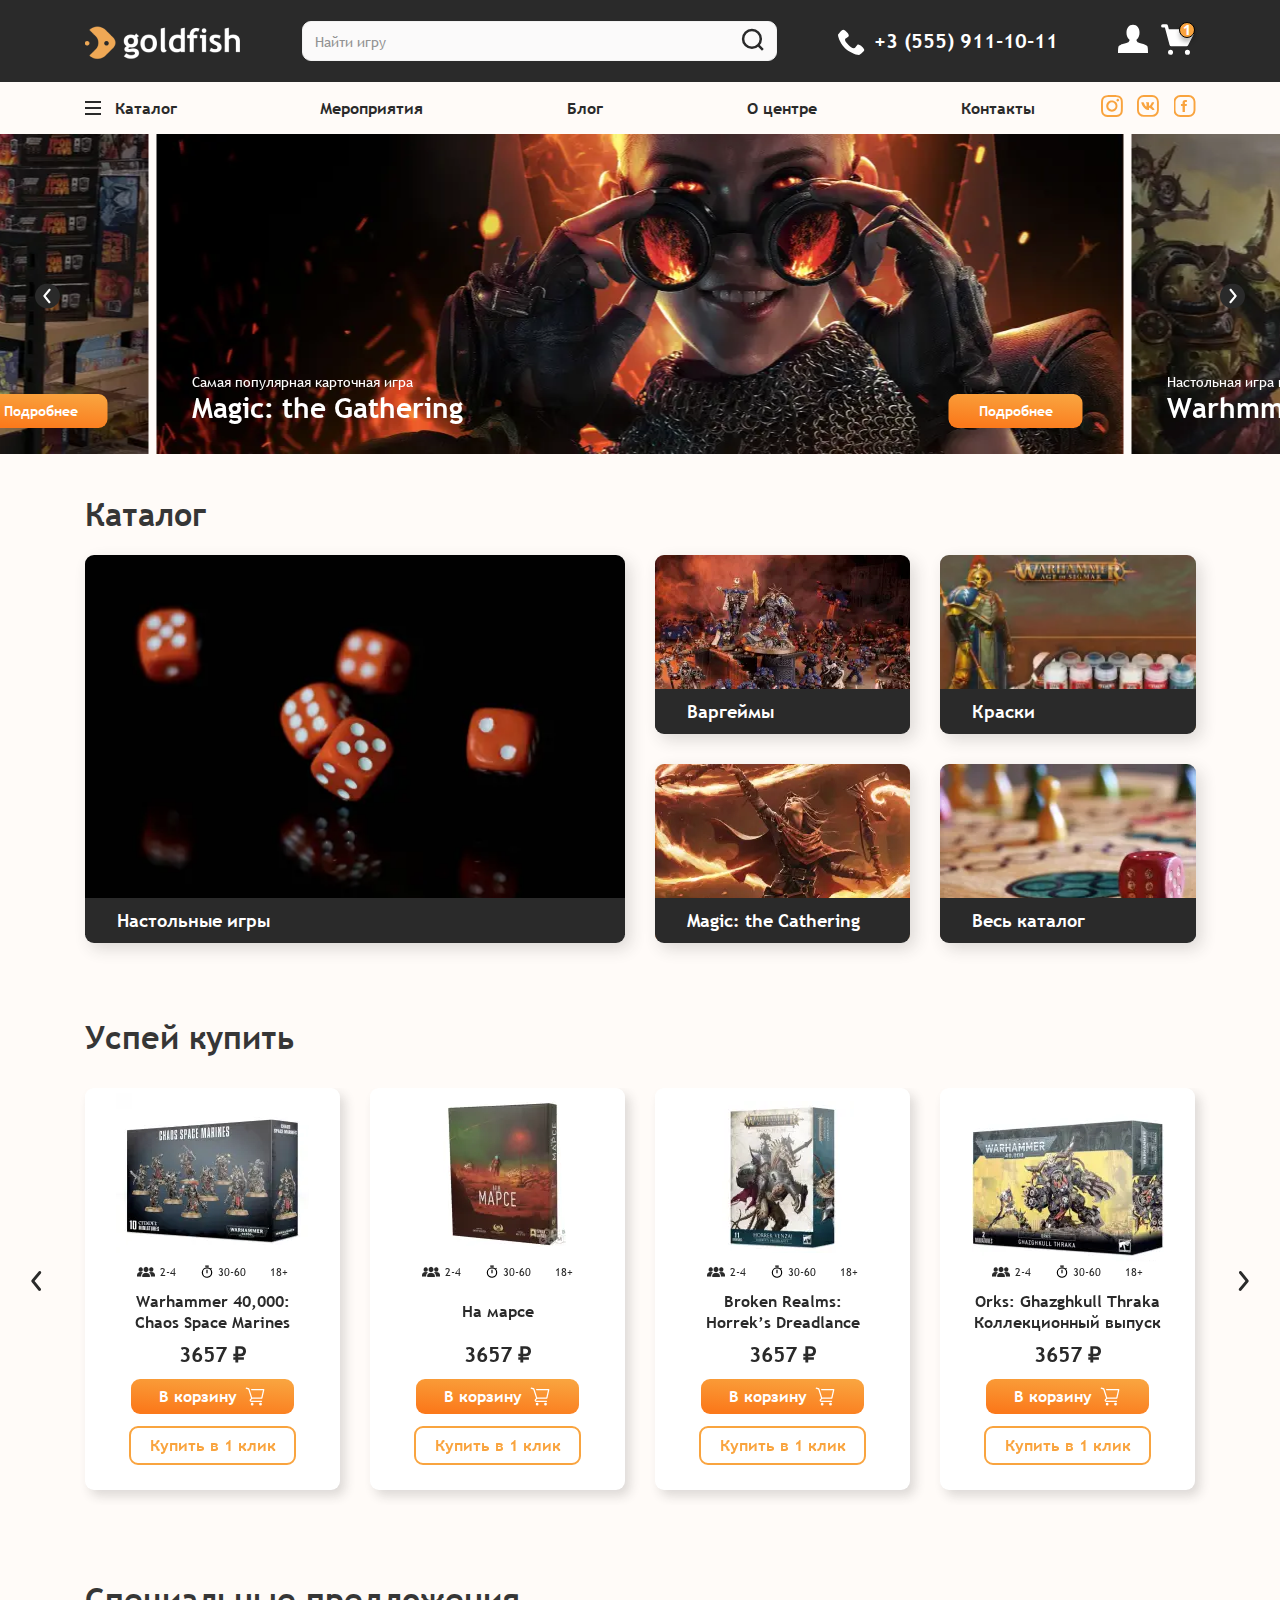
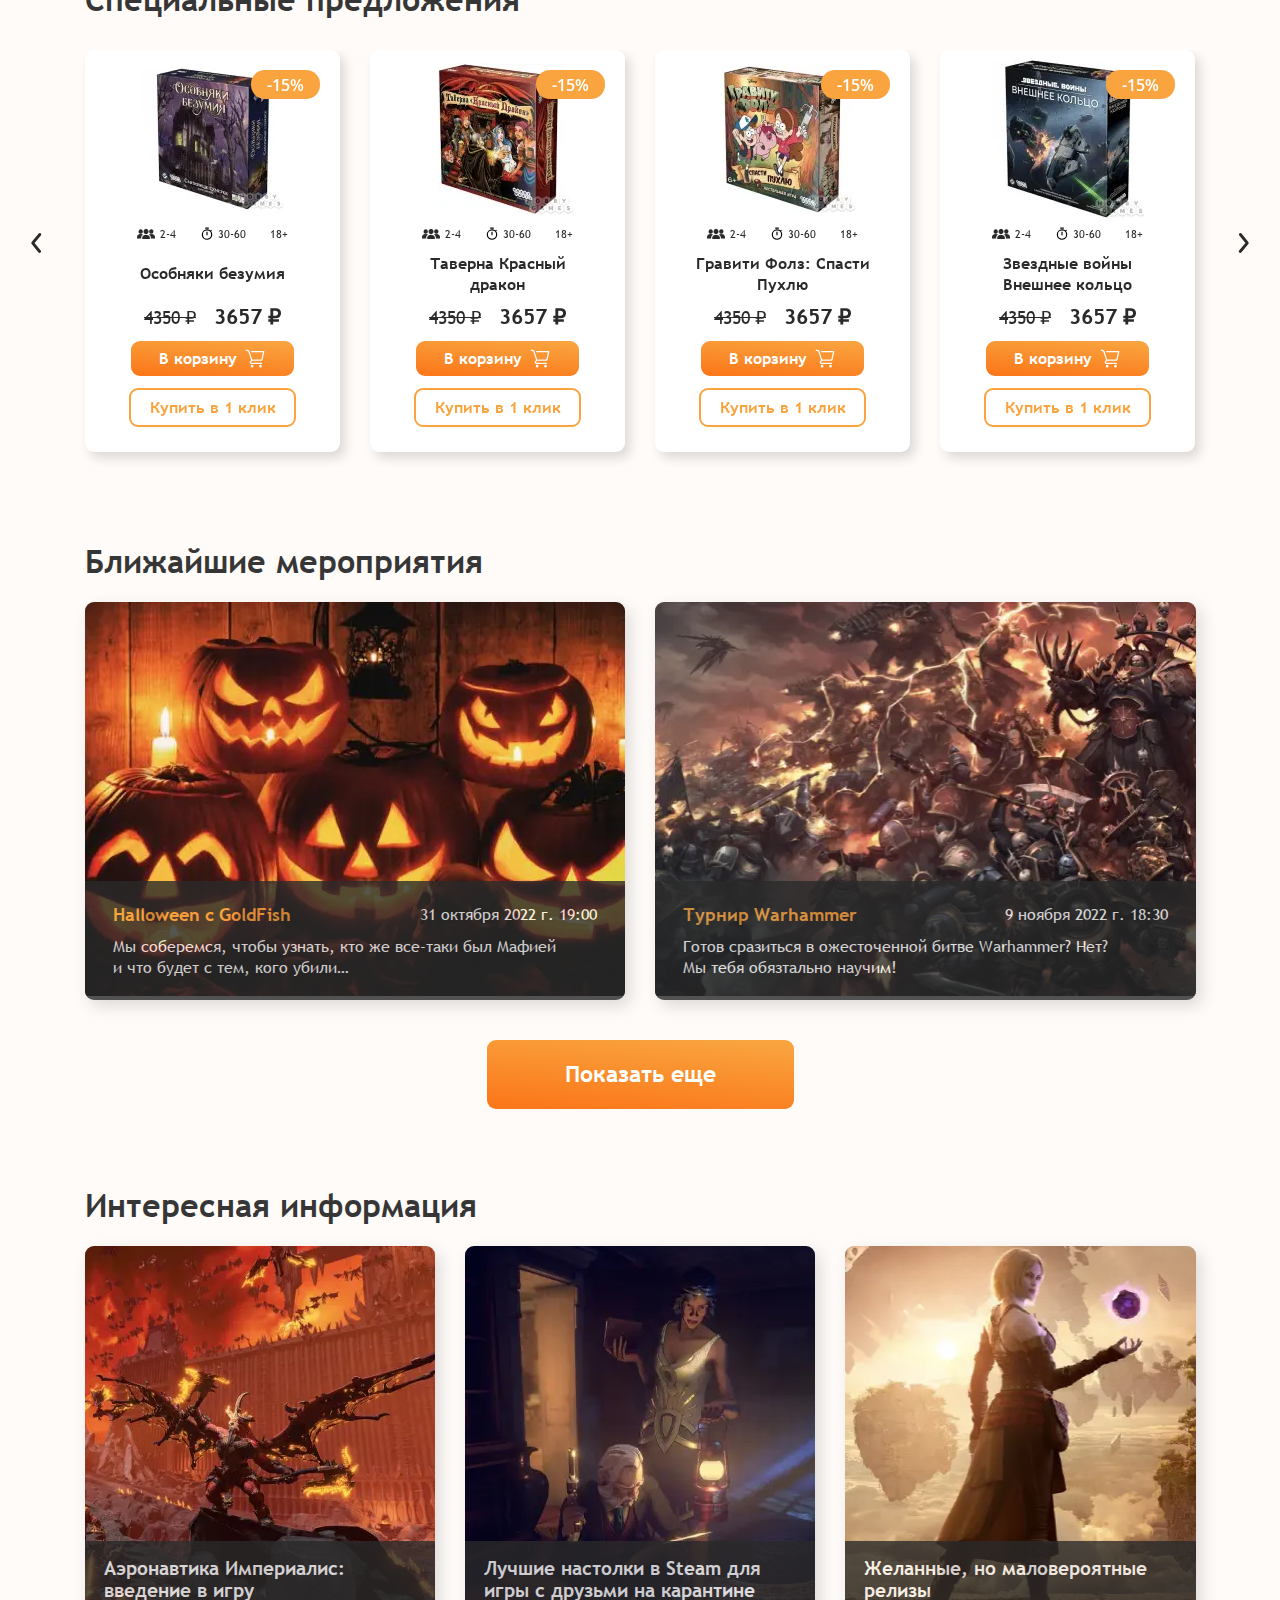
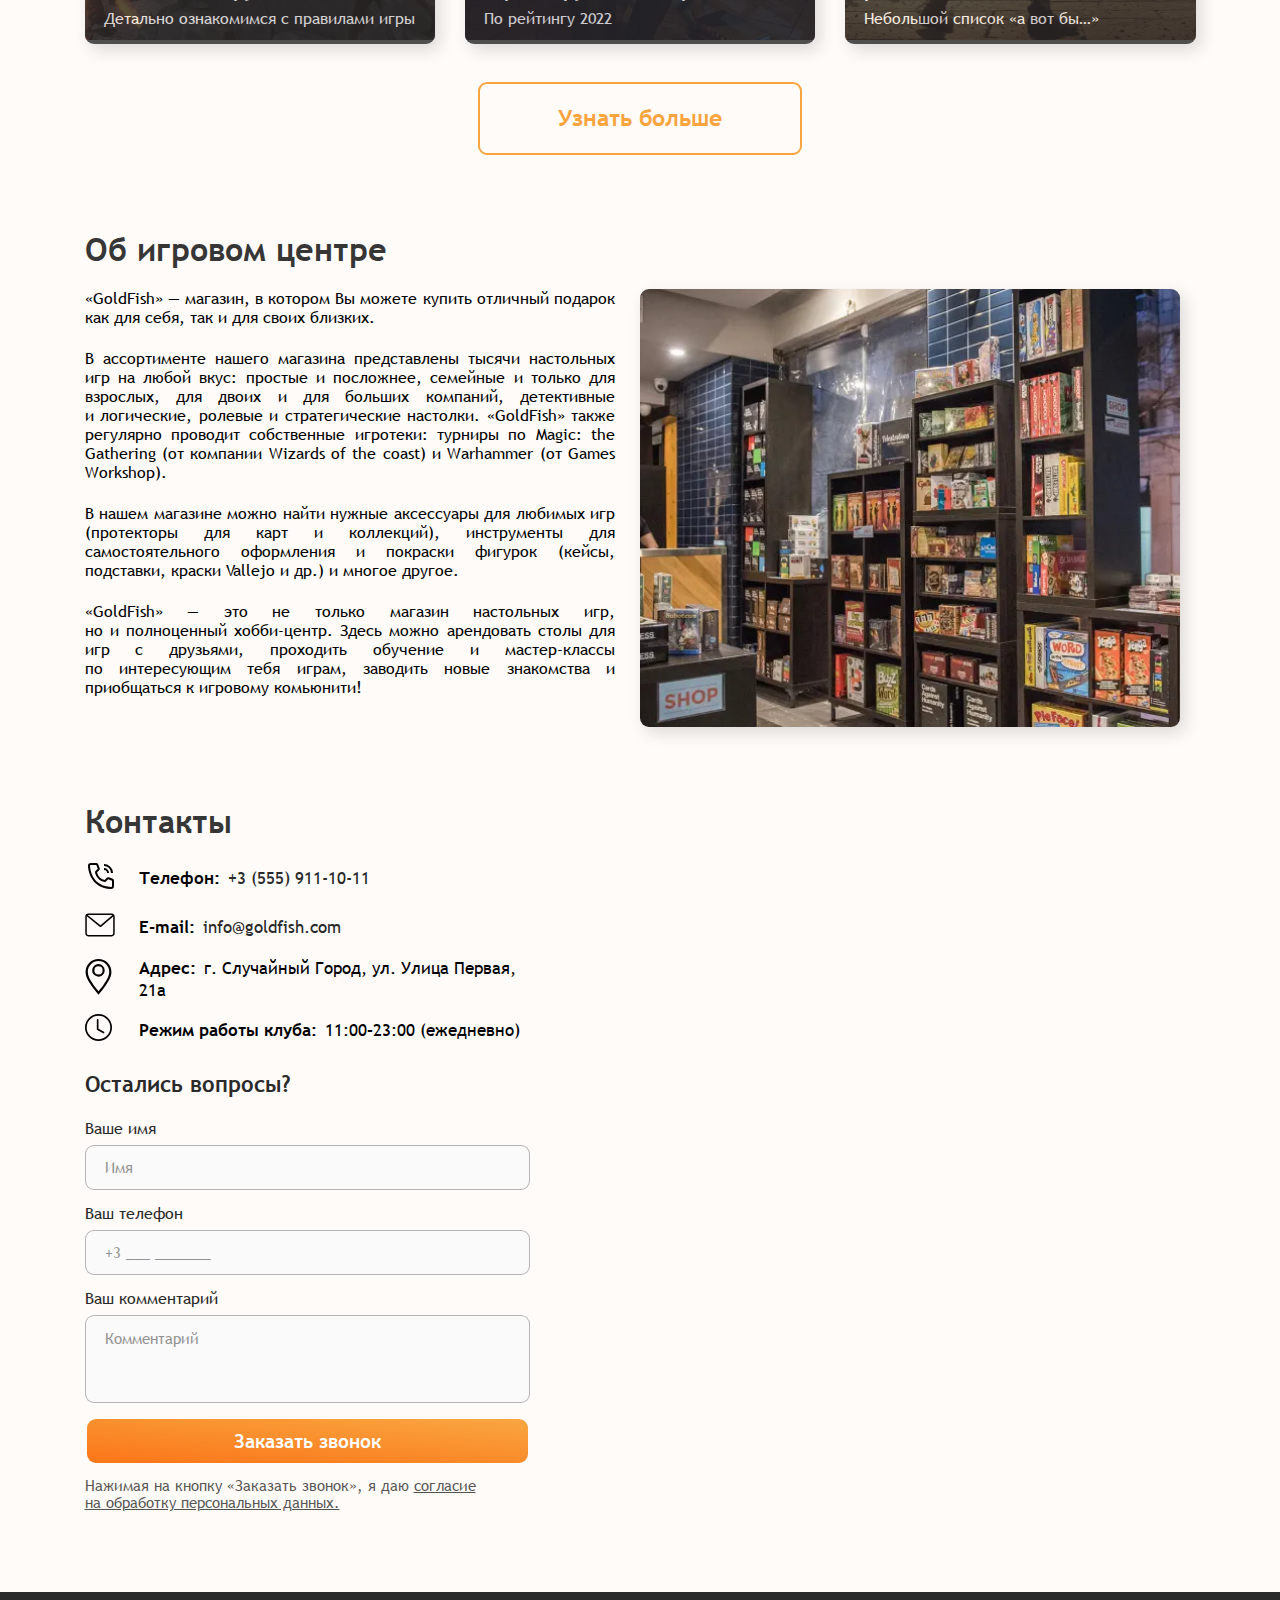
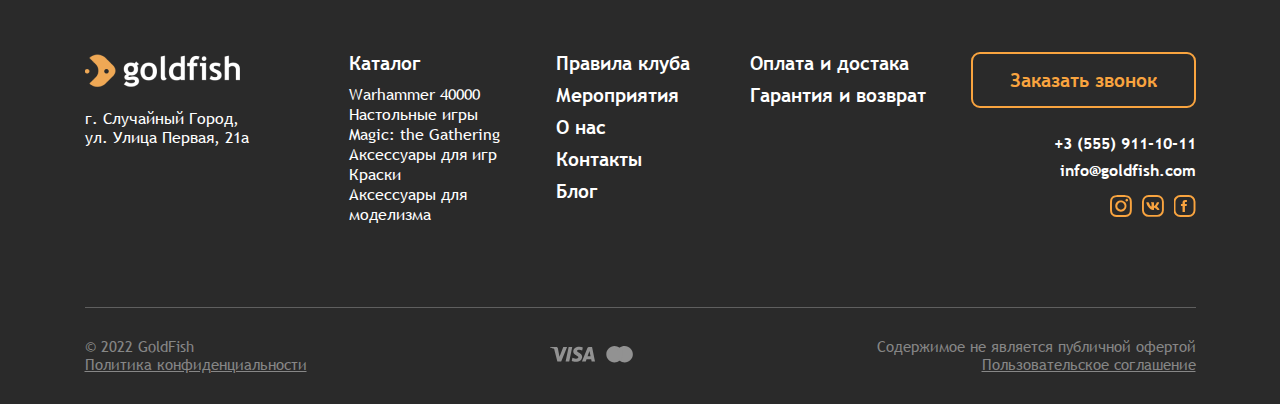
<file: index.html>
<!DOCTYPE html><html lang="ru" class="page"><head><meta charset="UTF-8"><meta name="viewport" content="width=device-width,initial-scale=1"><link rel="shortcut icon" href="favicon.ico" type="image/x-icon"><meta http-equiv="X-UA-Compatible" content="ie=edge"><meta name="theme-color" content="#111111"><title>GoldFish</title><link rel="preload" href="fonts/TrebuchetMS-Regular.woff2" as="font" type="font/woff2" crossorigin><link rel="preload" href="fonts/TrebuchetMS-Bold.woff2" as="font" type="font/woff2" crossorigin><link rel="preload" href="fonts/OpenSans-Bold.woff2" as="font" type="font/woff2" crossorigin><link rel="preload" href="fonts/OpenSans-Regular.woff2" as="font" type="font/woff2" crossorigin><link rel="preload" href="fonts/OpenSans-SemiBold.woff2" as="font" type="font/woff2" crossorigin><link rel="stylesheet" href="css/vendor.css"><link rel="stylesheet" href="css/main.css"><script defer="defer" src="js/main.js"></script></head><body class="page__body"><div class="site-container"><header class="header"><div class="overlay"></div><div class="header__top"><div class="container header__container"><div class="mobile-menu"><div class="header_bar"><div class="mobile-toggle"><svg xmlns="http://www.w3.org/2000/svg" xmlns:xlink="http://www.w3.org/1999/xlink" viewBox="0 0 48 48" focusable="false"><g><rect x="15" y="16" width="16" height="2"></rect><rect x="15" y="23" width="16" height="2"></rect><rect x="15" y="30" width="16" height="2"></rect></g></svg></div></div><nav class="primary-nav"><ul><li><a href="catalog-page.html">Настольные игры</a><span class="item-toggle-button">Toggle</span><div class="secondary-nav"><ul><li><a href="catalog-page.html">Warcry (49)</a></li><li><a href="catalog-page.html">Nercomunda (21)</a></li><li><a href="catalog-page.html">Lord of the Rings (16)</a></li><li><a href="catalog-page.html">Blood Bowl (28)</a></li><li><a href="catalog-page.html">Titanicus (4)</a></li><li><a href="catalog-page.html">Warcry (49)</a></li><li><a href="catalog-page.html">Warhammer: Underworlds (22)</a></li><li><a href="catalog-page.html">Killtem (4)</a></li></ul></div></li><li><a href="catalog-page.html">Warhammer 40000</a> <span class="item-toggle-button">Toggle</span><div class="secondary-nav"><ul><li><a href="catalog-page.html">Warcry (49)</a></li><li><a href="catalog-page.html">Nercomunda (21)</a></li><li><a href="catalog-page.html">Lord of the Rings (16)</a></li><li><a href="catalog-page.html">Blood Bowl (28)</a></li><li><a href="catalog-page.html">Titanicus (4)</a></li><li><a href="catalog-page.html">Warcry (49)</a></li><li><a href="catalog-page.html">Warhammer: Underworlds (22)</a></li><li><a href="catalog-page.html">Killtem (4)</a></li></ul></div></li><li><a href="catalog-page.html">Magic: the Gathering</a> <span class="item-toggle-button">Toggle</span><div class="secondary-nav"><ul><li><a href="catalog-page.html">Warcry (49)</a></li><li><a href="catalog-page.html">Nercomunda (21)</a></li><li><a href="catalog-page.html">Lord of the Rings (16)</a></li><li><a href="catalog-page.html">Blood Bowl (28)</a></li><li><a href="catalog-page.html">Titanicus (4)</a></li><li><a href="catalog-page.html">Warcry (49)</a></li><li><a href="catalog-page.html">Warhammer: Underworlds (22)</a></li><li><a href="catalog-page.html">Killtem (4)</a></li></ul></div></li><li><a href="catalog-page.html">Аксессуары для игр</a> <span class="item-toggle-button">Toggle</span><div class="secondary-nav"><ul><li><a href="catalog-page.html">Warcry (49)</a></li><li><a href="catalog-page.html">Nercomunda (21)</a></li><li><a href="catalog-page.html">Lord of the Rings (16)</a></li><li><a href="catalog-page.html">Blood Bowl (28)</a></li><li><a href="catalog-page.html">Titanicus (4)</a></li><li><a href="catalog-page.html">Warcry (49)</a></li><li><a href="catalog-page.html">Warhammer: Underworlds (22)</a></li><li><a href="catalog-page.html">Killtem (4)</a></li></ul></div></li><li><a href="catalog-page.html">Краски</a> <span class="item-toggle-button">Toggle</span><div class="secondary-nav"><ul><li><a href="catalog-page.html">Warcry (49)</a></li><li><a href="catalog-page.html">Nercomunda (21)</a></li><li><a href="catalog-page.html">Lord of the Rings (16)</a></li><li><a href="catalog-page.html">Blood Bowl (28)</a></li><li><a href="catalog-page.html">Titanicus (4)</a></li><li><a href="catalog-page.html">Warcry (49)</a></li><li><a href="catalog-page.html">Warhammer: Underworlds (22)</a></li><li><a href="catalog-page.html">Killtem (4)</a></li></ul></div></li><li><a href="catalog-page.html">Товары для детей</a> <span class="item-toggle-button">Toggle</span><div class="secondary-nav"><ul><li><a href="catalog-page.html">Warcry (49)</a></li><li><a href="catalog-page.html">Nercomunda (21)</a></li><li><a href="catalog-page.html">Lord of the Rings (16)</a></li><li><a href="catalog-page.html">Blood Bowl (28)</a></li><li><a href="catalog-page.html">Titanicus (4)</a></li><li><a href="catalog-page.html">Warcry (49)</a></li><li><a href="catalog-page.html">Warhammer: Underworlds (22)</a></li><li><a href="catalog-page.html">Killtem (4)</a></li></ul></div></li><li><a href="catalog-page.html">Аксессуары для моделизма</a> <span class="item-toggle-button">Toggle</span><div class="secondary-nav"><ul><li><a href="catalog-page.html">Warcry (49)</a></li><li><a href="catalog-page.html">Nercomunda (21)</a></li><li><a href="catalog-page.html">Lord of the Rings (16)</a></li><li><a href="catalog-page.html">Blood Bowl (28)</a></li><li><a href="catalog-page.html">Titanicus (4)</a></li><li><a href="catalog-page.html">Warcry (49)</a></li><li><a href="catalog-page.html">Warhammer: Underworlds (22)</a></li><li><a href="catalog-page.html">Killtem (4)</a></li></ul></div></li><li><div class="divider"></div></li><li><a href="events-page.html">Мероприятия</a></li><li><a href="blog-page.html">Блог</a></li><li><a href="about-page.html">О центре</a></li><li><a href="contacts-page.html">Контакты</a></li></ul></nav></div><div class="logo header__logo"><a class="logo__link" href="index.html"><img class="logo__img" src="img/logo.png" alt="Logo"></a></div><div class="search header__search"><input class="search__input" type="text" placeholder="Найти игру"></div><div class="phone header__phone"><a class="phone__link" href="tel:+35559111011"><svg class="phone__icon"><use xlink:href="img/sprite.svg#phone"></use></svg> <span class="phone__text">+3 (555) 911-10-11</span></a></div><div class="header__profile profile"><a class="profile__user-link" href="#" data-graph-path="login-regestration"><svg class="profile__user-icon"><use xlink:href="img/sprite.svg#profile"></use></svg> </a><a class="profile__cart-link" href="cart-page.html" data-graph-path="login-pass"><svg class="profile__cart-icon"><use xlink:href="img/sprite.svg#cart"></use></svg> <span class="profile__cart-quantity">1</span></a></div></div></div><div class="header__menu"><div class="container"><nav class="header__nav nav"><div class="search nav__search"><input class="search__input" type="text" placeholder="Найти игру"></div><ul class="list-reset nav__list"><li class="nav__item nav__item--btn"><button class="btn-reset nav__btn-trigger btn-trigger nav__link"><span class="btn-trigger__line"></span> <span class="btn-trigger__text">Каталог</span></button><div class="dropdown"><div class="dropdown__btn-box"><span class="btn-box__text">Все категории</span></div><ul class="list-reset dropdown__list"><li class="dropdown__item"><a class="dropdown__link" href="catalog-page.html">Настольные игры </a><svg class="dropdown__link-icon"><use xlink:href="img/sprite.svg#arrow-right"></use></svg><div class="submenu-dropdown"><div class="submenu-dropdown__title">Настольные игры</div><ul class="list-reset submenu-dropdown__list"><li class="submenu-dropdown__item"><a class="submenu-dropdown__link" href="catalog-page.html">Warcry (49)</a></li><li class="submenu-dropdown__item"><a class="submenu-dropdown__link" href="catalog-page.html">Nercomunda (21)</a></li><li class="submenu-dropdown__item"><a class="submenu-dropdown__link" href="catalog-page.html">Lord of the Rings (16)</a></li><li class="submenu-dropdown__item"><a class="submenu-dropdown__link" href="catalog-page.html">Blood Bowl (28)</a></li><li class="submenu-dropdown__item"><a class="submenu-dropdown__link" href="catalog-page.html">Titanicus (4)</a></li><li class="submenu-dropdown__item"><a class="submenu-dropdown__link" href="catalog-page.html">Warcry (49)</a></li><li class="submenu-dropdown__item"><a class="submenu-dropdown__link" href="catalog-page.html">Warhammer: Underworlds (22)</a></li><li class="submenu-dropdown__item"><a class="submenu-dropdown__link" href="catalog-page.html">Killtem (4)</a></li></ul></div></li><li class="dropdown__item"><a class="dropdown__link" href="catalog-page.html">Warhammer 40000 </a><svg class="dropdown__link-icon"><use xlink:href="img/sprite.svg#arrow-right"></use></svg><div class="submenu-dropdown"><div class="submenu-dropdown__title">Warhammer 40000</div><ul class="list-reset submenu-dropdown__list"><li class="submenu-dropdown__item"><a class="submenu-dropdown__link" href="catalog-page.html">Альтернативные миниатюры (69)</a></li><li class="submenu-dropdown__item"><a class="submenu-dropdown__link" href="catalog-page.html">Warhammer 40k (400)</a></li><li class="submenu-dropdown__item"><a class="submenu-dropdown__link" href="catalog-page.html">Age of Sigmar (263)</a></li><li class="submenu-dropdown__item"><a class="submenu-dropdown__link" href="catalog-page.html">Warcry (49)</a></li><li class="submenu-dropdown__item"><a class="submenu-dropdown__link" href="catalog-page.html">Nercomunda (21)</a></li><li class="submenu-dropdown__item"><a class="submenu-dropdown__link" href="catalog-page.html">Lord of the Rings (16)</a></li><li class="submenu-dropdown__item"><a class="submenu-dropdown__link" href="catalog-page.html">Blood Bowl (28)</a></li><li class="submenu-dropdown__item"><a class="submenu-dropdown__link" href="catalog-page.html">Titanicus (4)</a></li><li class="submenu-dropdown__item"><a class="submenu-dropdown__link" href="catalog-page.html">Warcry (49)</a></li><li class="submenu-dropdown__item"><a class="submenu-dropdown__link" href="catalog-page.html">Warhammer: Underworlds (22)</a></li><li class="submenu-dropdown__item"><a class="submenu-dropdown__link" href="catalog-page.html">Killtem (4)</a></li></ul></div></li><li class="dropdown__item"><a class="dropdown__link" href="catalog-page.html">Magic: the Gathering </a><svg class="dropdown__link-icon"><use xlink:href="img/sprite.svg#arrow-right"></use></svg><div class="submenu-dropdown"><div class="submenu-dropdown__title">Magic: the Gathering</div><ul class="list-reset submenu-dropdown__list"><li class="submenu-dropdown__item"><a class="submenu-dropdown__link" href="catalog-page.html">Альтернативные миниатюры (69)</a></li><li class="submenu-dropdown__item"><a class="submenu-dropdown__link" href="catalog-page.html">Warhammer 40k (400)</a></li><li class="submenu-dropdown__item"><a class="submenu-dropdown__link" href="catalog-page.html">Age of Sigmar (263)</a></li><li class="submenu-dropdown__item"><a class="submenu-dropdown__link" href="catalog-page.html">Nercomunda (21)</a></li><li class="submenu-dropdown__item"><a class="submenu-dropdown__link" href="catalog-page.html">Lord of the Rings (16)</a></li><li class="submenu-dropdown__item"><a class="submenu-dropdown__link" href="catalog-page.html">Blood Bowl (28)</a></li><li class="submenu-dropdown__item"><a class="submenu-dropdown__link" href="catalog-page.html">Titanicus (4)</a></li><li class="submenu-dropdown__item"><a class="submenu-dropdown__link" href="catalog-page.html">Warcry (49)</a></li><li class="submenu-dropdown__item"><a class="submenu-dropdown__link" href="catalog-page.html">Warhammer: Underworlds (22)</a></li><li class="submenu-dropdown__item"><a class="submenu-dropdown__link" href="catalog-page.html">Killtem (4)</a></li><li class="submenu-dropdown__item"><a class="submenu-dropdown__link" href="catalog-page.html">Warcry (49)</a></li><li class="submenu-dropdown__item"><a class="submenu-dropdown__link" href="catalog-page.html">Warhammer: Underworlds (22)</a></li><li class="submenu-dropdown__item"><a class="submenu-dropdown__link" href="catalog-page.html">Killtem (4)</a></li></ul></div></li><li class="dropdown__item"><a class="dropdown__link" href="catalog-page.html">Аксессуары для игр </a><svg class="dropdown__link-icon"><use xlink:href="img/sprite.svg#arrow-right"></use></svg><div class="submenu-dropdown"><div class="submenu-dropdown__title">Аксессуары для игр</div><ul class="list-reset submenu-dropdown__list"><li class="submenu-dropdown__item"><a class="submenu-dropdown__link" href="catalog-page.html">Age of Sigmar (263)</a></li><li class="submenu-dropdown__item"><a class="submenu-dropdown__link" href="catalog-page.html">Nercomunda (21)</a></li><li class="submenu-dropdown__item"><a class="submenu-dropdown__link" href="catalog-page.html">Lord of the Rings (16)</a></li><li class="submenu-dropdown__item"><a class="submenu-dropdown__link" href="catalog-page.html">Blood Bowl (28)</a></li><li class="submenu-dropdown__item"><a class="submenu-dropdown__link" href="catalog-page.html">Titanicus (4)</a></li><li class="submenu-dropdown__item"><a class="submenu-dropdown__link" href="catalog-page.html">Warcry (49)</a></li><li class="submenu-dropdown__item"><a class="submenu-dropdown__link" href="catalog-page.html">Warhammer: Underworlds (22)</a></li><li class="submenu-dropdown__item"><a class="submenu-dropdown__link" href="catalog-page.html">Killtem (4)</a></li></ul></div></li><li class="dropdown__item"><a class="dropdown__link" href="catalog-page.html">Краски </a><svg class="dropdown__link-icon"><use xlink:href="img/sprite.svg#arrow-right"></use></svg><div class="submenu-dropdown"><div class="submenu-dropdown__title">Краски</div><ul class="list-reset submenu-dropdown__list"><li class="submenu-dropdown__item"><a class="submenu-dropdown__link" href="catalog-page.html">Age of Sigmar (263)</a></li><li class="submenu-dropdown__item"><a class="submenu-dropdown__link" href="catalog-page.html">Nercomunda (21)</a></li><li class="submenu-dropdown__item"><a class="submenu-dropdown__link" href="catalog-page.html">Lord of the Rings (16)</a></li><li class="submenu-dropdown__item"><a class="submenu-dropdown__link" href="catalog-page.html">Blood Bowl (28)</a></li><li class="submenu-dropdown__item"><a class="submenu-dropdown__link" href="catalog-page.html">Titanicus (4)</a></li><li class="submenu-dropdown__item"><a class="submenu-dropdown__link" href="catalog-page.html">Warcry (49)</a></li><li class="submenu-dropdown__item"><a class="submenu-dropdown__link" href="catalog-page.html">Warhammer: Underworlds (22)</a></li><li class="submenu-dropdown__item"><a class="submenu-dropdown__link" href="catalog-page.html">Killtem (4)</a></li></ul></div></li><li class="dropdown__item"><a class="dropdown__link" href="catalog-page.html">Товары для детей </a><svg class="dropdown__link-icon"><use xlink:href="img/sprite.svg#arrow-right"></use></svg><div class="submenu-dropdown"><div class="submenu-dropdown__title">Товары для детей</div><ul class="list-reset submenu-dropdown__list"><li class="submenu-dropdown__item"><a class="submenu-dropdown__link" href="catalog-page.html">Warhammer 40k (400)</a></li><li class="submenu-dropdown__item"><a class="submenu-dropdown__link" href="catalog-page.html">Age of Sigmar (263)</a></li><li class="submenu-dropdown__item"><a class="submenu-dropdown__link" href="catalog-page.html">Nercomunda (21)</a></li><li class="submenu-dropdown__item"><a class="submenu-dropdown__link" href="catalog-page.html">Lord of the Rings (16)</a></li><li class="submenu-dropdown__item"><a class="submenu-dropdown__link" href="catalog-page.html">Blood Bowl (28)</a></li><li class="submenu-dropdown__item"><a class="submenu-dropdown__link" href="catalog-page.html">Titanicus (4)</a></li><li class="submenu-dropdown__item"><a class="submenu-dropdown__link" href="catalog-page.html">Warcry (49)</a></li><li class="submenu-dropdown__item"><a class="submenu-dropdown__link" href="catalog-page.html">Warhammer: Underworlds (22)</a></li><li class="submenu-dropdown__item"><a class="submenu-dropdown__link" href="catalog-page.html">Killtem (4)</a></li><li class="submenu-dropdown__item"><a class="submenu-dropdown__link" href="catalog-page.html">Warcry (49)</a></li><li class="submenu-dropdown__item"><a class="submenu-dropdown__link" href="catalog-page.html">Warhammer: Underworlds (22)</a></li><li class="submenu-dropdown__item"><a class="submenu-dropdown__link" href="catalog-page.html">Killtem (4)</a></li></ul></div></li><li class="dropdown__item"><a class="dropdown__link" href="catalog-page.html">Аксессуары для моделизма </a><svg class="dropdown__link-icon"><use xlink:href="img/sprite.svg#arrow-right"></use></svg><div class="submenu-dropdown"><div class="submenu-dropdown__title">Аксессуары для моделизма</div><ul class="list-reset submenu-dropdown__list"><li class="submenu-dropdown__item"><a class="submenu-dropdown__link" href="catalog-page.html">Age of Sigmar (263)</a></li><li class="submenu-dropdown__item"><a class="submenu-dropdown__link" href="catalog-page.html">Nercomunda (21)</a></li><li class="submenu-dropdown__item"><a class="submenu-dropdown__link" href="catalog-page.html">Lord of the Rings (16)</a></li><li class="submenu-dropdown__item"><a class="submenu-dropdown__link" href="catalog-page.html">Blood Bowl (28)</a></li><li class="submenu-dropdown__item"><a class="submenu-dropdown__link" href="catalog-page.html">Titanicus (4)</a></li><li class="submenu-dropdown__item"><a class="submenu-dropdown__link" href="catalog-page.html">Warcry (49)</a></li><li class="submenu-dropdown__item"><a class="submenu-dropdown__link" href="catalog-page.html">Warhammer: Underworlds (22)</a></li><li class="submenu-dropdown__item"><a class="submenu-dropdown__link" href="catalog-page.html">Killtem (4)</a></li><li class="submenu-dropdown__item"><a class="submenu-dropdown__link" href="catalog-page.html">Warcry (49)</a></li><li class="submenu-dropdown__item"><a class="submenu-dropdown__link" href="catalog-page.html">Warhammer: Underworlds (22)</a></li><li class="submenu-dropdown__item"><a class="submenu-dropdown__link" href="catalog-page.html">Killtem (4)</a></li></ul></div></li></ul></div></li><li class="nav__item"><a href="events-page.html" class="nav__link">Мероприятия</a></li><li class="nav__item"><a href="blog-page.html" class="nav__link">Блог</a></li><li class="nav__item"><a href="about-page.html" class="nav__link">О центре</a></li><li class="nav__item"><a href="contacts-page.html" class="nav__link">Контакты</a></li></ul><div class="header__social social"><ul class="list-reset social__list"><li class="social__item"><a href="#" class="social__link"><img class="social__icon social__icon--instagram" src="img/instagram.svg" alt="instagram"></a></li><li class="social__item"><a href="#" class="social__link"><img class="social__icon social__icon--vk" src="img/vk.svg" alt="vk"></a></li><li class="social__item"><a href="#" class="social__link"><img class="social__icon social__icon--facebook" src="img/facebook.svg" alt="facebook"></a></li></ul></div></nav></div></div><div class="graph-modal modal-window login-regestration"><div class="graph-modal__container" role="dialog" aria-modal="true" data-graph-target="login-regestration"><button class="btn-reset js-modal-close graph-modal__close" aria-label="Закрыть модальное окно"></button><div class="graph-modal__content"><form action="#" class="modal-window__form login-regestration-form"><h4 class="modal-window__title">Войдите или зарегистрируйтесь</h4><div class="modal-window__tabs modal-window-tabs"><div class="tabs" data-tabs="login-regestration-tabs"><ul class="tabs__nav"><li class="tabs__nav-item"><button class="btn-reset tabs__nav-btn" type="button">Вход</button></li><li class="tabs__nav-item"><button class="btn-reset tabs__nav-btn" type="button">Регистрация</button></li></ul><div class="tabs__content"><div class="tabs__panel"><div class="login-regestration-sms login-regestration-sms--visible"><label class="modal-window__label">Телефон: <input type="text" name="Телефон" class="input-reset modal-window__input input-tel" placeholder="+7 ___ _______"></label> <button type="button" class="btn-reset modal-window__link modal-window__switch-btn modal-window__switch-btn--pass">Войти с помощью пароля</button><div class="modal-window__social social-modal"><div class="social-modal__label">Войти через аккаунт социальной сети</div><div class="social-modal__items"><div class="social-modal__item"><svg class="social-modal__icon social-modal__icon--facebook"><use xlink:href="img/sprite.svg#facebook"></use></svg></div><div class="social-modal__item"><svg class="social-modal__icon social-modal__icon--vk"><use xlink:href="img/sprite.svg#vk"></use></svg></div></div></div><div class="tabs__footer"><button type="button" class="btn-reset btn btn-acc modal-window__btn login-sms-btn">Получить код в SMS</button></div></div><div class="login-regestration-pass"><label class="modal-window__label">Телефон: <input type="text" name="Телефон" class="input-reset modal-window__input input-tel" placeholder="+7 ___ _______"></label> <label class="modal-window__label">Пароль: <input type="password" name="Пароль" class="input-reset modal-window__input input-pass" placeholder="Пароль"> <a href="#" class="modal-window__forgot-pass">Забыли пароль?</a></label> <button type="button" class="btn-reset modal-window__link modal-window__switch-btn modal-window__switch-btn--sms">Войти с помощью SMS подтверждения</button><div class="modal-window__social social-modal"><div class="social-modal__label">Войти через аккаунт социальной сети</div><div class="social-modal__items"><div class="social-modal__item"><svg class="social-modal__icon social-modal__icon--facebook"><use xlink:href="img/sprite.svg#facebook"></use></svg></div><div class="social-modal__item"><svg class="social-modal__icon social-modal__icon--vk"><use xlink:href="img/sprite.svg#vk"></use></svg></div></div></div><div class="tabs__footer"><button type="button" class="btn-reset btn btn-acc modal-window__btn login-btn">Войти</button></div></div></div><div class="tabs__panel"><label class="modal-window__label">Имя: <input type="text" name="Имя" class="input-reset modal-window__input input-name" placeholder="Имя"></label> <label class="modal-window__label">Фамилия: <input type="text" name="Фамилия" class="input-reset modal-window__input input-surname" placeholder="Фамилия"></label> <label class="modal-window__label">E-mail или телефон: <input type="text" name="E-mail или телефон" class="input-reset modal-window__input input-email-or-tel" placeholder="E-mail или телефон"></label> <label class="modal-window__label">Пароль:<span>мининум 6 символов</span> <input type="password" name="Пароль" class="input-reset modal-window__input input-pass" placeholder="Пароль"></label><div class="tabs__footer footer-tabs"><div class="footer-tabs__item"><label class="footer-tabs__checkbox custom-checkbox"><input type="checkbox" class="custom-checkbox__field"> <span class="custom-checkbox__content"></span></label><div class="footer-tabs__text">Я согласен с <a href="#">политикой конфиденциальности</a> и с <a href="#">обработкой персональных данных</a></div></div><div class="footer-tabs__item"><label class="footer-tabs__checkbox custom-checkbox"><input type="checkbox" class="custom-checkbox__field"> <span class="custom-checkbox__content"></span></label><div class="footer-tabs__text">Я хочу получать новости и узнавать об акциях первым</div></div><button type="button" class="btn-reset btn btn-acc modal-window__btn login-sms-btn">Зарегистрироваться</button></div></div></div></div></div></form></div></div></div></header><main class="main"><section class="hero"><div class="hero__container"><h1 class="visually-hidden">Slider on main page</h1><div class="swiper hero-slider"><div class="swiper-wrapper"><div class="swiper-slide hero-slider__item"><div class="hero-slider__content"><picture><source srcset="img/hero-slider/1.webp" type="image/webp"><img loading="lazy" src="img/hero-slider/1.jpg" class="hero-image" width="967" height="320" alt="Magic: the Gathering"></picture><span class="hero-slider__descr">Самая популярная карточная игра</span><h3 class="hero-slider__title">Magic: the Gathering</h3><a class="hero-slider__link btn btn-acc" href="#">Подробнее</a></div></div><div class="swiper-slide hero-slider__item"><div class="hero-slider__content"><picture><source srcset="img/hero-slider/2.webp" type="image/webp"><img loading="lazy" src="img/hero-slider/2.jpg" class="hero-image" width="967" height="320" alt="Magic: the Gathering"></picture><span class="hero-slider__descr">Настольная игра варгейм</span><h3 class="hero-slider__title">Warhmmer games</h3><a class="hero-slider__link btn btn-acc" href="#">Подробнее</a></div></div><div class="swiper-slide hero-slider__item"><div class="hero-slider__content"><picture><source srcset="img/hero-slider/3.webp" type="image/webp"><img loading="lazy" src="img/hero-slider/3.jpg" class="hero-image" width="967" height="320" alt="Magic: the Gathering"></picture><span class="hero-slider__descr">Попробуй игры разных жанров</span><h3 class="hero-slider__title">Весь католог</h3><a class="hero-slider__link btn btn-acc" href="#">Подробнее</a></div></div></div><div class="hero-slider__pagination"></div><button class="btn-reset hero-slider__btn hero-slider__btn--prev" aria-label="prev"></button> <button class="btn-reset hero-slider__btn hero-slider__btn--next" aria-label="next"></button></div></div></section><section class="section-offset catalog"><div class="container catalog__container"><h2 class="title catalog__title">Каталог</h2><div class="catalog__content"><div class="catalog__item catalog__item--big"><a class="catalog__item-link" href="catalog-page.html"><picture><source srcset="img/cat-1.webp" type="image/webp"><img loading="lazy" src="img/cat-1.jpg" class="catalog__image" width="540" height="380" alt="cat-1"></picture><div class="catalog__item-bottom"><h5 class="catalog__item-title">Настольные игры</h5></div></a></div><div class="catalog__item"><a class="catalog__item-link" href="catalog-page.html"><picture><source srcset="img/cat-2.webp" type="image/webp"><img loading="lazy" src="img/cat-2.jpg" class="catalog__image" width="255" height="175" alt="cat-2"></picture><div class="catalog__item-bottom"><h5 class="catalog__item-title">Варгеймы</h5></div></a></div><div class="catalog__item"><a class="catalog__item-link" href="catalog-page.html"><picture><source srcset="img/cat-3.webp" type="image/webp"><img loading="lazy" src="img/cat-3.jpg" class="catalog__image" width="255" height="175" alt="cat-3"></picture><div class="catalog__item-bottom"><h5 class="catalog__item-title">Краски</h5></div></a></div><div class="catalog__item"><a class="catalog__item-link" href="catalog-page.html"><picture><source srcset="img/cat-4.webp" type="image/webp"><img loading="lazy" src="img/cat-4.jpg" class="catalog__image" width="255" height="175" alt="cat-4"></picture><div class="catalog__item-bottom"><h5 class="catalog__item-title">Magic: the Cathering</h5></div></a></div><div class="catalog__item"><a class="catalog__item-link" href="catalog-page.html"><picture><source srcset="img/cat-5.webp" type="image/webp"><img loading="lazy" src="img/cat-5.jpg" class="catalog__image" width="255" height="175" alt="cat-5"></picture><div class="catalog__item-bottom"><h5 class="catalog__item-title">Весь каталог</h5></div></a></div></div></div></section><section class="section-offset hot"><div class="container"><h2 class="title hot__title">Успей купить</h2></div><div class="container-fluid hot__container"><button class="btn-reset product-slider__btn product-slider__btn--prev hot-slider__btn--prev" aria-label="prev"></button> <button class="btn-reset product-slider__btn product-slider__btn--next hot-slider__btn--next" aria-label="next"></button><div class="swiper product-slider hot-slider"><div class="swiper-wrapper"><div class="swiper-slide product-slider__item"><div class="product-slider__item-container"><article class="product hot__product"><div class="product__img"><a class="product__link" href="product-page.html"><picture><source srcset="img/products/p-1.webp" type="image/webp"><img loading="lazy" src="img/products/p-1.png" class="product__image" alt="image"></picture></a></div><div class="product__body"><div class="product__spec product-spec"><div class="product-spec__grup"><img loading="lazy" class="product-spec__grup-img" src="img/grup.png" width="18" height="18" alt="icon"> <span class="product-spec__text">2-4</span></div><div class="product-spec__time"><svg class="product-spec__time-icon" width="14" height="14"><use xlink:href="img/sprite.svg#time"></use></svg> <span class="product-spec__text">30-60</span></div><div class="product-spec__pg"><span class="product-spec__text">18+</span></div></div><div class="product__title"><a class="product__link dark-link" href="product-page.html"><h3 class="product__title-text">Warhammer 40,000: Chaos Space Marines</h3></a></div><span class="product__price">3657 ₽</span> <button class="btn-reset btn btn-acc product__btn product__btn--incart"><span class="product__btn-text">В корзину</span> <svg class="product__btn-icon" width="22" height="22"><use xlink:href="img/sprite.svg#btn-cart"></use></svg></button> <button class="btn-reset btn-tr btn-tr-acc product__btn product__btn--buy"><span class="product__btn-text">Купить в 1 клик</span></button></div></article></div></div><div class="swiper-slide product-slider__item"><div class="product-slider__item-container"><article class="product hot__product"><div class="product__img"><a class="product__link" href="product-page.html"><picture><source srcset="img/products/p-2.webp" type="image/webp"><img loading="lazy" src="img/products/p-2.png" class="product__image" alt="image"></picture></a></div><div class="product__body"><div class="product__spec product-spec"><div class="product-spec__grup"><img loading="lazy" class="product-spec__grup-img" src="img/grup.png" width="18" height="18" alt="icon"> <span class="product-spec__text">2-4</span></div><div class="product-spec__time"><svg class="product-spec__time-icon" width="14" height="14"><use xlink:href="img/sprite.svg#time"></use></svg> <span class="product-spec__text">30-60</span></div><div class="product-spec__pg"><span class="product-spec__text">18+</span></div></div><div class="product__title"><a class="product__link dark-link" href="product-page.html"><h3 class="product__title-text">На марсе</h3></a></div><span class="product__price">3657 ₽</span> <button class="btn-reset btn btn-acc product__btn product__btn--incart"><span class="product__btn-text">В корзину</span> <svg class="product__btn-icon" width="22" height="22"><use xlink:href="img/sprite.svg#btn-cart"></use></svg></button> <button class="btn-reset btn-tr btn-tr-acc product__btn product__btn--buy"><span class="product__btn-text">Купить в 1 клик</span></button></div></article></div></div><div class="swiper-slide product-slider__item"><div class="product-slider__item-container"><article class="product hot__product"><div class="product__img"><a class="product__link" href="product-page.html"><picture><source srcset="img/products/p-3.webp" type="image/webp"><img loading="lazy" src="img/products/p-3.png" class="product__image" alt="image"></picture></a></div><div class="product__body"><div class="product__spec product-spec"><div class="product-spec__grup"><img loading="lazy" class="product-spec__grup-img" src="img/grup.png" width="18" height="18" alt="icon"> <span class="product-spec__text">2-4</span></div><div class="product-spec__time"><svg class="product-spec__time-icon" width="14" height="14"><use xlink:href="img/sprite.svg#time"></use></svg> <span class="product-spec__text">30-60</span></div><div class="product-spec__pg"><span class="product-spec__text">18+</span></div></div><div class="product__title"><a class="product__link dark-link" href="product-page.html"><h3 class="product__title-text">Broken Realms: Horrek’s Dreadlance</h3></a></div><span class="product__price">3657 ₽</span> <button class="btn-reset btn btn-acc product__btn product__btn--incart"><span class="product__btn-text">В корзину</span> <svg class="product__btn-icon" width="22" height="22"><use xlink:href="img/sprite.svg#btn-cart"></use></svg></button> <button class="btn-reset btn-tr btn-tr-acc product__btn product__btn--buy"><span class="product__btn-text">Купить в 1 клик</span></button></div></article></div></div><div class="swiper-slide product-slider__item"><div class="product-slider__item-container"><article class="product hot__product"><div class="product__img"><a class="product__link" href="product-page.html"><picture><source srcset="img/products/p-4.webp" type="image/webp"><img loading="lazy" src="img/products/p-4.png" class="product__image" alt="image"></picture></a></div><div class="product__body"><div class="product__spec product-spec"><div class="product-spec__grup"><img loading="lazy" class="product-spec__grup-img" src="img/grup.png" width="18" height="18" alt="icon"> <span class="product-spec__text">2-4</span></div><div class="product-spec__time"><svg class="product-spec__time-icon" width="14" height="14"><use xlink:href="img/sprite.svg#time"></use></svg> <span class="product-spec__text">30-60</span></div><div class="product-spec__pg"><span class="product-spec__text">18+</span></div></div><div class="product__title"><a class="product__link dark-link" href="product-page.html"><h3 class="product__title-text">Orks: Ghazghkull Thraka Коллекционный выпуск</h3></a></div><span class="product__price">3657 ₽</span> <button class="btn-reset btn btn-acc product__btn product__btn--incart"><span class="product__btn-text">В корзину</span> <svg class="product__btn-icon" width="22" height="22"><use xlink:href="img/sprite.svg#btn-cart"></use></svg></button> <button class="btn-reset btn-tr btn-tr-acc product__btn product__btn--buy"><span class="product__btn-text">Купить в 1 клик</span></button></div></article></div></div></div></div></div></section><section class="section-offset sale"><div class="container"><h2 class="title sale__title">Специальные предложения</h2></div><div class="container-fluid sale__container"><button class="btn-reset product-slider__btn product-slider__btn--prev sale-slider__btn--prev" aria-label="prev"></button> <button class="btn-reset product-slider__btn product-slider__btn--next sale-slider__btn--next" aria-label="next"></button><div class="swiper product-slider sale-slider"><div class="swiper-wrapper"><div class="swiper-slide product-slider__item"><div class="product-slider__item-container"><article class="product sale__product"><div class="product__img"><span class="sale-quantity sale-quantity--active">-15%</span> <a class="product__link dark-link" href="product-page.html"><picture><source srcset="img/products/p-5.webp" type="image/webp"><img loading="lazy" src="img/products/p-5.png" class="product__image" alt="image"></picture></a></div><div class="product__body"><div class="product__spec product-spec"><div class="product-spec__grup"><img loading="lazy" class="product-spec__grup-img" src="img/grup.png" width="18" height="18" alt="icon"> <span class="product-spec__text">2-4</span></div><div class="product-spec__time"><svg class="product-spec__time-icon" width="14" height="14"><use xlink:href="img/sprite.svg#time"></use></svg> <span class="product-spec__text">30-60</span></div><div class="product-spec__pg"><span class="product-spec__text">18+</span></div></div><div class="product__title"><a class="product__link dark-link" href="product-page.html"><h3 class="product__title-text">Особняки безумия</h3></a></div><div class="product__price"><span class="product__price--old">4350 ₽</span><span class="product__price--current">3657 ₽</span></div><button class="btn-reset btn btn-acc product__btn product__btn--incart"><span class="product__btn-text">В корзину</span> <svg class="product__btn-icon" width="22" height="22"><use xlink:href="img/sprite.svg#btn-cart"></use></svg></button> <button class="btn-reset btn-tr btn-tr-acc product__btn product__btn--buy"><span class="product__btn-text">Купить в 1 клик</span></button></div></article></div></div><div class="swiper-slide product-slider__item"><div class="product-slider__item-container"><article class="product sale__product"><div class="product__img"><span class="sale-quantity sale-quantity--active">-15%</span> <a class="product__link dark-link" href="product-page.html"><picture><source srcset="img/products/p-6.webp" type="image/webp"><img loading="lazy" src="img/products/p-6.png" class="product__image" alt="image"></picture></a></div><div class="product__body"><div class="product__spec product-spec"><div class="product-spec__grup"><img loading="lazy" class="product-spec__grup-img" src="img/grup.png" width="18" height="18" alt="icon"> <span class="product-spec__text">2-4</span></div><div class="product-spec__time"><svg class="product-spec__time-icon" width="14" height="14"><use xlink:href="img/sprite.svg#time"></use></svg> <span class="product-spec__text">30-60</span></div><div class="product-spec__pg"><span class="product-spec__text">18+</span></div></div><div class="product__title"><a class="product__link dark-link" href="product-page.html"><h3 class="product__title-text">Таверна Красный дракон</h3></a></div><div class="product__price"><span class="product__price--old">4350 ₽</span><span class="product__price--current">3657 ₽</span></div><button class="btn-reset btn btn-acc product__btn product__btn--incart"><span class="product__btn-text">В корзину</span> <svg class="product__btn-icon" width="22" height="22"><use xlink:href="img/sprite.svg#btn-cart"></use></svg></button> <button class="btn-reset btn-tr btn-tr-acc product__btn product__btn--buy"><span class="product__btn-text">Купить в 1 клик</span></button></div></article></div></div><div class="swiper-slide product-slider__item"><div class="product-slider__item-container"><article class="product sale__product"><div class="product__img"><span class="sale-quantity sale-quantity--active">-15%</span> <a class="product__link dark-link" href="product-page.html"><picture><source srcset="img/products/p-7.webp" type="image/webp"><img loading="lazy" src="img/products/p-7.png" class="product__image" alt="image"></picture></a></div><div class="product__body"><div class="product__spec product-spec"><div class="product-spec__grup"><img loading="lazy" class="product-spec__grup-img" src="img/grup.png" width="18" height="18" alt="icon"> <span class="product-spec__text">2-4</span></div><div class="product-spec__time"><svg class="product-spec__time-icon" width="14" height="14"><use xlink:href="img/sprite.svg#time"></use></svg> <span class="product-spec__text">30-60</span></div><div class="product-spec__pg"><span class="product-spec__text">18+</span></div></div><div class="product__title"><a class="product__link dark-link" href="product-page.html"><h3 class="product__title-text">Гравити Фолз: Спасти Пухлю</h3></a></div><div class="product__price"><span class="product__price--old">4350 ₽</span><span class="product__price--current">3657 ₽</span></div><button class="btn-reset btn btn-acc product__btn product__btn--incart"><span class="product__btn-text">В корзину</span> <svg class="product__btn-icon" width="22" height="22"><use xlink:href="img/sprite.svg#btn-cart"></use></svg></button> <button class="btn-reset btn-tr btn-tr-acc product__btn product__btn--buy"><span class="product__btn-text">Купить в 1 клик</span></button></div></article></div></div><div class="swiper-slide product-slider__item"><div class="product-slider__item-container"><article class="product sale__product"><div class="product__img"><span class="sale-quantity sale-quantity--active">-15%</span> <a class="product__link dark-link" href="product-page.html"><picture><source srcset="img/products/p-8.webp" type="image/webp"><img loading="lazy" src="img/products/p-8.png" class="product__image" alt="image"></picture></a></div><div class="product__body"><div class="product__spec product-spec"><div class="product-spec__grup"><img loading="lazy" class="product-spec__grup-img" src="img/grup.png" width="18" height="18" alt="icon"> <span class="product-spec__text">2-4</span></div><div class="product-spec__time"><svg class="product-spec__time-icon" width="14" height="14"><use xlink:href="img/sprite.svg#time"></use></svg> <span class="product-spec__text">30-60</span></div><div class="product-spec__pg"><span class="product-spec__text">18+</span></div></div><div class="product__title"><a class="product__link dark-link" href="product-page.html"><h3 class="product__title-text">Звездные войны Внешнее кольцо</h3></a></div><div class="product__price"><span class="product__price--old">4350 ₽</span><span class="product__price--current">3657 ₽</span></div><button class="btn-reset btn btn-acc product__btn product__btn--incart"><span class="product__btn-text">В корзину</span> <svg class="product__btn-icon" width="22" height="22"><use xlink:href="img/sprite.svg#btn-cart"></use></svg></button> <button class="btn-reset btn-tr btn-tr-acc product__btn product__btn--buy"><span class="product__btn-text">Купить в 1 клик</span></button></div></article></div></div></div></div></div></section><section class="section-offset events"><div class="container events__container"><h2 class="title events__title">Ближайшие мероприятия</h2><div class="events__content"><div class="events__item"><a class="events__item-link" href="events-one-page.html"><picture><source srcset="img/event-bg-1.webp" type="image/webp"><img loading="lazy" src="img/event-bg-1.jpg" class="events__image" width="540" height="394" alt="event-1"></picture><div class="events__item-bottom"><div class="events__item-caption"><h5 class="events__item-title">Halloween c GoldFish</h5><span class="events__item-date">31 октября 2022 г. 19:00</span></div><div class="events__item-text"><p class="events__item-prev">Мы соберемся, чтобы узнать, кто же все-таки был Мафией и что будет с тем, кого убили…</p></div></div></a></div><div class="events__item"><a class="events__item-link" href="events-one-page.html"><picture><source srcset="img/event-bg-2.webp" type="image/webp"><img loading="lazy" src="img/event-bg-2.jpg" class="events__image" width="540" height="394" alt="event-2"></picture><div class="events__item-bottom"><div class="events__item-caption"><h5 class="events__item-title">Турнир Warhammer</h5><span class="events__item-date">9 ноября 2022 г. 18:30</span></div><div class="events__item-text"><p class="events__item-prev">Готов сразиться в ожесточенной битве Warhammer? Нет? Мы тебя обязтально научим!</p></div></div></a></div></div><div class="events__footer"><a class="btn-reset events__btn btn btn-acc" href="events-page.html">Показать еще</a></div></div></section><section class="section-offset info"><div class="container info__container"><h2 class="title info__title">Интересная информация</h2><div class="info__content"><div class="info__item"><a class="info__item-link" href="blog-one-page.html"><picture><source srcset="img/info-bg-1.webp" type="image/webp"><img loading="lazy" src="img/info-bg-1.jpg" class="info__image" width="540" height="394" alt="info-1"></picture><div class="info__item-bottom"><h5 class="info__item-title">Аэронавтика Империалис: введение в игру</h5><p class="info__item-text">Детально ознакомимся с правилами игры</p></div></a></div><div class="info__item"><a class="info__item-link" href="blog-one-page.html"><picture><source srcset="img/info-bg-2.webp" type="image/webp"><img loading="lazy" src="img/info-bg-2.jpg" class="info__image" width="540" height="394" alt="info-2"></picture><div class="info__item-bottom"><h5 class="info__item-title">Лучшие настолки в Steam для игры с друзьми на карантине</h5><p class="info__item-text">По рейтингу 2022</p></div></a></div><div class="info__item"><a class="info__item-link" href="blog-one-page.html"><picture><source srcset="img/info-bg-3.webp" type="image/webp"><img loading="lazy" src="img/info-bg-3.jpg" class="info__image" width="540" height="394" alt="info-3"></picture><div class="info__item-bottom"><h5 class="info__item-title">Желанные, но маловероятные релизы</h5><p class="info__item-text">Небольшой список «а вот бы…»</p></div></a></div></div><div class="info__footer"><a class="btn-reset info__btn btn-tr btn-tr-acc" href="blog-page.html">Узнать больше</a></div></div></section><section class="section-offset about"><div class="container about__container"><h2 class="title about__title">Об игровом центре</h2><div class="about__content"><div class="about__info"><p>«GoldFish» — магазин, в котором Вы можете купить отличный подарок как для себя, так и для своих близких.</p><p>В ассортименте нашего магазина представлены тысячи настольных игр на любой вкус: простые и посложнее, семейные и только для взрослых, для двоих и для больших компаний, детективные и логические, ролевые и стратегические настолки. «GoldFish» также регулярно проводит собственные игротеки: турниры по Magic: the Gathering (от компании Wizards of the coast) и Warhammer (от Games Workshop).</p><p>В нашем магазине можно найти нужные аксессуары для любимых игр (протекторы для карт и коллекций), инструменты для самостоятельного оформления и покраски фигурок (кейсы, подставки, краски Vallejo и др.) и многое другое.</p><p>«GoldFish» — это не только магазин настольных игр, но и полноценный хобби-центр. Здесь можно арендовать столы для игр с друзьями, проходить обучение и мастер-классы по интересующим тебя играм, заводить новые знакомства и приобщаться к игровому комьюнити!</p></div><div class="about__img"><picture><source srcset="img/about-img.webp" type="image/webp"><img loading="lazy" src="img/about-img.jpg" class="about__image" width="540" height="434" alt="about image"></picture></div></div></div></section><section class="section-offset contacts"><div class="container contacts__container"><h2 class="title contacts__title">Контакты</h2><div class="contacts__content"><div class="contacts__info"><ul class="list-reset contacts__list"><li class="contacts__item contacts__item--phone"><div class="contacts__item-icon"><svg class=""><use xlink:href="img/sprite.svg#c-phone"></use></svg></div><div class="contacts__item-descr"><span class="contacts__item-title">Телефон:</span> <span class="contacts__item-text"><a class="contacts__link dark-link" href="tel:+35559111011">+3 (555) 911-10-11</a></span></div></li><li class="contacts__item contacts__item--email"><div class="contacts__item-icon"><svg class=""><use xlink:href="img/sprite.svg#letter"></use></svg></div><div class="contacts__item-descr"><span class="contacts__item-title">E-mail:</span> <span class="contacts__item-text"><a class="contacts__link dark-link" href="mailto:info@goldfish.com">info@goldfish.com</a></span></div></li><li class="contacts__item contacts__item--address"><div class="contacts__item-icon"><svg class=""><use xlink:href="img/sprite.svg#marker"></use></svg></div><div class="contacts__item-descr"><span class="contacts__item-title">Адрес:</span> <span class="contacts__item-text">г. Случайный Город, ул. Улица Первая, 21а</span></div></li><li class="contacts__item contacts__item--time"><div class="contacts__item-icon"><svg class=""><use xlink:href="img/sprite.svg#clock"></use></svg></div><div class="contacts__item-descr"><span class="contacts__item-title">Режим работы клуба:</span> <span class="contacts__item-text">11:00–23:00 (ежедневно)</span></div></li></ul></div><div class="contacts__form"><h3 class="contacts__form-title">Остались вопросы?</h3><form action="#" class="form"><label class="form__label">Ваше имя</label> <input type="text" name="Имя" class="input-reset form__input" placeholder="Имя"> <label class="form__label">Ваш телефон</label> <input type="text" name="Телефон" class="input-reset form__input" placeholder="+3 ___ _______"> <label class="form__label">Ваш комментарий</label> <textarea name="Комментарий" class="input-reset form__textarea" placeholder="Комментарий"></textarea> <button type="button" class="btn-reset form__btn btn btn-acc">Заказать звонок</button></form><div class="contacts__form-pilicy"><span>Нажимая на кнопку «Заказать звонок», я даю</span> <a href="#" class="contacts__form-policy-link"><span>согласие на обработку персональных данных.</span></a></div></div><div class="contacts__map"><iframe src="https://www.google.com/maps/embed?pb=!1m14!1m8!1m3!1d1976.7589297488585!2d2.3972801883997357!3d47.09955761582569!3m2!1i1024!2i768!4f13.1!3m3!1m2!1s0x47fa9608fb791107%3A0x7b87f2558ef37cf7!2zNSBBdi4gZCdBdWdzYm91cmcsIDE4MDAwIEJvdXJnZXMsINCk0YDQsNC90YbQuNGP!5e0!3m2!1sru!2sua!4v1678368415118!5m2!1sru!2sua" style="border:0;" allowfullscreen="" loading="lazy" referrerpolicy="no-referrer-when-downgrade"></iframe></div></div></div></section></main><footer class="footer"><div class="container footer__container"><div class="footer__top"><div class="footer__top-logo"><div class="logo footer__logo"><a class="logo__link" href="index.html"><img class="logo__img" src="img/logo.png" alt="Logo"></a></div><p class="footer__top-logo-text">г. Случайный Город,<br>ул. Улица Первая, 21а</p></div><nav class="footer__top-menu top-menu"><div class="top-menu__catalog"><a class="top-menu__catalog-link top-menu__catalog-link--title top-menu__link" href="catalog-page.html">Каталог</a><ul class="list-reset top-menu__catalog-list top-menu__list"><li class="top-menu__catalog-item"><a class="top-menu__catalog-link top-menu__link" href="catalog-page.html">Warhammer 40000</a></li><li class="top-menu__catalog-item"><a class="top-menu__catalog-link top-menu__link" href="catalog-page.html">Настольные игры</a></li><li class="top-menu__catalog-item"><a class="top-menu__catalog-link top-menu__link" href="catalog-page.html">Magic: the Gathering</a></li><li class="top-menu__catalog-item"><a class="top-menu__catalog-link top-menu__link" href="catalog-page.html">Аксессуары для игр</a></li><li class="top-menu__catalog-item"><a class="top-menu__catalog-link top-menu__link" href="catalog-page.html">Краски</a></li><li class="top-menu__catalog-item"><a class="top-menu__catalog-link top-menu__link" href="catalog-page.html">Аксессуары для моделизма</a></li></ul></div><div class="footer__menu-nav menu-nav"><ul class="list-reset menu_nav__list top-menu__list"><li class="menu-nav__item"><a class="menu-nav__link top-menu__link" href="#">Правила клуба</a></li><li class="menu-nav__item"><a class="menu-nav__link top-menu__link" href="events-page.html">Мероприятия</a></li><li class="menu-nav__item"><a class="menu-nav__link top-menu__link" href="about-page.html">О нас</a></li><li class="menu-nav__item"><a class="menu-nav__link top-menu__link" href="contacts-page.html">Контакты</a></li><li class="menu-nav__item"><a class="menu-nav__link top-menu__link" href="blog-page.html">Блог</a></li></ul></div><div class="footer__menu-info menu-info"><ul class="list-reset menu-info__list top-menu__list"><li class="menu-info__item"><a class="menu-info__link top-menu__link" href="#">Оплата и достака</a></li><li class="menu-info__item"><a class="menu-info__link top-menu__link" href="#">Гарантия и возврат</a></li></ul></div></nav><div class="footer__menu-contact menu-contact"><button class="btn-reset menu-contact__btn btn-tr btn-tr-acc">Заказать звонок</button><ul class="list-reset menu-contact__list"><li class="menu-contact__item"><a class="menu-contact__link top-menu__link" href="tel:+35559111011">+3 (555) 911-10-11</a></li><li class="menu-contact__item"><a class="menu-contact__link top-menu__link" href="mail:info@goldfish.com">info@goldfish.com</a></li></ul><div class="menu-contact__social social"><ul class="list-reset social__list"><li class="social__item"><a href="#" class="social__link"><img class="social__icon social__icon--instagram" src="img/instagram.svg" alt="instagram"></a></li><li class="social__item"><a href="#" class="social__link"><img class="social__icon social__icon--vk" src="img/vk.svg" alt="vk"></a></li><li class="social__item"><a href="#" class="social__link"><img class="social__icon social__icon--facebook" src="img/facebook.svg" alt="facebook"></a></li></ul></div></div></div><div class="footer__bottom"><div class="footer__bottom-copy bottom-copy"><p class="bottom-copy__text">© 2022 GoldFish</p><a class="bottom-copy__link" href="#">Политика конфиденциальности</a></div><div class="footer__bottom-cards bottom-cards"><ul class="list-reset bottom-cards__list"><li class="bottom-cards__item"><svg class="bottom-cards__item-icon bottom-cards__item-icon--visa"><use xlink:href="img/sprite.svg#visa"></use></svg></li><li class="bottom-cards__item"><svg class="bottom-cards__item-icon bottom-cards__item-icon--mc"><use xlink:href="img/sprite.svg#mc"></use></svg></li></ul></div><div class="footer__bottom-policy bottom-policy"><p class="bottom-policy__text">Содержимое не является публичной офертой</p><a class="bottom-policy__link" href="#">Пользовательское соглашение</a></div></div></div></footer></div></body></html>
</file>
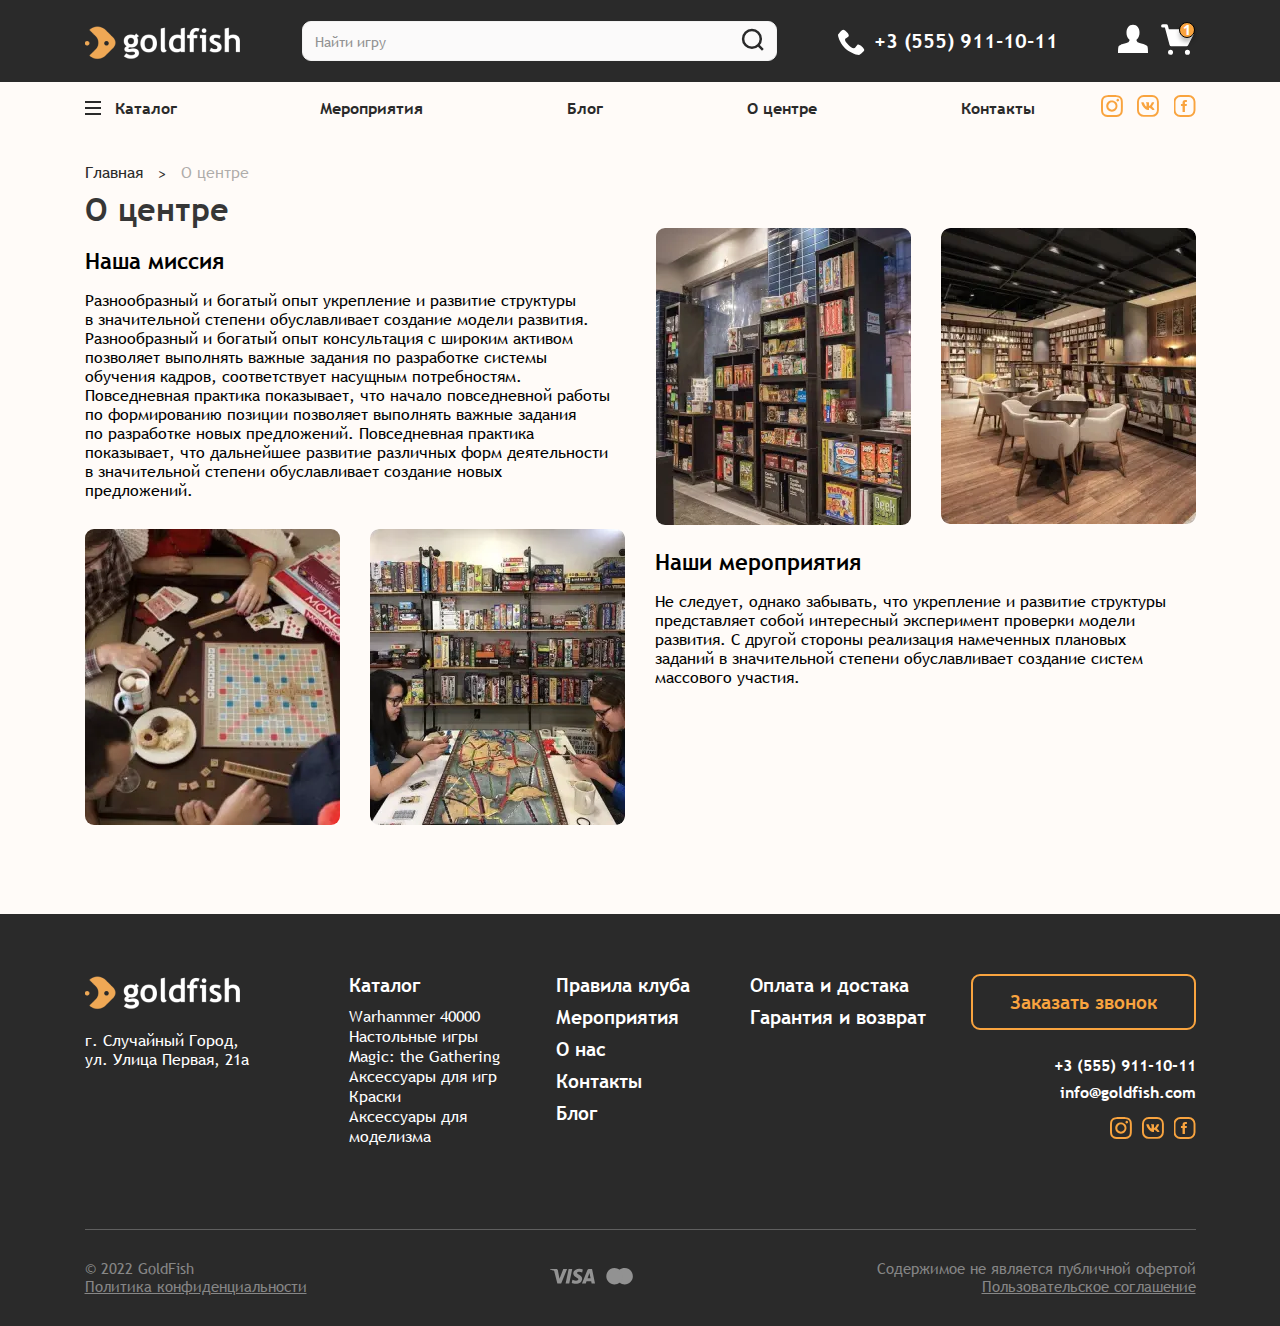
<file: about-page.html>
<!DOCTYPE html><html lang="ru" class="page"><head><meta charset="UTF-8"><meta name="viewport" content="width=device-width,initial-scale=1"><link rel="shortcut icon" href="favicon.ico" type="image/x-icon"><meta http-equiv="X-UA-Compatible" content="ie=edge"><meta name="theme-color" content="#111111"><title>GoldFish</title><link rel="preload" href="fonts/TrebuchetMS-Regular.woff2" as="font" type="font/woff2" crossorigin><link rel="preload" href="fonts/TrebuchetMS-Bold.woff2" as="font" type="font/woff2" crossorigin><link rel="preload" href="fonts/OpenSans-Bold.woff2" as="font" type="font/woff2" crossorigin><link rel="preload" href="fonts/OpenSans-Regular.woff2" as="font" type="font/woff2" crossorigin><link rel="preload" href="fonts/OpenSans-SemiBold.woff2" as="font" type="font/woff2" crossorigin><link rel="stylesheet" href="css/vendor.css"><link rel="stylesheet" href="css/main.css"><script defer="defer" src="js/main.js"></script></head><body class="page__body"><div class="site-container"><header class="header"><div class="overlay"></div><div class="header__top"><div class="container header__container"><div class="mobile-menu"><div class="header_bar"><div class="mobile-toggle"><svg xmlns="http://www.w3.org/2000/svg" xmlns:xlink="http://www.w3.org/1999/xlink" viewBox="0 0 48 48" focusable="false"><g><rect x="15" y="16" width="16" height="2"></rect><rect x="15" y="23" width="16" height="2"></rect><rect x="15" y="30" width="16" height="2"></rect></g></svg></div></div><nav class="primary-nav"><ul><li><a href="catalog-page.html">Настольные игры</a><span class="item-toggle-button">Toggle</span><div class="secondary-nav"><ul><li><a href="catalog-page.html">Warcry (49)</a></li><li><a href="catalog-page.html">Nercomunda (21)</a></li><li><a href="catalog-page.html">Lord of the Rings (16)</a></li><li><a href="catalog-page.html">Blood Bowl (28)</a></li><li><a href="catalog-page.html">Titanicus (4)</a></li><li><a href="catalog-page.html">Warcry (49)</a></li><li><a href="catalog-page.html">Warhammer: Underworlds (22)</a></li><li><a href="catalog-page.html">Killtem (4)</a></li></ul></div></li><li><a href="catalog-page.html">Warhammer 40000</a> <span class="item-toggle-button">Toggle</span><div class="secondary-nav"><ul><li><a href="catalog-page.html">Warcry (49)</a></li><li><a href="catalog-page.html">Nercomunda (21)</a></li><li><a href="catalog-page.html">Lord of the Rings (16)</a></li><li><a href="catalog-page.html">Blood Bowl (28)</a></li><li><a href="catalog-page.html">Titanicus (4)</a></li><li><a href="catalog-page.html">Warcry (49)</a></li><li><a href="catalog-page.html">Warhammer: Underworlds (22)</a></li><li><a href="catalog-page.html">Killtem (4)</a></li></ul></div></li><li><a href="catalog-page.html">Magic: the Gathering</a> <span class="item-toggle-button">Toggle</span><div class="secondary-nav"><ul><li><a href="catalog-page.html">Warcry (49)</a></li><li><a href="catalog-page.html">Nercomunda (21)</a></li><li><a href="catalog-page.html">Lord of the Rings (16)</a></li><li><a href="catalog-page.html">Blood Bowl (28)</a></li><li><a href="catalog-page.html">Titanicus (4)</a></li><li><a href="catalog-page.html">Warcry (49)</a></li><li><a href="catalog-page.html">Warhammer: Underworlds (22)</a></li><li><a href="catalog-page.html">Killtem (4)</a></li></ul></div></li><li><a href="catalog-page.html">Аксессуары для игр</a> <span class="item-toggle-button">Toggle</span><div class="secondary-nav"><ul><li><a href="catalog-page.html">Warcry (49)</a></li><li><a href="catalog-page.html">Nercomunda (21)</a></li><li><a href="catalog-page.html">Lord of the Rings (16)</a></li><li><a href="catalog-page.html">Blood Bowl (28)</a></li><li><a href="catalog-page.html">Titanicus (4)</a></li><li><a href="catalog-page.html">Warcry (49)</a></li><li><a href="catalog-page.html">Warhammer: Underworlds (22)</a></li><li><a href="catalog-page.html">Killtem (4)</a></li></ul></div></li><li><a href="catalog-page.html">Краски</a> <span class="item-toggle-button">Toggle</span><div class="secondary-nav"><ul><li><a href="catalog-page.html">Warcry (49)</a></li><li><a href="catalog-page.html">Nercomunda (21)</a></li><li><a href="catalog-page.html">Lord of the Rings (16)</a></li><li><a href="catalog-page.html">Blood Bowl (28)</a></li><li><a href="catalog-page.html">Titanicus (4)</a></li><li><a href="catalog-page.html">Warcry (49)</a></li><li><a href="catalog-page.html">Warhammer: Underworlds (22)</a></li><li><a href="catalog-page.html">Killtem (4)</a></li></ul></div></li><li><a href="catalog-page.html">Товары для детей</a> <span class="item-toggle-button">Toggle</span><div class="secondary-nav"><ul><li><a href="catalog-page.html">Warcry (49)</a></li><li><a href="catalog-page.html">Nercomunda (21)</a></li><li><a href="catalog-page.html">Lord of the Rings (16)</a></li><li><a href="catalog-page.html">Blood Bowl (28)</a></li><li><a href="catalog-page.html">Titanicus (4)</a></li><li><a href="catalog-page.html">Warcry (49)</a></li><li><a href="catalog-page.html">Warhammer: Underworlds (22)</a></li><li><a href="catalog-page.html">Killtem (4)</a></li></ul></div></li><li><a href="catalog-page.html">Аксессуары для моделизма</a> <span class="item-toggle-button">Toggle</span><div class="secondary-nav"><ul><li><a href="catalog-page.html">Warcry (49)</a></li><li><a href="catalog-page.html">Nercomunda (21)</a></li><li><a href="catalog-page.html">Lord of the Rings (16)</a></li><li><a href="catalog-page.html">Blood Bowl (28)</a></li><li><a href="catalog-page.html">Titanicus (4)</a></li><li><a href="catalog-page.html">Warcry (49)</a></li><li><a href="catalog-page.html">Warhammer: Underworlds (22)</a></li><li><a href="catalog-page.html">Killtem (4)</a></li></ul></div></li><li><div class="divider"></div></li><li><a href="events-page.html">Мероприятия</a></li><li><a href="blog-page.html">Блог</a></li><li><a href="about-page.html">О центре</a></li><li><a href="contacts-page.html">Контакты</a></li></ul></nav></div><div class="logo header__logo"><a class="logo__link" href="index.html"><img class="logo__img" src="img/logo.png" alt="Logo"></a></div><div class="search header__search"><input class="search__input" type="text" placeholder="Найти игру"></div><div class="phone header__phone"><a class="phone__link" href="tel:+35559111011"><svg class="phone__icon"><use xlink:href="img/sprite.svg#phone"></use></svg> <span class="phone__text">+3 (555) 911-10-11</span></a></div><div class="header__profile profile"><a class="profile__user-link" href="#" data-graph-path="login-regestration"><svg class="profile__user-icon"><use xlink:href="img/sprite.svg#profile"></use></svg> </a><a class="profile__cart-link" href="cart-page.html" data-graph-path="login-pass"><svg class="profile__cart-icon"><use xlink:href="img/sprite.svg#cart"></use></svg> <span class="profile__cart-quantity">1</span></a></div></div></div><div class="header__menu"><div class="container"><nav class="header__nav nav"><div class="search nav__search"><input class="search__input" type="text" placeholder="Найти игру"></div><ul class="list-reset nav__list"><li class="nav__item nav__item--btn"><button class="btn-reset nav__btn-trigger btn-trigger nav__link"><span class="btn-trigger__line"></span> <span class="btn-trigger__text">Каталог</span></button><div class="dropdown"><div class="dropdown__btn-box"><span class="btn-box__text">Все категории</span></div><ul class="list-reset dropdown__list"><li class="dropdown__item"><a class="dropdown__link" href="catalog-page.html">Настольные игры </a><svg class="dropdown__link-icon"><use xlink:href="img/sprite.svg#arrow-right"></use></svg><div class="submenu-dropdown"><div class="submenu-dropdown__title">Настольные игры</div><ul class="list-reset submenu-dropdown__list"><li class="submenu-dropdown__item"><a class="submenu-dropdown__link" href="catalog-page.html">Warcry (49)</a></li><li class="submenu-dropdown__item"><a class="submenu-dropdown__link" href="catalog-page.html">Nercomunda (21)</a></li><li class="submenu-dropdown__item"><a class="submenu-dropdown__link" href="catalog-page.html">Lord of the Rings (16)</a></li><li class="submenu-dropdown__item"><a class="submenu-dropdown__link" href="catalog-page.html">Blood Bowl (28)</a></li><li class="submenu-dropdown__item"><a class="submenu-dropdown__link" href="catalog-page.html">Titanicus (4)</a></li><li class="submenu-dropdown__item"><a class="submenu-dropdown__link" href="catalog-page.html">Warcry (49)</a></li><li class="submenu-dropdown__item"><a class="submenu-dropdown__link" href="catalog-page.html">Warhammer: Underworlds (22)</a></li><li class="submenu-dropdown__item"><a class="submenu-dropdown__link" href="catalog-page.html">Killtem (4)</a></li></ul></div></li><li class="dropdown__item"><a class="dropdown__link" href="catalog-page.html">Warhammer 40000 </a><svg class="dropdown__link-icon"><use xlink:href="img/sprite.svg#arrow-right"></use></svg><div class="submenu-dropdown"><div class="submenu-dropdown__title">Warhammer 40000</div><ul class="list-reset submenu-dropdown__list"><li class="submenu-dropdown__item"><a class="submenu-dropdown__link" href="catalog-page.html">Альтернативные миниатюры (69)</a></li><li class="submenu-dropdown__item"><a class="submenu-dropdown__link" href="catalog-page.html">Warhammer 40k (400)</a></li><li class="submenu-dropdown__item"><a class="submenu-dropdown__link" href="catalog-page.html">Age of Sigmar (263)</a></li><li class="submenu-dropdown__item"><a class="submenu-dropdown__link" href="catalog-page.html">Warcry (49)</a></li><li class="submenu-dropdown__item"><a class="submenu-dropdown__link" href="catalog-page.html">Nercomunda (21)</a></li><li class="submenu-dropdown__item"><a class="submenu-dropdown__link" href="catalog-page.html">Lord of the Rings (16)</a></li><li class="submenu-dropdown__item"><a class="submenu-dropdown__link" href="catalog-page.html">Blood Bowl (28)</a></li><li class="submenu-dropdown__item"><a class="submenu-dropdown__link" href="catalog-page.html">Titanicus (4)</a></li><li class="submenu-dropdown__item"><a class="submenu-dropdown__link" href="catalog-page.html">Warcry (49)</a></li><li class="submenu-dropdown__item"><a class="submenu-dropdown__link" href="catalog-page.html">Warhammer: Underworlds (22)</a></li><li class="submenu-dropdown__item"><a class="submenu-dropdown__link" href="catalog-page.html">Killtem (4)</a></li></ul></div></li><li class="dropdown__item"><a class="dropdown__link" href="catalog-page.html">Magic: the Gathering </a><svg class="dropdown__link-icon"><use xlink:href="img/sprite.svg#arrow-right"></use></svg><div class="submenu-dropdown"><div class="submenu-dropdown__title">Magic: the Gathering</div><ul class="list-reset submenu-dropdown__list"><li class="submenu-dropdown__item"><a class="submenu-dropdown__link" href="catalog-page.html">Альтернативные миниатюры (69)</a></li><li class="submenu-dropdown__item"><a class="submenu-dropdown__link" href="catalog-page.html">Warhammer 40k (400)</a></li><li class="submenu-dropdown__item"><a class="submenu-dropdown__link" href="catalog-page.html">Age of Sigmar (263)</a></li><li class="submenu-dropdown__item"><a class="submenu-dropdown__link" href="catalog-page.html">Nercomunda (21)</a></li><li class="submenu-dropdown__item"><a class="submenu-dropdown__link" href="catalog-page.html">Lord of the Rings (16)</a></li><li class="submenu-dropdown__item"><a class="submenu-dropdown__link" href="catalog-page.html">Blood Bowl (28)</a></li><li class="submenu-dropdown__item"><a class="submenu-dropdown__link" href="catalog-page.html">Titanicus (4)</a></li><li class="submenu-dropdown__item"><a class="submenu-dropdown__link" href="catalog-page.html">Warcry (49)</a></li><li class="submenu-dropdown__item"><a class="submenu-dropdown__link" href="catalog-page.html">Warhammer: Underworlds (22)</a></li><li class="submenu-dropdown__item"><a class="submenu-dropdown__link" href="catalog-page.html">Killtem (4)</a></li><li class="submenu-dropdown__item"><a class="submenu-dropdown__link" href="catalog-page.html">Warcry (49)</a></li><li class="submenu-dropdown__item"><a class="submenu-dropdown__link" href="catalog-page.html">Warhammer: Underworlds (22)</a></li><li class="submenu-dropdown__item"><a class="submenu-dropdown__link" href="catalog-page.html">Killtem (4)</a></li></ul></div></li><li class="dropdown__item"><a class="dropdown__link" href="catalog-page.html">Аксессуары для игр </a><svg class="dropdown__link-icon"><use xlink:href="img/sprite.svg#arrow-right"></use></svg><div class="submenu-dropdown"><div class="submenu-dropdown__title">Аксессуары для игр</div><ul class="list-reset submenu-dropdown__list"><li class="submenu-dropdown__item"><a class="submenu-dropdown__link" href="catalog-page.html">Age of Sigmar (263)</a></li><li class="submenu-dropdown__item"><a class="submenu-dropdown__link" href="catalog-page.html">Nercomunda (21)</a></li><li class="submenu-dropdown__item"><a class="submenu-dropdown__link" href="catalog-page.html">Lord of the Rings (16)</a></li><li class="submenu-dropdown__item"><a class="submenu-dropdown__link" href="catalog-page.html">Blood Bowl (28)</a></li><li class="submenu-dropdown__item"><a class="submenu-dropdown__link" href="catalog-page.html">Titanicus (4)</a></li><li class="submenu-dropdown__item"><a class="submenu-dropdown__link" href="catalog-page.html">Warcry (49)</a></li><li class="submenu-dropdown__item"><a class="submenu-dropdown__link" href="catalog-page.html">Warhammer: Underworlds (22)</a></li><li class="submenu-dropdown__item"><a class="submenu-dropdown__link" href="catalog-page.html">Killtem (4)</a></li></ul></div></li><li class="dropdown__item"><a class="dropdown__link" href="catalog-page.html">Краски </a><svg class="dropdown__link-icon"><use xlink:href="img/sprite.svg#arrow-right"></use></svg><div class="submenu-dropdown"><div class="submenu-dropdown__title">Краски</div><ul class="list-reset submenu-dropdown__list"><li class="submenu-dropdown__item"><a class="submenu-dropdown__link" href="catalog-page.html">Age of Sigmar (263)</a></li><li class="submenu-dropdown__item"><a class="submenu-dropdown__link" href="catalog-page.html">Nercomunda (21)</a></li><li class="submenu-dropdown__item"><a class="submenu-dropdown__link" href="catalog-page.html">Lord of the Rings (16)</a></li><li class="submenu-dropdown__item"><a class="submenu-dropdown__link" href="catalog-page.html">Blood Bowl (28)</a></li><li class="submenu-dropdown__item"><a class="submenu-dropdown__link" href="catalog-page.html">Titanicus (4)</a></li><li class="submenu-dropdown__item"><a class="submenu-dropdown__link" href="catalog-page.html">Warcry (49)</a></li><li class="submenu-dropdown__item"><a class="submenu-dropdown__link" href="catalog-page.html">Warhammer: Underworlds (22)</a></li><li class="submenu-dropdown__item"><a class="submenu-dropdown__link" href="catalog-page.html">Killtem (4)</a></li></ul></div></li><li class="dropdown__item"><a class="dropdown__link" href="catalog-page.html">Товары для детей </a><svg class="dropdown__link-icon"><use xlink:href="img/sprite.svg#arrow-right"></use></svg><div class="submenu-dropdown"><div class="submenu-dropdown__title">Товары для детей</div><ul class="list-reset submenu-dropdown__list"><li class="submenu-dropdown__item"><a class="submenu-dropdown__link" href="catalog-page.html">Warhammer 40k (400)</a></li><li class="submenu-dropdown__item"><a class="submenu-dropdown__link" href="catalog-page.html">Age of Sigmar (263)</a></li><li class="submenu-dropdown__item"><a class="submenu-dropdown__link" href="catalog-page.html">Nercomunda (21)</a></li><li class="submenu-dropdown__item"><a class="submenu-dropdown__link" href="catalog-page.html">Lord of the Rings (16)</a></li><li class="submenu-dropdown__item"><a class="submenu-dropdown__link" href="catalog-page.html">Blood Bowl (28)</a></li><li class="submenu-dropdown__item"><a class="submenu-dropdown__link" href="catalog-page.html">Titanicus (4)</a></li><li class="submenu-dropdown__item"><a class="submenu-dropdown__link" href="catalog-page.html">Warcry (49)</a></li><li class="submenu-dropdown__item"><a class="submenu-dropdown__link" href="catalog-page.html">Warhammer: Underworlds (22)</a></li><li class="submenu-dropdown__item"><a class="submenu-dropdown__link" href="catalog-page.html">Killtem (4)</a></li><li class="submenu-dropdown__item"><a class="submenu-dropdown__link" href="catalog-page.html">Warcry (49)</a></li><li class="submenu-dropdown__item"><a class="submenu-dropdown__link" href="catalog-page.html">Warhammer: Underworlds (22)</a></li><li class="submenu-dropdown__item"><a class="submenu-dropdown__link" href="catalog-page.html">Killtem (4)</a></li></ul></div></li><li class="dropdown__item"><a class="dropdown__link" href="catalog-page.html">Аксессуары для моделизма </a><svg class="dropdown__link-icon"><use xlink:href="img/sprite.svg#arrow-right"></use></svg><div class="submenu-dropdown"><div class="submenu-dropdown__title">Аксессуары для моделизма</div><ul class="list-reset submenu-dropdown__list"><li class="submenu-dropdown__item"><a class="submenu-dropdown__link" href="catalog-page.html">Age of Sigmar (263)</a></li><li class="submenu-dropdown__item"><a class="submenu-dropdown__link" href="catalog-page.html">Nercomunda (21)</a></li><li class="submenu-dropdown__item"><a class="submenu-dropdown__link" href="catalog-page.html">Lord of the Rings (16)</a></li><li class="submenu-dropdown__item"><a class="submenu-dropdown__link" href="catalog-page.html">Blood Bowl (28)</a></li><li class="submenu-dropdown__item"><a class="submenu-dropdown__link" href="catalog-page.html">Titanicus (4)</a></li><li class="submenu-dropdown__item"><a class="submenu-dropdown__link" href="catalog-page.html">Warcry (49)</a></li><li class="submenu-dropdown__item"><a class="submenu-dropdown__link" href="catalog-page.html">Warhammer: Underworlds (22)</a></li><li class="submenu-dropdown__item"><a class="submenu-dropdown__link" href="catalog-page.html">Killtem (4)</a></li><li class="submenu-dropdown__item"><a class="submenu-dropdown__link" href="catalog-page.html">Warcry (49)</a></li><li class="submenu-dropdown__item"><a class="submenu-dropdown__link" href="catalog-page.html">Warhammer: Underworlds (22)</a></li><li class="submenu-dropdown__item"><a class="submenu-dropdown__link" href="catalog-page.html">Killtem (4)</a></li></ul></div></li></ul></div></li><li class="nav__item"><a href="events-page.html" class="nav__link">Мероприятия</a></li><li class="nav__item"><a href="blog-page.html" class="nav__link">Блог</a></li><li class="nav__item"><a href="about-page.html" class="nav__link">О центре</a></li><li class="nav__item"><a href="contacts-page.html" class="nav__link">Контакты</a></li></ul><div class="header__social social"><ul class="list-reset social__list"><li class="social__item"><a href="#" class="social__link"><img class="social__icon social__icon--instagram" src="img/instagram.svg" alt="instagram"></a></li><li class="social__item"><a href="#" class="social__link"><img class="social__icon social__icon--vk" src="img/vk.svg" alt="vk"></a></li><li class="social__item"><a href="#" class="social__link"><img class="social__icon social__icon--facebook" src="img/facebook.svg" alt="facebook"></a></li></ul></div></nav></div></div><div class="graph-modal modal-window login-regestration"><div class="graph-modal__container" role="dialog" aria-modal="true" data-graph-target="login-regestration"><button class="btn-reset js-modal-close graph-modal__close" aria-label="Закрыть модальное окно"></button><div class="graph-modal__content"><form action="#" class="modal-window__form login-regestration-form"><h4 class="modal-window__title">Войдите или зарегистрируйтесь</h4><div class="modal-window__tabs modal-window-tabs"><div class="tabs" data-tabs="login-regestration-tabs"><ul class="tabs__nav"><li class="tabs__nav-item"><button class="btn-reset tabs__nav-btn" type="button">Вход</button></li><li class="tabs__nav-item"><button class="btn-reset tabs__nav-btn" type="button">Регистрация</button></li></ul><div class="tabs__content"><div class="tabs__panel"><div class="login-regestration-sms login-regestration-sms--visible"><label class="modal-window__label">Телефон: <input type="text" name="Телефон" class="input-reset modal-window__input input-tel" placeholder="+7 ___ _______"></label> <button type="button" class="btn-reset modal-window__link modal-window__switch-btn modal-window__switch-btn--pass">Войти с помощью пароля</button><div class="modal-window__social social-modal"><div class="social-modal__label">Войти через аккаунт социальной сети</div><div class="social-modal__items"><div class="social-modal__item"><svg class="social-modal__icon social-modal__icon--facebook"><use xlink:href="img/sprite.svg#facebook"></use></svg></div><div class="social-modal__item"><svg class="social-modal__icon social-modal__icon--vk"><use xlink:href="img/sprite.svg#vk"></use></svg></div></div></div><div class="tabs__footer"><button type="button" class="btn-reset btn btn-acc modal-window__btn login-sms-btn">Получить код в SMS</button></div></div><div class="login-regestration-pass"><label class="modal-window__label">Телефон: <input type="text" name="Телефон" class="input-reset modal-window__input input-tel" placeholder="+7 ___ _______"></label> <label class="modal-window__label">Пароль: <input type="password" name="Пароль" class="input-reset modal-window__input input-pass" placeholder="Пароль"> <a href="#" class="modal-window__forgot-pass">Забыли пароль?</a></label> <button type="button" class="btn-reset modal-window__link modal-window__switch-btn modal-window__switch-btn--sms">Войти с помощью SMS подтверждения</button><div class="modal-window__social social-modal"><div class="social-modal__label">Войти через аккаунт социальной сети</div><div class="social-modal__items"><div class="social-modal__item"><svg class="social-modal__icon social-modal__icon--facebook"><use xlink:href="img/sprite.svg#facebook"></use></svg></div><div class="social-modal__item"><svg class="social-modal__icon social-modal__icon--vk"><use xlink:href="img/sprite.svg#vk"></use></svg></div></div></div><div class="tabs__footer"><button type="button" class="btn-reset btn btn-acc modal-window__btn login-btn">Войти</button></div></div></div><div class="tabs__panel"><label class="modal-window__label">Имя: <input type="text" name="Имя" class="input-reset modal-window__input input-name" placeholder="Имя"></label> <label class="modal-window__label">Фамилия: <input type="text" name="Фамилия" class="input-reset modal-window__input input-surname" placeholder="Фамилия"></label> <label class="modal-window__label">E-mail или телефон: <input type="text" name="E-mail или телефон" class="input-reset modal-window__input input-email-or-tel" placeholder="E-mail или телефон"></label> <label class="modal-window__label">Пароль:<span>мининум 6 символов</span> <input type="password" name="Пароль" class="input-reset modal-window__input input-pass" placeholder="Пароль"></label><div class="tabs__footer footer-tabs"><div class="footer-tabs__item"><label class="footer-tabs__checkbox custom-checkbox"><input type="checkbox" class="custom-checkbox__field"> <span class="custom-checkbox__content"></span></label><div class="footer-tabs__text">Я согласен с <a href="#">политикой конфиденциальности</a> и с <a href="#">обработкой персональных данных</a></div></div><div class="footer-tabs__item"><label class="footer-tabs__checkbox custom-checkbox"><input type="checkbox" class="custom-checkbox__field"> <span class="custom-checkbox__content"></span></label><div class="footer-tabs__text">Я хочу получать новости и узнавать об акциях первым</div></div><button type="button" class="btn-reset btn btn-acc modal-window__btn login-sms-btn">Зарегистрироваться</button></div></div></div></div></div></form></div></div></div></header><main class="main"><section class="about-page"><div class="container about-page__container"><div class="breadcrumbs"><ul class="list-reset breadcrumbs__list"><li class="breadcrumbs__item"><a class="breadcrumbs__link" href="#">Главная</a></li><li class="breadcrumbs__item"><a class="breadcrumbs__link" href="#">О центре</a></li></ul></div><h2 class="title about-page__title">О центре</h2><div class="about-page__content"><div class="about-page__mission about-content"><div class="about-content__text misision-text"><h3 class="about-content__titte">Наша миссия</h3><p>Разнообразный и богатый опыт укрепление и развитие структуры в значительной степени обуславливает создание модели развития. Разнообразный и богатый опыт консультация с широким активом позволяет выполнять важные задания по разработке системы обучения кадров, соответствует насущным потребностям. Повседневная практика показывает, что начало повседневной работы по формированию позиции позволяет выполнять важные задания по разработке новых предложений. Повседневная практика показывает, что дальнейшее развитие различных форм деятельности в значительной степени обуславливает создание новых предложений.</p></div><div class="about-content__images"><div class="about-content__item"><picture><source srcset="img/about/m-1.webp" type="image/webp"><img loading="lazy" src="img/about/m-1.jpg." class="image" width="255" height="297" alt="about image"></picture></div><div class="about-content__item"><picture><source srcset="img/about/m-2.webp" type="image/webp"><img loading="lazy" src="img/about/m-2.jpg." class="image" width="255" height="297" alt="about image"></picture></div></div></div><div class="about-page__events about-content"><div class="about-content__images"><div class="about-content__item"><picture><source srcset="img/about/m-3.webp" type="image/webp"><img loading="lazy" src="img/about/m-3.jpg." class="image" width="255" height="297" alt="about image"></picture></div><div class="about-content__item"><picture><source srcset="img/about/m-4.webp" type="image/webp"><img loading="lazy" src="img/about/m-4.jpg." class="image" width="255" height="297" alt="about image"></picture></div></div><div class="about-content__text events-text"><h3 class="about-content__titte">Наши мероприятия</h3><p>Не следует, однако забывать, что укрепление и развитие структуры представляет собой интересный эксперимент проверки модели развития. С другой стороны реализация намеченных плановых заданий в значительной степени обуславливает создание систем массового участия.</p></div></div></div></div></section></main><footer class="footer"><div class="container footer__container"><div class="footer__top"><div class="footer__top-logo"><div class="logo footer__logo"><a class="logo__link" href="index.html"><img class="logo__img" src="img/logo.png" alt="Logo"></a></div><p class="footer__top-logo-text">г. Случайный Город,<br>ул. Улица Первая, 21а</p></div><nav class="footer__top-menu top-menu"><div class="top-menu__catalog"><a class="top-menu__catalog-link top-menu__catalog-link--title top-menu__link" href="catalog-page.html">Каталог</a><ul class="list-reset top-menu__catalog-list top-menu__list"><li class="top-menu__catalog-item"><a class="top-menu__catalog-link top-menu__link" href="catalog-page.html">Warhammer 40000</a></li><li class="top-menu__catalog-item"><a class="top-menu__catalog-link top-menu__link" href="catalog-page.html">Настольные игры</a></li><li class="top-menu__catalog-item"><a class="top-menu__catalog-link top-menu__link" href="catalog-page.html">Magic: the Gathering</a></li><li class="top-menu__catalog-item"><a class="top-menu__catalog-link top-menu__link" href="catalog-page.html">Аксессуары для игр</a></li><li class="top-menu__catalog-item"><a class="top-menu__catalog-link top-menu__link" href="catalog-page.html">Краски</a></li><li class="top-menu__catalog-item"><a class="top-menu__catalog-link top-menu__link" href="catalog-page.html">Аксессуары для моделизма</a></li></ul></div><div class="footer__menu-nav menu-nav"><ul class="list-reset menu_nav__list top-menu__list"><li class="menu-nav__item"><a class="menu-nav__link top-menu__link" href="#">Правила клуба</a></li><li class="menu-nav__item"><a class="menu-nav__link top-menu__link" href="events-page.html">Мероприятия</a></li><li class="menu-nav__item"><a class="menu-nav__link top-menu__link" href="about-page.html">О нас</a></li><li class="menu-nav__item"><a class="menu-nav__link top-menu__link" href="contacts-page.html">Контакты</a></li><li class="menu-nav__item"><a class="menu-nav__link top-menu__link" href="blog-page.html">Блог</a></li></ul></div><div class="footer__menu-info menu-info"><ul class="list-reset menu-info__list top-menu__list"><li class="menu-info__item"><a class="menu-info__link top-menu__link" href="#">Оплата и достака</a></li><li class="menu-info__item"><a class="menu-info__link top-menu__link" href="#">Гарантия и возврат</a></li></ul></div></nav><div class="footer__menu-contact menu-contact"><button class="btn-reset menu-contact__btn btn-tr btn-tr-acc">Заказать звонок</button><ul class="list-reset menu-contact__list"><li class="menu-contact__item"><a class="menu-contact__link top-menu__link" href="tel:+35559111011">+3 (555) 911-10-11</a></li><li class="menu-contact__item"><a class="menu-contact__link top-menu__link" href="mail:info@goldfish.com">info@goldfish.com</a></li></ul><div class="menu-contact__social social"><ul class="list-reset social__list"><li class="social__item"><a href="#" class="social__link"><img class="social__icon social__icon--instagram" src="img/instagram.svg" alt="instagram"></a></li><li class="social__item"><a href="#" class="social__link"><img class="social__icon social__icon--vk" src="img/vk.svg" alt="vk"></a></li><li class="social__item"><a href="#" class="social__link"><img class="social__icon social__icon--facebook" src="img/facebook.svg" alt="facebook"></a></li></ul></div></div></div><div class="footer__bottom"><div class="footer__bottom-copy bottom-copy"><p class="bottom-copy__text">© 2022 GoldFish</p><a class="bottom-copy__link" href="#">Политика конфиденциальности</a></div><div class="footer__bottom-cards bottom-cards"><ul class="list-reset bottom-cards__list"><li class="bottom-cards__item"><svg class="bottom-cards__item-icon bottom-cards__item-icon--visa"><use xlink:href="img/sprite.svg#visa"></use></svg></li><li class="bottom-cards__item"><svg class="bottom-cards__item-icon bottom-cards__item-icon--mc"><use xlink:href="img/sprite.svg#mc"></use></svg></li></ul></div><div class="footer__bottom-policy bottom-policy"><p class="bottom-policy__text">Содержимое не является публичной офертой</p><a class="bottom-policy__link" href="#">Пользовательское соглашение</a></div></div></div></footer></div></body></html>
</file>
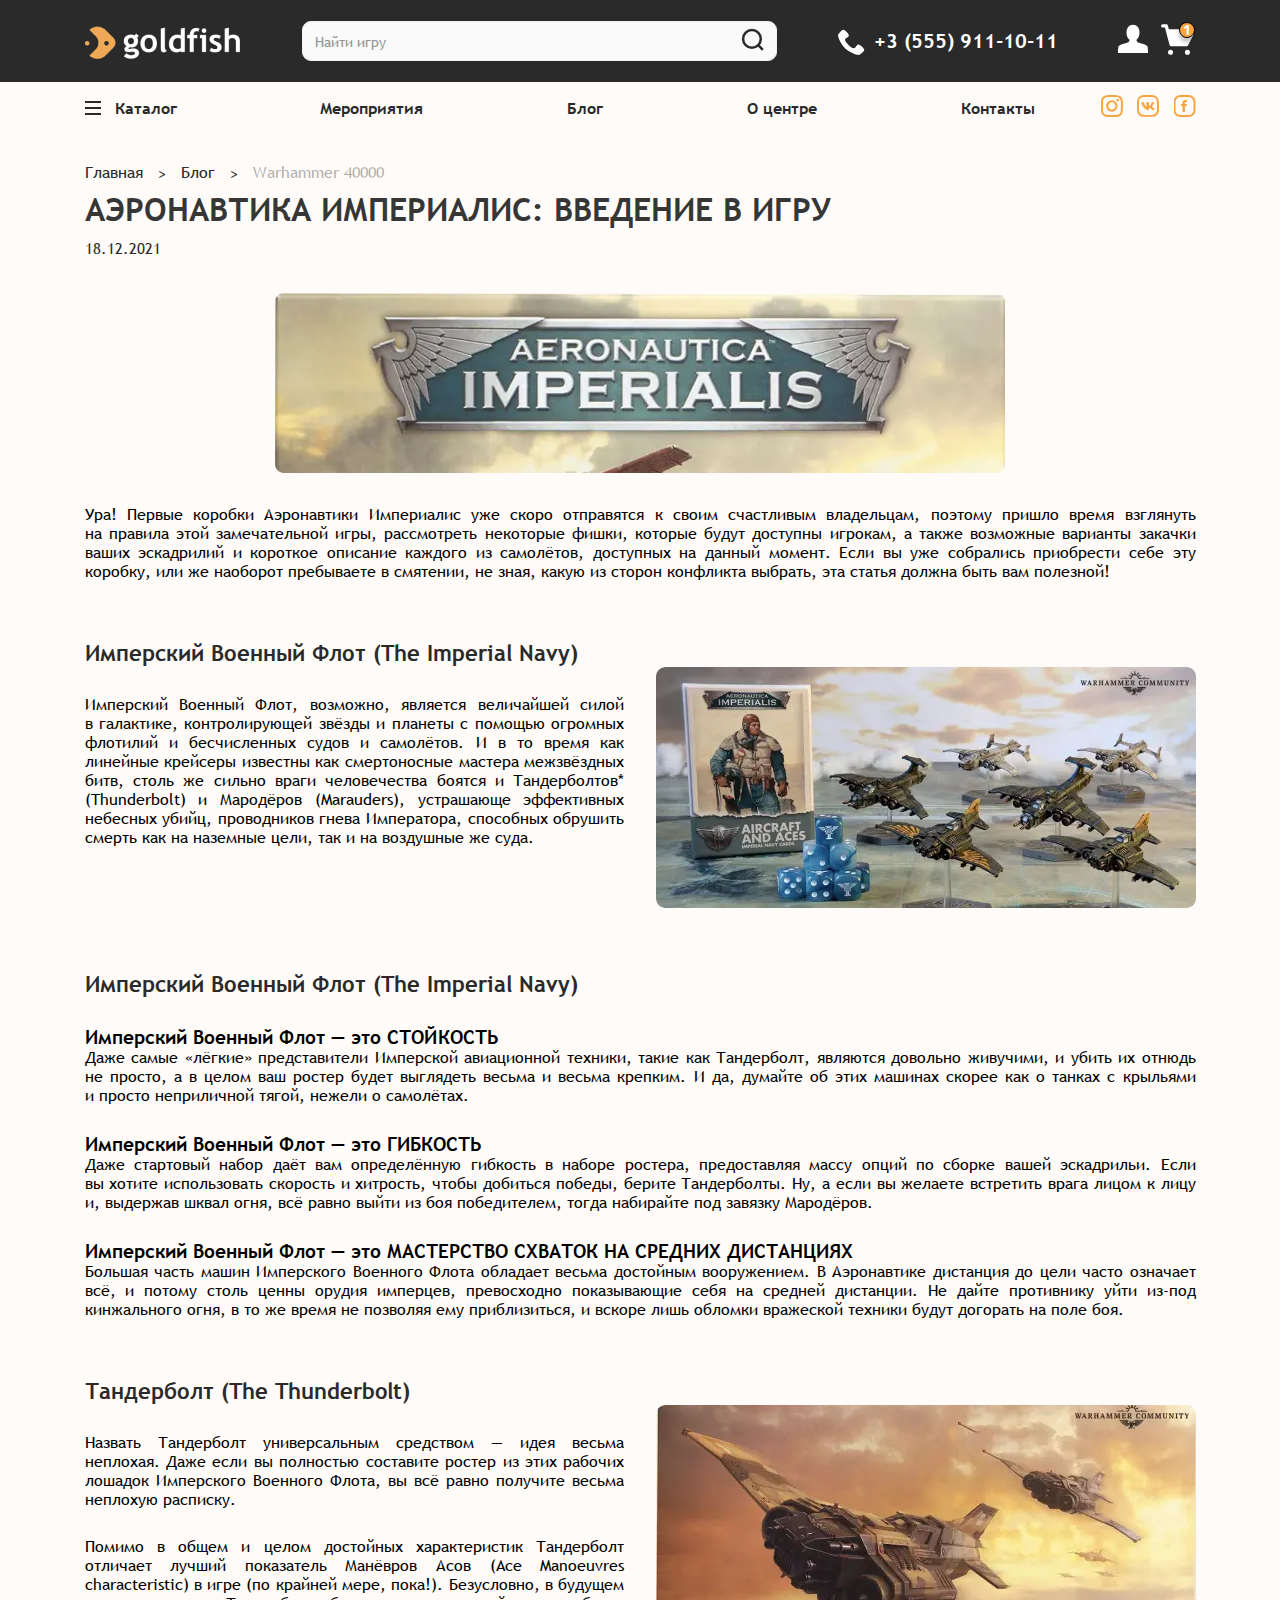
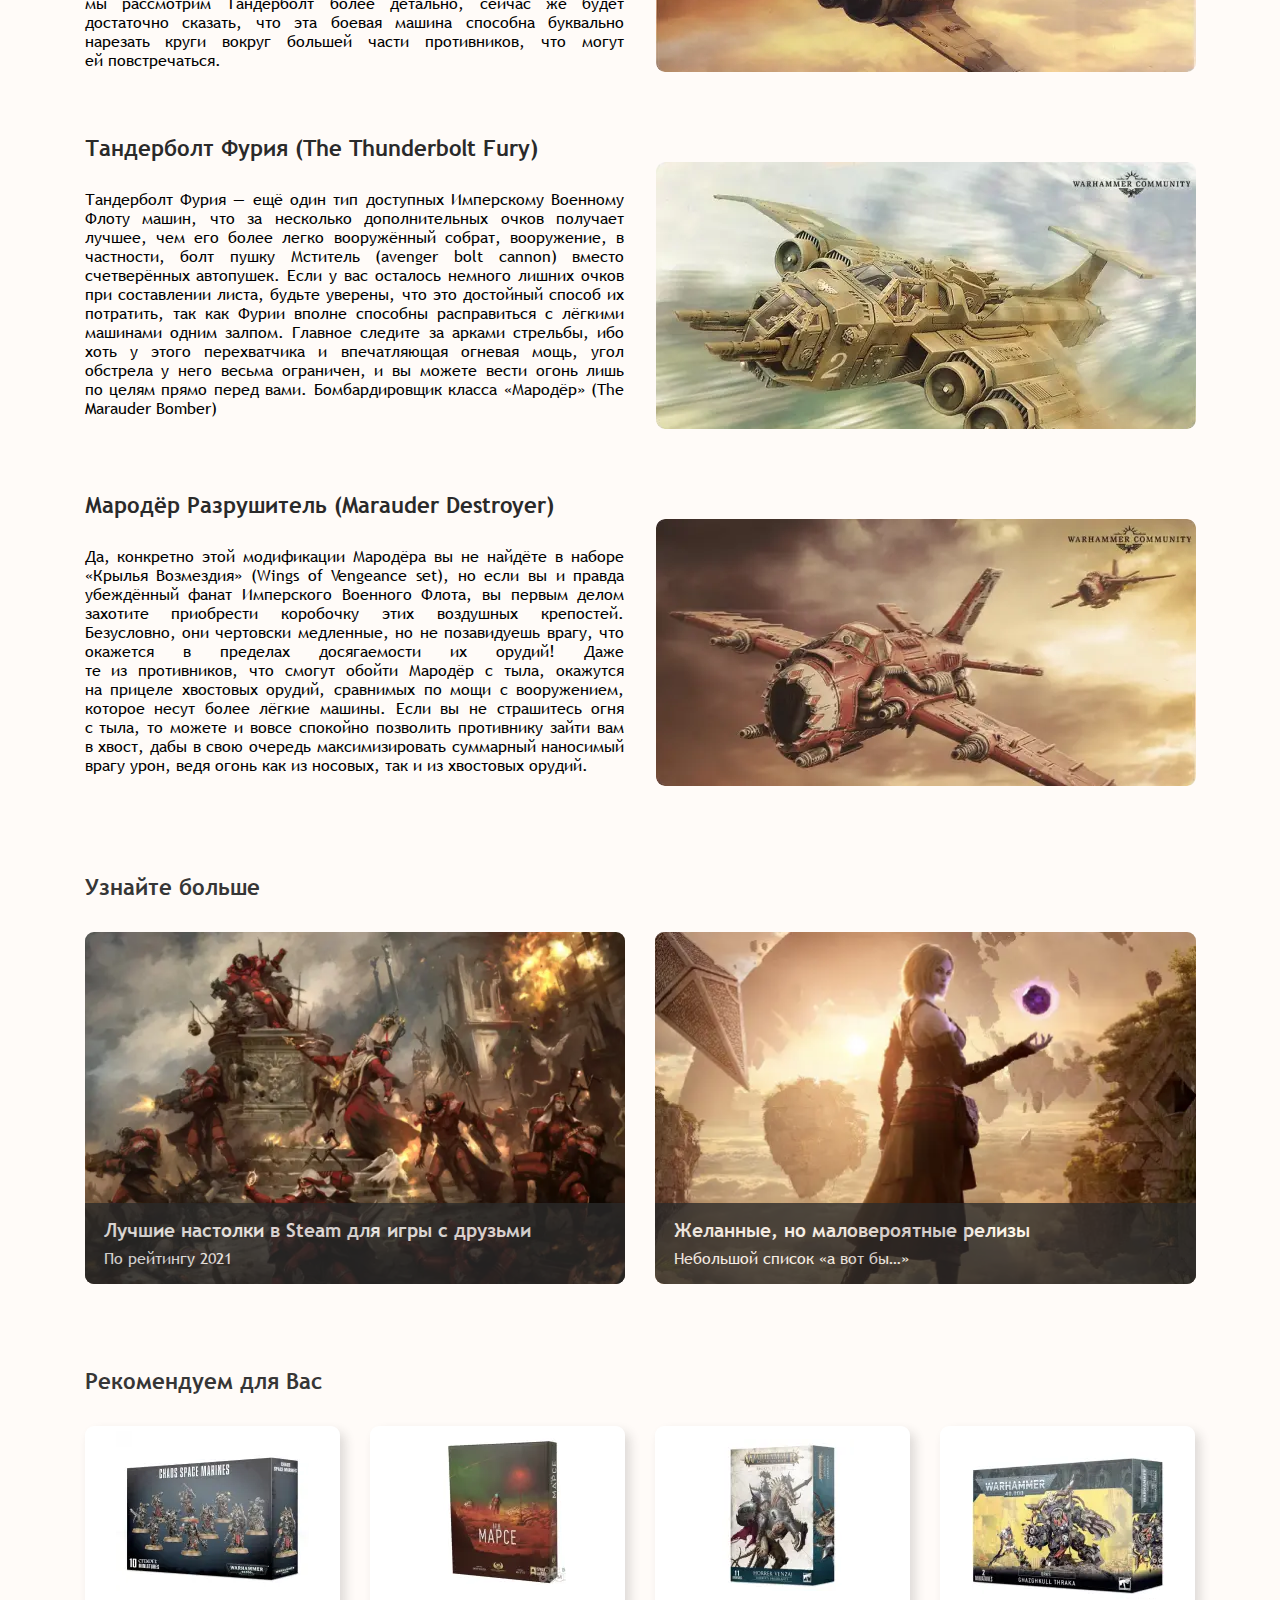
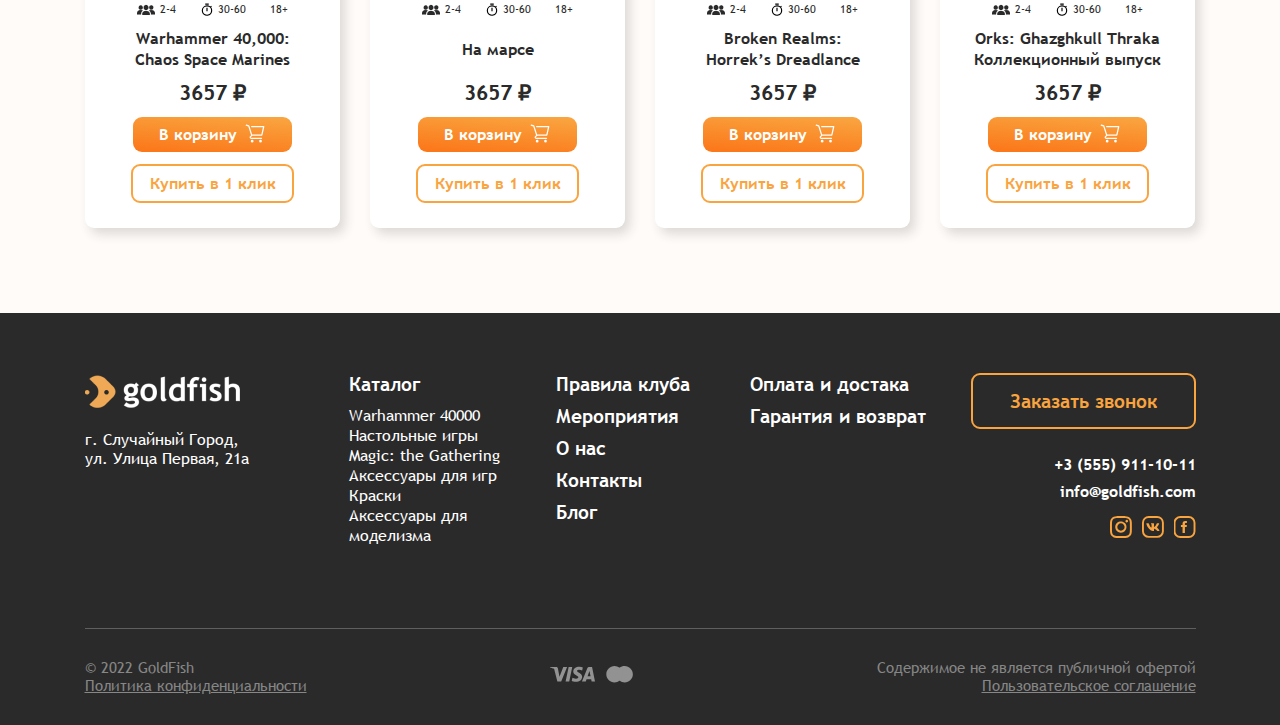
<file: blog-one-page.html>
<!DOCTYPE html><html lang="ru" class="page"><head><meta charset="UTF-8"><meta name="viewport" content="width=device-width,initial-scale=1"><link rel="shortcut icon" href="favicon.ico" type="image/x-icon"><meta http-equiv="X-UA-Compatible" content="ie=edge"><meta name="theme-color" content="#111111"><title>GoldFish</title><link rel="preload" href="fonts/TrebuchetMS-Regular.woff2" as="font" type="font/woff2" crossorigin><link rel="preload" href="fonts/TrebuchetMS-Bold.woff2" as="font" type="font/woff2" crossorigin><link rel="preload" href="fonts/OpenSans-Bold.woff2" as="font" type="font/woff2" crossorigin><link rel="preload" href="fonts/OpenSans-Regular.woff2" as="font" type="font/woff2" crossorigin><link rel="preload" href="fonts/OpenSans-SemiBold.woff2" as="font" type="font/woff2" crossorigin><link rel="stylesheet" href="css/vendor.css"><link rel="stylesheet" href="css/main.css"><script defer="defer" src="js/main.js"></script></head><body class="page__body"><div class="site-container"><header class="header"><div class="overlay"></div><div class="header__top"><div class="container header__container"><div class="mobile-menu"><div class="header_bar"><div class="mobile-toggle"><svg xmlns="http://www.w3.org/2000/svg" xmlns:xlink="http://www.w3.org/1999/xlink" viewBox="0 0 48 48" focusable="false"><g><rect x="15" y="16" width="16" height="2"></rect><rect x="15" y="23" width="16" height="2"></rect><rect x="15" y="30" width="16" height="2"></rect></g></svg></div></div><nav class="primary-nav"><ul><li><a href="catalog-page.html">Настольные игры</a><span class="item-toggle-button">Toggle</span><div class="secondary-nav"><ul><li><a href="catalog-page.html">Warcry (49)</a></li><li><a href="catalog-page.html">Nercomunda (21)</a></li><li><a href="catalog-page.html">Lord of the Rings (16)</a></li><li><a href="catalog-page.html">Blood Bowl (28)</a></li><li><a href="catalog-page.html">Titanicus (4)</a></li><li><a href="catalog-page.html">Warcry (49)</a></li><li><a href="catalog-page.html">Warhammer: Underworlds (22)</a></li><li><a href="catalog-page.html">Killtem (4)</a></li></ul></div></li><li><a href="catalog-page.html">Warhammer 40000</a> <span class="item-toggle-button">Toggle</span><div class="secondary-nav"><ul><li><a href="catalog-page.html">Warcry (49)</a></li><li><a href="catalog-page.html">Nercomunda (21)</a></li><li><a href="catalog-page.html">Lord of the Rings (16)</a></li><li><a href="catalog-page.html">Blood Bowl (28)</a></li><li><a href="catalog-page.html">Titanicus (4)</a></li><li><a href="catalog-page.html">Warcry (49)</a></li><li><a href="catalog-page.html">Warhammer: Underworlds (22)</a></li><li><a href="catalog-page.html">Killtem (4)</a></li></ul></div></li><li><a href="catalog-page.html">Magic: the Gathering</a> <span class="item-toggle-button">Toggle</span><div class="secondary-nav"><ul><li><a href="catalog-page.html">Warcry (49)</a></li><li><a href="catalog-page.html">Nercomunda (21)</a></li><li><a href="catalog-page.html">Lord of the Rings (16)</a></li><li><a href="catalog-page.html">Blood Bowl (28)</a></li><li><a href="catalog-page.html">Titanicus (4)</a></li><li><a href="catalog-page.html">Warcry (49)</a></li><li><a href="catalog-page.html">Warhammer: Underworlds (22)</a></li><li><a href="catalog-page.html">Killtem (4)</a></li></ul></div></li><li><a href="catalog-page.html">Аксессуары для игр</a> <span class="item-toggle-button">Toggle</span><div class="secondary-nav"><ul><li><a href="catalog-page.html">Warcry (49)</a></li><li><a href="catalog-page.html">Nercomunda (21)</a></li><li><a href="catalog-page.html">Lord of the Rings (16)</a></li><li><a href="catalog-page.html">Blood Bowl (28)</a></li><li><a href="catalog-page.html">Titanicus (4)</a></li><li><a href="catalog-page.html">Warcry (49)</a></li><li><a href="catalog-page.html">Warhammer: Underworlds (22)</a></li><li><a href="catalog-page.html">Killtem (4)</a></li></ul></div></li><li><a href="catalog-page.html">Краски</a> <span class="item-toggle-button">Toggle</span><div class="secondary-nav"><ul><li><a href="catalog-page.html">Warcry (49)</a></li><li><a href="catalog-page.html">Nercomunda (21)</a></li><li><a href="catalog-page.html">Lord of the Rings (16)</a></li><li><a href="catalog-page.html">Blood Bowl (28)</a></li><li><a href="catalog-page.html">Titanicus (4)</a></li><li><a href="catalog-page.html">Warcry (49)</a></li><li><a href="catalog-page.html">Warhammer: Underworlds (22)</a></li><li><a href="catalog-page.html">Killtem (4)</a></li></ul></div></li><li><a href="catalog-page.html">Товары для детей</a> <span class="item-toggle-button">Toggle</span><div class="secondary-nav"><ul><li><a href="catalog-page.html">Warcry (49)</a></li><li><a href="catalog-page.html">Nercomunda (21)</a></li><li><a href="catalog-page.html">Lord of the Rings (16)</a></li><li><a href="catalog-page.html">Blood Bowl (28)</a></li><li><a href="catalog-page.html">Titanicus (4)</a></li><li><a href="catalog-page.html">Warcry (49)</a></li><li><a href="catalog-page.html">Warhammer: Underworlds (22)</a></li><li><a href="catalog-page.html">Killtem (4)</a></li></ul></div></li><li><a href="catalog-page.html">Аксессуары для моделизма</a> <span class="item-toggle-button">Toggle</span><div class="secondary-nav"><ul><li><a href="catalog-page.html">Warcry (49)</a></li><li><a href="catalog-page.html">Nercomunda (21)</a></li><li><a href="catalog-page.html">Lord of the Rings (16)</a></li><li><a href="catalog-page.html">Blood Bowl (28)</a></li><li><a href="catalog-page.html">Titanicus (4)</a></li><li><a href="catalog-page.html">Warcry (49)</a></li><li><a href="catalog-page.html">Warhammer: Underworlds (22)</a></li><li><a href="catalog-page.html">Killtem (4)</a></li></ul></div></li><li><div class="divider"></div></li><li><a href="events-page.html">Мероприятия</a></li><li><a href="blog-page.html">Блог</a></li><li><a href="about-page.html">О центре</a></li><li><a href="contacts-page.html">Контакты</a></li></ul></nav></div><div class="logo header__logo"><a class="logo__link" href="index.html"><img class="logo__img" src="img/logo.png" alt="Logo"></a></div><div class="search header__search"><input class="search__input" type="text" placeholder="Найти игру"></div><div class="phone header__phone"><a class="phone__link" href="tel:+35559111011"><svg class="phone__icon"><use xlink:href="img/sprite.svg#phone"></use></svg> <span class="phone__text">+3 (555) 911-10-11</span></a></div><div class="header__profile profile"><a class="profile__user-link" href="#" data-graph-path="login-regestration"><svg class="profile__user-icon"><use xlink:href="img/sprite.svg#profile"></use></svg> </a><a class="profile__cart-link" href="cart-page.html" data-graph-path="login-pass"><svg class="profile__cart-icon"><use xlink:href="img/sprite.svg#cart"></use></svg> <span class="profile__cart-quantity">1</span></a></div></div></div><div class="header__menu"><div class="container"><nav class="header__nav nav"><div class="search nav__search"><input class="search__input" type="text" placeholder="Найти игру"></div><ul class="list-reset nav__list"><li class="nav__item nav__item--btn"><button class="btn-reset nav__btn-trigger btn-trigger nav__link"><span class="btn-trigger__line"></span> <span class="btn-trigger__text">Каталог</span></button><div class="dropdown"><div class="dropdown__btn-box"><span class="btn-box__text">Все категории</span></div><ul class="list-reset dropdown__list"><li class="dropdown__item"><a class="dropdown__link" href="catalog-page.html">Настольные игры </a><svg class="dropdown__link-icon"><use xlink:href="img/sprite.svg#arrow-right"></use></svg><div class="submenu-dropdown"><div class="submenu-dropdown__title">Настольные игры</div><ul class="list-reset submenu-dropdown__list"><li class="submenu-dropdown__item"><a class="submenu-dropdown__link" href="catalog-page.html">Warcry (49)</a></li><li class="submenu-dropdown__item"><a class="submenu-dropdown__link" href="catalog-page.html">Nercomunda (21)</a></li><li class="submenu-dropdown__item"><a class="submenu-dropdown__link" href="catalog-page.html">Lord of the Rings (16)</a></li><li class="submenu-dropdown__item"><a class="submenu-dropdown__link" href="catalog-page.html">Blood Bowl (28)</a></li><li class="submenu-dropdown__item"><a class="submenu-dropdown__link" href="catalog-page.html">Titanicus (4)</a></li><li class="submenu-dropdown__item"><a class="submenu-dropdown__link" href="catalog-page.html">Warcry (49)</a></li><li class="submenu-dropdown__item"><a class="submenu-dropdown__link" href="catalog-page.html">Warhammer: Underworlds (22)</a></li><li class="submenu-dropdown__item"><a class="submenu-dropdown__link" href="catalog-page.html">Killtem (4)</a></li></ul></div></li><li class="dropdown__item"><a class="dropdown__link" href="catalog-page.html">Warhammer 40000 </a><svg class="dropdown__link-icon"><use xlink:href="img/sprite.svg#arrow-right"></use></svg><div class="submenu-dropdown"><div class="submenu-dropdown__title">Warhammer 40000</div><ul class="list-reset submenu-dropdown__list"><li class="submenu-dropdown__item"><a class="submenu-dropdown__link" href="catalog-page.html">Альтернативные миниатюры (69)</a></li><li class="submenu-dropdown__item"><a class="submenu-dropdown__link" href="catalog-page.html">Warhammer 40k (400)</a></li><li class="submenu-dropdown__item"><a class="submenu-dropdown__link" href="catalog-page.html">Age of Sigmar (263)</a></li><li class="submenu-dropdown__item"><a class="submenu-dropdown__link" href="catalog-page.html">Warcry (49)</a></li><li class="submenu-dropdown__item"><a class="submenu-dropdown__link" href="catalog-page.html">Nercomunda (21)</a></li><li class="submenu-dropdown__item"><a class="submenu-dropdown__link" href="catalog-page.html">Lord of the Rings (16)</a></li><li class="submenu-dropdown__item"><a class="submenu-dropdown__link" href="catalog-page.html">Blood Bowl (28)</a></li><li class="submenu-dropdown__item"><a class="submenu-dropdown__link" href="catalog-page.html">Titanicus (4)</a></li><li class="submenu-dropdown__item"><a class="submenu-dropdown__link" href="catalog-page.html">Warcry (49)</a></li><li class="submenu-dropdown__item"><a class="submenu-dropdown__link" href="catalog-page.html">Warhammer: Underworlds (22)</a></li><li class="submenu-dropdown__item"><a class="submenu-dropdown__link" href="catalog-page.html">Killtem (4)</a></li></ul></div></li><li class="dropdown__item"><a class="dropdown__link" href="catalog-page.html">Magic: the Gathering </a><svg class="dropdown__link-icon"><use xlink:href="img/sprite.svg#arrow-right"></use></svg><div class="submenu-dropdown"><div class="submenu-dropdown__title">Magic: the Gathering</div><ul class="list-reset submenu-dropdown__list"><li class="submenu-dropdown__item"><a class="submenu-dropdown__link" href="catalog-page.html">Альтернативные миниатюры (69)</a></li><li class="submenu-dropdown__item"><a class="submenu-dropdown__link" href="catalog-page.html">Warhammer 40k (400)</a></li><li class="submenu-dropdown__item"><a class="submenu-dropdown__link" href="catalog-page.html">Age of Sigmar (263)</a></li><li class="submenu-dropdown__item"><a class="submenu-dropdown__link" href="catalog-page.html">Nercomunda (21)</a></li><li class="submenu-dropdown__item"><a class="submenu-dropdown__link" href="catalog-page.html">Lord of the Rings (16)</a></li><li class="submenu-dropdown__item"><a class="submenu-dropdown__link" href="catalog-page.html">Blood Bowl (28)</a></li><li class="submenu-dropdown__item"><a class="submenu-dropdown__link" href="catalog-page.html">Titanicus (4)</a></li><li class="submenu-dropdown__item"><a class="submenu-dropdown__link" href="catalog-page.html">Warcry (49)</a></li><li class="submenu-dropdown__item"><a class="submenu-dropdown__link" href="catalog-page.html">Warhammer: Underworlds (22)</a></li><li class="submenu-dropdown__item"><a class="submenu-dropdown__link" href="catalog-page.html">Killtem (4)</a></li><li class="submenu-dropdown__item"><a class="submenu-dropdown__link" href="catalog-page.html">Warcry (49)</a></li><li class="submenu-dropdown__item"><a class="submenu-dropdown__link" href="catalog-page.html">Warhammer: Underworlds (22)</a></li><li class="submenu-dropdown__item"><a class="submenu-dropdown__link" href="catalog-page.html">Killtem (4)</a></li></ul></div></li><li class="dropdown__item"><a class="dropdown__link" href="catalog-page.html">Аксессуары для игр </a><svg class="dropdown__link-icon"><use xlink:href="img/sprite.svg#arrow-right"></use></svg><div class="submenu-dropdown"><div class="submenu-dropdown__title">Аксессуары для игр</div><ul class="list-reset submenu-dropdown__list"><li class="submenu-dropdown__item"><a class="submenu-dropdown__link" href="catalog-page.html">Age of Sigmar (263)</a></li><li class="submenu-dropdown__item"><a class="submenu-dropdown__link" href="catalog-page.html">Nercomunda (21)</a></li><li class="submenu-dropdown__item"><a class="submenu-dropdown__link" href="catalog-page.html">Lord of the Rings (16)</a></li><li class="submenu-dropdown__item"><a class="submenu-dropdown__link" href="catalog-page.html">Blood Bowl (28)</a></li><li class="submenu-dropdown__item"><a class="submenu-dropdown__link" href="catalog-page.html">Titanicus (4)</a></li><li class="submenu-dropdown__item"><a class="submenu-dropdown__link" href="catalog-page.html">Warcry (49)</a></li><li class="submenu-dropdown__item"><a class="submenu-dropdown__link" href="catalog-page.html">Warhammer: Underworlds (22)</a></li><li class="submenu-dropdown__item"><a class="submenu-dropdown__link" href="catalog-page.html">Killtem (4)</a></li></ul></div></li><li class="dropdown__item"><a class="dropdown__link" href="catalog-page.html">Краски </a><svg class="dropdown__link-icon"><use xlink:href="img/sprite.svg#arrow-right"></use></svg><div class="submenu-dropdown"><div class="submenu-dropdown__title">Краски</div><ul class="list-reset submenu-dropdown__list"><li class="submenu-dropdown__item"><a class="submenu-dropdown__link" href="catalog-page.html">Age of Sigmar (263)</a></li><li class="submenu-dropdown__item"><a class="submenu-dropdown__link" href="catalog-page.html">Nercomunda (21)</a></li><li class="submenu-dropdown__item"><a class="submenu-dropdown__link" href="catalog-page.html">Lord of the Rings (16)</a></li><li class="submenu-dropdown__item"><a class="submenu-dropdown__link" href="catalog-page.html">Blood Bowl (28)</a></li><li class="submenu-dropdown__item"><a class="submenu-dropdown__link" href="catalog-page.html">Titanicus (4)</a></li><li class="submenu-dropdown__item"><a class="submenu-dropdown__link" href="catalog-page.html">Warcry (49)</a></li><li class="submenu-dropdown__item"><a class="submenu-dropdown__link" href="catalog-page.html">Warhammer: Underworlds (22)</a></li><li class="submenu-dropdown__item"><a class="submenu-dropdown__link" href="catalog-page.html">Killtem (4)</a></li></ul></div></li><li class="dropdown__item"><a class="dropdown__link" href="catalog-page.html">Товары для детей </a><svg class="dropdown__link-icon"><use xlink:href="img/sprite.svg#arrow-right"></use></svg><div class="submenu-dropdown"><div class="submenu-dropdown__title">Товары для детей</div><ul class="list-reset submenu-dropdown__list"><li class="submenu-dropdown__item"><a class="submenu-dropdown__link" href="catalog-page.html">Warhammer 40k (400)</a></li><li class="submenu-dropdown__item"><a class="submenu-dropdown__link" href="catalog-page.html">Age of Sigmar (263)</a></li><li class="submenu-dropdown__item"><a class="submenu-dropdown__link" href="catalog-page.html">Nercomunda (21)</a></li><li class="submenu-dropdown__item"><a class="submenu-dropdown__link" href="catalog-page.html">Lord of the Rings (16)</a></li><li class="submenu-dropdown__item"><a class="submenu-dropdown__link" href="catalog-page.html">Blood Bowl (28)</a></li><li class="submenu-dropdown__item"><a class="submenu-dropdown__link" href="catalog-page.html">Titanicus (4)</a></li><li class="submenu-dropdown__item"><a class="submenu-dropdown__link" href="catalog-page.html">Warcry (49)</a></li><li class="submenu-dropdown__item"><a class="submenu-dropdown__link" href="catalog-page.html">Warhammer: Underworlds (22)</a></li><li class="submenu-dropdown__item"><a class="submenu-dropdown__link" href="catalog-page.html">Killtem (4)</a></li><li class="submenu-dropdown__item"><a class="submenu-dropdown__link" href="catalog-page.html">Warcry (49)</a></li><li class="submenu-dropdown__item"><a class="submenu-dropdown__link" href="catalog-page.html">Warhammer: Underworlds (22)</a></li><li class="submenu-dropdown__item"><a class="submenu-dropdown__link" href="catalog-page.html">Killtem (4)</a></li></ul></div></li><li class="dropdown__item"><a class="dropdown__link" href="catalog-page.html">Аксессуары для моделизма </a><svg class="dropdown__link-icon"><use xlink:href="img/sprite.svg#arrow-right"></use></svg><div class="submenu-dropdown"><div class="submenu-dropdown__title">Аксессуары для моделизма</div><ul class="list-reset submenu-dropdown__list"><li class="submenu-dropdown__item"><a class="submenu-dropdown__link" href="catalog-page.html">Age of Sigmar (263)</a></li><li class="submenu-dropdown__item"><a class="submenu-dropdown__link" href="catalog-page.html">Nercomunda (21)</a></li><li class="submenu-dropdown__item"><a class="submenu-dropdown__link" href="catalog-page.html">Lord of the Rings (16)</a></li><li class="submenu-dropdown__item"><a class="submenu-dropdown__link" href="catalog-page.html">Blood Bowl (28)</a></li><li class="submenu-dropdown__item"><a class="submenu-dropdown__link" href="catalog-page.html">Titanicus (4)</a></li><li class="submenu-dropdown__item"><a class="submenu-dropdown__link" href="catalog-page.html">Warcry (49)</a></li><li class="submenu-dropdown__item"><a class="submenu-dropdown__link" href="catalog-page.html">Warhammer: Underworlds (22)</a></li><li class="submenu-dropdown__item"><a class="submenu-dropdown__link" href="catalog-page.html">Killtem (4)</a></li><li class="submenu-dropdown__item"><a class="submenu-dropdown__link" href="catalog-page.html">Warcry (49)</a></li><li class="submenu-dropdown__item"><a class="submenu-dropdown__link" href="catalog-page.html">Warhammer: Underworlds (22)</a></li><li class="submenu-dropdown__item"><a class="submenu-dropdown__link" href="catalog-page.html">Killtem (4)</a></li></ul></div></li></ul></div></li><li class="nav__item"><a href="events-page.html" class="nav__link">Мероприятия</a></li><li class="nav__item"><a href="blog-page.html" class="nav__link">Блог</a></li><li class="nav__item"><a href="about-page.html" class="nav__link">О центре</a></li><li class="nav__item"><a href="contacts-page.html" class="nav__link">Контакты</a></li></ul><div class="header__social social"><ul class="list-reset social__list"><li class="social__item"><a href="#" class="social__link"><img class="social__icon social__icon--instagram" src="img/instagram.svg" alt="instagram"></a></li><li class="social__item"><a href="#" class="social__link"><img class="social__icon social__icon--vk" src="img/vk.svg" alt="vk"></a></li><li class="social__item"><a href="#" class="social__link"><img class="social__icon social__icon--facebook" src="img/facebook.svg" alt="facebook"></a></li></ul></div></nav></div></div><div class="graph-modal modal-window login-regestration"><div class="graph-modal__container" role="dialog" aria-modal="true" data-graph-target="login-regestration"><button class="btn-reset js-modal-close graph-modal__close" aria-label="Закрыть модальное окно"></button><div class="graph-modal__content"><form action="#" class="modal-window__form login-regestration-form"><h4 class="modal-window__title">Войдите или зарегистрируйтесь</h4><div class="modal-window__tabs modal-window-tabs"><div class="tabs" data-tabs="login-regestration-tabs"><ul class="tabs__nav"><li class="tabs__nav-item"><button class="btn-reset tabs__nav-btn" type="button">Вход</button></li><li class="tabs__nav-item"><button class="btn-reset tabs__nav-btn" type="button">Регистрация</button></li></ul><div class="tabs__content"><div class="tabs__panel"><div class="login-regestration-sms login-regestration-sms--visible"><label class="modal-window__label">Телефон: <input type="text" name="Телефон" class="input-reset modal-window__input input-tel" placeholder="+7 ___ _______"></label> <button type="button" class="btn-reset modal-window__link modal-window__switch-btn modal-window__switch-btn--pass">Войти с помощью пароля</button><div class="modal-window__social social-modal"><div class="social-modal__label">Войти через аккаунт социальной сети</div><div class="social-modal__items"><div class="social-modal__item"><svg class="social-modal__icon social-modal__icon--facebook"><use xlink:href="img/sprite.svg#facebook"></use></svg></div><div class="social-modal__item"><svg class="social-modal__icon social-modal__icon--vk"><use xlink:href="img/sprite.svg#vk"></use></svg></div></div></div><div class="tabs__footer"><button type="button" class="btn-reset btn btn-acc modal-window__btn login-sms-btn">Получить код в SMS</button></div></div><div class="login-regestration-pass"><label class="modal-window__label">Телефон: <input type="text" name="Телефон" class="input-reset modal-window__input input-tel" placeholder="+7 ___ _______"></label> <label class="modal-window__label">Пароль: <input type="password" name="Пароль" class="input-reset modal-window__input input-pass" placeholder="Пароль"> <a href="#" class="modal-window__forgot-pass">Забыли пароль?</a></label> <button type="button" class="btn-reset modal-window__link modal-window__switch-btn modal-window__switch-btn--sms">Войти с помощью SMS подтверждения</button><div class="modal-window__social social-modal"><div class="social-modal__label">Войти через аккаунт социальной сети</div><div class="social-modal__items"><div class="social-modal__item"><svg class="social-modal__icon social-modal__icon--facebook"><use xlink:href="img/sprite.svg#facebook"></use></svg></div><div class="social-modal__item"><svg class="social-modal__icon social-modal__icon--vk"><use xlink:href="img/sprite.svg#vk"></use></svg></div></div></div><div class="tabs__footer"><button type="button" class="btn-reset btn btn-acc modal-window__btn login-btn">Войти</button></div></div></div><div class="tabs__panel"><label class="modal-window__label">Имя: <input type="text" name="Имя" class="input-reset modal-window__input input-name" placeholder="Имя"></label> <label class="modal-window__label">Фамилия: <input type="text" name="Фамилия" class="input-reset modal-window__input input-surname" placeholder="Фамилия"></label> <label class="modal-window__label">E-mail или телефон: <input type="text" name="E-mail или телефон" class="input-reset modal-window__input input-email-or-tel" placeholder="E-mail или телефон"></label> <label class="modal-window__label">Пароль:<span>мининум 6 символов</span> <input type="password" name="Пароль" class="input-reset modal-window__input input-pass" placeholder="Пароль"></label><div class="tabs__footer footer-tabs"><div class="footer-tabs__item"><label class="footer-tabs__checkbox custom-checkbox"><input type="checkbox" class="custom-checkbox__field"> <span class="custom-checkbox__content"></span></label><div class="footer-tabs__text">Я согласен с <a href="#">политикой конфиденциальности</a> и с <a href="#">обработкой персональных данных</a></div></div><div class="footer-tabs__item"><label class="footer-tabs__checkbox custom-checkbox"><input type="checkbox" class="custom-checkbox__field"> <span class="custom-checkbox__content"></span></label><div class="footer-tabs__text">Я хочу получать новости и узнавать об акциях первым</div></div><button type="button" class="btn-reset btn btn-acc modal-window__btn login-sms-btn">Зарегистрироваться</button></div></div></div></div></div></form></div></div></div></header><main class="main"><section class="blog-one-page"><div class="container blog-one-page__container"><div class="breadcrumbs"><ul class="list-reset breadcrumbs__list"><li class="breadcrumbs__item"><a class="breadcrumbs__link" href="#">Главная</a></li><li class="breadcrumbs__item"><a class="breadcrumbs__link" href="#">Блог</a></li><li class="breadcrumbs__item"><a class="breadcrumbs__link" href="#">Warhammer 40000</a></li></ul></div><h2 class="title blog-one-page__title">АЭРОНАВТИКА ИМПЕРИАЛИС: ВВЕДЕНИЕ В ИГРУ</h2><div class="blog-one-page__date">18.12.2021</div><div class="blog-one-page__content"><div class="blog-one-page__row blog-one-page__row--head"><picture><source srcset="img/blog/a-1.webp" type="image/webp"><img loading="lazy" src="img/blog/a-1.jpg" class="image" width="730" height="180" alt="blog image"></picture><p>Ура! Первые коробки Аэронавтики Империалис уже скоро отправятся к своим счастливым владельцам, поэтому пришло время взглянуть на правила этой замечательной игры, рассмотреть некоторые фишки, которые будут доступны игрокам, а также возможные варианты закачки ваших эскадрилий и короткое описание каждого из самолётов, доступных на данный момент. Если вы уже собрались приобрести себе эту коробку, или же наоборот пребываете в смятении, не зная, какую из сторон конфликта выбрать, эта статья должна быть вам полезной!</p></div><div class="blog-one-page__row"><h3 class="blog-one-page__row-title">Имперский Военный Флот (The Imperial Navy)</h3><div class="blog-one-page__row-content"><div class="blog-one-page__row-text"><p>Имперский Военный Флот, возможно, является величайшей силой в галактике, контролирующей звёзды и планеты с помощью огромных флотилий и бесчисленных судов и самолётов. И в то время как линейные крейсеры известны как смертоносные мастера межзвёздных битв, столь же сильно враги человечества боятся и Тандерболтов* (Thunderbolt) и Мародёров (Marauders), устрашающе эффективных небесных убийц, проводников гнева Императора, способных обрушить смерть как на наземные цели, так и на воздушные же суда.</p></div><div class="blog-one-page__row-img"><picture><source srcset="img/blog/a-2.webp" type="image/webp"><img loading="lazy" src="img/blog/a-2.jpg" class="image" width="540" height="241" alt="blog image"></picture></div></div></div><div class="blog-one-page__row"><h3 class="blog-one-page__row-title">Имперский Военный Флот (The Imperial Navy)</h3><p><span>Имперский Военный Флот — это СТОЙКОСТЬ</span> Даже самые «лёгкие» представители Имперской авиационной техники, такие как Тандерболт, являются довольно живучими, и убить их отнюдь не просто, а в целом ваш ростер будет выглядеть весьма и весьма крепким. И да, думайте об этих машинах скорее как о танках с крыльями и просто неприличной тягой, нежели о самолётах.</p><p><span>Имперский Военный Флот — это ГИБКОСТЬ</span> Даже стартовый набор даёт вам определённую гибкость в наборе ростера, предоставляя массу опций по сборке вашей эскадрильи. Если вы хотите использовать скорость и хитрость, чтобы добиться победы, берите Тандерболты. Ну, а если вы желаете встретить врага лицом к лицу и, выдержав шквал огня, всё равно выйти из боя победителем, тогда набирайте под завязку Мародёров.</p><p><span>Имперский Военный Флот — это МАСТЕРСТВО СХВАТОК НА СРЕДНИХ ДИСТАНЦИЯХ</span> Большая часть машин Имперского Военного Флота обладает весьма достойным вооружением. В Аэронавтике дистанция до цели часто означает всё, и потому столь ценны орудия имперцев, превосходно показывающие себя на средней дистанции. Не дайте противнику уйти из-под кинжального огня, в то же время не позволяя ему приблизиться, и вскоре лишь обломки вражеской техники будут догорать на поле боя.</p></div><div class="blog-one-page__row"><h3 class="blog-one-page__row-title">Тандерболт (The Thunderbolt)</h3><div class="blog-one-page__row-content"><div class="blog-one-page__row-text"><p>Назвать Тандерболт универсальным средством — идея весьма неплохая. Даже если вы полностью составите ростер из этих рабочих лошадок Имперского Военного Флота, вы всё равно получите весьма неплохую расписку.</p><p>Помимо в общем и целом достойных характеристик Тандерболт отличает лучший показатель Манёвров Асов (Ace Manoeuvres characteristic) в игре (по крайней мере, пока!). Безусловно, в будущем мы рассмотрим Тандерболт более детально, сейчас же будет достаточно сказать, что эта боевая машина способна буквально нарезать круги вокруг большей части противников, что могут ей повстречаться.</p></div><div class="blog-one-page__row-img"><picture><source srcset="img/blog/a-3.webp" type="image/webp"><img loading="lazy" src="img/blog/a-3.jpg" class="image" width="540" height="267" alt="blog image"></picture></div></div></div><div class="blog-one-page__row"><h3 class="blog-one-page__row-title">Тандерболт Фурия (The Thunderbolt Fury)</h3><div class="blog-one-page__row-content"><div class="blog-one-page__row-text"><p>Тандерболт Фурия — ещё один тип доступных Имперскому Военному Флоту машин, что за несколько дополнительных очков получает лучшее, чем его более легко вооружённый собрат, вооружение, в частности, болт пушку Мститель (avenger bolt cannon) вместо счетверённых автопушек. Если у вас осталось немного лишних очков при составлении листа, будьте уверены, что это достойный способ их потратить, так как Фурии вполне способны расправиться с лёгкими машинами одним залпом. Главное следите за арками стрельбы, ибо хоть у этого перехватчика и впечатляющая огневая мощь, угол обстрела у него весьма ограничен, и вы можете вести огонь лишь по целям прямо перед вами. Бомбардировщик класса «Мародёр» (The Marauder Bomber)</p></div><div class="blog-one-page__row-img"><picture><source srcset="img/blog/a-4.webp" type="image/webp"><img loading="lazy" src="img/blog/a-4.jpg" class="image" width="540" height="267" alt="blog image"></picture></div></div></div><div class="blog-one-page__row"><h3 class="blog-one-page__row-title">Мародёр Разрушитель (Marauder Destroyer)</h3><div class="blog-one-page__row-content"><div class="blog-one-page__row-text"><p>Да, конкретно этой модификации Мародёра вы не найдёте в наборе «Крылья Возмездия» (Wings of Vengeance set), но если вы и правда убеждённый фанат Имперского Военного Флота, вы первым делом захотите приобрести коробочку этих воздушных крепостей. Безусловно, они чертовски медленные, но не позавидуешь врагу, что окажется в пределах досягаемости их орудий! Даже те из противников, что смогут обойти Мародёр с тыла, окажутся на прицеле хвостовых орудий, сравнимых по мощи с вооружением, которое несут более лёгкие машины. Если вы не страшитесь огня с тыла, то можете и вовсе спокойно позволить противнику зайти вам в хвост, дабы в свою очередь максимизировать суммарный наносимый врагу урон, ведя огонь как из носовых, так и из хвостовых орудий.</p></div><div class="blog-one-page__row-img"><picture><source srcset="img/blog/a-5.webp" type="image/webp"><img loading="lazy" src="img/blog/a-5.jpg" class="image" width="540" height="267" alt="blog image"></picture></div></div></div></div></div></section><section class="blog-bar"><div class="container blog-bar__container"><h2 class="title blog-bar__title">Узнайте больше</h2><div class="blog-bar__content"><div class="blog-bar__item"><a class="blog-bar__item-link" href="blog-one-page.html"><picture><source srcset="img/blog/b-1.webp" type="image/webp"><img loading="lazy" src="img/blog/b-1.jpg" class="blog-bar__image" alt="blog-1"></picture><div class="blog-bar__item-bottom"><h5 class="blog-bar__item-title">Лучшие настолки в Steam для игры с друзьми</h5><p class="blog-bar__item-text">По рейтингу 2021</p></div></a></div><div class="blog-bar__item"><a class="blog-bar__item-link" href="blog-one-page.html"><picture><source srcset="img/blog/b-3.webp" type="image/webp"><img loading="lazy" src="img/blog/b-3.jpg" class="blog-bar__image" alt="blog-2"></picture><div class="blog-bar__item-bottom"><h5 class="blog-bar__item-title">Желанные, но маловероятные релизы</h5><p class="blog-bar__item-text">Небольшой список «а вот бы…»</p></div></a></div></div></div></section><section class="recommendation-bar"><div class="container recommendation-bar__container"><h2 class="title recommendation-bar__title">Рекомендуем для Вас</h2><div class="recommendation-bar__content"><article class="product recommendation-bar__product"><div class="product__img"><a class="product__link" href="product-page.html"><picture><source srcset="img/products/p-1.webp" type="image/webp"><img loading="lazy" src="img/products/p-1.png" class="product__image" alt="image"></picture></a></div><div class="product__body"><div class="product__spec product-spec"><div class="product-spec__grup"><img loading="lazy" class="product-spec__grup-img" src="img/grup.png" width="18" height="18" alt="icon"> <span class="product-spec__text">2-4</span></div><div class="product-spec__time"><svg class="product-spec__time-icon" width="14" height="14"><use xlink:href="img/sprite.svg#time"></use></svg> <span class="product-spec__text">30-60</span></div><div class="product-spec__pg"><span class="product-spec__text">18+</span></div></div><div class="product__title"><a class="product__link dark-link" href="product-page.html"><h3 class="product__title-text">Warhammer 40,000: Chaos Space Marines</h3></a></div><span class="product__price">3657 ₽</span> <button class="btn-reset btn btn-acc product__btn product__btn--incart"><span class="product__btn-text">В корзину</span> <svg class="product__btn-icon" width="22" height="22"><use xlink:href="img/sprite.svg#btn-cart"></use></svg></button> <button class="btn-reset btn-tr btn-tr-acc product__btn product__btn--buy"><span class="product__btn-text">Купить в 1 клик</span></button></div></article><article class="product recommendation-bar__product"><div class="product__img"><a class="product__link" href="product-page.html"><picture><source srcset="img/products/p-2.webp" type="image/webp"><img loading="lazy" src="img/products/p-2.png" class="product__image" alt="image"></picture></a></div><div class="product__body"><div class="product__spec product-spec"><div class="product-spec__grup"><img loading="lazy" class="product-spec__grup-img" src="img/grup.png" width="18" height="18" alt="icon"> <span class="product-spec__text">2-4</span></div><div class="product-spec__time"><svg class="product-spec__time-icon" width="14" height="14"><use xlink:href="img/sprite.svg#time"></use></svg> <span class="product-spec__text">30-60</span></div><div class="product-spec__pg"><span class="product-spec__text">18+</span></div></div><div class="product__title"><a class="product__link dark-link" href="product-page.html"><h3 class="product__title-text">На марсе</h3></a></div><span class="product__price">3657 ₽</span> <button class="btn-reset btn btn-acc product__btn product__btn--incart"><span class="product__btn-text">В корзину</span> <svg class="product__btn-icon" width="22" height="22"><use xlink:href="img/sprite.svg#btn-cart"></use></svg></button> <button class="btn-reset btn-tr btn-tr-acc product__btn product__btn--buy"><span class="product__btn-text">Купить в 1 клик</span></button></div></article><article class="product recommendation-bar__product"><div class="product__img"><a class="product__link" href="product-page.html"><picture><source srcset="img/products/p-3.webp" type="image/webp"><img loading="lazy" src="img/products/p-3.png" class="product__image" alt="image"></picture></a></div><div class="product__body"><div class="product__spec product-spec"><div class="product-spec__grup"><img loading="lazy" class="product-spec__grup-img" src="img/grup.png" width="18" height="18" alt="icon"> <span class="product-spec__text">2-4</span></div><div class="product-spec__time"><svg class="product-spec__time-icon" width="14" height="14"><use xlink:href="img/sprite.svg#time"></use></svg> <span class="product-spec__text">30-60</span></div><div class="product-spec__pg"><span class="product-spec__text">18+</span></div></div><div class="product__title"><a class="product__link dark-link" href="product-page.html"><h3 class="product__title-text">Broken Realms: Horrek’s Dreadlance</h3></a></div><span class="product__price">3657 ₽</span> <button class="btn-reset btn btn-acc product__btn product__btn--incart"><span class="product__btn-text">В корзину</span> <svg class="product__btn-icon" width="22" height="22"><use xlink:href="img/sprite.svg#btn-cart"></use></svg></button> <button class="btn-reset btn-tr btn-tr-acc product__btn product__btn--buy"><span class="product__btn-text">Купить в 1 клик</span></button></div></article><article class="product recommendation-bar__product"><div class="product__img"><a class="product__link" href="product-page.html"><picture><source srcset="img/products/p-4.webp" type="image/webp"><img loading="lazy" src="img/products/p-4.png" class="product__image" alt="image"></picture></a></div><div class="product__body"><div class="product__spec product-spec"><div class="product-spec__grup"><img loading="lazy" class="product-spec__grup-img" src="img/grup.png" width="18" height="18" alt="icon"> <span class="product-spec__text">2-4</span></div><div class="product-spec__time"><svg class="product-spec__time-icon" width="14" height="14"><use xlink:href="img/sprite.svg#time"></use></svg> <span class="product-spec__text">30-60</span></div><div class="product-spec__pg"><span class="product-spec__text">18+</span></div></div><div class="product__title"><a class="product__link dark-link" href="product-page.html"><h3 class="product__title-text">Orks: Ghazghkull Thraka Коллекционный выпуск</h3></a></div><span class="product__price">3657 ₽</span> <button class="btn-reset btn btn-acc product__btn product__btn--incart"><span class="product__btn-text">В корзину</span> <svg class="product__btn-icon" width="22" height="22"><use xlink:href="img/sprite.svg#btn-cart"></use></svg></button> <button class="btn-reset btn-tr btn-tr-acc product__btn product__btn--buy"><span class="product__btn-text">Купить в 1 клик</span></button></div></article></div></div></section></main><footer class="footer"><div class="container footer__container"><div class="footer__top"><div class="footer__top-logo"><div class="logo footer__logo"><a class="logo__link" href="index.html"><img class="logo__img" src="img/logo.png" alt="Logo"></a></div><p class="footer__top-logo-text">г. Случайный Город,<br>ул. Улица Первая, 21а</p></div><nav class="footer__top-menu top-menu"><div class="top-menu__catalog"><a class="top-menu__catalog-link top-menu__catalog-link--title top-menu__link" href="catalog-page.html">Каталог</a><ul class="list-reset top-menu__catalog-list top-menu__list"><li class="top-menu__catalog-item"><a class="top-menu__catalog-link top-menu__link" href="catalog-page.html">Warhammer 40000</a></li><li class="top-menu__catalog-item"><a class="top-menu__catalog-link top-menu__link" href="catalog-page.html">Настольные игры</a></li><li class="top-menu__catalog-item"><a class="top-menu__catalog-link top-menu__link" href="catalog-page.html">Magic: the Gathering</a></li><li class="top-menu__catalog-item"><a class="top-menu__catalog-link top-menu__link" href="catalog-page.html">Аксессуары для игр</a></li><li class="top-menu__catalog-item"><a class="top-menu__catalog-link top-menu__link" href="catalog-page.html">Краски</a></li><li class="top-menu__catalog-item"><a class="top-menu__catalog-link top-menu__link" href="catalog-page.html">Аксессуары для моделизма</a></li></ul></div><div class="footer__menu-nav menu-nav"><ul class="list-reset menu_nav__list top-menu__list"><li class="menu-nav__item"><a class="menu-nav__link top-menu__link" href="#">Правила клуба</a></li><li class="menu-nav__item"><a class="menu-nav__link top-menu__link" href="events-page.html">Мероприятия</a></li><li class="menu-nav__item"><a class="menu-nav__link top-menu__link" href="about-page.html">О нас</a></li><li class="menu-nav__item"><a class="menu-nav__link top-menu__link" href="contacts-page.html">Контакты</a></li><li class="menu-nav__item"><a class="menu-nav__link top-menu__link" href="blog-page.html">Блог</a></li></ul></div><div class="footer__menu-info menu-info"><ul class="list-reset menu-info__list top-menu__list"><li class="menu-info__item"><a class="menu-info__link top-menu__link" href="#">Оплата и достака</a></li><li class="menu-info__item"><a class="menu-info__link top-menu__link" href="#">Гарантия и возврат</a></li></ul></div></nav><div class="footer__menu-contact menu-contact"><button class="btn-reset menu-contact__btn btn-tr btn-tr-acc">Заказать звонок</button><ul class="list-reset menu-contact__list"><li class="menu-contact__item"><a class="menu-contact__link top-menu__link" href="tel:+35559111011">+3 (555) 911-10-11</a></li><li class="menu-contact__item"><a class="menu-contact__link top-menu__link" href="mail:info@goldfish.com">info@goldfish.com</a></li></ul><div class="menu-contact__social social"><ul class="list-reset social__list"><li class="social__item"><a href="#" class="social__link"><img class="social__icon social__icon--instagram" src="img/instagram.svg" alt="instagram"></a></li><li class="social__item"><a href="#" class="social__link"><img class="social__icon social__icon--vk" src="img/vk.svg" alt="vk"></a></li><li class="social__item"><a href="#" class="social__link"><img class="social__icon social__icon--facebook" src="img/facebook.svg" alt="facebook"></a></li></ul></div></div></div><div class="footer__bottom"><div class="footer__bottom-copy bottom-copy"><p class="bottom-copy__text">© 2022 GoldFish</p><a class="bottom-copy__link" href="#">Политика конфиденциальности</a></div><div class="footer__bottom-cards bottom-cards"><ul class="list-reset bottom-cards__list"><li class="bottom-cards__item"><svg class="bottom-cards__item-icon bottom-cards__item-icon--visa"><use xlink:href="img/sprite.svg#visa"></use></svg></li><li class="bottom-cards__item"><svg class="bottom-cards__item-icon bottom-cards__item-icon--mc"><use xlink:href="img/sprite.svg#mc"></use></svg></li></ul></div><div class="footer__bottom-policy bottom-policy"><p class="bottom-policy__text">Содержимое не является публичной офертой</p><a class="bottom-policy__link" href="#">Пользовательское соглашение</a></div></div></div></footer></div></body></html>
</file>
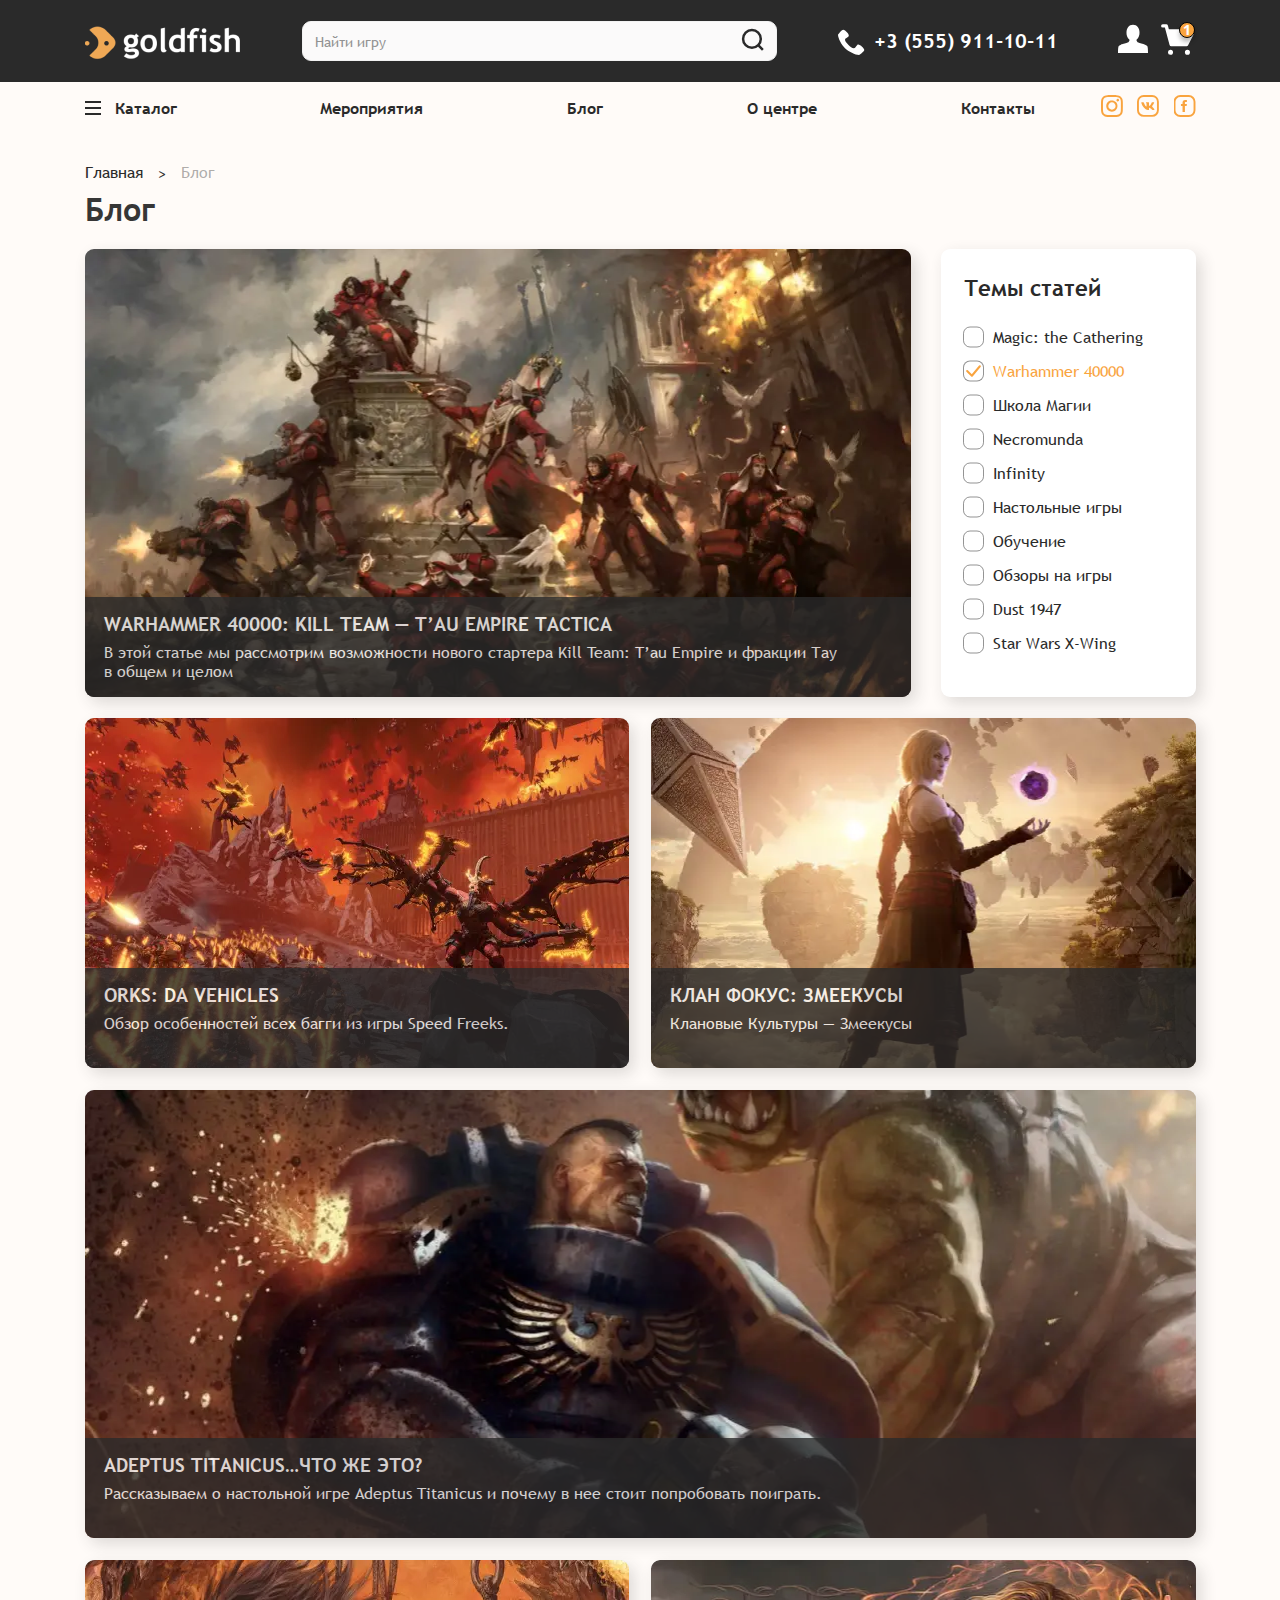
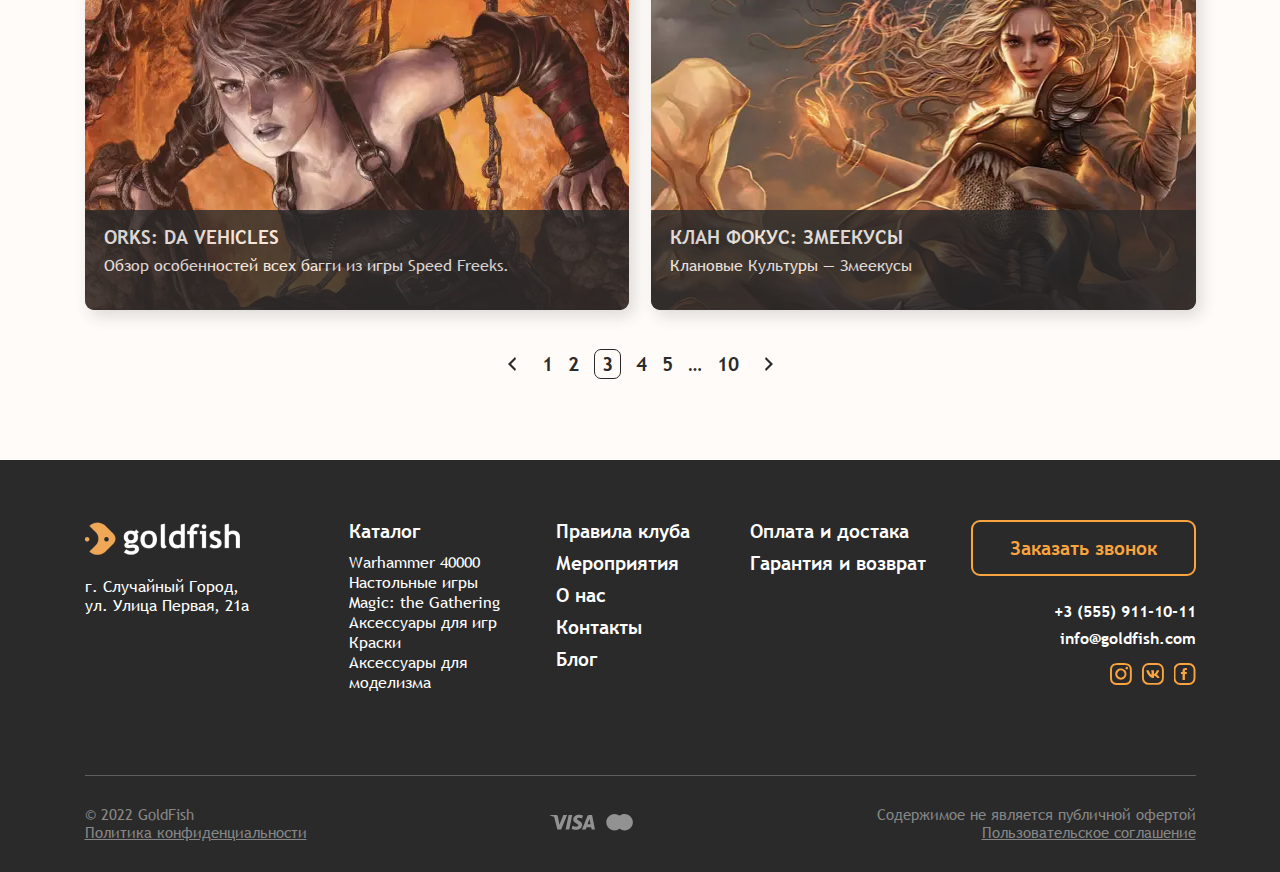
<file: blog-page.html>
<!DOCTYPE html><html lang="ru" class="page"><head><meta charset="UTF-8"><meta name="viewport" content="width=device-width,initial-scale=1"><link rel="shortcut icon" href="favicon.ico" type="image/x-icon"><meta http-equiv="X-UA-Compatible" content="ie=edge"><meta name="theme-color" content="#111111"><title>GoldFish</title><link rel="preload" href="fonts/TrebuchetMS-Regular.woff2" as="font" type="font/woff2" crossorigin><link rel="preload" href="fonts/TrebuchetMS-Bold.woff2" as="font" type="font/woff2" crossorigin><link rel="preload" href="fonts/OpenSans-Bold.woff2" as="font" type="font/woff2" crossorigin><link rel="preload" href="fonts/OpenSans-Regular.woff2" as="font" type="font/woff2" crossorigin><link rel="preload" href="fonts/OpenSans-SemiBold.woff2" as="font" type="font/woff2" crossorigin><link rel="stylesheet" href="css/vendor.css"><link rel="stylesheet" href="css/main.css"><script defer="defer" src="js/main.js"></script></head><body class="page__body"><div class="site-container"><header class="header"><div class="overlay"></div><div class="header__top"><div class="container header__container"><div class="mobile-menu"><div class="header_bar"><div class="mobile-toggle"><svg xmlns="http://www.w3.org/2000/svg" xmlns:xlink="http://www.w3.org/1999/xlink" viewBox="0 0 48 48" focusable="false"><g><rect x="15" y="16" width="16" height="2"></rect><rect x="15" y="23" width="16" height="2"></rect><rect x="15" y="30" width="16" height="2"></rect></g></svg></div></div><nav class="primary-nav"><ul><li><a href="catalog-page.html">Настольные игры</a><span class="item-toggle-button">Toggle</span><div class="secondary-nav"><ul><li><a href="catalog-page.html">Warcry (49)</a></li><li><a href="catalog-page.html">Nercomunda (21)</a></li><li><a href="catalog-page.html">Lord of the Rings (16)</a></li><li><a href="catalog-page.html">Blood Bowl (28)</a></li><li><a href="catalog-page.html">Titanicus (4)</a></li><li><a href="catalog-page.html">Warcry (49)</a></li><li><a href="catalog-page.html">Warhammer: Underworlds (22)</a></li><li><a href="catalog-page.html">Killtem (4)</a></li></ul></div></li><li><a href="catalog-page.html">Warhammer 40000</a> <span class="item-toggle-button">Toggle</span><div class="secondary-nav"><ul><li><a href="catalog-page.html">Warcry (49)</a></li><li><a href="catalog-page.html">Nercomunda (21)</a></li><li><a href="catalog-page.html">Lord of the Rings (16)</a></li><li><a href="catalog-page.html">Blood Bowl (28)</a></li><li><a href="catalog-page.html">Titanicus (4)</a></li><li><a href="catalog-page.html">Warcry (49)</a></li><li><a href="catalog-page.html">Warhammer: Underworlds (22)</a></li><li><a href="catalog-page.html">Killtem (4)</a></li></ul></div></li><li><a href="catalog-page.html">Magic: the Gathering</a> <span class="item-toggle-button">Toggle</span><div class="secondary-nav"><ul><li><a href="catalog-page.html">Warcry (49)</a></li><li><a href="catalog-page.html">Nercomunda (21)</a></li><li><a href="catalog-page.html">Lord of the Rings (16)</a></li><li><a href="catalog-page.html">Blood Bowl (28)</a></li><li><a href="catalog-page.html">Titanicus (4)</a></li><li><a href="catalog-page.html">Warcry (49)</a></li><li><a href="catalog-page.html">Warhammer: Underworlds (22)</a></li><li><a href="catalog-page.html">Killtem (4)</a></li></ul></div></li><li><a href="catalog-page.html">Аксессуары для игр</a> <span class="item-toggle-button">Toggle</span><div class="secondary-nav"><ul><li><a href="catalog-page.html">Warcry (49)</a></li><li><a href="catalog-page.html">Nercomunda (21)</a></li><li><a href="catalog-page.html">Lord of the Rings (16)</a></li><li><a href="catalog-page.html">Blood Bowl (28)</a></li><li><a href="catalog-page.html">Titanicus (4)</a></li><li><a href="catalog-page.html">Warcry (49)</a></li><li><a href="catalog-page.html">Warhammer: Underworlds (22)</a></li><li><a href="catalog-page.html">Killtem (4)</a></li></ul></div></li><li><a href="catalog-page.html">Краски</a> <span class="item-toggle-button">Toggle</span><div class="secondary-nav"><ul><li><a href="catalog-page.html">Warcry (49)</a></li><li><a href="catalog-page.html">Nercomunda (21)</a></li><li><a href="catalog-page.html">Lord of the Rings (16)</a></li><li><a href="catalog-page.html">Blood Bowl (28)</a></li><li><a href="catalog-page.html">Titanicus (4)</a></li><li><a href="catalog-page.html">Warcry (49)</a></li><li><a href="catalog-page.html">Warhammer: Underworlds (22)</a></li><li><a href="catalog-page.html">Killtem (4)</a></li></ul></div></li><li><a href="catalog-page.html">Товары для детей</a> <span class="item-toggle-button">Toggle</span><div class="secondary-nav"><ul><li><a href="catalog-page.html">Warcry (49)</a></li><li><a href="catalog-page.html">Nercomunda (21)</a></li><li><a href="catalog-page.html">Lord of the Rings (16)</a></li><li><a href="catalog-page.html">Blood Bowl (28)</a></li><li><a href="catalog-page.html">Titanicus (4)</a></li><li><a href="catalog-page.html">Warcry (49)</a></li><li><a href="catalog-page.html">Warhammer: Underworlds (22)</a></li><li><a href="catalog-page.html">Killtem (4)</a></li></ul></div></li><li><a href="catalog-page.html">Аксессуары для моделизма</a> <span class="item-toggle-button">Toggle</span><div class="secondary-nav"><ul><li><a href="catalog-page.html">Warcry (49)</a></li><li><a href="catalog-page.html">Nercomunda (21)</a></li><li><a href="catalog-page.html">Lord of the Rings (16)</a></li><li><a href="catalog-page.html">Blood Bowl (28)</a></li><li><a href="catalog-page.html">Titanicus (4)</a></li><li><a href="catalog-page.html">Warcry (49)</a></li><li><a href="catalog-page.html">Warhammer: Underworlds (22)</a></li><li><a href="catalog-page.html">Killtem (4)</a></li></ul></div></li><li><div class="divider"></div></li><li><a href="events-page.html">Мероприятия</a></li><li><a href="blog-page.html">Блог</a></li><li><a href="about-page.html">О центре</a></li><li><a href="contacts-page.html">Контакты</a></li></ul></nav></div><div class="logo header__logo"><a class="logo__link" href="index.html"><img class="logo__img" src="img/logo.png" alt="Logo"></a></div><div class="search header__search"><input class="search__input" type="text" placeholder="Найти игру"></div><div class="phone header__phone"><a class="phone__link" href="tel:+35559111011"><svg class="phone__icon"><use xlink:href="img/sprite.svg#phone"></use></svg> <span class="phone__text">+3 (555) 911-10-11</span></a></div><div class="header__profile profile"><a class="profile__user-link" href="#" data-graph-path="login-regestration"><svg class="profile__user-icon"><use xlink:href="img/sprite.svg#profile"></use></svg> </a><a class="profile__cart-link" href="cart-page.html" data-graph-path="login-pass"><svg class="profile__cart-icon"><use xlink:href="img/sprite.svg#cart"></use></svg> <span class="profile__cart-quantity">1</span></a></div></div></div><div class="header__menu"><div class="container"><nav class="header__nav nav"><div class="search nav__search"><input class="search__input" type="text" placeholder="Найти игру"></div><ul class="list-reset nav__list"><li class="nav__item nav__item--btn"><button class="btn-reset nav__btn-trigger btn-trigger nav__link"><span class="btn-trigger__line"></span> <span class="btn-trigger__text">Каталог</span></button><div class="dropdown"><div class="dropdown__btn-box"><span class="btn-box__text">Все категории</span></div><ul class="list-reset dropdown__list"><li class="dropdown__item"><a class="dropdown__link" href="catalog-page.html">Настольные игры </a><svg class="dropdown__link-icon"><use xlink:href="img/sprite.svg#arrow-right"></use></svg><div class="submenu-dropdown"><div class="submenu-dropdown__title">Настольные игры</div><ul class="list-reset submenu-dropdown__list"><li class="submenu-dropdown__item"><a class="submenu-dropdown__link" href="catalog-page.html">Warcry (49)</a></li><li class="submenu-dropdown__item"><a class="submenu-dropdown__link" href="catalog-page.html">Nercomunda (21)</a></li><li class="submenu-dropdown__item"><a class="submenu-dropdown__link" href="catalog-page.html">Lord of the Rings (16)</a></li><li class="submenu-dropdown__item"><a class="submenu-dropdown__link" href="catalog-page.html">Blood Bowl (28)</a></li><li class="submenu-dropdown__item"><a class="submenu-dropdown__link" href="catalog-page.html">Titanicus (4)</a></li><li class="submenu-dropdown__item"><a class="submenu-dropdown__link" href="catalog-page.html">Warcry (49)</a></li><li class="submenu-dropdown__item"><a class="submenu-dropdown__link" href="catalog-page.html">Warhammer: Underworlds (22)</a></li><li class="submenu-dropdown__item"><a class="submenu-dropdown__link" href="catalog-page.html">Killtem (4)</a></li></ul></div></li><li class="dropdown__item"><a class="dropdown__link" href="catalog-page.html">Warhammer 40000 </a><svg class="dropdown__link-icon"><use xlink:href="img/sprite.svg#arrow-right"></use></svg><div class="submenu-dropdown"><div class="submenu-dropdown__title">Warhammer 40000</div><ul class="list-reset submenu-dropdown__list"><li class="submenu-dropdown__item"><a class="submenu-dropdown__link" href="catalog-page.html">Альтернативные миниатюры (69)</a></li><li class="submenu-dropdown__item"><a class="submenu-dropdown__link" href="catalog-page.html">Warhammer 40k (400)</a></li><li class="submenu-dropdown__item"><a class="submenu-dropdown__link" href="catalog-page.html">Age of Sigmar (263)</a></li><li class="submenu-dropdown__item"><a class="submenu-dropdown__link" href="catalog-page.html">Warcry (49)</a></li><li class="submenu-dropdown__item"><a class="submenu-dropdown__link" href="catalog-page.html">Nercomunda (21)</a></li><li class="submenu-dropdown__item"><a class="submenu-dropdown__link" href="catalog-page.html">Lord of the Rings (16)</a></li><li class="submenu-dropdown__item"><a class="submenu-dropdown__link" href="catalog-page.html">Blood Bowl (28)</a></li><li class="submenu-dropdown__item"><a class="submenu-dropdown__link" href="catalog-page.html">Titanicus (4)</a></li><li class="submenu-dropdown__item"><a class="submenu-dropdown__link" href="catalog-page.html">Warcry (49)</a></li><li class="submenu-dropdown__item"><a class="submenu-dropdown__link" href="catalog-page.html">Warhammer: Underworlds (22)</a></li><li class="submenu-dropdown__item"><a class="submenu-dropdown__link" href="catalog-page.html">Killtem (4)</a></li></ul></div></li><li class="dropdown__item"><a class="dropdown__link" href="catalog-page.html">Magic: the Gathering </a><svg class="dropdown__link-icon"><use xlink:href="img/sprite.svg#arrow-right"></use></svg><div class="submenu-dropdown"><div class="submenu-dropdown__title">Magic: the Gathering</div><ul class="list-reset submenu-dropdown__list"><li class="submenu-dropdown__item"><a class="submenu-dropdown__link" href="catalog-page.html">Альтернативные миниатюры (69)</a></li><li class="submenu-dropdown__item"><a class="submenu-dropdown__link" href="catalog-page.html">Warhammer 40k (400)</a></li><li class="submenu-dropdown__item"><a class="submenu-dropdown__link" href="catalog-page.html">Age of Sigmar (263)</a></li><li class="submenu-dropdown__item"><a class="submenu-dropdown__link" href="catalog-page.html">Nercomunda (21)</a></li><li class="submenu-dropdown__item"><a class="submenu-dropdown__link" href="catalog-page.html">Lord of the Rings (16)</a></li><li class="submenu-dropdown__item"><a class="submenu-dropdown__link" href="catalog-page.html">Blood Bowl (28)</a></li><li class="submenu-dropdown__item"><a class="submenu-dropdown__link" href="catalog-page.html">Titanicus (4)</a></li><li class="submenu-dropdown__item"><a class="submenu-dropdown__link" href="catalog-page.html">Warcry (49)</a></li><li class="submenu-dropdown__item"><a class="submenu-dropdown__link" href="catalog-page.html">Warhammer: Underworlds (22)</a></li><li class="submenu-dropdown__item"><a class="submenu-dropdown__link" href="catalog-page.html">Killtem (4)</a></li><li class="submenu-dropdown__item"><a class="submenu-dropdown__link" href="catalog-page.html">Warcry (49)</a></li><li class="submenu-dropdown__item"><a class="submenu-dropdown__link" href="catalog-page.html">Warhammer: Underworlds (22)</a></li><li class="submenu-dropdown__item"><a class="submenu-dropdown__link" href="catalog-page.html">Killtem (4)</a></li></ul></div></li><li class="dropdown__item"><a class="dropdown__link" href="catalog-page.html">Аксессуары для игр </a><svg class="dropdown__link-icon"><use xlink:href="img/sprite.svg#arrow-right"></use></svg><div class="submenu-dropdown"><div class="submenu-dropdown__title">Аксессуары для игр</div><ul class="list-reset submenu-dropdown__list"><li class="submenu-dropdown__item"><a class="submenu-dropdown__link" href="catalog-page.html">Age of Sigmar (263)</a></li><li class="submenu-dropdown__item"><a class="submenu-dropdown__link" href="catalog-page.html">Nercomunda (21)</a></li><li class="submenu-dropdown__item"><a class="submenu-dropdown__link" href="catalog-page.html">Lord of the Rings (16)</a></li><li class="submenu-dropdown__item"><a class="submenu-dropdown__link" href="catalog-page.html">Blood Bowl (28)</a></li><li class="submenu-dropdown__item"><a class="submenu-dropdown__link" href="catalog-page.html">Titanicus (4)</a></li><li class="submenu-dropdown__item"><a class="submenu-dropdown__link" href="catalog-page.html">Warcry (49)</a></li><li class="submenu-dropdown__item"><a class="submenu-dropdown__link" href="catalog-page.html">Warhammer: Underworlds (22)</a></li><li class="submenu-dropdown__item"><a class="submenu-dropdown__link" href="catalog-page.html">Killtem (4)</a></li></ul></div></li><li class="dropdown__item"><a class="dropdown__link" href="catalog-page.html">Краски </a><svg class="dropdown__link-icon"><use xlink:href="img/sprite.svg#arrow-right"></use></svg><div class="submenu-dropdown"><div class="submenu-dropdown__title">Краски</div><ul class="list-reset submenu-dropdown__list"><li class="submenu-dropdown__item"><a class="submenu-dropdown__link" href="catalog-page.html">Age of Sigmar (263)</a></li><li class="submenu-dropdown__item"><a class="submenu-dropdown__link" href="catalog-page.html">Nercomunda (21)</a></li><li class="submenu-dropdown__item"><a class="submenu-dropdown__link" href="catalog-page.html">Lord of the Rings (16)</a></li><li class="submenu-dropdown__item"><a class="submenu-dropdown__link" href="catalog-page.html">Blood Bowl (28)</a></li><li class="submenu-dropdown__item"><a class="submenu-dropdown__link" href="catalog-page.html">Titanicus (4)</a></li><li class="submenu-dropdown__item"><a class="submenu-dropdown__link" href="catalog-page.html">Warcry (49)</a></li><li class="submenu-dropdown__item"><a class="submenu-dropdown__link" href="catalog-page.html">Warhammer: Underworlds (22)</a></li><li class="submenu-dropdown__item"><a class="submenu-dropdown__link" href="catalog-page.html">Killtem (4)</a></li></ul></div></li><li class="dropdown__item"><a class="dropdown__link" href="catalog-page.html">Товары для детей </a><svg class="dropdown__link-icon"><use xlink:href="img/sprite.svg#arrow-right"></use></svg><div class="submenu-dropdown"><div class="submenu-dropdown__title">Товары для детей</div><ul class="list-reset submenu-dropdown__list"><li class="submenu-dropdown__item"><a class="submenu-dropdown__link" href="catalog-page.html">Warhammer 40k (400)</a></li><li class="submenu-dropdown__item"><a class="submenu-dropdown__link" href="catalog-page.html">Age of Sigmar (263)</a></li><li class="submenu-dropdown__item"><a class="submenu-dropdown__link" href="catalog-page.html">Nercomunda (21)</a></li><li class="submenu-dropdown__item"><a class="submenu-dropdown__link" href="catalog-page.html">Lord of the Rings (16)</a></li><li class="submenu-dropdown__item"><a class="submenu-dropdown__link" href="catalog-page.html">Blood Bowl (28)</a></li><li class="submenu-dropdown__item"><a class="submenu-dropdown__link" href="catalog-page.html">Titanicus (4)</a></li><li class="submenu-dropdown__item"><a class="submenu-dropdown__link" href="catalog-page.html">Warcry (49)</a></li><li class="submenu-dropdown__item"><a class="submenu-dropdown__link" href="catalog-page.html">Warhammer: Underworlds (22)</a></li><li class="submenu-dropdown__item"><a class="submenu-dropdown__link" href="catalog-page.html">Killtem (4)</a></li><li class="submenu-dropdown__item"><a class="submenu-dropdown__link" href="catalog-page.html">Warcry (49)</a></li><li class="submenu-dropdown__item"><a class="submenu-dropdown__link" href="catalog-page.html">Warhammer: Underworlds (22)</a></li><li class="submenu-dropdown__item"><a class="submenu-dropdown__link" href="catalog-page.html">Killtem (4)</a></li></ul></div></li><li class="dropdown__item"><a class="dropdown__link" href="catalog-page.html">Аксессуары для моделизма </a><svg class="dropdown__link-icon"><use xlink:href="img/sprite.svg#arrow-right"></use></svg><div class="submenu-dropdown"><div class="submenu-dropdown__title">Аксессуары для моделизма</div><ul class="list-reset submenu-dropdown__list"><li class="submenu-dropdown__item"><a class="submenu-dropdown__link" href="catalog-page.html">Age of Sigmar (263)</a></li><li class="submenu-dropdown__item"><a class="submenu-dropdown__link" href="catalog-page.html">Nercomunda (21)</a></li><li class="submenu-dropdown__item"><a class="submenu-dropdown__link" href="catalog-page.html">Lord of the Rings (16)</a></li><li class="submenu-dropdown__item"><a class="submenu-dropdown__link" href="catalog-page.html">Blood Bowl (28)</a></li><li class="submenu-dropdown__item"><a class="submenu-dropdown__link" href="catalog-page.html">Titanicus (4)</a></li><li class="submenu-dropdown__item"><a class="submenu-dropdown__link" href="catalog-page.html">Warcry (49)</a></li><li class="submenu-dropdown__item"><a class="submenu-dropdown__link" href="catalog-page.html">Warhammer: Underworlds (22)</a></li><li class="submenu-dropdown__item"><a class="submenu-dropdown__link" href="catalog-page.html">Killtem (4)</a></li><li class="submenu-dropdown__item"><a class="submenu-dropdown__link" href="catalog-page.html">Warcry (49)</a></li><li class="submenu-dropdown__item"><a class="submenu-dropdown__link" href="catalog-page.html">Warhammer: Underworlds (22)</a></li><li class="submenu-dropdown__item"><a class="submenu-dropdown__link" href="catalog-page.html">Killtem (4)</a></li></ul></div></li></ul></div></li><li class="nav__item"><a href="events-page.html" class="nav__link">Мероприятия</a></li><li class="nav__item"><a href="blog-page.html" class="nav__link">Блог</a></li><li class="nav__item"><a href="about-page.html" class="nav__link">О центре</a></li><li class="nav__item"><a href="contacts-page.html" class="nav__link">Контакты</a></li></ul><div class="header__social social"><ul class="list-reset social__list"><li class="social__item"><a href="#" class="social__link"><img class="social__icon social__icon--instagram" src="img/instagram.svg" alt="instagram"></a></li><li class="social__item"><a href="#" class="social__link"><img class="social__icon social__icon--vk" src="img/vk.svg" alt="vk"></a></li><li class="social__item"><a href="#" class="social__link"><img class="social__icon social__icon--facebook" src="img/facebook.svg" alt="facebook"></a></li></ul></div></nav></div></div><div class="graph-modal modal-window login-regestration"><div class="graph-modal__container" role="dialog" aria-modal="true" data-graph-target="login-regestration"><button class="btn-reset js-modal-close graph-modal__close" aria-label="Закрыть модальное окно"></button><div class="graph-modal__content"><form action="#" class="modal-window__form login-regestration-form"><h4 class="modal-window__title">Войдите или зарегистрируйтесь</h4><div class="modal-window__tabs modal-window-tabs"><div class="tabs" data-tabs="login-regestration-tabs"><ul class="tabs__nav"><li class="tabs__nav-item"><button class="btn-reset tabs__nav-btn" type="button">Вход</button></li><li class="tabs__nav-item"><button class="btn-reset tabs__nav-btn" type="button">Регистрация</button></li></ul><div class="tabs__content"><div class="tabs__panel"><div class="login-regestration-sms login-regestration-sms--visible"><label class="modal-window__label">Телефон: <input type="text" name="Телефон" class="input-reset modal-window__input input-tel" placeholder="+7 ___ _______"></label> <button type="button" class="btn-reset modal-window__link modal-window__switch-btn modal-window__switch-btn--pass">Войти с помощью пароля</button><div class="modal-window__social social-modal"><div class="social-modal__label">Войти через аккаунт социальной сети</div><div class="social-modal__items"><div class="social-modal__item"><svg class="social-modal__icon social-modal__icon--facebook"><use xlink:href="img/sprite.svg#facebook"></use></svg></div><div class="social-modal__item"><svg class="social-modal__icon social-modal__icon--vk"><use xlink:href="img/sprite.svg#vk"></use></svg></div></div></div><div class="tabs__footer"><button type="button" class="btn-reset btn btn-acc modal-window__btn login-sms-btn">Получить код в SMS</button></div></div><div class="login-regestration-pass"><label class="modal-window__label">Телефон: <input type="text" name="Телефон" class="input-reset modal-window__input input-tel" placeholder="+7 ___ _______"></label> <label class="modal-window__label">Пароль: <input type="password" name="Пароль" class="input-reset modal-window__input input-pass" placeholder="Пароль"> <a href="#" class="modal-window__forgot-pass">Забыли пароль?</a></label> <button type="button" class="btn-reset modal-window__link modal-window__switch-btn modal-window__switch-btn--sms">Войти с помощью SMS подтверждения</button><div class="modal-window__social social-modal"><div class="social-modal__label">Войти через аккаунт социальной сети</div><div class="social-modal__items"><div class="social-modal__item"><svg class="social-modal__icon social-modal__icon--facebook"><use xlink:href="img/sprite.svg#facebook"></use></svg></div><div class="social-modal__item"><svg class="social-modal__icon social-modal__icon--vk"><use xlink:href="img/sprite.svg#vk"></use></svg></div></div></div><div class="tabs__footer"><button type="button" class="btn-reset btn btn-acc modal-window__btn login-btn">Войти</button></div></div></div><div class="tabs__panel"><label class="modal-window__label">Имя: <input type="text" name="Имя" class="input-reset modal-window__input input-name" placeholder="Имя"></label> <label class="modal-window__label">Фамилия: <input type="text" name="Фамилия" class="input-reset modal-window__input input-surname" placeholder="Фамилия"></label> <label class="modal-window__label">E-mail или телефон: <input type="text" name="E-mail или телефон" class="input-reset modal-window__input input-email-or-tel" placeholder="E-mail или телефон"></label> <label class="modal-window__label">Пароль:<span>мининум 6 символов</span> <input type="password" name="Пароль" class="input-reset modal-window__input input-pass" placeholder="Пароль"></label><div class="tabs__footer footer-tabs"><div class="footer-tabs__item"><label class="footer-tabs__checkbox custom-checkbox"><input type="checkbox" class="custom-checkbox__field"> <span class="custom-checkbox__content"></span></label><div class="footer-tabs__text">Я согласен с <a href="#">политикой конфиденциальности</a> и с <a href="#">обработкой персональных данных</a></div></div><div class="footer-tabs__item"><label class="footer-tabs__checkbox custom-checkbox"><input type="checkbox" class="custom-checkbox__field"> <span class="custom-checkbox__content"></span></label><div class="footer-tabs__text">Я хочу получать новости и узнавать об акциях первым</div></div><button type="button" class="btn-reset btn btn-acc modal-window__btn login-sms-btn">Зарегистрироваться</button></div></div></div></div></div></form></div></div></div></header><main class="main"><section class="blog-page"><div class="container blog-page__container"><div class="breadcrumbs"><ul class="list-reset breadcrumbs__list"><li class="breadcrumbs__item"><a class="breadcrumbs__link" href="#">Главная</a></li><li class="breadcrumbs__item"><a class="breadcrumbs__link" href="#">Блог</a></li></ul></div><div class="blog-page__head"><h2 class="title blog-page__title">Блог</h2><button class="btn-reset page-menu__btn--open"></button></div><div class="blog-page__content"><div class="blog-page__top"><div class="blog-item blog-item--top"><a class="blog-item__link" href="blog-one-page.html"><picture><source srcset="img/blog/b-1.webp" type="image/webp"><img loading="lazy" src="img/blog/b-1.jpg" class="image" alt="blog-1"></picture><div class="blog-item__bottom"><h4 class="blog-item__title">WARHAMMER 40000: KILL TEAM — T’AU EMPIRE TACTICA</h4><p class="blog-item__text">В этой статье мы рассмотрим возможности нового стартера Kill Team: T’au Empire и фракции Тау в общем и целом</p></div></a></div><nav class="blog-page__menu page-menu"><div class="page-menu__head"><h3 class="page-menu__title">Темы статей</h3><button class="btn-reset page-menu__btn--close"></button></div><ul class="list-reset page-menu__list"><li class="page-menu__item"><label class="page-menu__checkbox custom-checkbox"><input type="checkbox" class="custom-checkbox__field"> <span class="custom-checkbox__content">Magic: the Cathering</span></label></li><li class="page-menu__item"><label class="page-menu__checkbox custom-checkbox"><input type="checkbox" class="custom-checkbox__field" checked="checked"> <span class="custom-checkbox__content">Warhammer 40000</span></label></li><li class="page-menu__item"><label class="page-menu__checkbox custom-checkbox"><input type="checkbox" class="custom-checkbox__field"> <span class="custom-checkbox__content">Школа Магии</span></label></li><li class="page-menu__item"><label class="page-menu__checkbox custom-checkbox"><input type="checkbox" class="custom-checkbox__field"> <span class="custom-checkbox__content">Necromunda</span></label></li><li class="page-menu__item"><label class="page-menu__checkbox custom-checkbox"><input type="checkbox" class="custom-checkbox__field"> <span class="custom-checkbox__content">Infinity</span></label></li><li class="page-menu__item"><label class="page-menu__checkbox custom-checkbox"><input type="checkbox" class="custom-checkbox__field"> <span class="custom-checkbox__content">Настольные игры</span></label></li><li class="page-menu__item"><label class="page-menu__checkbox custom-checkbox"><input type="checkbox" class="custom-checkbox__field"> <span class="custom-checkbox__content">Обучение</span></label></li><li class="page-menu__item"><label class="page-menu__checkbox custom-checkbox"><input type="checkbox" class="custom-checkbox__field"> <span class="custom-checkbox__content">Обзоры на игры</span></label></li><li class="page-menu__item"><label class="page-menu__checkbox custom-checkbox"><input type="checkbox" class="custom-checkbox__field"> <span class="custom-checkbox__content">Dust 1947</span></label></li><li class="page-menu__item"><label class="page-menu__checkbox custom-checkbox"><input type="checkbox" class="custom-checkbox__field"> <span class="custom-checkbox__content">Star Wars X-Wing</span></label></li></ul><div class="page-menu__footer"><button class="btn-reset btn btn-acc page-menu__btn--submit">Применить</button></div></nav></div><div class="blog-page__bottom"><div class="blog-item"><a class="blog-item__link" href="blog-one-page.html"><picture><source srcset="img/blog/b-2.webp" type="image/webp"><img loading="lazy" src="img/blog/b-2.jpg" class="image" alt="blog-1"></picture><div class="blog-item__bottom"><h4 class="blog-item__title">ORKS: DA VEHICLES</h4><p class="blog-item__text">Обзор особенностей всех багги из игры Speed Freeks.</p></div></a></div><div class="blog-item"><a class="blog-item__link" href="blog-one-page.html"><picture><source srcset="img/blog/b-3.webp" type="image/webp"><img loading="lazy" src="img/blog/b-3.jpg" class="image" alt="blog-1"></picture><div class="blog-item__bottom"><h4 class="blog-item__title">КЛАН ФОКУС: ЗМЕЕКУСЫ</h4><p class="blog-item__text">Клановые Культуры — Змеекусы</p></div></a></div><div class="blog-item"><a class="blog-item__link" href="blog-one-page.html"><picture><source srcset="img/blog/b-4.webp" type="image/webp"><img loading="lazy" src="img/blog/b-4.jpg" class="image" alt="blog-1"></picture><div class="blog-item__bottom"><h4 class="blog-item__title">ADEPTUS TITANICUS…ЧТО ЖЕ ЭТО?</h4><p class="blog-item__text">Рассказываем о настольной игре Adeptus Titanicus и почему в нее стоит попробовать поиграть.</p></div></a></div><div class="blog-item"><a class="blog-item__link" href="blog-one-page.html"><picture><source srcset="img/blog/b-5.webp" type="image/webp"><img loading="lazy" src="img/blog/b-5.jpg" class="image" alt="blog-1"></picture><div class="blog-item__bottom"><h4 class="blog-item__title">ORKS: DA VEHICLES</h4><p class="blog-item__text">Обзор особенностей всех багги из игры Speed Freeks.</p></div></a></div><div class="blog-item"><a class="blog-item__link" href="blog-one-page.html"><picture><source srcset="img/blog/b-6.webp" type="image/webp"><img loading="lazy" src="img/blog/b-6.jpg" class="image" alt="blog-1"></picture><div class="blog-item__bottom"><h4 class="blog-item__title">КЛАН ФОКУС: ЗМЕЕКУСЫ</h4><p class="blog-item__text">Клановые Культуры — Змеекусы</p></div></a></div></div></div><div class="pagination"><button class="btn-reset pagination__btn pagination__btn--perv"></button><ul class="list-reset pagination__list"><li class="pagination__item"><a href="" class="pagination__link">1</a></li><li class="pagination__item"><a href="" class="pagination__link">2</a></li><li class="pagination__item"><a href="" class="pagination__link pagination__link--carrent">3</a></li><li class="pagination__item"><a href="" class="pagination__link">4</a></li><li class="pagination__item"><a href="" class="pagination__link">5</a></li><li class="pagination__item"><a href="" class="pagination__link pagination__link--dots">…</a></li><li class="pagination__item"><a href="" class="pagination__link">10</a></li></ul><button class="btn-reset pagination__btn pagination__btn--next"></button></div></div></section></main><footer class="footer"><div class="container footer__container"><div class="footer__top"><div class="footer__top-logo"><div class="logo footer__logo"><a class="logo__link" href="index.html"><img class="logo__img" src="img/logo.png" alt="Logo"></a></div><p class="footer__top-logo-text">г. Случайный Город,<br>ул. Улица Первая, 21а</p></div><nav class="footer__top-menu top-menu"><div class="top-menu__catalog"><a class="top-menu__catalog-link top-menu__catalog-link--title top-menu__link" href="catalog-page.html">Каталог</a><ul class="list-reset top-menu__catalog-list top-menu__list"><li class="top-menu__catalog-item"><a class="top-menu__catalog-link top-menu__link" href="catalog-page.html">Warhammer 40000</a></li><li class="top-menu__catalog-item"><a class="top-menu__catalog-link top-menu__link" href="catalog-page.html">Настольные игры</a></li><li class="top-menu__catalog-item"><a class="top-menu__catalog-link top-menu__link" href="catalog-page.html">Magic: the Gathering</a></li><li class="top-menu__catalog-item"><a class="top-menu__catalog-link top-menu__link" href="catalog-page.html">Аксессуары для игр</a></li><li class="top-menu__catalog-item"><a class="top-menu__catalog-link top-menu__link" href="catalog-page.html">Краски</a></li><li class="top-menu__catalog-item"><a class="top-menu__catalog-link top-menu__link" href="catalog-page.html">Аксессуары для моделизма</a></li></ul></div><div class="footer__menu-nav menu-nav"><ul class="list-reset menu_nav__list top-menu__list"><li class="menu-nav__item"><a class="menu-nav__link top-menu__link" href="#">Правила клуба</a></li><li class="menu-nav__item"><a class="menu-nav__link top-menu__link" href="events-page.html">Мероприятия</a></li><li class="menu-nav__item"><a class="menu-nav__link top-menu__link" href="about-page.html">О нас</a></li><li class="menu-nav__item"><a class="menu-nav__link top-menu__link" href="contacts-page.html">Контакты</a></li><li class="menu-nav__item"><a class="menu-nav__link top-menu__link" href="blog-page.html">Блог</a></li></ul></div><div class="footer__menu-info menu-info"><ul class="list-reset menu-info__list top-menu__list"><li class="menu-info__item"><a class="menu-info__link top-menu__link" href="#">Оплата и достака</a></li><li class="menu-info__item"><a class="menu-info__link top-menu__link" href="#">Гарантия и возврат</a></li></ul></div></nav><div class="footer__menu-contact menu-contact"><button class="btn-reset menu-contact__btn btn-tr btn-tr-acc">Заказать звонок</button><ul class="list-reset menu-contact__list"><li class="menu-contact__item"><a class="menu-contact__link top-menu__link" href="tel:+35559111011">+3 (555) 911-10-11</a></li><li class="menu-contact__item"><a class="menu-contact__link top-menu__link" href="mail:info@goldfish.com">info@goldfish.com</a></li></ul><div class="menu-contact__social social"><ul class="list-reset social__list"><li class="social__item"><a href="#" class="social__link"><img class="social__icon social__icon--instagram" src="img/instagram.svg" alt="instagram"></a></li><li class="social__item"><a href="#" class="social__link"><img class="social__icon social__icon--vk" src="img/vk.svg" alt="vk"></a></li><li class="social__item"><a href="#" class="social__link"><img class="social__icon social__icon--facebook" src="img/facebook.svg" alt="facebook"></a></li></ul></div></div></div><div class="footer__bottom"><div class="footer__bottom-copy bottom-copy"><p class="bottom-copy__text">© 2022 GoldFish</p><a class="bottom-copy__link" href="#">Политика конфиденциальности</a></div><div class="footer__bottom-cards bottom-cards"><ul class="list-reset bottom-cards__list"><li class="bottom-cards__item"><svg class="bottom-cards__item-icon bottom-cards__item-icon--visa"><use xlink:href="img/sprite.svg#visa"></use></svg></li><li class="bottom-cards__item"><svg class="bottom-cards__item-icon bottom-cards__item-icon--mc"><use xlink:href="img/sprite.svg#mc"></use></svg></li></ul></div><div class="footer__bottom-policy bottom-policy"><p class="bottom-policy__text">Содержимое не является публичной офертой</p><a class="bottom-policy__link" href="#">Пользовательское соглашение</a></div></div></div></footer></div></body></html>
</file>
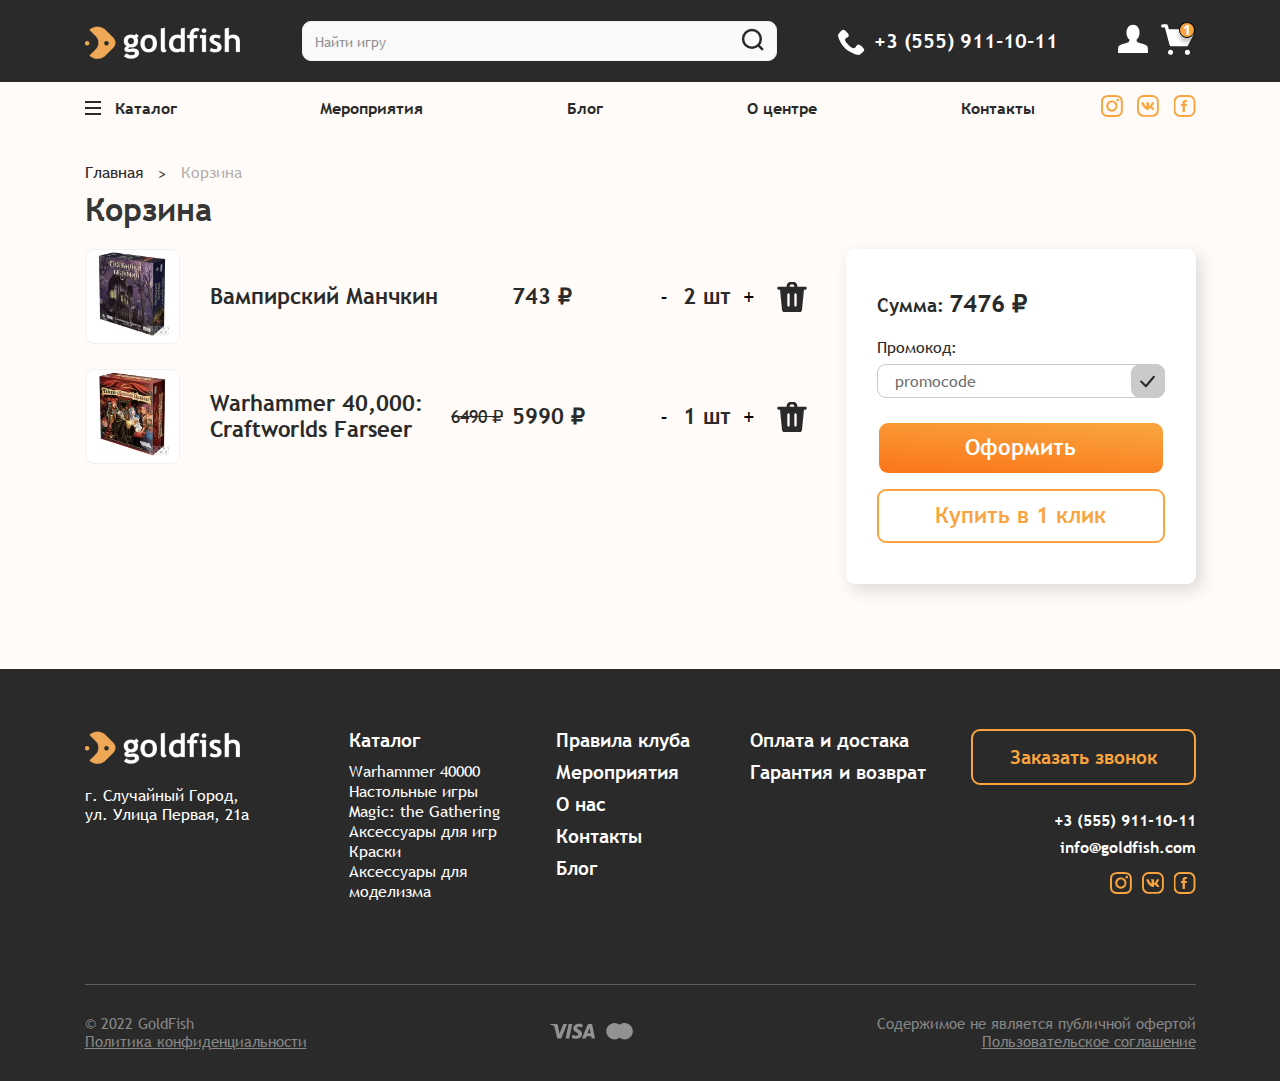
<file: cart-page.html>
<!DOCTYPE html><html lang="ru" class="page"><head><meta charset="UTF-8"><meta name="viewport" content="width=device-width,initial-scale=1"><link rel="shortcut icon" href="favicon.ico" type="image/x-icon"><meta http-equiv="X-UA-Compatible" content="ie=edge"><meta name="theme-color" content="#111111"><title>GoldFish</title><link rel="preload" href="fonts/TrebuchetMS-Regular.woff2" as="font" type="font/woff2" crossorigin><link rel="preload" href="fonts/TrebuchetMS-Bold.woff2" as="font" type="font/woff2" crossorigin><link rel="preload" href="fonts/OpenSans-Bold.woff2" as="font" type="font/woff2" crossorigin><link rel="preload" href="fonts/OpenSans-Regular.woff2" as="font" type="font/woff2" crossorigin><link rel="preload" href="fonts/OpenSans-SemiBold.woff2" as="font" type="font/woff2" crossorigin><link rel="stylesheet" href="css/vendor.css"><link rel="stylesheet" href="css/main.css"><script defer="defer" src="js/main.js"></script></head><body class="page__body"><div class="site-container"><header class="header"><div class="overlay"></div><div class="header__top"><div class="container header__container"><div class="mobile-menu"><div class="header_bar"><div class="mobile-toggle"><svg xmlns="http://www.w3.org/2000/svg" xmlns:xlink="http://www.w3.org/1999/xlink" viewBox="0 0 48 48" focusable="false"><g><rect x="15" y="16" width="16" height="2"></rect><rect x="15" y="23" width="16" height="2"></rect><rect x="15" y="30" width="16" height="2"></rect></g></svg></div></div><nav class="primary-nav"><ul><li><a href="catalog-page.html">Настольные игры</a><span class="item-toggle-button">Toggle</span><div class="secondary-nav"><ul><li><a href="catalog-page.html">Warcry (49)</a></li><li><a href="catalog-page.html">Nercomunda (21)</a></li><li><a href="catalog-page.html">Lord of the Rings (16)</a></li><li><a href="catalog-page.html">Blood Bowl (28)</a></li><li><a href="catalog-page.html">Titanicus (4)</a></li><li><a href="catalog-page.html">Warcry (49)</a></li><li><a href="catalog-page.html">Warhammer: Underworlds (22)</a></li><li><a href="catalog-page.html">Killtem (4)</a></li></ul></div></li><li><a href="catalog-page.html">Warhammer 40000</a> <span class="item-toggle-button">Toggle</span><div class="secondary-nav"><ul><li><a href="catalog-page.html">Warcry (49)</a></li><li><a href="catalog-page.html">Nercomunda (21)</a></li><li><a href="catalog-page.html">Lord of the Rings (16)</a></li><li><a href="catalog-page.html">Blood Bowl (28)</a></li><li><a href="catalog-page.html">Titanicus (4)</a></li><li><a href="catalog-page.html">Warcry (49)</a></li><li><a href="catalog-page.html">Warhammer: Underworlds (22)</a></li><li><a href="catalog-page.html">Killtem (4)</a></li></ul></div></li><li><a href="catalog-page.html">Magic: the Gathering</a> <span class="item-toggle-button">Toggle</span><div class="secondary-nav"><ul><li><a href="catalog-page.html">Warcry (49)</a></li><li><a href="catalog-page.html">Nercomunda (21)</a></li><li><a href="catalog-page.html">Lord of the Rings (16)</a></li><li><a href="catalog-page.html">Blood Bowl (28)</a></li><li><a href="catalog-page.html">Titanicus (4)</a></li><li><a href="catalog-page.html">Warcry (49)</a></li><li><a href="catalog-page.html">Warhammer: Underworlds (22)</a></li><li><a href="catalog-page.html">Killtem (4)</a></li></ul></div></li><li><a href="catalog-page.html">Аксессуары для игр</a> <span class="item-toggle-button">Toggle</span><div class="secondary-nav"><ul><li><a href="catalog-page.html">Warcry (49)</a></li><li><a href="catalog-page.html">Nercomunda (21)</a></li><li><a href="catalog-page.html">Lord of the Rings (16)</a></li><li><a href="catalog-page.html">Blood Bowl (28)</a></li><li><a href="catalog-page.html">Titanicus (4)</a></li><li><a href="catalog-page.html">Warcry (49)</a></li><li><a href="catalog-page.html">Warhammer: Underworlds (22)</a></li><li><a href="catalog-page.html">Killtem (4)</a></li></ul></div></li><li><a href="catalog-page.html">Краски</a> <span class="item-toggle-button">Toggle</span><div class="secondary-nav"><ul><li><a href="catalog-page.html">Warcry (49)</a></li><li><a href="catalog-page.html">Nercomunda (21)</a></li><li><a href="catalog-page.html">Lord of the Rings (16)</a></li><li><a href="catalog-page.html">Blood Bowl (28)</a></li><li><a href="catalog-page.html">Titanicus (4)</a></li><li><a href="catalog-page.html">Warcry (49)</a></li><li><a href="catalog-page.html">Warhammer: Underworlds (22)</a></li><li><a href="catalog-page.html">Killtem (4)</a></li></ul></div></li><li><a href="catalog-page.html">Товары для детей</a> <span class="item-toggle-button">Toggle</span><div class="secondary-nav"><ul><li><a href="catalog-page.html">Warcry (49)</a></li><li><a href="catalog-page.html">Nercomunda (21)</a></li><li><a href="catalog-page.html">Lord of the Rings (16)</a></li><li><a href="catalog-page.html">Blood Bowl (28)</a></li><li><a href="catalog-page.html">Titanicus (4)</a></li><li><a href="catalog-page.html">Warcry (49)</a></li><li><a href="catalog-page.html">Warhammer: Underworlds (22)</a></li><li><a href="catalog-page.html">Killtem (4)</a></li></ul></div></li><li><a href="catalog-page.html">Аксессуары для моделизма</a> <span class="item-toggle-button">Toggle</span><div class="secondary-nav"><ul><li><a href="catalog-page.html">Warcry (49)</a></li><li><a href="catalog-page.html">Nercomunda (21)</a></li><li><a href="catalog-page.html">Lord of the Rings (16)</a></li><li><a href="catalog-page.html">Blood Bowl (28)</a></li><li><a href="catalog-page.html">Titanicus (4)</a></li><li><a href="catalog-page.html">Warcry (49)</a></li><li><a href="catalog-page.html">Warhammer: Underworlds (22)</a></li><li><a href="catalog-page.html">Killtem (4)</a></li></ul></div></li><li><div class="divider"></div></li><li><a href="events-page.html">Мероприятия</a></li><li><a href="blog-page.html">Блог</a></li><li><a href="about-page.html">О центре</a></li><li><a href="contacts-page.html">Контакты</a></li></ul></nav></div><div class="logo header__logo"><a class="logo__link" href="index.html"><img class="logo__img" src="img/logo.png" alt="Logo"></a></div><div class="search header__search"><input class="search__input" type="text" placeholder="Найти игру"></div><div class="phone header__phone"><a class="phone__link" href="tel:+35559111011"><svg class="phone__icon"><use xlink:href="img/sprite.svg#phone"></use></svg> <span class="phone__text">+3 (555) 911-10-11</span></a></div><div class="header__profile profile"><a class="profile__user-link" href="#" data-graph-path="login-regestration"><svg class="profile__user-icon"><use xlink:href="img/sprite.svg#profile"></use></svg> </a><a class="profile__cart-link" href="cart-page.html" data-graph-path="login-pass"><svg class="profile__cart-icon"><use xlink:href="img/sprite.svg#cart"></use></svg> <span class="profile__cart-quantity">1</span></a></div></div></div><div class="header__menu"><div class="container"><nav class="header__nav nav"><div class="search nav__search"><input class="search__input" type="text" placeholder="Найти игру"></div><ul class="list-reset nav__list"><li class="nav__item nav__item--btn"><button class="btn-reset nav__btn-trigger btn-trigger nav__link"><span class="btn-trigger__line"></span> <span class="btn-trigger__text">Каталог</span></button><div class="dropdown"><div class="dropdown__btn-box"><span class="btn-box__text">Все категории</span></div><ul class="list-reset dropdown__list"><li class="dropdown__item"><a class="dropdown__link" href="catalog-page.html">Настольные игры </a><svg class="dropdown__link-icon"><use xlink:href="img/sprite.svg#arrow-right"></use></svg><div class="submenu-dropdown"><div class="submenu-dropdown__title">Настольные игры</div><ul class="list-reset submenu-dropdown__list"><li class="submenu-dropdown__item"><a class="submenu-dropdown__link" href="catalog-page.html">Warcry (49)</a></li><li class="submenu-dropdown__item"><a class="submenu-dropdown__link" href="catalog-page.html">Nercomunda (21)</a></li><li class="submenu-dropdown__item"><a class="submenu-dropdown__link" href="catalog-page.html">Lord of the Rings (16)</a></li><li class="submenu-dropdown__item"><a class="submenu-dropdown__link" href="catalog-page.html">Blood Bowl (28)</a></li><li class="submenu-dropdown__item"><a class="submenu-dropdown__link" href="catalog-page.html">Titanicus (4)</a></li><li class="submenu-dropdown__item"><a class="submenu-dropdown__link" href="catalog-page.html">Warcry (49)</a></li><li class="submenu-dropdown__item"><a class="submenu-dropdown__link" href="catalog-page.html">Warhammer: Underworlds (22)</a></li><li class="submenu-dropdown__item"><a class="submenu-dropdown__link" href="catalog-page.html">Killtem (4)</a></li></ul></div></li><li class="dropdown__item"><a class="dropdown__link" href="catalog-page.html">Warhammer 40000 </a><svg class="dropdown__link-icon"><use xlink:href="img/sprite.svg#arrow-right"></use></svg><div class="submenu-dropdown"><div class="submenu-dropdown__title">Warhammer 40000</div><ul class="list-reset submenu-dropdown__list"><li class="submenu-dropdown__item"><a class="submenu-dropdown__link" href="catalog-page.html">Альтернативные миниатюры (69)</a></li><li class="submenu-dropdown__item"><a class="submenu-dropdown__link" href="catalog-page.html">Warhammer 40k (400)</a></li><li class="submenu-dropdown__item"><a class="submenu-dropdown__link" href="catalog-page.html">Age of Sigmar (263)</a></li><li class="submenu-dropdown__item"><a class="submenu-dropdown__link" href="catalog-page.html">Warcry (49)</a></li><li class="submenu-dropdown__item"><a class="submenu-dropdown__link" href="catalog-page.html">Nercomunda (21)</a></li><li class="submenu-dropdown__item"><a class="submenu-dropdown__link" href="catalog-page.html">Lord of the Rings (16)</a></li><li class="submenu-dropdown__item"><a class="submenu-dropdown__link" href="catalog-page.html">Blood Bowl (28)</a></li><li class="submenu-dropdown__item"><a class="submenu-dropdown__link" href="catalog-page.html">Titanicus (4)</a></li><li class="submenu-dropdown__item"><a class="submenu-dropdown__link" href="catalog-page.html">Warcry (49)</a></li><li class="submenu-dropdown__item"><a class="submenu-dropdown__link" href="catalog-page.html">Warhammer: Underworlds (22)</a></li><li class="submenu-dropdown__item"><a class="submenu-dropdown__link" href="catalog-page.html">Killtem (4)</a></li></ul></div></li><li class="dropdown__item"><a class="dropdown__link" href="catalog-page.html">Magic: the Gathering </a><svg class="dropdown__link-icon"><use xlink:href="img/sprite.svg#arrow-right"></use></svg><div class="submenu-dropdown"><div class="submenu-dropdown__title">Magic: the Gathering</div><ul class="list-reset submenu-dropdown__list"><li class="submenu-dropdown__item"><a class="submenu-dropdown__link" href="catalog-page.html">Альтернативные миниатюры (69)</a></li><li class="submenu-dropdown__item"><a class="submenu-dropdown__link" href="catalog-page.html">Warhammer 40k (400)</a></li><li class="submenu-dropdown__item"><a class="submenu-dropdown__link" href="catalog-page.html">Age of Sigmar (263)</a></li><li class="submenu-dropdown__item"><a class="submenu-dropdown__link" href="catalog-page.html">Nercomunda (21)</a></li><li class="submenu-dropdown__item"><a class="submenu-dropdown__link" href="catalog-page.html">Lord of the Rings (16)</a></li><li class="submenu-dropdown__item"><a class="submenu-dropdown__link" href="catalog-page.html">Blood Bowl (28)</a></li><li class="submenu-dropdown__item"><a class="submenu-dropdown__link" href="catalog-page.html">Titanicus (4)</a></li><li class="submenu-dropdown__item"><a class="submenu-dropdown__link" href="catalog-page.html">Warcry (49)</a></li><li class="submenu-dropdown__item"><a class="submenu-dropdown__link" href="catalog-page.html">Warhammer: Underworlds (22)</a></li><li class="submenu-dropdown__item"><a class="submenu-dropdown__link" href="catalog-page.html">Killtem (4)</a></li><li class="submenu-dropdown__item"><a class="submenu-dropdown__link" href="catalog-page.html">Warcry (49)</a></li><li class="submenu-dropdown__item"><a class="submenu-dropdown__link" href="catalog-page.html">Warhammer: Underworlds (22)</a></li><li class="submenu-dropdown__item"><a class="submenu-dropdown__link" href="catalog-page.html">Killtem (4)</a></li></ul></div></li><li class="dropdown__item"><a class="dropdown__link" href="catalog-page.html">Аксессуары для игр </a><svg class="dropdown__link-icon"><use xlink:href="img/sprite.svg#arrow-right"></use></svg><div class="submenu-dropdown"><div class="submenu-dropdown__title">Аксессуары для игр</div><ul class="list-reset submenu-dropdown__list"><li class="submenu-dropdown__item"><a class="submenu-dropdown__link" href="catalog-page.html">Age of Sigmar (263)</a></li><li class="submenu-dropdown__item"><a class="submenu-dropdown__link" href="catalog-page.html">Nercomunda (21)</a></li><li class="submenu-dropdown__item"><a class="submenu-dropdown__link" href="catalog-page.html">Lord of the Rings (16)</a></li><li class="submenu-dropdown__item"><a class="submenu-dropdown__link" href="catalog-page.html">Blood Bowl (28)</a></li><li class="submenu-dropdown__item"><a class="submenu-dropdown__link" href="catalog-page.html">Titanicus (4)</a></li><li class="submenu-dropdown__item"><a class="submenu-dropdown__link" href="catalog-page.html">Warcry (49)</a></li><li class="submenu-dropdown__item"><a class="submenu-dropdown__link" href="catalog-page.html">Warhammer: Underworlds (22)</a></li><li class="submenu-dropdown__item"><a class="submenu-dropdown__link" href="catalog-page.html">Killtem (4)</a></li></ul></div></li><li class="dropdown__item"><a class="dropdown__link" href="catalog-page.html">Краски </a><svg class="dropdown__link-icon"><use xlink:href="img/sprite.svg#arrow-right"></use></svg><div class="submenu-dropdown"><div class="submenu-dropdown__title">Краски</div><ul class="list-reset submenu-dropdown__list"><li class="submenu-dropdown__item"><a class="submenu-dropdown__link" href="catalog-page.html">Age of Sigmar (263)</a></li><li class="submenu-dropdown__item"><a class="submenu-dropdown__link" href="catalog-page.html">Nercomunda (21)</a></li><li class="submenu-dropdown__item"><a class="submenu-dropdown__link" href="catalog-page.html">Lord of the Rings (16)</a></li><li class="submenu-dropdown__item"><a class="submenu-dropdown__link" href="catalog-page.html">Blood Bowl (28)</a></li><li class="submenu-dropdown__item"><a class="submenu-dropdown__link" href="catalog-page.html">Titanicus (4)</a></li><li class="submenu-dropdown__item"><a class="submenu-dropdown__link" href="catalog-page.html">Warcry (49)</a></li><li class="submenu-dropdown__item"><a class="submenu-dropdown__link" href="catalog-page.html">Warhammer: Underworlds (22)</a></li><li class="submenu-dropdown__item"><a class="submenu-dropdown__link" href="catalog-page.html">Killtem (4)</a></li></ul></div></li><li class="dropdown__item"><a class="dropdown__link" href="catalog-page.html">Товары для детей </a><svg class="dropdown__link-icon"><use xlink:href="img/sprite.svg#arrow-right"></use></svg><div class="submenu-dropdown"><div class="submenu-dropdown__title">Товары для детей</div><ul class="list-reset submenu-dropdown__list"><li class="submenu-dropdown__item"><a class="submenu-dropdown__link" href="catalog-page.html">Warhammer 40k (400)</a></li><li class="submenu-dropdown__item"><a class="submenu-dropdown__link" href="catalog-page.html">Age of Sigmar (263)</a></li><li class="submenu-dropdown__item"><a class="submenu-dropdown__link" href="catalog-page.html">Nercomunda (21)</a></li><li class="submenu-dropdown__item"><a class="submenu-dropdown__link" href="catalog-page.html">Lord of the Rings (16)</a></li><li class="submenu-dropdown__item"><a class="submenu-dropdown__link" href="catalog-page.html">Blood Bowl (28)</a></li><li class="submenu-dropdown__item"><a class="submenu-dropdown__link" href="catalog-page.html">Titanicus (4)</a></li><li class="submenu-dropdown__item"><a class="submenu-dropdown__link" href="catalog-page.html">Warcry (49)</a></li><li class="submenu-dropdown__item"><a class="submenu-dropdown__link" href="catalog-page.html">Warhammer: Underworlds (22)</a></li><li class="submenu-dropdown__item"><a class="submenu-dropdown__link" href="catalog-page.html">Killtem (4)</a></li><li class="submenu-dropdown__item"><a class="submenu-dropdown__link" href="catalog-page.html">Warcry (49)</a></li><li class="submenu-dropdown__item"><a class="submenu-dropdown__link" href="catalog-page.html">Warhammer: Underworlds (22)</a></li><li class="submenu-dropdown__item"><a class="submenu-dropdown__link" href="catalog-page.html">Killtem (4)</a></li></ul></div></li><li class="dropdown__item"><a class="dropdown__link" href="catalog-page.html">Аксессуары для моделизма </a><svg class="dropdown__link-icon"><use xlink:href="img/sprite.svg#arrow-right"></use></svg><div class="submenu-dropdown"><div class="submenu-dropdown__title">Аксессуары для моделизма</div><ul class="list-reset submenu-dropdown__list"><li class="submenu-dropdown__item"><a class="submenu-dropdown__link" href="catalog-page.html">Age of Sigmar (263)</a></li><li class="submenu-dropdown__item"><a class="submenu-dropdown__link" href="catalog-page.html">Nercomunda (21)</a></li><li class="submenu-dropdown__item"><a class="submenu-dropdown__link" href="catalog-page.html">Lord of the Rings (16)</a></li><li class="submenu-dropdown__item"><a class="submenu-dropdown__link" href="catalog-page.html">Blood Bowl (28)</a></li><li class="submenu-dropdown__item"><a class="submenu-dropdown__link" href="catalog-page.html">Titanicus (4)</a></li><li class="submenu-dropdown__item"><a class="submenu-dropdown__link" href="catalog-page.html">Warcry (49)</a></li><li class="submenu-dropdown__item"><a class="submenu-dropdown__link" href="catalog-page.html">Warhammer: Underworlds (22)</a></li><li class="submenu-dropdown__item"><a class="submenu-dropdown__link" href="catalog-page.html">Killtem (4)</a></li><li class="submenu-dropdown__item"><a class="submenu-dropdown__link" href="catalog-page.html">Warcry (49)</a></li><li class="submenu-dropdown__item"><a class="submenu-dropdown__link" href="catalog-page.html">Warhammer: Underworlds (22)</a></li><li class="submenu-dropdown__item"><a class="submenu-dropdown__link" href="catalog-page.html">Killtem (4)</a></li></ul></div></li></ul></div></li><li class="nav__item"><a href="events-page.html" class="nav__link">Мероприятия</a></li><li class="nav__item"><a href="blog-page.html" class="nav__link">Блог</a></li><li class="nav__item"><a href="about-page.html" class="nav__link">О центре</a></li><li class="nav__item"><a href="contacts-page.html" class="nav__link">Контакты</a></li></ul><div class="header__social social"><ul class="list-reset social__list"><li class="social__item"><a href="#" class="social__link"><img class="social__icon social__icon--instagram" src="img/instagram.svg" alt="instagram"></a></li><li class="social__item"><a href="#" class="social__link"><img class="social__icon social__icon--vk" src="img/vk.svg" alt="vk"></a></li><li class="social__item"><a href="#" class="social__link"><img class="social__icon social__icon--facebook" src="img/facebook.svg" alt="facebook"></a></li></ul></div></nav></div></div><div class="graph-modal modal-window login-regestration"><div class="graph-modal__container" role="dialog" aria-modal="true" data-graph-target="login-regestration"><button class="btn-reset js-modal-close graph-modal__close" aria-label="Закрыть модальное окно"></button><div class="graph-modal__content"><form action="#" class="modal-window__form login-regestration-form"><h4 class="modal-window__title">Войдите или зарегистрируйтесь</h4><div class="modal-window__tabs modal-window-tabs"><div class="tabs" data-tabs="login-regestration-tabs"><ul class="tabs__nav"><li class="tabs__nav-item"><button class="btn-reset tabs__nav-btn" type="button">Вход</button></li><li class="tabs__nav-item"><button class="btn-reset tabs__nav-btn" type="button">Регистрация</button></li></ul><div class="tabs__content"><div class="tabs__panel"><div class="login-regestration-sms login-regestration-sms--visible"><label class="modal-window__label">Телефон: <input type="text" name="Телефон" class="input-reset modal-window__input input-tel" placeholder="+7 ___ _______"></label> <button type="button" class="btn-reset modal-window__link modal-window__switch-btn modal-window__switch-btn--pass">Войти с помощью пароля</button><div class="modal-window__social social-modal"><div class="social-modal__label">Войти через аккаунт социальной сети</div><div class="social-modal__items"><div class="social-modal__item"><svg class="social-modal__icon social-modal__icon--facebook"><use xlink:href="img/sprite.svg#facebook"></use></svg></div><div class="social-modal__item"><svg class="social-modal__icon social-modal__icon--vk"><use xlink:href="img/sprite.svg#vk"></use></svg></div></div></div><div class="tabs__footer"><button type="button" class="btn-reset btn btn-acc modal-window__btn login-sms-btn">Получить код в SMS</button></div></div><div class="login-regestration-pass"><label class="modal-window__label">Телефон: <input type="text" name="Телефон" class="input-reset modal-window__input input-tel" placeholder="+7 ___ _______"></label> <label class="modal-window__label">Пароль: <input type="password" name="Пароль" class="input-reset modal-window__input input-pass" placeholder="Пароль"> <a href="#" class="modal-window__forgot-pass">Забыли пароль?</a></label> <button type="button" class="btn-reset modal-window__link modal-window__switch-btn modal-window__switch-btn--sms">Войти с помощью SMS подтверждения</button><div class="modal-window__social social-modal"><div class="social-modal__label">Войти через аккаунт социальной сети</div><div class="social-modal__items"><div class="social-modal__item"><svg class="social-modal__icon social-modal__icon--facebook"><use xlink:href="img/sprite.svg#facebook"></use></svg></div><div class="social-modal__item"><svg class="social-modal__icon social-modal__icon--vk"><use xlink:href="img/sprite.svg#vk"></use></svg></div></div></div><div class="tabs__footer"><button type="button" class="btn-reset btn btn-acc modal-window__btn login-btn">Войти</button></div></div></div><div class="tabs__panel"><label class="modal-window__label">Имя: <input type="text" name="Имя" class="input-reset modal-window__input input-name" placeholder="Имя"></label> <label class="modal-window__label">Фамилия: <input type="text" name="Фамилия" class="input-reset modal-window__input input-surname" placeholder="Фамилия"></label> <label class="modal-window__label">E-mail или телефон: <input type="text" name="E-mail или телефон" class="input-reset modal-window__input input-email-or-tel" placeholder="E-mail или телефон"></label> <label class="modal-window__label">Пароль:<span>мининум 6 символов</span> <input type="password" name="Пароль" class="input-reset modal-window__input input-pass" placeholder="Пароль"></label><div class="tabs__footer footer-tabs"><div class="footer-tabs__item"><label class="footer-tabs__checkbox custom-checkbox"><input type="checkbox" class="custom-checkbox__field"> <span class="custom-checkbox__content"></span></label><div class="footer-tabs__text">Я согласен с <a href="#">политикой конфиденциальности</a> и с <a href="#">обработкой персональных данных</a></div></div><div class="footer-tabs__item"><label class="footer-tabs__checkbox custom-checkbox"><input type="checkbox" class="custom-checkbox__field"> <span class="custom-checkbox__content"></span></label><div class="footer-tabs__text">Я хочу получать новости и узнавать об акциях первым</div></div><button type="button" class="btn-reset btn btn-acc modal-window__btn login-sms-btn">Зарегистрироваться</button></div></div></div></div></div></form></div></div></div></header><main class="main"><section class="cart-page"><div class="container cart-page__container"><div class="breadcrumbs"><ul class="list-reset breadcrumbs__list"><li class="breadcrumbs__item"><a class="breadcrumbs__link" href="#">Главная</a></li><li class="breadcrumbs__item"><a class="breadcrumbs__link" href="#">Корзина</a></li></ul></div><h2 class="title cart-page__title">Корзина</h2><div class="cart-page__inner"><div class="cart-page__content cart-content"><div class="cart-content__items"><div class="cart-content__item cart-item"><div class="cart-item__column"><div class="cart-item__image"><picture><source srcset="img/products/p-5.webp" type="image/webp"><img loading="lazy" src="img/products/p-5.png" class="image" width="74" height="84" alt="product"></picture></div></div><div class="cart-item__column"><div class="cart-item__row"><div class="cart-item__title">Вампирский Манчкин</div></div><div class="cart-item__row"><div class="cart-item__price"><span class="cart-item__old-price"></span> <span class="cart-item__current-price">743 ₽</span></div></div><div class="cart-item__row"><div class="cart-item__stepper count-stepper"><button class="btn-reset count-stepper__btn count-stepper__btn--minus">-</button><div class="count-stepper__count"><span>2</span> шт</div><button class="btn-reset count-stepper__btn count-stepper__btn--plus">+</button></div><button class="btn-reset cart-item__delete"></button></div></div></div><div class="cart-content__item cart-item"><div class="cart-item__column"><div class="cart-item__image"><picture><source srcset="img/products/p-6.webp" type="image/webp"><img loading="lazy" src="img/products/p-6.png" class="image" width="74" height="84" alt="product"></picture></div></div><div class="cart-item__column"><div class="cart-item__row"><div class="cart-item__title">Warhammer 40,000: Craftworlds Farseer</div></div><div class="cart-item__row"><div class="cart-item__price"><span class="cart-item__old-price">6490 ₽</span> <span class="cart-item__current-price">5990 ₽</span></div></div><div class="cart-item__row"><div class="cart-item__stepper count-stepper"><button class="btn-reset count-stepper__btn count-stepper__btn--minus">-</button><div class="count-stepper__count"><span>1</span> шт</div><button class="btn-reset count-stepper__btn count-stepper__btn--plus">+</button></div><button class="btn-reset cart-item__delete"></button></div></div></div></div></div><div class="cart-page__side cart-side"><div class="cart-side__content"><div class="cart-side__total"><div class="cart-side__total-pure"><span class="cart-side__total-text">Сумма:</span> <span class="cart-side__total-price">7476 ₽</span></div><div class="cart-side__total-discount"><span class="cart-side__total-text">Сумма со скидкой:</span> <span class="cart-side__total-price">6476 ₽</span></div></div><div class="cart-side__promo cart-promo"><label class="cart-promo__field"><span class="cart-promo__text">Промокод:</span> <input class="cart-promo__input" type="text" maxlength="20" placeholder="promocode"></label></div><div class="cart-side__footer cart-footer"><button class="btn-reset btn btn-acc cart-footer__btn cart-footer__btn--order">Оформить</button> <button class="btn-reset btn-tr btn-tr-acc cart-footer__btn cart-footer__btn--buy">Купить в 1 клик</button></div></div></div></div></div></section></main><footer class="footer"><div class="container footer__container"><div class="footer__top"><div class="footer__top-logo"><div class="logo footer__logo"><a class="logo__link" href="index.html"><img class="logo__img" src="img/logo.png" alt="Logo"></a></div><p class="footer__top-logo-text">г. Случайный Город,<br>ул. Улица Первая, 21а</p></div><nav class="footer__top-menu top-menu"><div class="top-menu__catalog"><a class="top-menu__catalog-link top-menu__catalog-link--title top-menu__link" href="catalog-page.html">Каталог</a><ul class="list-reset top-menu__catalog-list top-menu__list"><li class="top-menu__catalog-item"><a class="top-menu__catalog-link top-menu__link" href="catalog-page.html">Warhammer 40000</a></li><li class="top-menu__catalog-item"><a class="top-menu__catalog-link top-menu__link" href="catalog-page.html">Настольные игры</a></li><li class="top-menu__catalog-item"><a class="top-menu__catalog-link top-menu__link" href="catalog-page.html">Magic: the Gathering</a></li><li class="top-menu__catalog-item"><a class="top-menu__catalog-link top-menu__link" href="catalog-page.html">Аксессуары для игр</a></li><li class="top-menu__catalog-item"><a class="top-menu__catalog-link top-menu__link" href="catalog-page.html">Краски</a></li><li class="top-menu__catalog-item"><a class="top-menu__catalog-link top-menu__link" href="catalog-page.html">Аксессуары для моделизма</a></li></ul></div><div class="footer__menu-nav menu-nav"><ul class="list-reset menu_nav__list top-menu__list"><li class="menu-nav__item"><a class="menu-nav__link top-menu__link" href="#">Правила клуба</a></li><li class="menu-nav__item"><a class="menu-nav__link top-menu__link" href="events-page.html">Мероприятия</a></li><li class="menu-nav__item"><a class="menu-nav__link top-menu__link" href="about-page.html">О нас</a></li><li class="menu-nav__item"><a class="menu-nav__link top-menu__link" href="contacts-page.html">Контакты</a></li><li class="menu-nav__item"><a class="menu-nav__link top-menu__link" href="blog-page.html">Блог</a></li></ul></div><div class="footer__menu-info menu-info"><ul class="list-reset menu-info__list top-menu__list"><li class="menu-info__item"><a class="menu-info__link top-menu__link" href="#">Оплата и достака</a></li><li class="menu-info__item"><a class="menu-info__link top-menu__link" href="#">Гарантия и возврат</a></li></ul></div></nav><div class="footer__menu-contact menu-contact"><button class="btn-reset menu-contact__btn btn-tr btn-tr-acc">Заказать звонок</button><ul class="list-reset menu-contact__list"><li class="menu-contact__item"><a class="menu-contact__link top-menu__link" href="tel:+35559111011">+3 (555) 911-10-11</a></li><li class="menu-contact__item"><a class="menu-contact__link top-menu__link" href="mail:info@goldfish.com">info@goldfish.com</a></li></ul><div class="menu-contact__social social"><ul class="list-reset social__list"><li class="social__item"><a href="#" class="social__link"><img class="social__icon social__icon--instagram" src="img/instagram.svg" alt="instagram"></a></li><li class="social__item"><a href="#" class="social__link"><img class="social__icon social__icon--vk" src="img/vk.svg" alt="vk"></a></li><li class="social__item"><a href="#" class="social__link"><img class="social__icon social__icon--facebook" src="img/facebook.svg" alt="facebook"></a></li></ul></div></div></div><div class="footer__bottom"><div class="footer__bottom-copy bottom-copy"><p class="bottom-copy__text">© 2022 GoldFish</p><a class="bottom-copy__link" href="#">Политика конфиденциальности</a></div><div class="footer__bottom-cards bottom-cards"><ul class="list-reset bottom-cards__list"><li class="bottom-cards__item"><svg class="bottom-cards__item-icon bottom-cards__item-icon--visa"><use xlink:href="img/sprite.svg#visa"></use></svg></li><li class="bottom-cards__item"><svg class="bottom-cards__item-icon bottom-cards__item-icon--mc"><use xlink:href="img/sprite.svg#mc"></use></svg></li></ul></div><div class="footer__bottom-policy bottom-policy"><p class="bottom-policy__text">Содержимое не является публичной офертой</p><a class="bottom-policy__link" href="#">Пользовательское соглашение</a></div></div></div></footer></div></body></html>
</file>
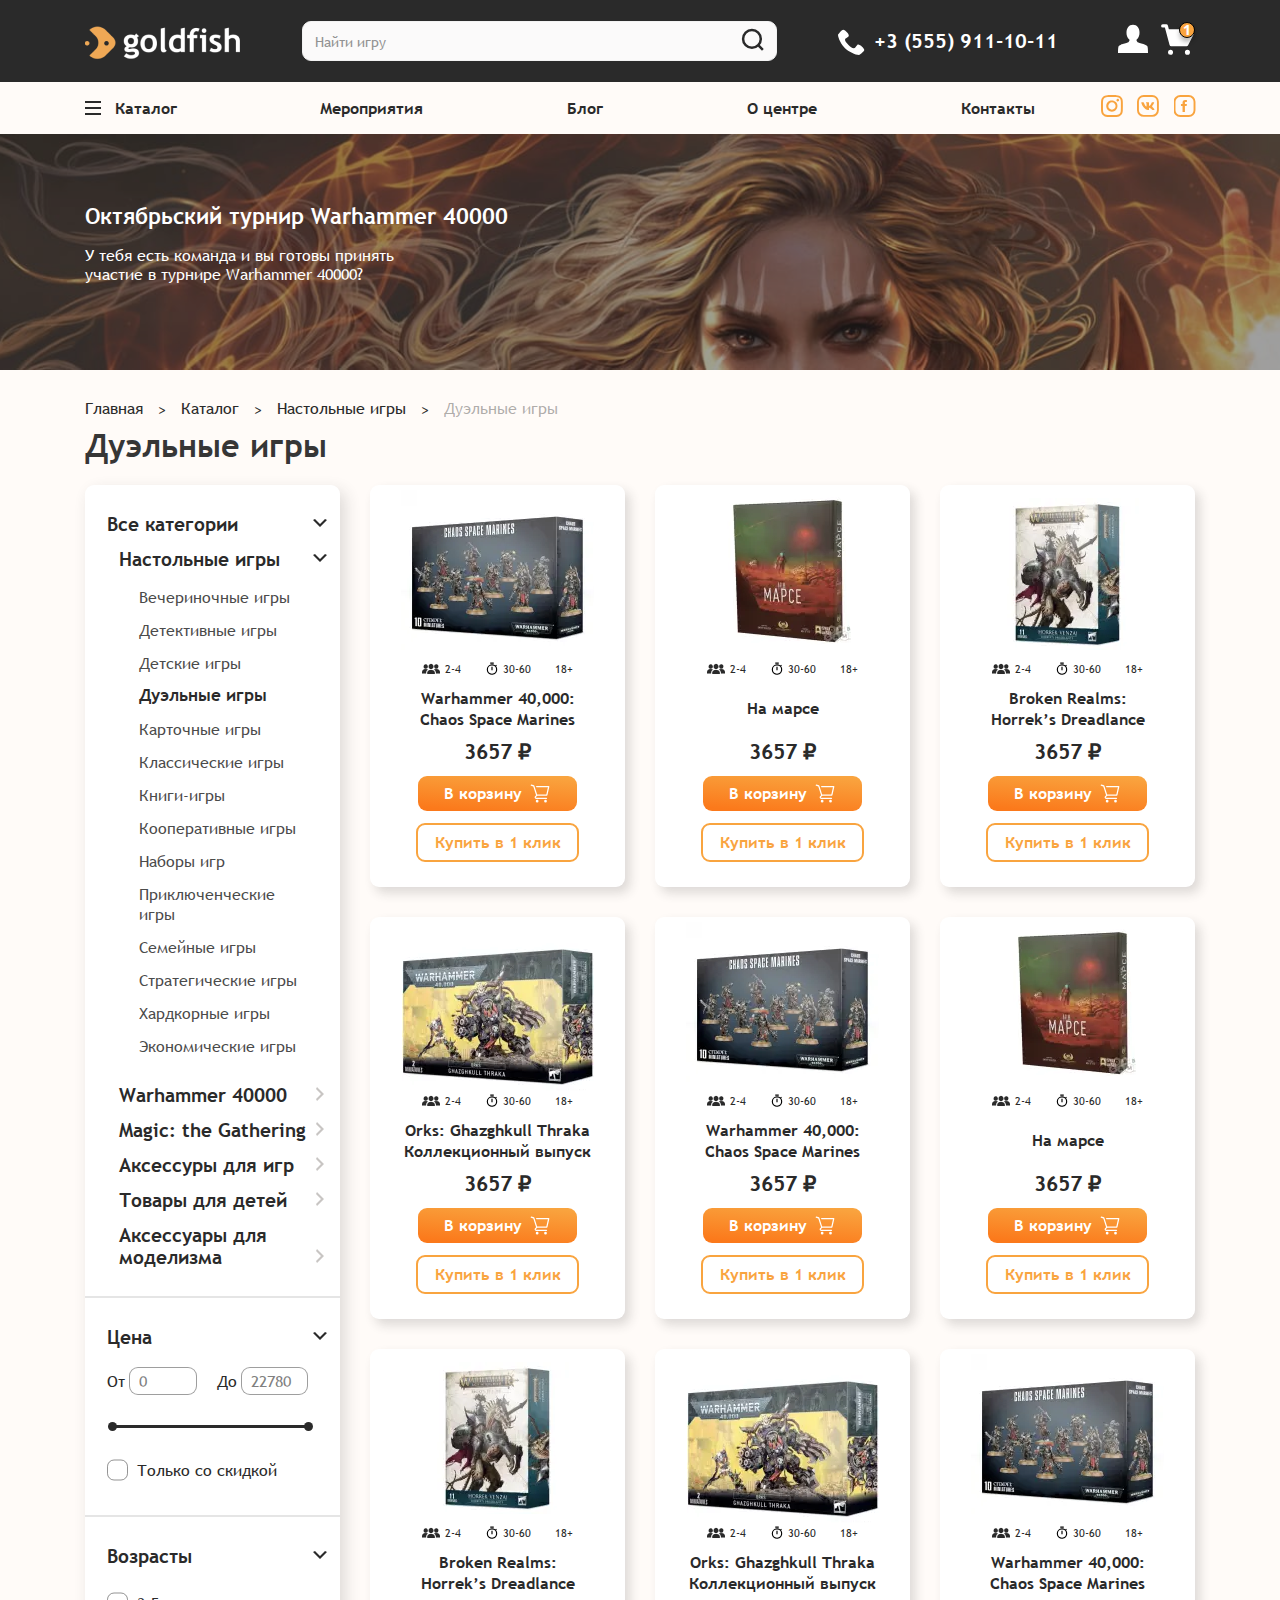
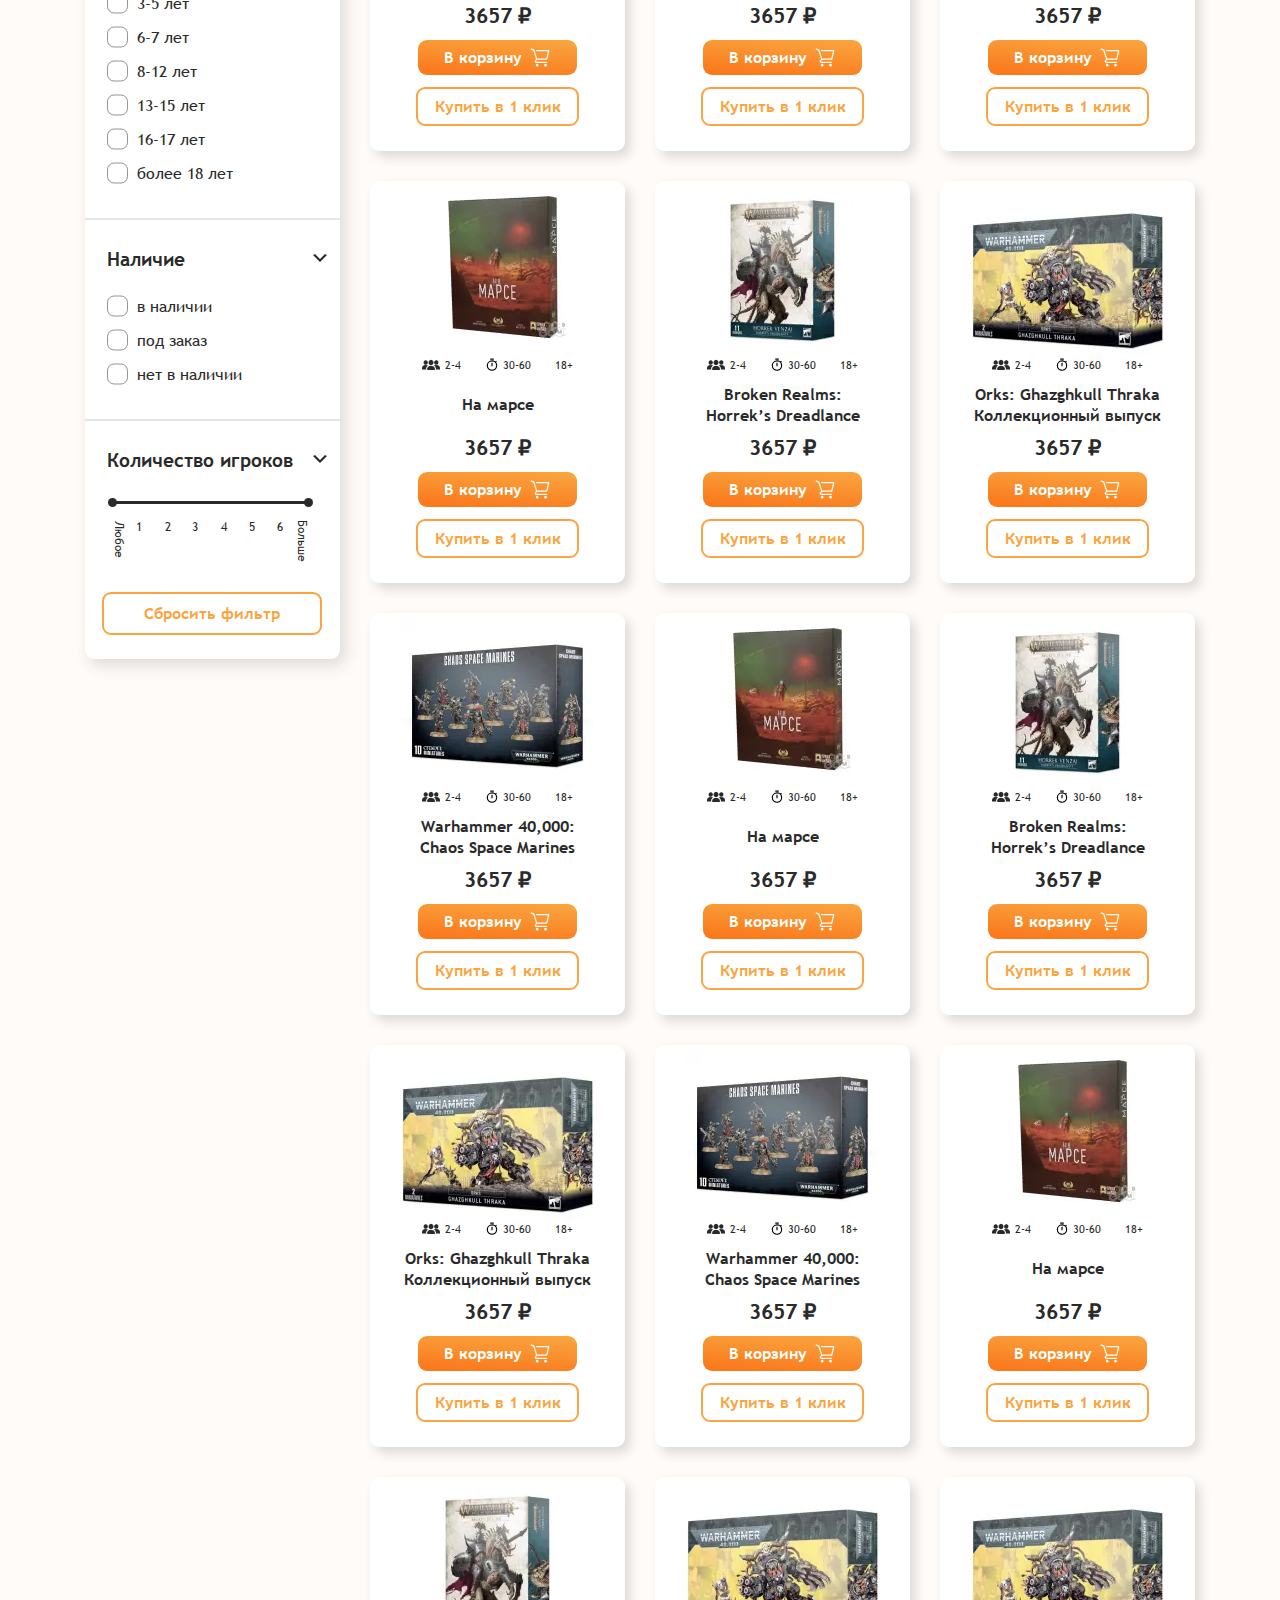
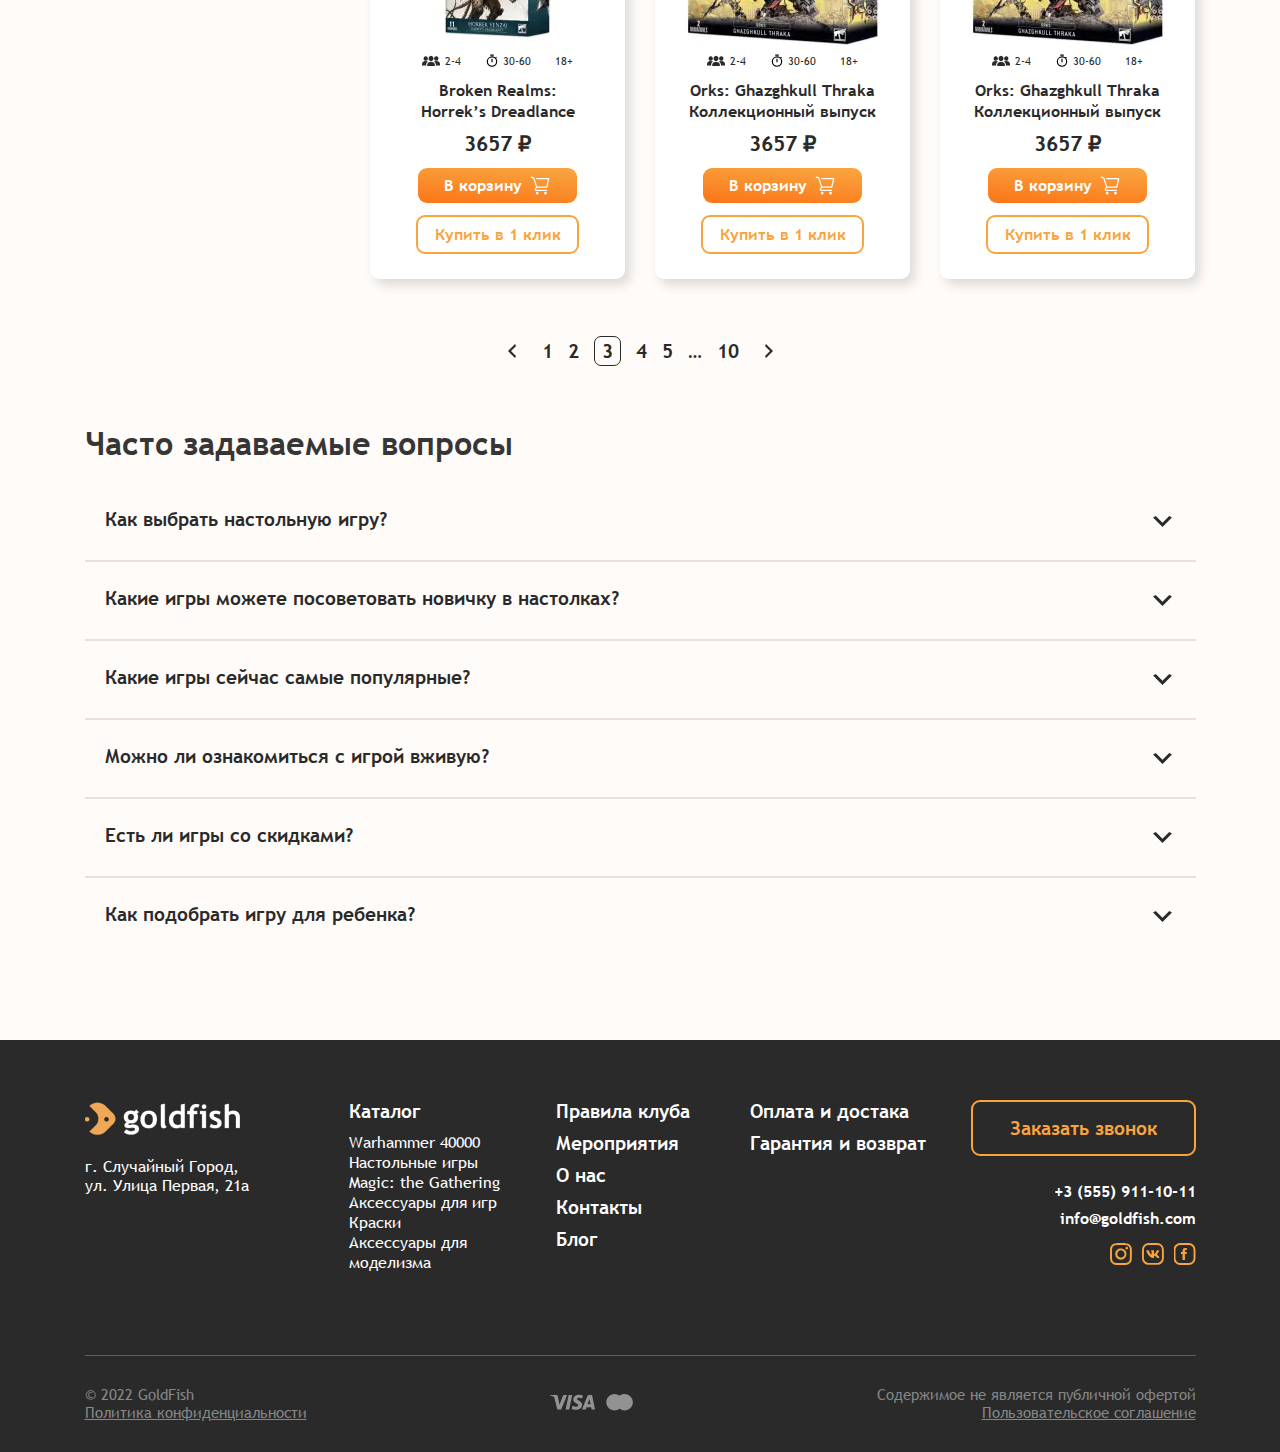
<file: catalog-page.html>
<!DOCTYPE html><html lang="ru" class="page"><head><meta charset="UTF-8"><meta name="viewport" content="width=device-width,initial-scale=1"><link rel="shortcut icon" href="favicon.ico" type="image/x-icon"><meta http-equiv="X-UA-Compatible" content="ie=edge"><meta name="theme-color" content="#111111"><title>GoldFish</title><link rel="preload" href="fonts/TrebuchetMS-Regular.woff2" as="font" type="font/woff2" crossorigin><link rel="preload" href="fonts/TrebuchetMS-Bold.woff2" as="font" type="font/woff2" crossorigin><link rel="preload" href="fonts/OpenSans-Bold.woff2" as="font" type="font/woff2" crossorigin><link rel="preload" href="fonts/OpenSans-Regular.woff2" as="font" type="font/woff2" crossorigin><link rel="preload" href="fonts/OpenSans-SemiBold.woff2" as="font" type="font/woff2" crossorigin><link rel="stylesheet" href="css/vendor.css"><link rel="stylesheet" href="css/main.css"><script defer="defer" src="js/main.js"></script></head><body class="page__body"><div class="site-container"><header class="header"><div class="overlay"></div><div class="header__top"><div class="container header__container"><div class="mobile-menu"><div class="header_bar"><div class="mobile-toggle"><svg xmlns="http://www.w3.org/2000/svg" xmlns:xlink="http://www.w3.org/1999/xlink" viewBox="0 0 48 48" focusable="false"><g><rect x="15" y="16" width="16" height="2"></rect><rect x="15" y="23" width="16" height="2"></rect><rect x="15" y="30" width="16" height="2"></rect></g></svg></div></div><nav class="primary-nav"><ul><li><a href="catalog-page.html">Настольные игры</a><span class="item-toggle-button">Toggle</span><div class="secondary-nav"><ul><li><a href="catalog-page.html">Warcry (49)</a></li><li><a href="catalog-page.html">Nercomunda (21)</a></li><li><a href="catalog-page.html">Lord of the Rings (16)</a></li><li><a href="catalog-page.html">Blood Bowl (28)</a></li><li><a href="catalog-page.html">Titanicus (4)</a></li><li><a href="catalog-page.html">Warcry (49)</a></li><li><a href="catalog-page.html">Warhammer: Underworlds (22)</a></li><li><a href="catalog-page.html">Killtem (4)</a></li></ul></div></li><li><a href="catalog-page.html">Warhammer 40000</a> <span class="item-toggle-button">Toggle</span><div class="secondary-nav"><ul><li><a href="catalog-page.html">Warcry (49)</a></li><li><a href="catalog-page.html">Nercomunda (21)</a></li><li><a href="catalog-page.html">Lord of the Rings (16)</a></li><li><a href="catalog-page.html">Blood Bowl (28)</a></li><li><a href="catalog-page.html">Titanicus (4)</a></li><li><a href="catalog-page.html">Warcry (49)</a></li><li><a href="catalog-page.html">Warhammer: Underworlds (22)</a></li><li><a href="catalog-page.html">Killtem (4)</a></li></ul></div></li><li><a href="catalog-page.html">Magic: the Gathering</a> <span class="item-toggle-button">Toggle</span><div class="secondary-nav"><ul><li><a href="catalog-page.html">Warcry (49)</a></li><li><a href="catalog-page.html">Nercomunda (21)</a></li><li><a href="catalog-page.html">Lord of the Rings (16)</a></li><li><a href="catalog-page.html">Blood Bowl (28)</a></li><li><a href="catalog-page.html">Titanicus (4)</a></li><li><a href="catalog-page.html">Warcry (49)</a></li><li><a href="catalog-page.html">Warhammer: Underworlds (22)</a></li><li><a href="catalog-page.html">Killtem (4)</a></li></ul></div></li><li><a href="catalog-page.html">Аксессуары для игр</a> <span class="item-toggle-button">Toggle</span><div class="secondary-nav"><ul><li><a href="catalog-page.html">Warcry (49)</a></li><li><a href="catalog-page.html">Nercomunda (21)</a></li><li><a href="catalog-page.html">Lord of the Rings (16)</a></li><li><a href="catalog-page.html">Blood Bowl (28)</a></li><li><a href="catalog-page.html">Titanicus (4)</a></li><li><a href="catalog-page.html">Warcry (49)</a></li><li><a href="catalog-page.html">Warhammer: Underworlds (22)</a></li><li><a href="catalog-page.html">Killtem (4)</a></li></ul></div></li><li><a href="catalog-page.html">Краски</a> <span class="item-toggle-button">Toggle</span><div class="secondary-nav"><ul><li><a href="catalog-page.html">Warcry (49)</a></li><li><a href="catalog-page.html">Nercomunda (21)</a></li><li><a href="catalog-page.html">Lord of the Rings (16)</a></li><li><a href="catalog-page.html">Blood Bowl (28)</a></li><li><a href="catalog-page.html">Titanicus (4)</a></li><li><a href="catalog-page.html">Warcry (49)</a></li><li><a href="catalog-page.html">Warhammer: Underworlds (22)</a></li><li><a href="catalog-page.html">Killtem (4)</a></li></ul></div></li><li><a href="catalog-page.html">Товары для детей</a> <span class="item-toggle-button">Toggle</span><div class="secondary-nav"><ul><li><a href="catalog-page.html">Warcry (49)</a></li><li><a href="catalog-page.html">Nercomunda (21)</a></li><li><a href="catalog-page.html">Lord of the Rings (16)</a></li><li><a href="catalog-page.html">Blood Bowl (28)</a></li><li><a href="catalog-page.html">Titanicus (4)</a></li><li><a href="catalog-page.html">Warcry (49)</a></li><li><a href="catalog-page.html">Warhammer: Underworlds (22)</a></li><li><a href="catalog-page.html">Killtem (4)</a></li></ul></div></li><li><a href="catalog-page.html">Аксессуары для моделизма</a> <span class="item-toggle-button">Toggle</span><div class="secondary-nav"><ul><li><a href="catalog-page.html">Warcry (49)</a></li><li><a href="catalog-page.html">Nercomunda (21)</a></li><li><a href="catalog-page.html">Lord of the Rings (16)</a></li><li><a href="catalog-page.html">Blood Bowl (28)</a></li><li><a href="catalog-page.html">Titanicus (4)</a></li><li><a href="catalog-page.html">Warcry (49)</a></li><li><a href="catalog-page.html">Warhammer: Underworlds (22)</a></li><li><a href="catalog-page.html">Killtem (4)</a></li></ul></div></li><li><div class="divider"></div></li><li><a href="events-page.html">Мероприятия</a></li><li><a href="blog-page.html">Блог</a></li><li><a href="about-page.html">О центре</a></li><li><a href="contacts-page.html">Контакты</a></li></ul></nav></div><div class="logo header__logo"><a class="logo__link" href="index.html"><img class="logo__img" src="img/logo.png" alt="Logo"></a></div><div class="search header__search"><input class="search__input" type="text" placeholder="Найти игру"></div><div class="phone header__phone"><a class="phone__link" href="tel:+35559111011"><svg class="phone__icon"><use xlink:href="img/sprite.svg#phone"></use></svg> <span class="phone__text">+3 (555) 911-10-11</span></a></div><div class="header__profile profile"><a class="profile__user-link" href="#" data-graph-path="login-regestration"><svg class="profile__user-icon"><use xlink:href="img/sprite.svg#profile"></use></svg> </a><a class="profile__cart-link" href="cart-page.html" data-graph-path="login-pass"><svg class="profile__cart-icon"><use xlink:href="img/sprite.svg#cart"></use></svg> <span class="profile__cart-quantity">1</span></a></div></div></div><div class="header__menu"><div class="container"><nav class="header__nav nav"><div class="search nav__search"><input class="search__input" type="text" placeholder="Найти игру"></div><ul class="list-reset nav__list"><li class="nav__item nav__item--btn"><button class="btn-reset nav__btn-trigger btn-trigger nav__link"><span class="btn-trigger__line"></span> <span class="btn-trigger__text">Каталог</span></button><div class="dropdown"><div class="dropdown__btn-box"><span class="btn-box__text">Все категории</span></div><ul class="list-reset dropdown__list"><li class="dropdown__item"><a class="dropdown__link" href="catalog-page.html">Настольные игры </a><svg class="dropdown__link-icon"><use xlink:href="img/sprite.svg#arrow-right"></use></svg><div class="submenu-dropdown"><div class="submenu-dropdown__title">Настольные игры</div><ul class="list-reset submenu-dropdown__list"><li class="submenu-dropdown__item"><a class="submenu-dropdown__link" href="catalog-page.html">Warcry (49)</a></li><li class="submenu-dropdown__item"><a class="submenu-dropdown__link" href="catalog-page.html">Nercomunda (21)</a></li><li class="submenu-dropdown__item"><a class="submenu-dropdown__link" href="catalog-page.html">Lord of the Rings (16)</a></li><li class="submenu-dropdown__item"><a class="submenu-dropdown__link" href="catalog-page.html">Blood Bowl (28)</a></li><li class="submenu-dropdown__item"><a class="submenu-dropdown__link" href="catalog-page.html">Titanicus (4)</a></li><li class="submenu-dropdown__item"><a class="submenu-dropdown__link" href="catalog-page.html">Warcry (49)</a></li><li class="submenu-dropdown__item"><a class="submenu-dropdown__link" href="catalog-page.html">Warhammer: Underworlds (22)</a></li><li class="submenu-dropdown__item"><a class="submenu-dropdown__link" href="catalog-page.html">Killtem (4)</a></li></ul></div></li><li class="dropdown__item"><a class="dropdown__link" href="catalog-page.html">Warhammer 40000 </a><svg class="dropdown__link-icon"><use xlink:href="img/sprite.svg#arrow-right"></use></svg><div class="submenu-dropdown"><div class="submenu-dropdown__title">Warhammer 40000</div><ul class="list-reset submenu-dropdown__list"><li class="submenu-dropdown__item"><a class="submenu-dropdown__link" href="catalog-page.html">Альтернативные миниатюры (69)</a></li><li class="submenu-dropdown__item"><a class="submenu-dropdown__link" href="catalog-page.html">Warhammer 40k (400)</a></li><li class="submenu-dropdown__item"><a class="submenu-dropdown__link" href="catalog-page.html">Age of Sigmar (263)</a></li><li class="submenu-dropdown__item"><a class="submenu-dropdown__link" href="catalog-page.html">Warcry (49)</a></li><li class="submenu-dropdown__item"><a class="submenu-dropdown__link" href="catalog-page.html">Nercomunda (21)</a></li><li class="submenu-dropdown__item"><a class="submenu-dropdown__link" href="catalog-page.html">Lord of the Rings (16)</a></li><li class="submenu-dropdown__item"><a class="submenu-dropdown__link" href="catalog-page.html">Blood Bowl (28)</a></li><li class="submenu-dropdown__item"><a class="submenu-dropdown__link" href="catalog-page.html">Titanicus (4)</a></li><li class="submenu-dropdown__item"><a class="submenu-dropdown__link" href="catalog-page.html">Warcry (49)</a></li><li class="submenu-dropdown__item"><a class="submenu-dropdown__link" href="catalog-page.html">Warhammer: Underworlds (22)</a></li><li class="submenu-dropdown__item"><a class="submenu-dropdown__link" href="catalog-page.html">Killtem (4)</a></li></ul></div></li><li class="dropdown__item"><a class="dropdown__link" href="catalog-page.html">Magic: the Gathering </a><svg class="dropdown__link-icon"><use xlink:href="img/sprite.svg#arrow-right"></use></svg><div class="submenu-dropdown"><div class="submenu-dropdown__title">Magic: the Gathering</div><ul class="list-reset submenu-dropdown__list"><li class="submenu-dropdown__item"><a class="submenu-dropdown__link" href="catalog-page.html">Альтернативные миниатюры (69)</a></li><li class="submenu-dropdown__item"><a class="submenu-dropdown__link" href="catalog-page.html">Warhammer 40k (400)</a></li><li class="submenu-dropdown__item"><a class="submenu-dropdown__link" href="catalog-page.html">Age of Sigmar (263)</a></li><li class="submenu-dropdown__item"><a class="submenu-dropdown__link" href="catalog-page.html">Nercomunda (21)</a></li><li class="submenu-dropdown__item"><a class="submenu-dropdown__link" href="catalog-page.html">Lord of the Rings (16)</a></li><li class="submenu-dropdown__item"><a class="submenu-dropdown__link" href="catalog-page.html">Blood Bowl (28)</a></li><li class="submenu-dropdown__item"><a class="submenu-dropdown__link" href="catalog-page.html">Titanicus (4)</a></li><li class="submenu-dropdown__item"><a class="submenu-dropdown__link" href="catalog-page.html">Warcry (49)</a></li><li class="submenu-dropdown__item"><a class="submenu-dropdown__link" href="catalog-page.html">Warhammer: Underworlds (22)</a></li><li class="submenu-dropdown__item"><a class="submenu-dropdown__link" href="catalog-page.html">Killtem (4)</a></li><li class="submenu-dropdown__item"><a class="submenu-dropdown__link" href="catalog-page.html">Warcry (49)</a></li><li class="submenu-dropdown__item"><a class="submenu-dropdown__link" href="catalog-page.html">Warhammer: Underworlds (22)</a></li><li class="submenu-dropdown__item"><a class="submenu-dropdown__link" href="catalog-page.html">Killtem (4)</a></li></ul></div></li><li class="dropdown__item"><a class="dropdown__link" href="catalog-page.html">Аксессуары для игр </a><svg class="dropdown__link-icon"><use xlink:href="img/sprite.svg#arrow-right"></use></svg><div class="submenu-dropdown"><div class="submenu-dropdown__title">Аксессуары для игр</div><ul class="list-reset submenu-dropdown__list"><li class="submenu-dropdown__item"><a class="submenu-dropdown__link" href="catalog-page.html">Age of Sigmar (263)</a></li><li class="submenu-dropdown__item"><a class="submenu-dropdown__link" href="catalog-page.html">Nercomunda (21)</a></li><li class="submenu-dropdown__item"><a class="submenu-dropdown__link" href="catalog-page.html">Lord of the Rings (16)</a></li><li class="submenu-dropdown__item"><a class="submenu-dropdown__link" href="catalog-page.html">Blood Bowl (28)</a></li><li class="submenu-dropdown__item"><a class="submenu-dropdown__link" href="catalog-page.html">Titanicus (4)</a></li><li class="submenu-dropdown__item"><a class="submenu-dropdown__link" href="catalog-page.html">Warcry (49)</a></li><li class="submenu-dropdown__item"><a class="submenu-dropdown__link" href="catalog-page.html">Warhammer: Underworlds (22)</a></li><li class="submenu-dropdown__item"><a class="submenu-dropdown__link" href="catalog-page.html">Killtem (4)</a></li></ul></div></li><li class="dropdown__item"><a class="dropdown__link" href="catalog-page.html">Краски </a><svg class="dropdown__link-icon"><use xlink:href="img/sprite.svg#arrow-right"></use></svg><div class="submenu-dropdown"><div class="submenu-dropdown__title">Краски</div><ul class="list-reset submenu-dropdown__list"><li class="submenu-dropdown__item"><a class="submenu-dropdown__link" href="catalog-page.html">Age of Sigmar (263)</a></li><li class="submenu-dropdown__item"><a class="submenu-dropdown__link" href="catalog-page.html">Nercomunda (21)</a></li><li class="submenu-dropdown__item"><a class="submenu-dropdown__link" href="catalog-page.html">Lord of the Rings (16)</a></li><li class="submenu-dropdown__item"><a class="submenu-dropdown__link" href="catalog-page.html">Blood Bowl (28)</a></li><li class="submenu-dropdown__item"><a class="submenu-dropdown__link" href="catalog-page.html">Titanicus (4)</a></li><li class="submenu-dropdown__item"><a class="submenu-dropdown__link" href="catalog-page.html">Warcry (49)</a></li><li class="submenu-dropdown__item"><a class="submenu-dropdown__link" href="catalog-page.html">Warhammer: Underworlds (22)</a></li><li class="submenu-dropdown__item"><a class="submenu-dropdown__link" href="catalog-page.html">Killtem (4)</a></li></ul></div></li><li class="dropdown__item"><a class="dropdown__link" href="catalog-page.html">Товары для детей </a><svg class="dropdown__link-icon"><use xlink:href="img/sprite.svg#arrow-right"></use></svg><div class="submenu-dropdown"><div class="submenu-dropdown__title">Товары для детей</div><ul class="list-reset submenu-dropdown__list"><li class="submenu-dropdown__item"><a class="submenu-dropdown__link" href="catalog-page.html">Warhammer 40k (400)</a></li><li class="submenu-dropdown__item"><a class="submenu-dropdown__link" href="catalog-page.html">Age of Sigmar (263)</a></li><li class="submenu-dropdown__item"><a class="submenu-dropdown__link" href="catalog-page.html">Nercomunda (21)</a></li><li class="submenu-dropdown__item"><a class="submenu-dropdown__link" href="catalog-page.html">Lord of the Rings (16)</a></li><li class="submenu-dropdown__item"><a class="submenu-dropdown__link" href="catalog-page.html">Blood Bowl (28)</a></li><li class="submenu-dropdown__item"><a class="submenu-dropdown__link" href="catalog-page.html">Titanicus (4)</a></li><li class="submenu-dropdown__item"><a class="submenu-dropdown__link" href="catalog-page.html">Warcry (49)</a></li><li class="submenu-dropdown__item"><a class="submenu-dropdown__link" href="catalog-page.html">Warhammer: Underworlds (22)</a></li><li class="submenu-dropdown__item"><a class="submenu-dropdown__link" href="catalog-page.html">Killtem (4)</a></li><li class="submenu-dropdown__item"><a class="submenu-dropdown__link" href="catalog-page.html">Warcry (49)</a></li><li class="submenu-dropdown__item"><a class="submenu-dropdown__link" href="catalog-page.html">Warhammer: Underworlds (22)</a></li><li class="submenu-dropdown__item"><a class="submenu-dropdown__link" href="catalog-page.html">Killtem (4)</a></li></ul></div></li><li class="dropdown__item"><a class="dropdown__link" href="catalog-page.html">Аксессуары для моделизма </a><svg class="dropdown__link-icon"><use xlink:href="img/sprite.svg#arrow-right"></use></svg><div class="submenu-dropdown"><div class="submenu-dropdown__title">Аксессуары для моделизма</div><ul class="list-reset submenu-dropdown__list"><li class="submenu-dropdown__item"><a class="submenu-dropdown__link" href="catalog-page.html">Age of Sigmar (263)</a></li><li class="submenu-dropdown__item"><a class="submenu-dropdown__link" href="catalog-page.html">Nercomunda (21)</a></li><li class="submenu-dropdown__item"><a class="submenu-dropdown__link" href="catalog-page.html">Lord of the Rings (16)</a></li><li class="submenu-dropdown__item"><a class="submenu-dropdown__link" href="catalog-page.html">Blood Bowl (28)</a></li><li class="submenu-dropdown__item"><a class="submenu-dropdown__link" href="catalog-page.html">Titanicus (4)</a></li><li class="submenu-dropdown__item"><a class="submenu-dropdown__link" href="catalog-page.html">Warcry (49)</a></li><li class="submenu-dropdown__item"><a class="submenu-dropdown__link" href="catalog-page.html">Warhammer: Underworlds (22)</a></li><li class="submenu-dropdown__item"><a class="submenu-dropdown__link" href="catalog-page.html">Killtem (4)</a></li><li class="submenu-dropdown__item"><a class="submenu-dropdown__link" href="catalog-page.html">Warcry (49)</a></li><li class="submenu-dropdown__item"><a class="submenu-dropdown__link" href="catalog-page.html">Warhammer: Underworlds (22)</a></li><li class="submenu-dropdown__item"><a class="submenu-dropdown__link" href="catalog-page.html">Killtem (4)</a></li></ul></div></li></ul></div></li><li class="nav__item"><a href="events-page.html" class="nav__link">Мероприятия</a></li><li class="nav__item"><a href="blog-page.html" class="nav__link">Блог</a></li><li class="nav__item"><a href="about-page.html" class="nav__link">О центре</a></li><li class="nav__item"><a href="contacts-page.html" class="nav__link">Контакты</a></li></ul><div class="header__social social"><ul class="list-reset social__list"><li class="social__item"><a href="#" class="social__link"><img class="social__icon social__icon--instagram" src="img/instagram.svg" alt="instagram"></a></li><li class="social__item"><a href="#" class="social__link"><img class="social__icon social__icon--vk" src="img/vk.svg" alt="vk"></a></li><li class="social__item"><a href="#" class="social__link"><img class="social__icon social__icon--facebook" src="img/facebook.svg" alt="facebook"></a></li></ul></div></nav></div></div><div class="graph-modal modal-window login-regestration"><div class="graph-modal__container" role="dialog" aria-modal="true" data-graph-target="login-regestration"><button class="btn-reset js-modal-close graph-modal__close" aria-label="Закрыть модальное окно"></button><div class="graph-modal__content"><form action="#" class="modal-window__form login-regestration-form"><h4 class="modal-window__title">Войдите или зарегистрируйтесь</h4><div class="modal-window__tabs modal-window-tabs"><div class="tabs" data-tabs="login-regestration-tabs"><ul class="tabs__nav"><li class="tabs__nav-item"><button class="btn-reset tabs__nav-btn" type="button">Вход</button></li><li class="tabs__nav-item"><button class="btn-reset tabs__nav-btn" type="button">Регистрация</button></li></ul><div class="tabs__content"><div class="tabs__panel"><div class="login-regestration-sms login-regestration-sms--visible"><label class="modal-window__label">Телефон: <input type="text" name="Телефон" class="input-reset modal-window__input input-tel" placeholder="+7 ___ _______"></label> <button type="button" class="btn-reset modal-window__link modal-window__switch-btn modal-window__switch-btn--pass">Войти с помощью пароля</button><div class="modal-window__social social-modal"><div class="social-modal__label">Войти через аккаунт социальной сети</div><div class="social-modal__items"><div class="social-modal__item"><svg class="social-modal__icon social-modal__icon--facebook"><use xlink:href="img/sprite.svg#facebook"></use></svg></div><div class="social-modal__item"><svg class="social-modal__icon social-modal__icon--vk"><use xlink:href="img/sprite.svg#vk"></use></svg></div></div></div><div class="tabs__footer"><button type="button" class="btn-reset btn btn-acc modal-window__btn login-sms-btn">Получить код в SMS</button></div></div><div class="login-regestration-pass"><label class="modal-window__label">Телефон: <input type="text" name="Телефон" class="input-reset modal-window__input input-tel" placeholder="+7 ___ _______"></label> <label class="modal-window__label">Пароль: <input type="password" name="Пароль" class="input-reset modal-window__input input-pass" placeholder="Пароль"> <a href="#" class="modal-window__forgot-pass">Забыли пароль?</a></label> <button type="button" class="btn-reset modal-window__link modal-window__switch-btn modal-window__switch-btn--sms">Войти с помощью SMS подтверждения</button><div class="modal-window__social social-modal"><div class="social-modal__label">Войти через аккаунт социальной сети</div><div class="social-modal__items"><div class="social-modal__item"><svg class="social-modal__icon social-modal__icon--facebook"><use xlink:href="img/sprite.svg#facebook"></use></svg></div><div class="social-modal__item"><svg class="social-modal__icon social-modal__icon--vk"><use xlink:href="img/sprite.svg#vk"></use></svg></div></div></div><div class="tabs__footer"><button type="button" class="btn-reset btn btn-acc modal-window__btn login-btn">Войти</button></div></div></div><div class="tabs__panel"><label class="modal-window__label">Имя: <input type="text" name="Имя" class="input-reset modal-window__input input-name" placeholder="Имя"></label> <label class="modal-window__label">Фамилия: <input type="text" name="Фамилия" class="input-reset modal-window__input input-surname" placeholder="Фамилия"></label> <label class="modal-window__label">E-mail или телефон: <input type="text" name="E-mail или телефон" class="input-reset modal-window__input input-email-or-tel" placeholder="E-mail или телефон"></label> <label class="modal-window__label">Пароль:<span>мининум 6 символов</span> <input type="password" name="Пароль" class="input-reset modal-window__input input-pass" placeholder="Пароль"></label><div class="tabs__footer footer-tabs"><div class="footer-tabs__item"><label class="footer-tabs__checkbox custom-checkbox"><input type="checkbox" class="custom-checkbox__field"> <span class="custom-checkbox__content"></span></label><div class="footer-tabs__text">Я согласен с <a href="#">политикой конфиденциальности</a> и с <a href="#">обработкой персональных данных</a></div></div><div class="footer-tabs__item"><label class="footer-tabs__checkbox custom-checkbox"><input type="checkbox" class="custom-checkbox__field"> <span class="custom-checkbox__content"></span></label><div class="footer-tabs__text">Я хочу получать новости и узнавать об акциях первым</div></div><button type="button" class="btn-reset btn btn-acc modal-window__btn login-sms-btn">Зарегистрироваться</button></div></div></div></div></div></form></div></div></div></header><main class="main"><section class="hero-banner"><div class="hero-banner__container"><div class="container"><h2 class="visually-hidden">Catalog banner</h2><div class="hero-banner__content"><a class="hero-banner__link" href="events-one-page.html"><h3 class="hero-banner__title">Октябрьский турнир Warhammer 40000</h3></a><p class="hero-banner__text">У тебя есть команда и вы готовы принять участие в турнире Warhammer 40000?</p></div></div></div></section><section class="catalog-page"><div class="container catalog-page__container"><div class="breadcrumbs"><ul class="list-reset breadcrumbs__list"><li class="breadcrumbs__item"><a class="breadcrumbs__link" href="index.html">Главная</a></li><li class="breadcrumbs__item"><a class="breadcrumbs__link" href="#">Каталог</a></li><li class="breadcrumbs__item"><a class="breadcrumbs__link" href="#">Настольные игры</a></li><li class="breadcrumbs__item"><a class="breadcrumbs__link" href="#">Дуэльные игры</a></li></ul></div><div class="catalog-page__head"><h2 class="title catalog-page__title">Дуэльные игры</h2><button class="btn-reset catalog-page__filter-btn-open"></button></div><div class="catalog-page__content"><div class="catalog-filter"><nav class="catalog-filter__menu"><!-- <button class="btn-reset catalog-filter__filter-btn catalog-filter__filter-btn-close"></button> --><form action="#" class="catalog-filter__form"><ul class="list-reset catalog-filter__list"><li class="catalog-filter__item"><a class="catalog-filter__link root-link" href="#">Все категории</a> <span class="toggle-btn toggle-btn--open"></span><div class="catalog-filter__sub-menu sub-menu sub-menu--open" style="max-height: 733px;"><ul class="list-reset sub-menu__list"><li class="sub-menu__item"><a class="sub-menu__link root-link" href="#">Настольные игры</a><span class="toggle-sub-btn toggle-sub-btn--open"></span><div class="sub-menu__second-menu second-menu second-menu--open" style="max-height: 501px;"><ul class="list-reset second-menu__list"><li class="second-menu__item"><a class="second-menu__link item-link" href="#">Вечериночные игры</a></li><li class="second-menu__item"><a class="second-menu__link item-link" href="#">Детективные игры</a></li><li class="second-menu__item"><a class="second-menu__link item-link" href="#">Детские игры</a></li><li class="second-menu__item"><a class="second-menu__link item-link item-link--current" href="#">Дуэльные игры</a></li><li class="second-menu__item"><a class="second-menu__link item-link" href="#">Карточные игры</a></li><li class="second-menu__item"><a class="second-menu__link item-link" href="#">Классические игры</a></li><li class="second-menu__item"><a class="second-menu__link item-link" href="#">Книги-игры</a></li><li class="second-menu__item"><a class="second-menu__link item-link" href="#">Кооперативные игры</a></li><li class="second-menu__item"><a class="second-menu__link item-link" href="#">Наборы игр</a></li><li class="second-menu__item"><a class="second-menu__link item-link" href="#">Приключенческие игры</a></li><li class="second-menu__item"><a class="second-menu__link item-link" href="#">Семейные игры</a></li><li class="second-menu__item"><a class="second-menu__link item-link" href="#">Стратегические игры</a></li><li class="second-menu__item"><a class="second-menu__link item-link" href="#">Хардкорные игры</a></li><li class="second-menu__item"><a class="second-menu__link item-link" href="#">Экономические игры</a></li></ul></div></li><li class="sub-menu__item"><a class="sub-menu__link root-link" href="#">Warhammer 40000</a><span class="toggle-sub-btn"></span><div class="sub-menu__second-menu second-menu"><ul class="list-reset second-menu__list"><li class="second-menu__item"><a class="second-menu__link item-link" href="#">Вечериночные игры</a></li><li class="second-menu__item"><a class="second-menu__link item-link" href="#">Детективные игры</a></li><li class="second-menu__item"><a class="second-menu__link item-link" href="#">Детские игры</a></li><li class="second-menu__item"><a class="second-menu__link item-link" href="#">Дуэльные игры</a></li><li class="second-menu__item"><a class="second-menu__link item-link" href="#">Карточные игры</a></li><li class="second-menu__item"><a class="second-menu__link item-link" href="#">Классические игры</a></li><li class="second-menu__item"><a class="second-menu__link item-link" href="#">Книги-игры</a></li><li class="second-menu__item"><a class="second-menu__link item-link" href="#">Кооперативные игры</a></li><li class="second-menu__item"><a class="second-menu__link item-link" href="#">Наборы игр</a></li></ul></div></li><li class="sub-menu__item"><a class="sub-menu__link root-link" href="#">Magic: the Gathering</a><span class="toggle-sub-btn"></span><div class="sub-menu__second-menu second-menu"><ul class="list-reset second-menu__list"><li class="second-menu__item"><a class="second-menu__link item-link" href="#">Вечериночные игры</a></li><li class="second-menu__item"><a class="second-menu__link item-link" href="#">Детективные игры</a></li><li class="second-menu__item"><a class="second-menu__link item-link" href="#">Детские игры</a></li><li class="second-menu__item"><a class="second-menu__link item-link" href="#">Дуэльные игры</a></li><li class="second-menu__item"><a class="second-menu__link item-link" href="#">Карточные игры</a></li><li class="second-menu__item"><a class="second-menu__link item-link" href="#">Классические игры</a></li><li class="second-menu__item"><a class="second-menu__link item-link" href="#">Книги-игры</a></li><li class="second-menu__item"><a class="second-menu__link item-link" href="#">Кооперативные игры</a></li><li class="second-menu__item"><a class="second-menu__link item-link" href="#">Наборы игр</a></li></ul></div></li><li class="sub-menu__item"><a class="sub-menu__link root-link" href="#">Аксессуры для игр</a><span class="toggle-sub-btn"></span><div class="sub-menu__second-menu second-menu"><ul class="list-reset second-menu__list"><li class="second-menu__item"><a class="second-menu__link item-link" href="#">Вечериночные игры</a></li><li class="second-menu__item"><a class="second-menu__link item-link" href="#">Детективные игры</a></li><li class="second-menu__item"><a class="second-menu__link item-link" href="#">Детские игры</a></li><li class="second-menu__item"><a class="second-menu__link item-link" href="#">Дуэльные игры</a></li><li class="second-menu__item"><a class="second-menu__link item-link" href="#">Наборы игр</a></li></ul></div></li><li class="sub-menu__item"><a class="sub-menu__link root-link" href="#">Товары для детей</a><span class="toggle-sub-btn"></span><div class="sub-menu__second-menu second-menu"><ul class="list-reset second-menu__list"><li class="second-menu__item"><a class="second-menu__link item-link" href="#">Вечериночные игры</a></li><li class="second-menu__item"><a class="second-menu__link item-link" href="#">Детективные игры</a></li><li class="second-menu__item"><a class="second-menu__link item-link" href="#">Детские игры</a></li><li class="second-menu__item"><a class="second-menu__link item-link" href="#">Дуэльные игры</a></li><li class="second-menu__item"><a class="second-menu__link item-link" href="#">Наборы игр</a></li></ul></div></li><li class="sub-menu__item"><a class="sub-menu__link root-link" href="#">Аксессуары для моделизма</a><span class="toggle-sub-btn"></span><div class="sub-menu__second-menu second-menu"><ul class="list-reset second-menu__list"><li class="second-menu__item"><a class="second-menu__link item-link" href="#">Вечериночные игры</a></li><li class="second-menu__item"><a class="second-menu__link item-link" href="#">Детективные игры</a></li><li class="second-menu__item"><a class="second-menu__link item-link" href="#">Детские игры</a></li><li class="second-menu__item"><a class="second-menu__link item-link" href="#">Дуэльные игры</a></li><li class="second-menu__item"><a class="second-menu__link item-link" href="#">Наборы игр</a></li></ul></div></li></ul></div></li><li class="catalog-filter__item"><span class="catalog-filter__section-title">Цена</span> <span class="toggle-btn toggle-btn--open"></span><div class="catalog-filter__sub-menu sub-menu sub-menu--open" style="max-height: 139px;"><div class="catalog-filter__price-range price-range"><div class="price-range__values price-range-values"><div class="price-range-values__column"><div class="price-range-values__label">От</div><input class="price-range-values__input price-range-values__input--min" id="min" type="text"></div><div class="price-range-values__column"><div class="price-range-values__label">До</div><input class="price-range-values__input price-range-values__input--max" id="max" type="text"></div></div><div class="price-range__slider range-slider"><div class="price-range-slider"></div></div><div class="price-range__sales"><label class="price-range__checkbox custom-checkbox"><input type="checkbox" class="custom-checkbox__field"> <span class="custom-checkbox__content">Только со скидкой</span></label></div></div></div></li><li class="catalog-filter__item"><span class="catalog-filter__section-title">Возрасты</span> <span class="toggle-btn toggle-btn--open"></span><div class="catalog-filter__sub-menu sub-menu sub-menu--open" style="max-height: 242px;"><div class="catalog-filter__age-range age-range"><label class="age-range__checkbox custom-checkbox"><input type="checkbox" class="custom-checkbox__field"> <span class="custom-checkbox__content">3-5 лет</span></label> <label class="age-range__checkbox custom-checkbox"><input type="checkbox" class="custom-checkbox__field"> <span class="custom-checkbox__content">6-7 лет</span></label> <label class="age-range__checkbox custom-checkbox"><input type="checkbox" class="custom-checkbox__field"> <span class="custom-checkbox__content">8-12 лет</span></label> <label class="age-range__checkbox custom-checkbox"><input type="checkbox" class="custom-checkbox__field"> <span class="custom-checkbox__content">13-15 лет</span></label> <label class="age-range__checkbox custom-checkbox"><input type="checkbox" class="custom-checkbox__field"> <span class="custom-checkbox__content">16-17 лет</span></label> <label class="age-range__checkbox custom-checkbox"><input type="checkbox" class="custom-checkbox__field"> <span class="custom-checkbox__content">более 18 лет</span></label></div></div></li><li class="catalog-filter__item"><span class="catalog-filter__section-title">Наличие</span> <span class="toggle-btn toggle-btn--open"></span><div class="catalog-filter__sub-menu sub-menu sub-menu--open" style="max-height: 121px;"><div class="catalog-filter__stock-range stock-range"><label class="stock-range__checkbox custom-checkbox"><input type="checkbox" class="custom-checkbox__field"> <span class="custom-checkbox__content">в наличии</span></label> <label class="stock-range__checkbox custom-checkbox"><input type="checkbox" class="custom-checkbox__field"> <span class="custom-checkbox__content">под заказ</span></label> <label class="stock-range__checkbox custom-checkbox"><input type="checkbox" class="custom-checkbox__field"> <span class="custom-checkbox__content">нет в наличии</span></label></div></div></li><li class="catalog-filter__item"><span class="catalog-filter__section-title">Количество игроков</span> <span class="toggle-btn toggle-btn--open"></span><div class="catalog-filter__sub-menu sub-menu sub-menu--open" style="max-height: 98px;"><div class="catalog-filter__players-range players-range"><div class="players-range__slider range-slider"><div class="players-range-slider"></div></div></div></div></li></ul><div class="catalog-filter__footer"><button class="btn-reset btn btn-acc catalog-filter__filter-btn-submit">Применить</button> <button type="reset" class="btn-reset btn-tr btn-tr-acc catalog-filter__filter-btn-reset">Сбросить фильтр</button></div></form></nav></div><div class="catalog-grid"><article class="product catalog-grid__product"><div class="product__img"><a class="product__link" href="product-page.html"><picture><source srcset="img/products/p-1.webp" type="image/webp"><img loading="lazy" src="img/products/p-1.png" class="product__image" alt="image"></picture></a></div><div class="product__body"><div class="product__spec product-spec"><div class="product-spec__grup"><img loading="lazy" class="product-spec__grup-img" src="img/grup.png" width="18" height="18" alt="icon"> <span class="product-spec__text">2-4</span></div><div class="product-spec__time"><svg class="product-spec__time-icon" width="14" height="14"><use xlink:href="img/sprite.svg#time"></use></svg> <span class="product-spec__text">30-60</span></div><div class="product-spec__pg"><span class="product-spec__text">18+</span></div></div><div class="product__title"><a class="product__link dark-link" href="product-page.html"><h3 class="product__title-text">Warhammer 40,000: Chaos Space Marines</h3></a></div><span class="product__price">3657 ₽</span> <button class="btn-reset btn btn-acc product__btn product__btn--incart"><span class="product__btn-text">В корзину</span> <svg class="product__btn-icon" width="22" height="22"><use xlink:href="img/sprite.svg#btn-cart"></use></svg></button> <button class="btn-reset btn-tr btn-tr-acc product__btn product__btn--buy"><span class="product__btn-text">Купить в 1 клик</span></button></div></article><article class="product catalog-grid__product"><div class="product__img"><a class="product__link" href="product-page.html"><picture><source srcset="img/products/p-2.webp" type="image/webp"><img loading="lazy" src="img/products/p-2.png" class="product__image" alt="image"></picture></a></div><div class="product__body"><div class="product__spec product-spec"><div class="product-spec__grup"><img loading="lazy" class="product-spec__grup-img" src="img/grup.png" width="18" height="18" alt="icon"> <span class="product-spec__text">2-4</span></div><div class="product-spec__time"><svg class="product-spec__time-icon" width="14" height="14"><use xlink:href="img/sprite.svg#time"></use></svg> <span class="product-spec__text">30-60</span></div><div class="product-spec__pg"><span class="product-spec__text">18+</span></div></div><div class="product__title"><a class="product__link dark-link" href="product-page.html"><h3 class="product__title-text">На марсе</h3></a></div><span class="product__price">3657 ₽</span> <button class="btn-reset btn btn-acc product__btn product__btn--incart"><span class="product__btn-text">В корзину</span> <svg class="product__btn-icon" width="22" height="22"><use xlink:href="img/sprite.svg#btn-cart"></use></svg></button> <button class="btn-reset btn-tr btn-tr-acc product__btn product__btn--buy"><span class="product__btn-text">Купить в 1 клик</span></button></div></article><article class="product catalog-grid__product"><div class="product__img"><a class="product__link" href="product-page.html"><picture><source srcset="img/products/p-3.webp" type="image/webp"><img loading="lazy" src="img/products/p-3.png" class="product__image" alt="image"></picture></a></div><div class="product__body"><div class="product__spec product-spec"><div class="product-spec__grup"><img loading="lazy" class="product-spec__grup-img" src="img/grup.png" width="18" height="18" alt="icon"> <span class="product-spec__text">2-4</span></div><div class="product-spec__time"><svg class="product-spec__time-icon" width="14" height="14"><use xlink:href="img/sprite.svg#time"></use></svg> <span class="product-spec__text">30-60</span></div><div class="product-spec__pg"><span class="product-spec__text">18+</span></div></div><div class="product__title"><a class="product__link dark-link" href="product-page.html"><h3 class="product__title-text">Broken Realms: Horrek’s Dreadlance</h3></a></div><span class="product__price">3657 ₽</span> <button class="btn-reset btn btn-acc product__btn product__btn--incart"><span class="product__btn-text">В корзину</span> <svg class="product__btn-icon" width="22" height="22"><use xlink:href="img/sprite.svg#btn-cart"></use></svg></button> <button class="btn-reset btn-tr btn-tr-acc product__btn product__btn--buy"><span class="product__btn-text">Купить в 1 клик</span></button></div></article><article class="product catalog-grid__product"><div class="product__img"><a class="product__link" href="product-page.html"><picture><source srcset="img/products/p-4.webp" type="image/webp"><img loading="lazy" src="img/products/p-4.png" class="product__image" alt="image"></picture></a></div><div class="product__body"><div class="product__spec product-spec"><div class="product-spec__grup"><img loading="lazy" class="product-spec__grup-img" src="img/grup.png" width="18" height="18" alt="icon"> <span class="product-spec__text">2-4</span></div><div class="product-spec__time"><svg class="product-spec__time-icon" width="14" height="14"><use xlink:href="img/sprite.svg#time"></use></svg> <span class="product-spec__text">30-60</span></div><div class="product-spec__pg"><span class="product-spec__text">18+</span></div></div><div class="product__title"><a class="product__link dark-link" href="product-page.html"><h3 class="product__title-text">Orks: Ghazghkull Thraka Коллекционный выпуск</h3></a></div><span class="product__price">3657 ₽</span> <button class="btn-reset btn btn-acc product__btn product__btn--incart"><span class="product__btn-text">В корзину</span> <svg class="product__btn-icon" width="22" height="22"><use xlink:href="img/sprite.svg#btn-cart"></use></svg></button> <button class="btn-reset btn-tr btn-tr-acc product__btn product__btn--buy"><span class="product__btn-text">Купить в 1 клик</span></button></div></article><article class="product catalog-grid__product"><div class="product__img"><a class="product__link" href="product-page.html"><picture><source srcset="img/products/p-1.webp" type="image/webp"><img loading="lazy" src="img/products/p-1.png" class="product__image" alt="image"></picture></a></div><div class="product__body"><div class="product__spec product-spec"><div class="product-spec__grup"><img loading="lazy" class="product-spec__grup-img" src="img/grup.png" width="18" height="18" alt="icon"> <span class="product-spec__text">2-4</span></div><div class="product-spec__time"><svg class="product-spec__time-icon" width="14" height="14"><use xlink:href="img/sprite.svg#time"></use></svg> <span class="product-spec__text">30-60</span></div><div class="product-spec__pg"><span class="product-spec__text">18+</span></div></div><div class="product__title"><a class="product__link dark-link" href="product-page.html"><h3 class="product__title-text">Warhammer 40,000: Chaos Space Marines</h3></a></div><span class="product__price">3657 ₽</span> <button class="btn-reset btn btn-acc product__btn product__btn--incart"><span class="product__btn-text">В корзину</span> <svg class="product__btn-icon" width="22" height="22"><use xlink:href="img/sprite.svg#btn-cart"></use></svg></button> <button class="btn-reset btn-tr btn-tr-acc product__btn product__btn--buy"><span class="product__btn-text">Купить в 1 клик</span></button></div></article><article class="product catalog-grid__product"><div class="product__img"><a class="product__link" href="product-page.html"><picture><source srcset="img/products/p-2.webp" type="image/webp"><img loading="lazy" src="img/products/p-2.png" class="product__image" alt="image"></picture></a></div><div class="product__body"><div class="product__spec product-spec"><div class="product-spec__grup"><img loading="lazy" class="product-spec__grup-img" src="img/grup.png" width="18" height="18" alt="icon"> <span class="product-spec__text">2-4</span></div><div class="product-spec__time"><svg class="product-spec__time-icon" width="14" height="14"><use xlink:href="img/sprite.svg#time"></use></svg> <span class="product-spec__text">30-60</span></div><div class="product-spec__pg"><span class="product-spec__text">18+</span></div></div><div class="product__title"><a class="product__link dark-link" href="product-page.html"><h3 class="product__title-text">На марсе</h3></a></div><span class="product__price">3657 ₽</span> <button class="btn-reset btn btn-acc product__btn product__btn--incart"><span class="product__btn-text">В корзину</span> <svg class="product__btn-icon" width="22" height="22"><use xlink:href="img/sprite.svg#btn-cart"></use></svg></button> <button class="btn-reset btn-tr btn-tr-acc product__btn product__btn--buy"><span class="product__btn-text">Купить в 1 клик</span></button></div></article><article class="product catalog-grid__product"><div class="product__img"><a class="product__link" href="product-page.html"><picture><source srcset="img/products/p-3.webp" type="image/webp"><img loading="lazy" src="img/products/p-3.png" class="product__image" alt="image"></picture></a></div><div class="product__body"><div class="product__spec product-spec"><div class="product-spec__grup"><img loading="lazy" class="product-spec__grup-img" src="img/grup.png" width="18" height="18" alt="icon"> <span class="product-spec__text">2-4</span></div><div class="product-spec__time"><svg class="product-spec__time-icon" width="14" height="14"><use xlink:href="img/sprite.svg#time"></use></svg> <span class="product-spec__text">30-60</span></div><div class="product-spec__pg"><span class="product-spec__text">18+</span></div></div><div class="product__title"><a class="product__link dark-link" href="product-page.html"><h3 class="product__title-text">Broken Realms: Horrek’s Dreadlance</h3></a></div><span class="product__price">3657 ₽</span> <button class="btn-reset btn btn-acc product__btn product__btn--incart"><span class="product__btn-text">В корзину</span> <svg class="product__btn-icon" width="22" height="22"><use xlink:href="img/sprite.svg#btn-cart"></use></svg></button> <button class="btn-reset btn-tr btn-tr-acc product__btn product__btn--buy"><span class="product__btn-text">Купить в 1 клик</span></button></div></article><article class="product catalog-grid__product"><div class="product__img"><a class="product__link" href="product-page.html"><picture><source srcset="img/products/p-4.webp" type="image/webp"><img loading="lazy" src="img/products/p-4.png" class="product__image" alt="image"></picture></a></div><div class="product__body"><div class="product__spec product-spec"><div class="product-spec__grup"><img loading="lazy" class="product-spec__grup-img" src="img/grup.png" width="18" height="18" alt="icon"> <span class="product-spec__text">2-4</span></div><div class="product-spec__time"><svg class="product-spec__time-icon" width="14" height="14"><use xlink:href="img/sprite.svg#time"></use></svg> <span class="product-spec__text">30-60</span></div><div class="product-spec__pg"><span class="product-spec__text">18+</span></div></div><div class="product__title"><a class="product__link dark-link" href="product-page.html"><h3 class="product__title-text">Orks: Ghazghkull Thraka Коллекционный выпуск</h3></a></div><span class="product__price">3657 ₽</span> <button class="btn-reset btn btn-acc product__btn product__btn--incart"><span class="product__btn-text">В корзину</span> <svg class="product__btn-icon" width="22" height="22"><use xlink:href="img/sprite.svg#btn-cart"></use></svg></button> <button class="btn-reset btn-tr btn-tr-acc product__btn product__btn--buy"><span class="product__btn-text">Купить в 1 клик</span></button></div></article><article class="product catalog-grid__product"><div class="product__img"><a class="product__link" href="product-page.html"><picture><source srcset="img/products/p-1.webp" type="image/webp"><img loading="lazy" src="img/products/p-1.png" class="product__image" alt="image"></picture></a></div><div class="product__body"><div class="product__spec product-spec"><div class="product-spec__grup"><img loading="lazy" class="product-spec__grup-img" src="img/grup.png" width="18" height="18" alt="icon"> <span class="product-spec__text">2-4</span></div><div class="product-spec__time"><svg class="product-spec__time-icon" width="14" height="14"><use xlink:href="img/sprite.svg#time"></use></svg> <span class="product-spec__text">30-60</span></div><div class="product-spec__pg"><span class="product-spec__text">18+</span></div></div><div class="product__title"><a class="product__link dark-link" href="product-page.html"><h3 class="product__title-text">Warhammer 40,000: Chaos Space Marines</h3></a></div><span class="product__price">3657 ₽</span> <button class="btn-reset btn btn-acc product__btn product__btn--incart"><span class="product__btn-text">В корзину</span> <svg class="product__btn-icon" width="22" height="22"><use xlink:href="img/sprite.svg#btn-cart"></use></svg></button> <button class="btn-reset btn-tr btn-tr-acc product__btn product__btn--buy"><span class="product__btn-text">Купить в 1 клик</span></button></div></article><article class="product catalog-grid__product"><div class="product__img"><a class="product__link" href="product-page.html"><picture><source srcset="img/products/p-2.webp" type="image/webp"><img loading="lazy" src="img/products/p-2.png" class="product__image" alt="image"></picture></a></div><div class="product__body"><div class="product__spec product-spec"><div class="product-spec__grup"><img loading="lazy" class="product-spec__grup-img" src="img/grup.png" width="18" height="18" alt="icon"> <span class="product-spec__text">2-4</span></div><div class="product-spec__time"><svg class="product-spec__time-icon" width="14" height="14"><use xlink:href="img/sprite.svg#time"></use></svg> <span class="product-spec__text">30-60</span></div><div class="product-spec__pg"><span class="product-spec__text">18+</span></div></div><div class="product__title"><a class="product__link dark-link" href="product-page.html"><h3 class="product__title-text">На марсе</h3></a></div><span class="product__price">3657 ₽</span> <button class="btn-reset btn btn-acc product__btn product__btn--incart"><span class="product__btn-text">В корзину</span> <svg class="product__btn-icon" width="22" height="22"><use xlink:href="img/sprite.svg#btn-cart"></use></svg></button> <button class="btn-reset btn-tr btn-tr-acc product__btn product__btn--buy"><span class="product__btn-text">Купить в 1 клик</span></button></div></article><article class="product catalog-grid__product"><div class="product__img"><a class="product__link" href="product-page.html"><picture><source srcset="img/products/p-3.webp" type="image/webp"><img loading="lazy" src="img/products/p-3.png" class="product__image" alt="image"></picture></a></div><div class="product__body"><div class="product__spec product-spec"><div class="product-spec__grup"><img loading="lazy" class="product-spec__grup-img" src="img/grup.png" width="18" height="18" alt="icon"> <span class="product-spec__text">2-4</span></div><div class="product-spec__time"><svg class="product-spec__time-icon" width="14" height="14"><use xlink:href="img/sprite.svg#time"></use></svg> <span class="product-spec__text">30-60</span></div><div class="product-spec__pg"><span class="product-spec__text">18+</span></div></div><div class="product__title"><a class="product__link dark-link" href="product-page.html"><h3 class="product__title-text">Broken Realms: Horrek’s Dreadlance</h3></a></div><span class="product__price">3657 ₽</span> <button class="btn-reset btn btn-acc product__btn product__btn--incart"><span class="product__btn-text">В корзину</span> <svg class="product__btn-icon" width="22" height="22"><use xlink:href="img/sprite.svg#btn-cart"></use></svg></button> <button class="btn-reset btn-tr btn-tr-acc product__btn product__btn--buy"><span class="product__btn-text">Купить в 1 клик</span></button></div></article><article class="product catalog-grid__product"><div class="product__img"><a class="product__link" href="product-page.html"><picture><source srcset="img/products/p-4.webp" type="image/webp"><img loading="lazy" src="img/products/p-4.png" class="product__image" alt="image"></picture></a></div><div class="product__body"><div class="product__spec product-spec"><div class="product-spec__grup"><img loading="lazy" class="product-spec__grup-img" src="img/grup.png" width="18" height="18" alt="icon"> <span class="product-spec__text">2-4</span></div><div class="product-spec__time"><svg class="product-spec__time-icon" width="14" height="14"><use xlink:href="img/sprite.svg#time"></use></svg> <span class="product-spec__text">30-60</span></div><div class="product-spec__pg"><span class="product-spec__text">18+</span></div></div><div class="product__title"><a class="product__link dark-link" href="product-page.html"><h3 class="product__title-text">Orks: Ghazghkull Thraka Коллекционный выпуск</h3></a></div><span class="product__price">3657 ₽</span> <button class="btn-reset btn btn-acc product__btn product__btn--incart"><span class="product__btn-text">В корзину</span> <svg class="product__btn-icon" width="22" height="22"><use xlink:href="img/sprite.svg#btn-cart"></use></svg></button> <button class="btn-reset btn-tr btn-tr-acc product__btn product__btn--buy"><span class="product__btn-text">Купить в 1 клик</span></button></div></article><article class="product catalog-grid__product"><div class="product__img"><a class="product__link" href="product-page.html"><picture><source srcset="img/products/p-1.webp" type="image/webp"><img loading="lazy" src="img/products/p-1.png" class="product__image" alt="image"></picture></a></div><div class="product__body"><div class="product__spec product-spec"><div class="product-spec__grup"><img loading="lazy" class="product-spec__grup-img" src="img/grup.png" width="18" height="18" alt="icon"> <span class="product-spec__text">2-4</span></div><div class="product-spec__time"><svg class="product-spec__time-icon" width="14" height="14"><use xlink:href="img/sprite.svg#time"></use></svg> <span class="product-spec__text">30-60</span></div><div class="product-spec__pg"><span class="product-spec__text">18+</span></div></div><div class="product__title"><a class="product__link dark-link" href="product-page.html"><h3 class="product__title-text">Warhammer 40,000: Chaos Space Marines</h3></a></div><span class="product__price">3657 ₽</span> <button class="btn-reset btn btn-acc product__btn product__btn--incart"><span class="product__btn-text">В корзину</span> <svg class="product__btn-icon" width="22" height="22"><use xlink:href="img/sprite.svg#btn-cart"></use></svg></button> <button class="btn-reset btn-tr btn-tr-acc product__btn product__btn--buy"><span class="product__btn-text">Купить в 1 клик</span></button></div></article><article class="product catalog-grid__product"><div class="product__img"><a class="product__link" href="product-page.html"><picture><source srcset="img/products/p-2.webp" type="image/webp"><img loading="lazy" src="img/products/p-2.png" class="product__image" alt="image"></picture></a></div><div class="product__body"><div class="product__spec product-spec"><div class="product-spec__grup"><img loading="lazy" class="product-spec__grup-img" src="img/grup.png" width="18" height="18" alt="icon"> <span class="product-spec__text">2-4</span></div><div class="product-spec__time"><svg class="product-spec__time-icon" width="14" height="14"><use xlink:href="img/sprite.svg#time"></use></svg> <span class="product-spec__text">30-60</span></div><div class="product-spec__pg"><span class="product-spec__text">18+</span></div></div><div class="product__title"><a class="product__link dark-link" href="product-page.html"><h3 class="product__title-text">На марсе</h3></a></div><span class="product__price">3657 ₽</span> <button class="btn-reset btn btn-acc product__btn product__btn--incart"><span class="product__btn-text">В корзину</span> <svg class="product__btn-icon" width="22" height="22"><use xlink:href="img/sprite.svg#btn-cart"></use></svg></button> <button class="btn-reset btn-tr btn-tr-acc product__btn product__btn--buy"><span class="product__btn-text">Купить в 1 клик</span></button></div></article><article class="product catalog-grid__product"><div class="product__img"><a class="product__link" href="product-page.html"><picture><source srcset="img/products/p-3.webp" type="image/webp"><img loading="lazy" src="img/products/p-3.png" class="product__image" alt="image"></picture></a></div><div class="product__body"><div class="product__spec product-spec"><div class="product-spec__grup"><img loading="lazy" class="product-spec__grup-img" src="img/grup.png" width="18" height="18" alt="icon"> <span class="product-spec__text">2-4</span></div><div class="product-spec__time"><svg class="product-spec__time-icon" width="14" height="14"><use xlink:href="img/sprite.svg#time"></use></svg> <span class="product-spec__text">30-60</span></div><div class="product-spec__pg"><span class="product-spec__text">18+</span></div></div><div class="product__title"><a class="product__link dark-link" href="product-page.html"><h3 class="product__title-text">Broken Realms: Horrek’s Dreadlance</h3></a></div><span class="product__price">3657 ₽</span> <button class="btn-reset btn btn-acc product__btn product__btn--incart"><span class="product__btn-text">В корзину</span> <svg class="product__btn-icon" width="22" height="22"><use xlink:href="img/sprite.svg#btn-cart"></use></svg></button> <button class="btn-reset btn-tr btn-tr-acc product__btn product__btn--buy"><span class="product__btn-text">Купить в 1 клик</span></button></div></article><article class="product catalog-grid__product"><div class="product__img"><a class="product__link" href="product-page.html"><picture><source srcset="img/products/p-4.webp" type="image/webp"><img loading="lazy" src="img/products/p-4.png" class="product__image" alt="image"></picture></a></div><div class="product__body"><div class="product__spec product-spec"><div class="product-spec__grup"><img loading="lazy" class="product-spec__grup-img" src="img/grup.png" width="18" height="18" alt="icon"> <span class="product-spec__text">2-4</span></div><div class="product-spec__time"><svg class="product-spec__time-icon" width="14" height="14"><use xlink:href="img/sprite.svg#time"></use></svg> <span class="product-spec__text">30-60</span></div><div class="product-spec__pg"><span class="product-spec__text">18+</span></div></div><div class="product__title"><a class="product__link dark-link" href="product-page.html"><h3 class="product__title-text">Orks: Ghazghkull Thraka Коллекционный выпуск</h3></a></div><span class="product__price">3657 ₽</span> <button class="btn-reset btn btn-acc product__btn product__btn--incart"><span class="product__btn-text">В корзину</span> <svg class="product__btn-icon" width="22" height="22"><use xlink:href="img/sprite.svg#btn-cart"></use></svg></button> <button class="btn-reset btn-tr btn-tr-acc product__btn product__btn--buy"><span class="product__btn-text">Купить в 1 клик</span></button></div></article><article class="product catalog-grid__product"><div class="product__img"><a class="product__link" href="product-page.html"><picture><source srcset="img/products/p-1.webp" type="image/webp"><img loading="lazy" src="img/products/p-1.png" class="product__image" alt="image"></picture></a></div><div class="product__body"><div class="product__spec product-spec"><div class="product-spec__grup"><img loading="lazy" class="product-spec__grup-img" src="img/grup.png" width="18" height="18" alt="icon"> <span class="product-spec__text">2-4</span></div><div class="product-spec__time"><svg class="product-spec__time-icon" width="14" height="14"><use xlink:href="img/sprite.svg#time"></use></svg> <span class="product-spec__text">30-60</span></div><div class="product-spec__pg"><span class="product-spec__text">18+</span></div></div><div class="product__title"><a class="product__link dark-link" href="product-page.html"><h3 class="product__title-text">Warhammer 40,000: Chaos Space Marines</h3></a></div><span class="product__price">3657 ₽</span> <button class="btn-reset btn btn-acc product__btn product__btn--incart"><span class="product__btn-text">В корзину</span> <svg class="product__btn-icon" width="22" height="22"><use xlink:href="img/sprite.svg#btn-cart"></use></svg></button> <button class="btn-reset btn-tr btn-tr-acc product__btn product__btn--buy"><span class="product__btn-text">Купить в 1 клик</span></button></div></article><article class="product catalog-grid__product"><div class="product__img"><a class="product__link" href="product-page.html"><picture><source srcset="img/products/p-2.webp" type="image/webp"><img loading="lazy" src="img/products/p-2.png" class="product__image" alt="image"></picture></a></div><div class="product__body"><div class="product__spec product-spec"><div class="product-spec__grup"><img loading="lazy" class="product-spec__grup-img" src="img/grup.png" width="18" height="18" alt="icon"> <span class="product-spec__text">2-4</span></div><div class="product-spec__time"><svg class="product-spec__time-icon" width="14" height="14"><use xlink:href="img/sprite.svg#time"></use></svg> <span class="product-spec__text">30-60</span></div><div class="product-spec__pg"><span class="product-spec__text">18+</span></div></div><div class="product__title"><a class="product__link dark-link" href="product-page.html"><h3 class="product__title-text">На марсе</h3></a></div><span class="product__price">3657 ₽</span> <button class="btn-reset btn btn-acc product__btn product__btn--incart"><span class="product__btn-text">В корзину</span> <svg class="product__btn-icon" width="22" height="22"><use xlink:href="img/sprite.svg#btn-cart"></use></svg></button> <button class="btn-reset btn-tr btn-tr-acc product__btn product__btn--buy"><span class="product__btn-text">Купить в 1 клик</span></button></div></article><article class="product catalog-grid__product"><div class="product__img"><a class="product__link" href="product-page.html"><picture><source srcset="img/products/p-3.webp" type="image/webp"><img loading="lazy" src="img/products/p-3.png" class="product__image" alt="image"></picture></a></div><div class="product__body"><div class="product__spec product-spec"><div class="product-spec__grup"><img loading="lazy" class="product-spec__grup-img" src="img/grup.png" width="18" height="18" alt="icon"> <span class="product-spec__text">2-4</span></div><div class="product-spec__time"><svg class="product-spec__time-icon" width="14" height="14"><use xlink:href="img/sprite.svg#time"></use></svg> <span class="product-spec__text">30-60</span></div><div class="product-spec__pg"><span class="product-spec__text">18+</span></div></div><div class="product__title"><a class="product__link dark-link" href="product-page.html"><h3 class="product__title-text">Broken Realms: Horrek’s Dreadlance</h3></a></div><span class="product__price">3657 ₽</span> <button class="btn-reset btn btn-acc product__btn product__btn--incart"><span class="product__btn-text">В корзину</span> <svg class="product__btn-icon" width="22" height="22"><use xlink:href="img/sprite.svg#btn-cart"></use></svg></button> <button class="btn-reset btn-tr btn-tr-acc product__btn product__btn--buy"><span class="product__btn-text">Купить в 1 клик</span></button></div></article><article class="product catalog-grid__product"><div class="product__img"><a class="product__link" href="product-page.html"><picture><source srcset="img/products/p-4.webp" type="image/webp"><img loading="lazy" src="img/products/p-4.png" class="product__image" alt="image"></picture></a></div><div class="product__body"><div class="product__spec product-spec"><div class="product-spec__grup"><img loading="lazy" class="product-spec__grup-img" src="img/grup.png" width="18" height="18" alt="icon"> <span class="product-spec__text">2-4</span></div><div class="product-spec__time"><svg class="product-spec__time-icon" width="14" height="14"><use xlink:href="img/sprite.svg#time"></use></svg> <span class="product-spec__text">30-60</span></div><div class="product-spec__pg"><span class="product-spec__text">18+</span></div></div><div class="product__title"><a class="product__link dark-link" href="product-page.html"><h3 class="product__title-text">Orks: Ghazghkull Thraka Коллекционный выпуск</h3></a></div><span class="product__price">3657 ₽</span> <button class="btn-reset btn btn-acc product__btn product__btn--incart"><span class="product__btn-text">В корзину</span> <svg class="product__btn-icon" width="22" height="22"><use xlink:href="img/sprite.svg#btn-cart"></use></svg></button> <button class="btn-reset btn-tr btn-tr-acc product__btn product__btn--buy"><span class="product__btn-text">Купить в 1 клик</span></button></div></article><article class="product catalog-grid__product"><div class="product__img"><a class="product__link" href="product-page.html"><picture><source srcset="img/products/p-4.webp" type="image/webp"><img loading="lazy" src="img/products/p-4.png" class="product__image" alt="image"></picture></a></div><div class="product__body"><div class="product__spec product-spec"><div class="product-spec__grup"><img loading="lazy" class="product-spec__grup-img" src="img/grup.png" width="18" height="18" alt="icon"> <span class="product-spec__text">2-4</span></div><div class="product-spec__time"><svg class="product-spec__time-icon" width="14" height="14"><use xlink:href="img/sprite.svg#time"></use></svg> <span class="product-spec__text">30-60</span></div><div class="product-spec__pg"><span class="product-spec__text">18+</span></div></div><div class="product__title"><a class="product__link dark-link" href="product-page.html"><h3 class="product__title-text">Orks: Ghazghkull Thraka Коллекционный выпуск</h3></a></div><span class="product__price">3657 ₽</span> <button class="btn-reset btn btn-acc product__btn product__btn--incart"><span class="product__btn-text">В корзину</span> <svg class="product__btn-icon" width="22" height="22"><use xlink:href="img/sprite.svg#btn-cart"></use></svg></button> <button class="btn-reset btn-tr btn-tr-acc product__btn product__btn--buy"><span class="product__btn-text">Купить в 1 клик</span></button></div></article></div></div><div class="pagination"><button class="btn-reset pagination__btn pagination__btn--perv"></button><ul class="list-reset pagination__list"><li class="pagination__item"><a href="" class="pagination__link">1</a></li><li class="pagination__item"><a href="" class="pagination__link">2</a></li><li class="pagination__item"><a href="" class="pagination__link pagination__link--carrent">3</a></li><li class="pagination__item"><a href="" class="pagination__link">4</a></li><li class="pagination__item"><a href="" class="pagination__link">5</a></li><li class="pagination__item"><a href="" class="pagination__link pagination__link--dots">…</a></li><li class="pagination__item"><a href="" class="pagination__link">10</a></li></ul><button class="btn-reset pagination__btn pagination__btn--next"></button></div></div></section><section class="faq-section"><div class="container faq-section__container"><h2 class="title faq-section__section-title">Часто задаваемые вопросы</h2><div class="faq-section__content"><div class="faq-section__item"><div class="faq-section__title accordion"><span>Как выбрать настольную игру?</span></div><div class="faq-section__body"><p>В нашем магазине представлен огромный ассортимент игр на любой вкус, но конечно же есть бессмертная классика настольных игр. Если вы только начинаете свой игровой путь, то мы рекомендуем вам легендарную «<a href="#">Монополию</a>», знаменитую игры для вечеринок под названием «<a href="#">Активити</a>», самые распространенные в мире настольные стратегии «<a href="#">Каркассон</a>» и «<a href="#">Колонизаторы</a>», простую и веселую игру, от которой невозможно оторваться, «<a href="#">Дженгу</a>»</p></div></div><div class="faq-section__item"><div class="faq-section__title accordion"><span>Какие игры можете посоветовать новичку в настолках?</span></div><div class="faq-section__body"><p>В нашем магазине представлен огромный ассортимент игр на любой вкус, но конечно же есть бессмертная классика настольных игр. Если вы только начинаете свой игровой путь, то мы рекомендуем вам легендарную «<a href="#">Монополию</a>», знаменитую игры для вечеринок под названием «<a href="#">Активити</a>», самые распространенные в мире настольные стратегии «<a href="#">Каркассон</a>» и «<a href="#">Колонизаторы</a>», простую и веселую игру, от которой невозможно оторваться, «<a href="#">Дженгу</a>»</p></div></div><div class="faq-section__item"><div class="faq-section__title accordion"><span>Какие игры сейчас самые популярные?</span></div><div class="faq-section__body"><p>В нашем магазине представлен огромный ассортимент игр на любой вкус, но конечно же есть бессмертная классика настольных игр. Если вы только начинаете свой игровой путь, то мы рекомендуем вам легендарную «<a href="#">Монополию</a>», знаменитую игры для вечеринок под названием «<a href="#">Активити</a>», самые распространенные в мире настольные стратегии «<a href="#">Каркассон</a>» и «<a href="#">Колонизаторы</a>», простую и веселую игру, от которой невозможно оторваться, «<a href="#">Дженгу</a>»</p></div></div><div class="faq-section__item"><div class="faq-section__title accordion"><span>Можно ли ознакомиться с игрой вживую?</span></div><div class="faq-section__body"><p>В нашем магазине представлен огромный ассортимент игр на любой вкус, но конечно же есть бессмертная классика настольных игр. Если вы только начинаете свой игровой путь, то мы рекомендуем вам легендарную «<a href="#">Монополию</a>», знаменитую игры для вечеринок под названием «<a href="#">Активити</a>», самые распространенные в мире настольные стратегии «<a href="#">Каркассон</a>» и «<a href="#">Колонизаторы</a>», простую и веселую игру, от которой невозможно оторваться, «<a href="#">Дженгу</a>»</p></div></div><div class="faq-section__item"><div class="faq-section__title accordion"><span>Есть ли игры со скидками?</span></div><div class="faq-section__body"><p>В нашем магазине представлен огромный ассортимент игр на любой вкус, но конечно же есть бессмертная классика настольных игр. Если вы только начинаете свой игровой путь, то мы рекомендуем вам легендарную «<a href="#">Монополию</a>», знаменитую игры для вечеринок под названием «<a href="#">Активити</a>», самые распространенные в мире настольные стратегии «<a href="#">Каркассон</a>» и «<a href="#">Колонизаторы</a>», простую и веселую игру, от которой невозможно оторваться, «<a href="#">Дженгу</a>»</p></div></div><div class="faq-section__item"><div class="faq-section__title accordion"><span>Как подобрать игру для ребенка?</span></div><div class="faq-section__body"><p>В нашем магазине представлен огромный ассортимент игр на любой вкус, но конечно же есть бессмертная классика настольных игр. Если вы только начинаете свой игровой путь, то мы рекомендуем вам легендарную «<a href="#">Монополию</a>», знаменитую игры для вечеринок под названием «<a href="#">Активити</a>», самые распространенные в мире настольные стратегии «<a href="#">Каркассон</a>» и «<a href="#">Колонизаторы</a>», простую и веселую игру, от которой невозможно оторваться, «<a href="#">Дженгу</a>»</p></div></div></div></div></section></main><footer class="footer"><div class="container footer__container"><div class="footer__top"><div class="footer__top-logo"><div class="logo footer__logo"><a class="logo__link" href="index.html"><img class="logo__img" src="img/logo.png" alt="Logo"></a></div><p class="footer__top-logo-text">г. Случайный Город,<br>ул. Улица Первая, 21а</p></div><nav class="footer__top-menu top-menu"><div class="top-menu__catalog"><a class="top-menu__catalog-link top-menu__catalog-link--title top-menu__link" href="catalog-page.html">Каталог</a><ul class="list-reset top-menu__catalog-list top-menu__list"><li class="top-menu__catalog-item"><a class="top-menu__catalog-link top-menu__link" href="catalog-page.html">Warhammer 40000</a></li><li class="top-menu__catalog-item"><a class="top-menu__catalog-link top-menu__link" href="catalog-page.html">Настольные игры</a></li><li class="top-menu__catalog-item"><a class="top-menu__catalog-link top-menu__link" href="catalog-page.html">Magic: the Gathering</a></li><li class="top-menu__catalog-item"><a class="top-menu__catalog-link top-menu__link" href="catalog-page.html">Аксессуары для игр</a></li><li class="top-menu__catalog-item"><a class="top-menu__catalog-link top-menu__link" href="catalog-page.html">Краски</a></li><li class="top-menu__catalog-item"><a class="top-menu__catalog-link top-menu__link" href="catalog-page.html">Аксессуары для моделизма</a></li></ul></div><div class="footer__menu-nav menu-nav"><ul class="list-reset menu_nav__list top-menu__list"><li class="menu-nav__item"><a class="menu-nav__link top-menu__link" href="#">Правила клуба</a></li><li class="menu-nav__item"><a class="menu-nav__link top-menu__link" href="events-page.html">Мероприятия</a></li><li class="menu-nav__item"><a class="menu-nav__link top-menu__link" href="about-page.html">О нас</a></li><li class="menu-nav__item"><a class="menu-nav__link top-menu__link" href="contacts-page.html">Контакты</a></li><li class="menu-nav__item"><a class="menu-nav__link top-menu__link" href="blog-page.html">Блог</a></li></ul></div><div class="footer__menu-info menu-info"><ul class="list-reset menu-info__list top-menu__list"><li class="menu-info__item"><a class="menu-info__link top-menu__link" href="#">Оплата и достака</a></li><li class="menu-info__item"><a class="menu-info__link top-menu__link" href="#">Гарантия и возврат</a></li></ul></div></nav><div class="footer__menu-contact menu-contact"><button class="btn-reset menu-contact__btn btn-tr btn-tr-acc">Заказать звонок</button><ul class="list-reset menu-contact__list"><li class="menu-contact__item"><a class="menu-contact__link top-menu__link" href="tel:+35559111011">+3 (555) 911-10-11</a></li><li class="menu-contact__item"><a class="menu-contact__link top-menu__link" href="mail:info@goldfish.com">info@goldfish.com</a></li></ul><div class="menu-contact__social social"><ul class="list-reset social__list"><li class="social__item"><a href="#" class="social__link"><img class="social__icon social__icon--instagram" src="img/instagram.svg" alt="instagram"></a></li><li class="social__item"><a href="#" class="social__link"><img class="social__icon social__icon--vk" src="img/vk.svg" alt="vk"></a></li><li class="social__item"><a href="#" class="social__link"><img class="social__icon social__icon--facebook" src="img/facebook.svg" alt="facebook"></a></li></ul></div></div></div><div class="footer__bottom"><div class="footer__bottom-copy bottom-copy"><p class="bottom-copy__text">© 2022 GoldFish</p><a class="bottom-copy__link" href="#">Политика конфиденциальности</a></div><div class="footer__bottom-cards bottom-cards"><ul class="list-reset bottom-cards__list"><li class="bottom-cards__item"><svg class="bottom-cards__item-icon bottom-cards__item-icon--visa"><use xlink:href="img/sprite.svg#visa"></use></svg></li><li class="bottom-cards__item"><svg class="bottom-cards__item-icon bottom-cards__item-icon--mc"><use xlink:href="img/sprite.svg#mc"></use></svg></li></ul></div><div class="footer__bottom-policy bottom-policy"><p class="bottom-policy__text">Содержимое не является публичной офертой</p><a class="bottom-policy__link" href="#">Пользовательское соглашение</a></div></div></div></footer></div></body></html>
</file>
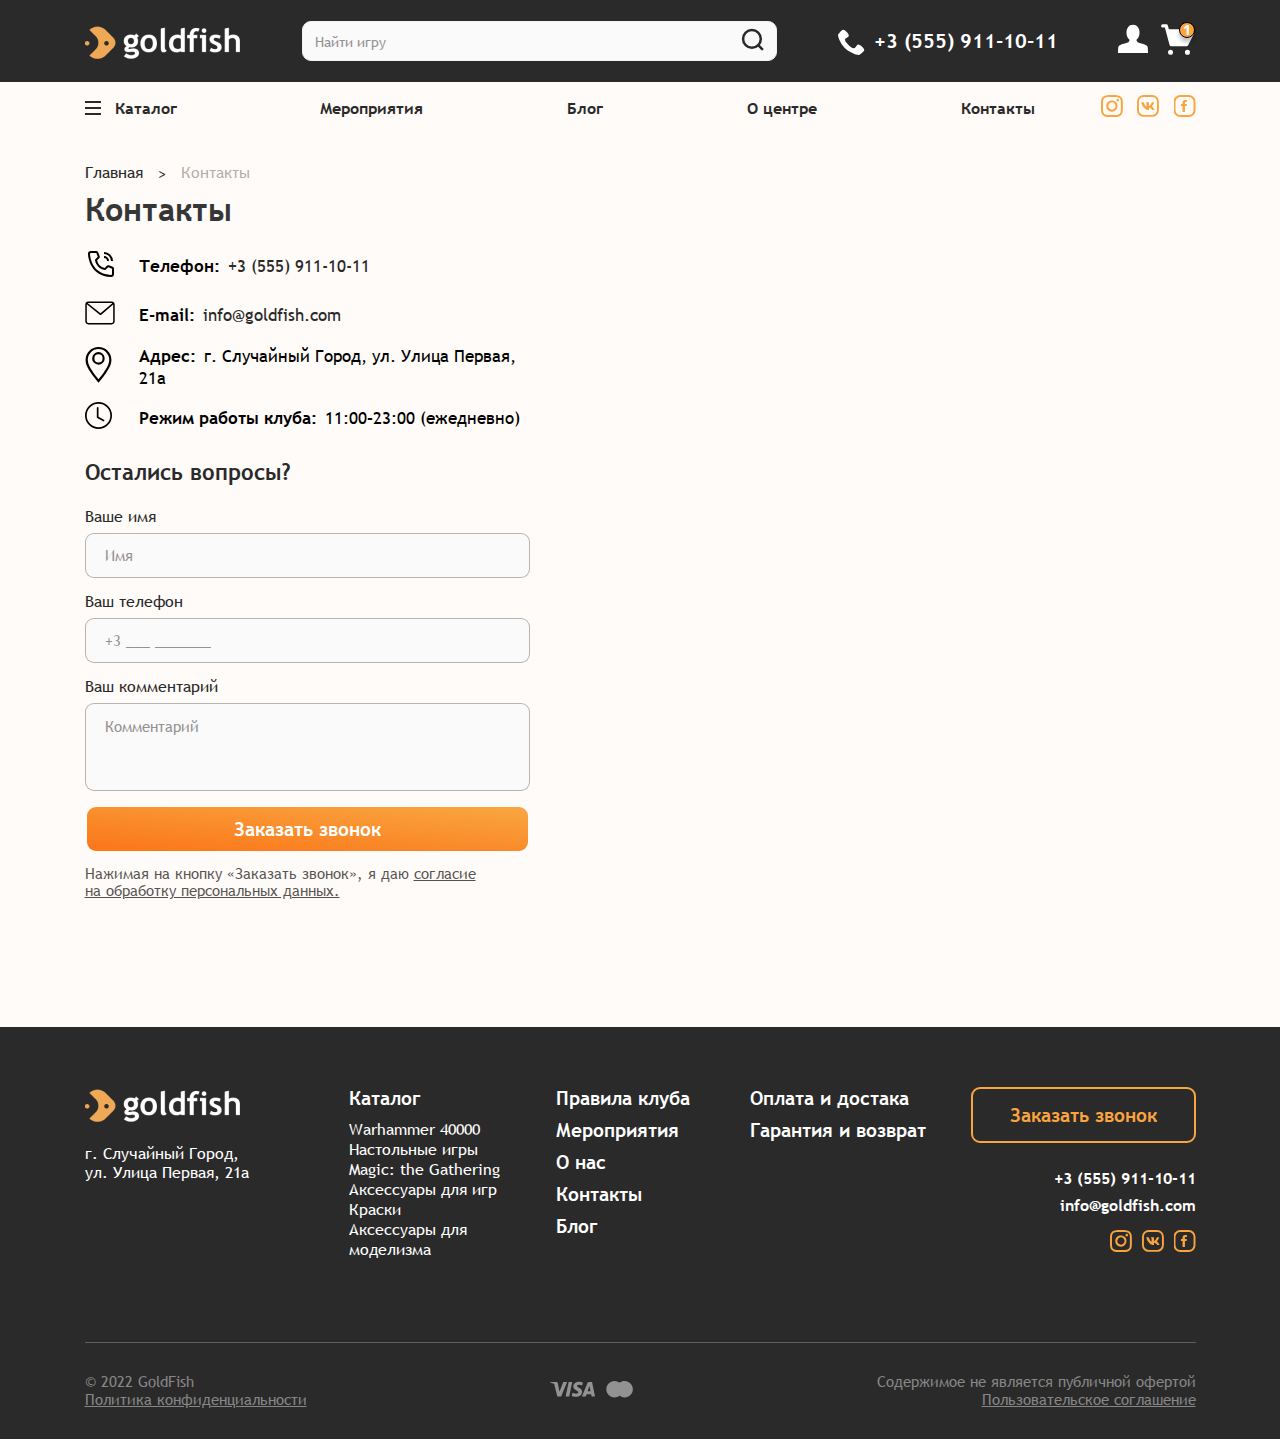
<file: contacts-page.html>
<!DOCTYPE html><html lang="ru" class="page"><head><meta charset="UTF-8"><meta name="viewport" content="width=device-width,initial-scale=1"><link rel="shortcut icon" href="favicon.ico" type="image/x-icon"><meta http-equiv="X-UA-Compatible" content="ie=edge"><meta name="theme-color" content="#111111"><title>GoldFish</title><link rel="preload" href="fonts/TrebuchetMS-Regular.woff2" as="font" type="font/woff2" crossorigin><link rel="preload" href="fonts/TrebuchetMS-Bold.woff2" as="font" type="font/woff2" crossorigin><link rel="preload" href="fonts/OpenSans-Bold.woff2" as="font" type="font/woff2" crossorigin><link rel="preload" href="fonts/OpenSans-Regular.woff2" as="font" type="font/woff2" crossorigin><link rel="preload" href="fonts/OpenSans-SemiBold.woff2" as="font" type="font/woff2" crossorigin><link rel="stylesheet" href="css/vendor.css"><link rel="stylesheet" href="css/main.css"><script defer="defer" src="js/main.js"></script></head><body class="page__body"><div class="site-container"><header class="header"><div class="overlay"></div><div class="header__top"><div class="container header__container"><div class="mobile-menu"><div class="header_bar"><div class="mobile-toggle"><svg xmlns="http://www.w3.org/2000/svg" xmlns:xlink="http://www.w3.org/1999/xlink" viewBox="0 0 48 48" focusable="false"><g><rect x="15" y="16" width="16" height="2"></rect><rect x="15" y="23" width="16" height="2"></rect><rect x="15" y="30" width="16" height="2"></rect></g></svg></div></div><nav class="primary-nav"><ul><li><a href="catalog-page.html">Настольные игры</a><span class="item-toggle-button">Toggle</span><div class="secondary-nav"><ul><li><a href="catalog-page.html">Warcry (49)</a></li><li><a href="catalog-page.html">Nercomunda (21)</a></li><li><a href="catalog-page.html">Lord of the Rings (16)</a></li><li><a href="catalog-page.html">Blood Bowl (28)</a></li><li><a href="catalog-page.html">Titanicus (4)</a></li><li><a href="catalog-page.html">Warcry (49)</a></li><li><a href="catalog-page.html">Warhammer: Underworlds (22)</a></li><li><a href="catalog-page.html">Killtem (4)</a></li></ul></div></li><li><a href="catalog-page.html">Warhammer 40000</a> <span class="item-toggle-button">Toggle</span><div class="secondary-nav"><ul><li><a href="catalog-page.html">Warcry (49)</a></li><li><a href="catalog-page.html">Nercomunda (21)</a></li><li><a href="catalog-page.html">Lord of the Rings (16)</a></li><li><a href="catalog-page.html">Blood Bowl (28)</a></li><li><a href="catalog-page.html">Titanicus (4)</a></li><li><a href="catalog-page.html">Warcry (49)</a></li><li><a href="catalog-page.html">Warhammer: Underworlds (22)</a></li><li><a href="catalog-page.html">Killtem (4)</a></li></ul></div></li><li><a href="catalog-page.html">Magic: the Gathering</a> <span class="item-toggle-button">Toggle</span><div class="secondary-nav"><ul><li><a href="catalog-page.html">Warcry (49)</a></li><li><a href="catalog-page.html">Nercomunda (21)</a></li><li><a href="catalog-page.html">Lord of the Rings (16)</a></li><li><a href="catalog-page.html">Blood Bowl (28)</a></li><li><a href="catalog-page.html">Titanicus (4)</a></li><li><a href="catalog-page.html">Warcry (49)</a></li><li><a href="catalog-page.html">Warhammer: Underworlds (22)</a></li><li><a href="catalog-page.html">Killtem (4)</a></li></ul></div></li><li><a href="catalog-page.html">Аксессуары для игр</a> <span class="item-toggle-button">Toggle</span><div class="secondary-nav"><ul><li><a href="catalog-page.html">Warcry (49)</a></li><li><a href="catalog-page.html">Nercomunda (21)</a></li><li><a href="catalog-page.html">Lord of the Rings (16)</a></li><li><a href="catalog-page.html">Blood Bowl (28)</a></li><li><a href="catalog-page.html">Titanicus (4)</a></li><li><a href="catalog-page.html">Warcry (49)</a></li><li><a href="catalog-page.html">Warhammer: Underworlds (22)</a></li><li><a href="catalog-page.html">Killtem (4)</a></li></ul></div></li><li><a href="catalog-page.html">Краски</a> <span class="item-toggle-button">Toggle</span><div class="secondary-nav"><ul><li><a href="catalog-page.html">Warcry (49)</a></li><li><a href="catalog-page.html">Nercomunda (21)</a></li><li><a href="catalog-page.html">Lord of the Rings (16)</a></li><li><a href="catalog-page.html">Blood Bowl (28)</a></li><li><a href="catalog-page.html">Titanicus (4)</a></li><li><a href="catalog-page.html">Warcry (49)</a></li><li><a href="catalog-page.html">Warhammer: Underworlds (22)</a></li><li><a href="catalog-page.html">Killtem (4)</a></li></ul></div></li><li><a href="catalog-page.html">Товары для детей</a> <span class="item-toggle-button">Toggle</span><div class="secondary-nav"><ul><li><a href="catalog-page.html">Warcry (49)</a></li><li><a href="catalog-page.html">Nercomunda (21)</a></li><li><a href="catalog-page.html">Lord of the Rings (16)</a></li><li><a href="catalog-page.html">Blood Bowl (28)</a></li><li><a href="catalog-page.html">Titanicus (4)</a></li><li><a href="catalog-page.html">Warcry (49)</a></li><li><a href="catalog-page.html">Warhammer: Underworlds (22)</a></li><li><a href="catalog-page.html">Killtem (4)</a></li></ul></div></li><li><a href="catalog-page.html">Аксессуары для моделизма</a> <span class="item-toggle-button">Toggle</span><div class="secondary-nav"><ul><li><a href="catalog-page.html">Warcry (49)</a></li><li><a href="catalog-page.html">Nercomunda (21)</a></li><li><a href="catalog-page.html">Lord of the Rings (16)</a></li><li><a href="catalog-page.html">Blood Bowl (28)</a></li><li><a href="catalog-page.html">Titanicus (4)</a></li><li><a href="catalog-page.html">Warcry (49)</a></li><li><a href="catalog-page.html">Warhammer: Underworlds (22)</a></li><li><a href="catalog-page.html">Killtem (4)</a></li></ul></div></li><li><div class="divider"></div></li><li><a href="events-page.html">Мероприятия</a></li><li><a href="blog-page.html">Блог</a></li><li><a href="about-page.html">О центре</a></li><li><a href="contacts-page.html">Контакты</a></li></ul></nav></div><div class="logo header__logo"><a class="logo__link" href="index.html"><img class="logo__img" src="img/logo.png" alt="Logo"></a></div><div class="search header__search"><input class="search__input" type="text" placeholder="Найти игру"></div><div class="phone header__phone"><a class="phone__link" href="tel:+35559111011"><svg class="phone__icon"><use xlink:href="img/sprite.svg#phone"></use></svg> <span class="phone__text">+3 (555) 911-10-11</span></a></div><div class="header__profile profile"><a class="profile__user-link" href="#" data-graph-path="login-regestration"><svg class="profile__user-icon"><use xlink:href="img/sprite.svg#profile"></use></svg> </a><a class="profile__cart-link" href="cart-page.html" data-graph-path="login-pass"><svg class="profile__cart-icon"><use xlink:href="img/sprite.svg#cart"></use></svg> <span class="profile__cart-quantity">1</span></a></div></div></div><div class="header__menu"><div class="container"><nav class="header__nav nav"><div class="search nav__search"><input class="search__input" type="text" placeholder="Найти игру"></div><ul class="list-reset nav__list"><li class="nav__item nav__item--btn"><button class="btn-reset nav__btn-trigger btn-trigger nav__link"><span class="btn-trigger__line"></span> <span class="btn-trigger__text">Каталог</span></button><div class="dropdown"><div class="dropdown__btn-box"><span class="btn-box__text">Все категории</span></div><ul class="list-reset dropdown__list"><li class="dropdown__item"><a class="dropdown__link" href="catalog-page.html">Настольные игры </a><svg class="dropdown__link-icon"><use xlink:href="img/sprite.svg#arrow-right"></use></svg><div class="submenu-dropdown"><div class="submenu-dropdown__title">Настольные игры</div><ul class="list-reset submenu-dropdown__list"><li class="submenu-dropdown__item"><a class="submenu-dropdown__link" href="catalog-page.html">Warcry (49)</a></li><li class="submenu-dropdown__item"><a class="submenu-dropdown__link" href="catalog-page.html">Nercomunda (21)</a></li><li class="submenu-dropdown__item"><a class="submenu-dropdown__link" href="catalog-page.html">Lord of the Rings (16)</a></li><li class="submenu-dropdown__item"><a class="submenu-dropdown__link" href="catalog-page.html">Blood Bowl (28)</a></li><li class="submenu-dropdown__item"><a class="submenu-dropdown__link" href="catalog-page.html">Titanicus (4)</a></li><li class="submenu-dropdown__item"><a class="submenu-dropdown__link" href="catalog-page.html">Warcry (49)</a></li><li class="submenu-dropdown__item"><a class="submenu-dropdown__link" href="catalog-page.html">Warhammer: Underworlds (22)</a></li><li class="submenu-dropdown__item"><a class="submenu-dropdown__link" href="catalog-page.html">Killtem (4)</a></li></ul></div></li><li class="dropdown__item"><a class="dropdown__link" href="catalog-page.html">Warhammer 40000 </a><svg class="dropdown__link-icon"><use xlink:href="img/sprite.svg#arrow-right"></use></svg><div class="submenu-dropdown"><div class="submenu-dropdown__title">Warhammer 40000</div><ul class="list-reset submenu-dropdown__list"><li class="submenu-dropdown__item"><a class="submenu-dropdown__link" href="catalog-page.html">Альтернативные миниатюры (69)</a></li><li class="submenu-dropdown__item"><a class="submenu-dropdown__link" href="catalog-page.html">Warhammer 40k (400)</a></li><li class="submenu-dropdown__item"><a class="submenu-dropdown__link" href="catalog-page.html">Age of Sigmar (263)</a></li><li class="submenu-dropdown__item"><a class="submenu-dropdown__link" href="catalog-page.html">Warcry (49)</a></li><li class="submenu-dropdown__item"><a class="submenu-dropdown__link" href="catalog-page.html">Nercomunda (21)</a></li><li class="submenu-dropdown__item"><a class="submenu-dropdown__link" href="catalog-page.html">Lord of the Rings (16)</a></li><li class="submenu-dropdown__item"><a class="submenu-dropdown__link" href="catalog-page.html">Blood Bowl (28)</a></li><li class="submenu-dropdown__item"><a class="submenu-dropdown__link" href="catalog-page.html">Titanicus (4)</a></li><li class="submenu-dropdown__item"><a class="submenu-dropdown__link" href="catalog-page.html">Warcry (49)</a></li><li class="submenu-dropdown__item"><a class="submenu-dropdown__link" href="catalog-page.html">Warhammer: Underworlds (22)</a></li><li class="submenu-dropdown__item"><a class="submenu-dropdown__link" href="catalog-page.html">Killtem (4)</a></li></ul></div></li><li class="dropdown__item"><a class="dropdown__link" href="catalog-page.html">Magic: the Gathering </a><svg class="dropdown__link-icon"><use xlink:href="img/sprite.svg#arrow-right"></use></svg><div class="submenu-dropdown"><div class="submenu-dropdown__title">Magic: the Gathering</div><ul class="list-reset submenu-dropdown__list"><li class="submenu-dropdown__item"><a class="submenu-dropdown__link" href="catalog-page.html">Альтернативные миниатюры (69)</a></li><li class="submenu-dropdown__item"><a class="submenu-dropdown__link" href="catalog-page.html">Warhammer 40k (400)</a></li><li class="submenu-dropdown__item"><a class="submenu-dropdown__link" href="catalog-page.html">Age of Sigmar (263)</a></li><li class="submenu-dropdown__item"><a class="submenu-dropdown__link" href="catalog-page.html">Nercomunda (21)</a></li><li class="submenu-dropdown__item"><a class="submenu-dropdown__link" href="catalog-page.html">Lord of the Rings (16)</a></li><li class="submenu-dropdown__item"><a class="submenu-dropdown__link" href="catalog-page.html">Blood Bowl (28)</a></li><li class="submenu-dropdown__item"><a class="submenu-dropdown__link" href="catalog-page.html">Titanicus (4)</a></li><li class="submenu-dropdown__item"><a class="submenu-dropdown__link" href="catalog-page.html">Warcry (49)</a></li><li class="submenu-dropdown__item"><a class="submenu-dropdown__link" href="catalog-page.html">Warhammer: Underworlds (22)</a></li><li class="submenu-dropdown__item"><a class="submenu-dropdown__link" href="catalog-page.html">Killtem (4)</a></li><li class="submenu-dropdown__item"><a class="submenu-dropdown__link" href="catalog-page.html">Warcry (49)</a></li><li class="submenu-dropdown__item"><a class="submenu-dropdown__link" href="catalog-page.html">Warhammer: Underworlds (22)</a></li><li class="submenu-dropdown__item"><a class="submenu-dropdown__link" href="catalog-page.html">Killtem (4)</a></li></ul></div></li><li class="dropdown__item"><a class="dropdown__link" href="catalog-page.html">Аксессуары для игр </a><svg class="dropdown__link-icon"><use xlink:href="img/sprite.svg#arrow-right"></use></svg><div class="submenu-dropdown"><div class="submenu-dropdown__title">Аксессуары для игр</div><ul class="list-reset submenu-dropdown__list"><li class="submenu-dropdown__item"><a class="submenu-dropdown__link" href="catalog-page.html">Age of Sigmar (263)</a></li><li class="submenu-dropdown__item"><a class="submenu-dropdown__link" href="catalog-page.html">Nercomunda (21)</a></li><li class="submenu-dropdown__item"><a class="submenu-dropdown__link" href="catalog-page.html">Lord of the Rings (16)</a></li><li class="submenu-dropdown__item"><a class="submenu-dropdown__link" href="catalog-page.html">Blood Bowl (28)</a></li><li class="submenu-dropdown__item"><a class="submenu-dropdown__link" href="catalog-page.html">Titanicus (4)</a></li><li class="submenu-dropdown__item"><a class="submenu-dropdown__link" href="catalog-page.html">Warcry (49)</a></li><li class="submenu-dropdown__item"><a class="submenu-dropdown__link" href="catalog-page.html">Warhammer: Underworlds (22)</a></li><li class="submenu-dropdown__item"><a class="submenu-dropdown__link" href="catalog-page.html">Killtem (4)</a></li></ul></div></li><li class="dropdown__item"><a class="dropdown__link" href="catalog-page.html">Краски </a><svg class="dropdown__link-icon"><use xlink:href="img/sprite.svg#arrow-right"></use></svg><div class="submenu-dropdown"><div class="submenu-dropdown__title">Краски</div><ul class="list-reset submenu-dropdown__list"><li class="submenu-dropdown__item"><a class="submenu-dropdown__link" href="catalog-page.html">Age of Sigmar (263)</a></li><li class="submenu-dropdown__item"><a class="submenu-dropdown__link" href="catalog-page.html">Nercomunda (21)</a></li><li class="submenu-dropdown__item"><a class="submenu-dropdown__link" href="catalog-page.html">Lord of the Rings (16)</a></li><li class="submenu-dropdown__item"><a class="submenu-dropdown__link" href="catalog-page.html">Blood Bowl (28)</a></li><li class="submenu-dropdown__item"><a class="submenu-dropdown__link" href="catalog-page.html">Titanicus (4)</a></li><li class="submenu-dropdown__item"><a class="submenu-dropdown__link" href="catalog-page.html">Warcry (49)</a></li><li class="submenu-dropdown__item"><a class="submenu-dropdown__link" href="catalog-page.html">Warhammer: Underworlds (22)</a></li><li class="submenu-dropdown__item"><a class="submenu-dropdown__link" href="catalog-page.html">Killtem (4)</a></li></ul></div></li><li class="dropdown__item"><a class="dropdown__link" href="catalog-page.html">Товары для детей </a><svg class="dropdown__link-icon"><use xlink:href="img/sprite.svg#arrow-right"></use></svg><div class="submenu-dropdown"><div class="submenu-dropdown__title">Товары для детей</div><ul class="list-reset submenu-dropdown__list"><li class="submenu-dropdown__item"><a class="submenu-dropdown__link" href="catalog-page.html">Warhammer 40k (400)</a></li><li class="submenu-dropdown__item"><a class="submenu-dropdown__link" href="catalog-page.html">Age of Sigmar (263)</a></li><li class="submenu-dropdown__item"><a class="submenu-dropdown__link" href="catalog-page.html">Nercomunda (21)</a></li><li class="submenu-dropdown__item"><a class="submenu-dropdown__link" href="catalog-page.html">Lord of the Rings (16)</a></li><li class="submenu-dropdown__item"><a class="submenu-dropdown__link" href="catalog-page.html">Blood Bowl (28)</a></li><li class="submenu-dropdown__item"><a class="submenu-dropdown__link" href="catalog-page.html">Titanicus (4)</a></li><li class="submenu-dropdown__item"><a class="submenu-dropdown__link" href="catalog-page.html">Warcry (49)</a></li><li class="submenu-dropdown__item"><a class="submenu-dropdown__link" href="catalog-page.html">Warhammer: Underworlds (22)</a></li><li class="submenu-dropdown__item"><a class="submenu-dropdown__link" href="catalog-page.html">Killtem (4)</a></li><li class="submenu-dropdown__item"><a class="submenu-dropdown__link" href="catalog-page.html">Warcry (49)</a></li><li class="submenu-dropdown__item"><a class="submenu-dropdown__link" href="catalog-page.html">Warhammer: Underworlds (22)</a></li><li class="submenu-dropdown__item"><a class="submenu-dropdown__link" href="catalog-page.html">Killtem (4)</a></li></ul></div></li><li class="dropdown__item"><a class="dropdown__link" href="catalog-page.html">Аксессуары для моделизма </a><svg class="dropdown__link-icon"><use xlink:href="img/sprite.svg#arrow-right"></use></svg><div class="submenu-dropdown"><div class="submenu-dropdown__title">Аксессуары для моделизма</div><ul class="list-reset submenu-dropdown__list"><li class="submenu-dropdown__item"><a class="submenu-dropdown__link" href="catalog-page.html">Age of Sigmar (263)</a></li><li class="submenu-dropdown__item"><a class="submenu-dropdown__link" href="catalog-page.html">Nercomunda (21)</a></li><li class="submenu-dropdown__item"><a class="submenu-dropdown__link" href="catalog-page.html">Lord of the Rings (16)</a></li><li class="submenu-dropdown__item"><a class="submenu-dropdown__link" href="catalog-page.html">Blood Bowl (28)</a></li><li class="submenu-dropdown__item"><a class="submenu-dropdown__link" href="catalog-page.html">Titanicus (4)</a></li><li class="submenu-dropdown__item"><a class="submenu-dropdown__link" href="catalog-page.html">Warcry (49)</a></li><li class="submenu-dropdown__item"><a class="submenu-dropdown__link" href="catalog-page.html">Warhammer: Underworlds (22)</a></li><li class="submenu-dropdown__item"><a class="submenu-dropdown__link" href="catalog-page.html">Killtem (4)</a></li><li class="submenu-dropdown__item"><a class="submenu-dropdown__link" href="catalog-page.html">Warcry (49)</a></li><li class="submenu-dropdown__item"><a class="submenu-dropdown__link" href="catalog-page.html">Warhammer: Underworlds (22)</a></li><li class="submenu-dropdown__item"><a class="submenu-dropdown__link" href="catalog-page.html">Killtem (4)</a></li></ul></div></li></ul></div></li><li class="nav__item"><a href="events-page.html" class="nav__link">Мероприятия</a></li><li class="nav__item"><a href="blog-page.html" class="nav__link">Блог</a></li><li class="nav__item"><a href="about-page.html" class="nav__link">О центре</a></li><li class="nav__item"><a href="contacts-page.html" class="nav__link">Контакты</a></li></ul><div class="header__social social"><ul class="list-reset social__list"><li class="social__item"><a href="#" class="social__link"><img class="social__icon social__icon--instagram" src="img/instagram.svg" alt="instagram"></a></li><li class="social__item"><a href="#" class="social__link"><img class="social__icon social__icon--vk" src="img/vk.svg" alt="vk"></a></li><li class="social__item"><a href="#" class="social__link"><img class="social__icon social__icon--facebook" src="img/facebook.svg" alt="facebook"></a></li></ul></div></nav></div></div><div class="graph-modal modal-window login-regestration"><div class="graph-modal__container" role="dialog" aria-modal="true" data-graph-target="login-regestration"><button class="btn-reset js-modal-close graph-modal__close" aria-label="Закрыть модальное окно"></button><div class="graph-modal__content"><form action="#" class="modal-window__form login-regestration-form"><h4 class="modal-window__title">Войдите или зарегистрируйтесь</h4><div class="modal-window__tabs modal-window-tabs"><div class="tabs" data-tabs="login-regestration-tabs"><ul class="tabs__nav"><li class="tabs__nav-item"><button class="btn-reset tabs__nav-btn" type="button">Вход</button></li><li class="tabs__nav-item"><button class="btn-reset tabs__nav-btn" type="button">Регистрация</button></li></ul><div class="tabs__content"><div class="tabs__panel"><div class="login-regestration-sms login-regestration-sms--visible"><label class="modal-window__label">Телефон: <input type="text" name="Телефон" class="input-reset modal-window__input input-tel" placeholder="+7 ___ _______"></label> <button type="button" class="btn-reset modal-window__link modal-window__switch-btn modal-window__switch-btn--pass">Войти с помощью пароля</button><div class="modal-window__social social-modal"><div class="social-modal__label">Войти через аккаунт социальной сети</div><div class="social-modal__items"><div class="social-modal__item"><svg class="social-modal__icon social-modal__icon--facebook"><use xlink:href="img/sprite.svg#facebook"></use></svg></div><div class="social-modal__item"><svg class="social-modal__icon social-modal__icon--vk"><use xlink:href="img/sprite.svg#vk"></use></svg></div></div></div><div class="tabs__footer"><button type="button" class="btn-reset btn btn-acc modal-window__btn login-sms-btn">Получить код в SMS</button></div></div><div class="login-regestration-pass"><label class="modal-window__label">Телефон: <input type="text" name="Телефон" class="input-reset modal-window__input input-tel" placeholder="+7 ___ _______"></label> <label class="modal-window__label">Пароль: <input type="password" name="Пароль" class="input-reset modal-window__input input-pass" placeholder="Пароль"> <a href="#" class="modal-window__forgot-pass">Забыли пароль?</a></label> <button type="button" class="btn-reset modal-window__link modal-window__switch-btn modal-window__switch-btn--sms">Войти с помощью SMS подтверждения</button><div class="modal-window__social social-modal"><div class="social-modal__label">Войти через аккаунт социальной сети</div><div class="social-modal__items"><div class="social-modal__item"><svg class="social-modal__icon social-modal__icon--facebook"><use xlink:href="img/sprite.svg#facebook"></use></svg></div><div class="social-modal__item"><svg class="social-modal__icon social-modal__icon--vk"><use xlink:href="img/sprite.svg#vk"></use></svg></div></div></div><div class="tabs__footer"><button type="button" class="btn-reset btn btn-acc modal-window__btn login-btn">Войти</button></div></div></div><div class="tabs__panel"><label class="modal-window__label">Имя: <input type="text" name="Имя" class="input-reset modal-window__input input-name" placeholder="Имя"></label> <label class="modal-window__label">Фамилия: <input type="text" name="Фамилия" class="input-reset modal-window__input input-surname" placeholder="Фамилия"></label> <label class="modal-window__label">E-mail или телефон: <input type="text" name="E-mail или телефон" class="input-reset modal-window__input input-email-or-tel" placeholder="E-mail или телефон"></label> <label class="modal-window__label">Пароль:<span>мининум 6 символов</span> <input type="password" name="Пароль" class="input-reset modal-window__input input-pass" placeholder="Пароль"></label><div class="tabs__footer footer-tabs"><div class="footer-tabs__item"><label class="footer-tabs__checkbox custom-checkbox"><input type="checkbox" class="custom-checkbox__field"> <span class="custom-checkbox__content"></span></label><div class="footer-tabs__text">Я согласен с <a href="#">политикой конфиденциальности</a> и с <a href="#">обработкой персональных данных</a></div></div><div class="footer-tabs__item"><label class="footer-tabs__checkbox custom-checkbox"><input type="checkbox" class="custom-checkbox__field"> <span class="custom-checkbox__content"></span></label><div class="footer-tabs__text">Я хочу получать новости и узнавать об акциях первым</div></div><button type="button" class="btn-reset btn btn-acc modal-window__btn login-sms-btn">Зарегистрироваться</button></div></div></div></div></div></form></div></div></div></header><main class="main"><section class="contacts-page contacts"><div class="container contacts__container"><div class="breadcrumbs"><ul class="list-reset breadcrumbs__list"><li class="breadcrumbs__item"><a class="breadcrumbs__link" href="#">Главная</a></li><li class="breadcrumbs__item"><a class="breadcrumbs__link" href="#">Контакты</a></li></ul></div><h2 class="title contacts__title">Контакты</h2><div class="contacts__content"><div class="contacts__info"><ul class="list-reset contacts__list"><li class="contacts__item contacts__item--phone"><div class="contacts__item-icon"><svg class=""><use xlink:href="img/sprite.svg#c-phone"></use></svg></div><div class="contacts__item-descr"><span class="contacts__item-title">Телефон:</span> <span class="contacts__item-text"><a class="contacts__link dark-link" href="tel:+35559111011">+3 (555) 911-10-11</a></span></div></li><li class="contacts__item contacts__item--email"><div class="contacts__item-icon"><svg class=""><use xlink:href="img/sprite.svg#letter"></use></svg></div><div class="contacts__item-descr"><span class="contacts__item-title">E-mail:</span> <span class="contacts__item-text"><a class="contacts__link dark-link" href="mailto:info@goldfish.com">info@goldfish.com</a></span></div></li><li class="contacts__item contacts__item--address"><div class="contacts__item-icon"><svg class=""><use xlink:href="img/sprite.svg#marker"></use></svg></div><div class="contacts__item-descr"><span class="contacts__item-title">Адрес:</span> <span class="contacts__item-text">г. Случайный Город, ул. Улица Первая, 21а</span></div></li><li class="contacts__item contacts__item--time"><div class="contacts__item-icon"><svg class=""><use xlink:href="img/sprite.svg#clock"></use></svg></div><div class="contacts__item-descr"><span class="contacts__item-title">Режим работы клуба:</span> <span class="contacts__item-text">11:00–23:00 (ежедневно)</span></div></li></ul></div><div class="contacts__form"><h3 class="contacts__form-title">Остались вопросы?</h3><form action="#" class="form"><label class="form__label">Ваше имя</label> <input type="text" name="Имя" class="input-reset form__input" placeholder="Имя"> <label class="form__label">Ваш телефон</label> <input type="text" name="Телефон" class="input-reset form__input" placeholder="+3 ___ _______"> <label class="form__label">Ваш комментарий</label> <textarea name="Комментарий" class="input-reset form__textarea" placeholder="Комментарий"></textarea> <button type="button" class="btn-reset form__btn btn btn-acc">Заказать звонок</button></form><div class="contacts__form-pilicy"><span>Нажимая на кнопку «Заказать звонок», я даю</span> <a href="#" class="contacts__form-policy-link"><span>согласие на обработку персональных данных.</span></a></div></div><div class="contacts__map"><iframe src="https://www.google.com/maps/embed?pb=!1m14!1m8!1m3!1d1976.7589297488585!2d2.3972801883997357!3d47.09955761582569!3m2!1i1024!2i768!4f13.1!3m3!1m2!1s0x47fa9608fb791107%3A0x7b87f2558ef37cf7!2zNSBBdi4gZCdBdWdzYm91cmcsIDE4MDAwIEJvdXJnZXMsINCk0YDQsNC90YbQuNGP!5e0!3m2!1sru!2sua!4v1678368415118!5m2!1sru!2sua" style="border:0;" allowfullscreen="" loading="lazy" referrerpolicy="no-referrer-when-downgrade"></iframe></div></div></div></section></main><footer class="footer"><div class="container footer__container"><div class="footer__top"><div class="footer__top-logo"><div class="logo footer__logo"><a class="logo__link" href="index.html"><img class="logo__img" src="img/logo.png" alt="Logo"></a></div><p class="footer__top-logo-text">г. Случайный Город,<br>ул. Улица Первая, 21а</p></div><nav class="footer__top-menu top-menu"><div class="top-menu__catalog"><a class="top-menu__catalog-link top-menu__catalog-link--title top-menu__link" href="catalog-page.html">Каталог</a><ul class="list-reset top-menu__catalog-list top-menu__list"><li class="top-menu__catalog-item"><a class="top-menu__catalog-link top-menu__link" href="catalog-page.html">Warhammer 40000</a></li><li class="top-menu__catalog-item"><a class="top-menu__catalog-link top-menu__link" href="catalog-page.html">Настольные игры</a></li><li class="top-menu__catalog-item"><a class="top-menu__catalog-link top-menu__link" href="catalog-page.html">Magic: the Gathering</a></li><li class="top-menu__catalog-item"><a class="top-menu__catalog-link top-menu__link" href="catalog-page.html">Аксессуары для игр</a></li><li class="top-menu__catalog-item"><a class="top-menu__catalog-link top-menu__link" href="catalog-page.html">Краски</a></li><li class="top-menu__catalog-item"><a class="top-menu__catalog-link top-menu__link" href="catalog-page.html">Аксессуары для моделизма</a></li></ul></div><div class="footer__menu-nav menu-nav"><ul class="list-reset menu_nav__list top-menu__list"><li class="menu-nav__item"><a class="menu-nav__link top-menu__link" href="#">Правила клуба</a></li><li class="menu-nav__item"><a class="menu-nav__link top-menu__link" href="events-page.html">Мероприятия</a></li><li class="menu-nav__item"><a class="menu-nav__link top-menu__link" href="about-page.html">О нас</a></li><li class="menu-nav__item"><a class="menu-nav__link top-menu__link" href="contacts-page.html">Контакты</a></li><li class="menu-nav__item"><a class="menu-nav__link top-menu__link" href="blog-page.html">Блог</a></li></ul></div><div class="footer__menu-info menu-info"><ul class="list-reset menu-info__list top-menu__list"><li class="menu-info__item"><a class="menu-info__link top-menu__link" href="#">Оплата и достака</a></li><li class="menu-info__item"><a class="menu-info__link top-menu__link" href="#">Гарантия и возврат</a></li></ul></div></nav><div class="footer__menu-contact menu-contact"><button class="btn-reset menu-contact__btn btn-tr btn-tr-acc">Заказать звонок</button><ul class="list-reset menu-contact__list"><li class="menu-contact__item"><a class="menu-contact__link top-menu__link" href="tel:+35559111011">+3 (555) 911-10-11</a></li><li class="menu-contact__item"><a class="menu-contact__link top-menu__link" href="mail:info@goldfish.com">info@goldfish.com</a></li></ul><div class="menu-contact__social social"><ul class="list-reset social__list"><li class="social__item"><a href="#" class="social__link"><img class="social__icon social__icon--instagram" src="img/instagram.svg" alt="instagram"></a></li><li class="social__item"><a href="#" class="social__link"><img class="social__icon social__icon--vk" src="img/vk.svg" alt="vk"></a></li><li class="social__item"><a href="#" class="social__link"><img class="social__icon social__icon--facebook" src="img/facebook.svg" alt="facebook"></a></li></ul></div></div></div><div class="footer__bottom"><div class="footer__bottom-copy bottom-copy"><p class="bottom-copy__text">© 2022 GoldFish</p><a class="bottom-copy__link" href="#">Политика конфиденциальности</a></div><div class="footer__bottom-cards bottom-cards"><ul class="list-reset bottom-cards__list"><li class="bottom-cards__item"><svg class="bottom-cards__item-icon bottom-cards__item-icon--visa"><use xlink:href="img/sprite.svg#visa"></use></svg></li><li class="bottom-cards__item"><svg class="bottom-cards__item-icon bottom-cards__item-icon--mc"><use xlink:href="img/sprite.svg#mc"></use></svg></li></ul></div><div class="footer__bottom-policy bottom-policy"><p class="bottom-policy__text">Содержимое не является публичной офертой</p><a class="bottom-policy__link" href="#">Пользовательское соглашение</a></div></div></div></footer></div></body></html>
</file>
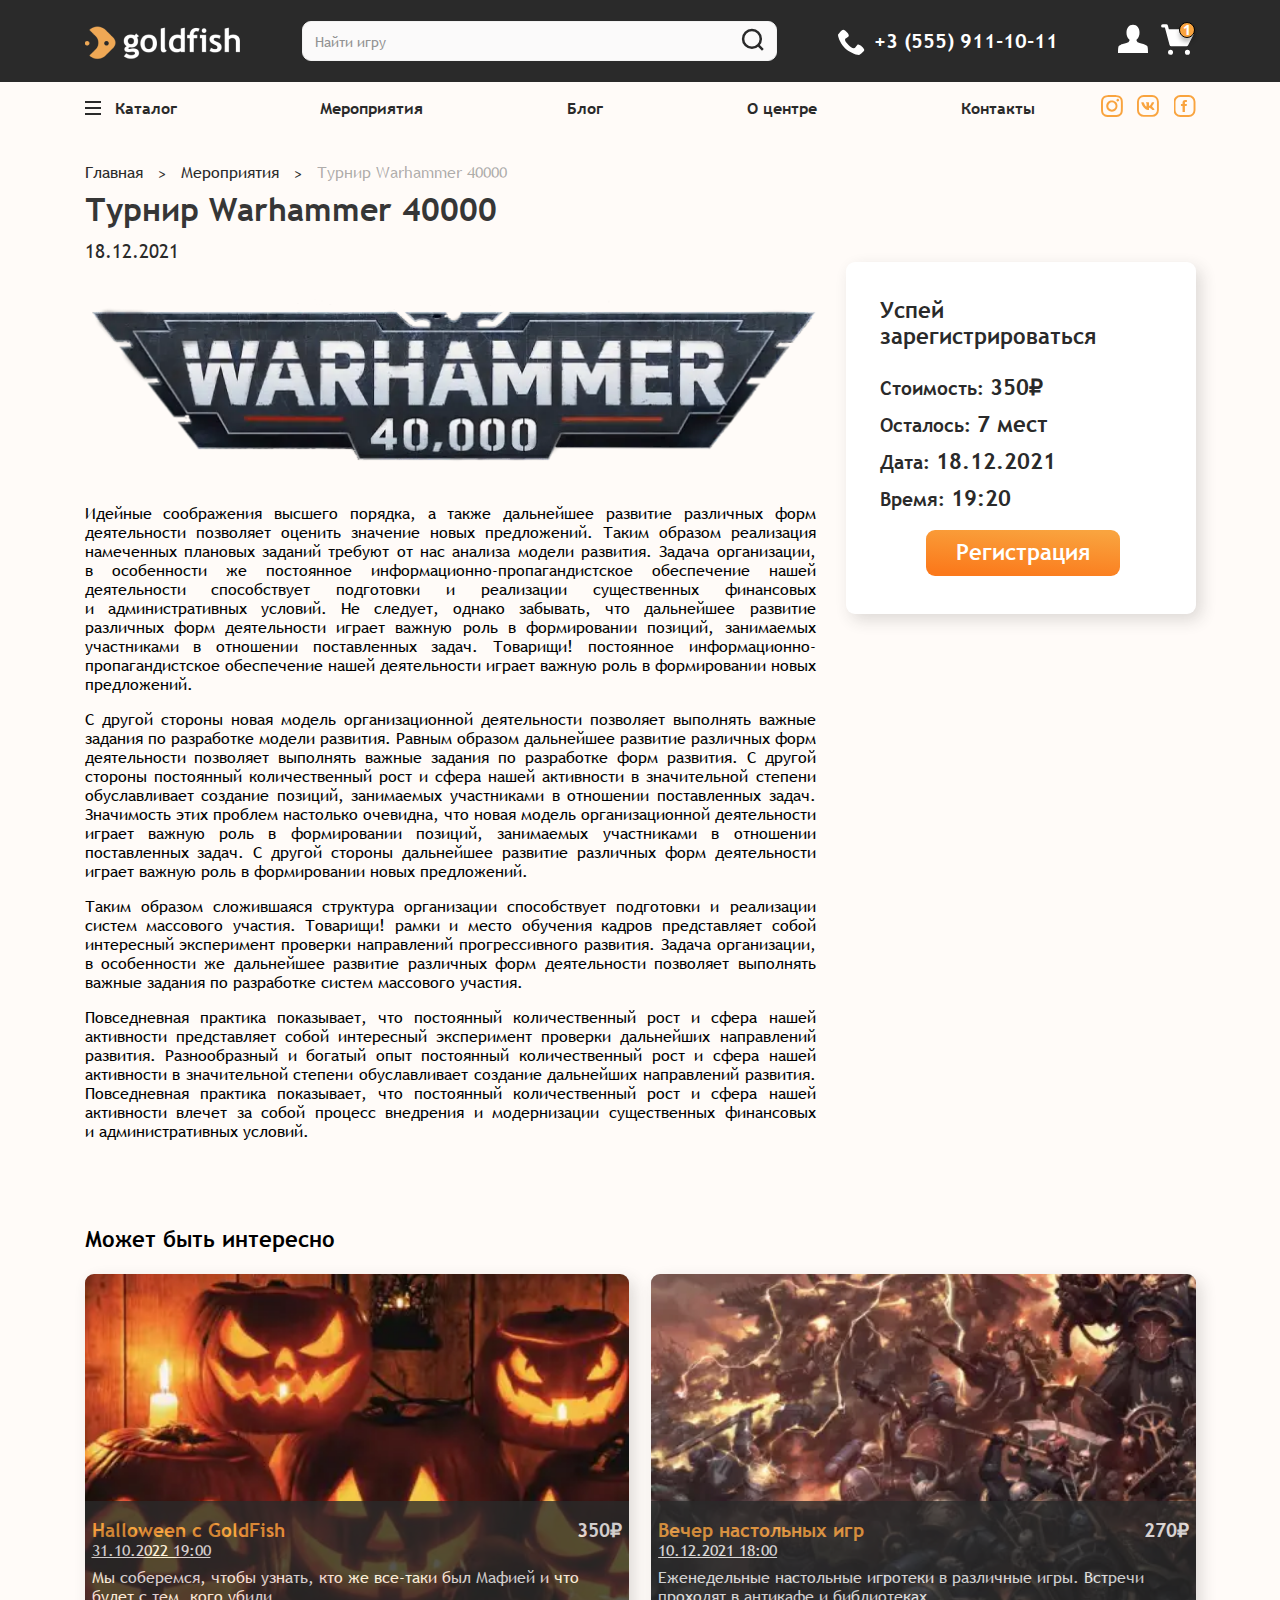
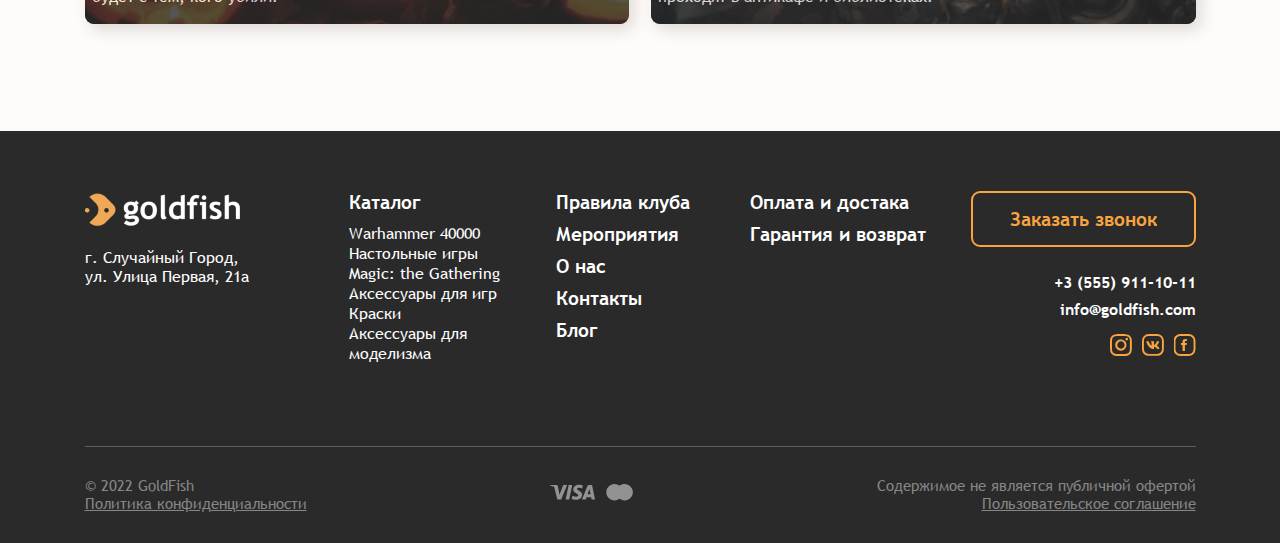
<file: events-one-page.html>
<!DOCTYPE html><html lang="ru" class="page"><head><meta charset="UTF-8"><meta name="viewport" content="width=device-width,initial-scale=1"><link rel="shortcut icon" href="favicon.ico" type="image/x-icon"><meta http-equiv="X-UA-Compatible" content="ie=edge"><meta name="theme-color" content="#111111"><title>GoldFish</title><link rel="preload" href="fonts/TrebuchetMS-Regular.woff2" as="font" type="font/woff2" crossorigin><link rel="preload" href="fonts/TrebuchetMS-Bold.woff2" as="font" type="font/woff2" crossorigin><link rel="preload" href="fonts/OpenSans-Bold.woff2" as="font" type="font/woff2" crossorigin><link rel="preload" href="fonts/OpenSans-Regular.woff2" as="font" type="font/woff2" crossorigin><link rel="preload" href="fonts/OpenSans-SemiBold.woff2" as="font" type="font/woff2" crossorigin><link rel="stylesheet" href="css/vendor.css"><link rel="stylesheet" href="css/main.css"><script defer="defer" src="js/main.js"></script></head><body class="page__body"><div class="site-container"><header class="header"><div class="overlay"></div><div class="header__top"><div class="container header__container"><div class="mobile-menu"><div class="header_bar"><div class="mobile-toggle"><svg xmlns="http://www.w3.org/2000/svg" xmlns:xlink="http://www.w3.org/1999/xlink" viewBox="0 0 48 48" focusable="false"><g><rect x="15" y="16" width="16" height="2"></rect><rect x="15" y="23" width="16" height="2"></rect><rect x="15" y="30" width="16" height="2"></rect></g></svg></div></div><nav class="primary-nav"><ul><li><a href="catalog-page.html">Настольные игры</a><span class="item-toggle-button">Toggle</span><div class="secondary-nav"><ul><li><a href="catalog-page.html">Warcry (49)</a></li><li><a href="catalog-page.html">Nercomunda (21)</a></li><li><a href="catalog-page.html">Lord of the Rings (16)</a></li><li><a href="catalog-page.html">Blood Bowl (28)</a></li><li><a href="catalog-page.html">Titanicus (4)</a></li><li><a href="catalog-page.html">Warcry (49)</a></li><li><a href="catalog-page.html">Warhammer: Underworlds (22)</a></li><li><a href="catalog-page.html">Killtem (4)</a></li></ul></div></li><li><a href="catalog-page.html">Warhammer 40000</a> <span class="item-toggle-button">Toggle</span><div class="secondary-nav"><ul><li><a href="catalog-page.html">Warcry (49)</a></li><li><a href="catalog-page.html">Nercomunda (21)</a></li><li><a href="catalog-page.html">Lord of the Rings (16)</a></li><li><a href="catalog-page.html">Blood Bowl (28)</a></li><li><a href="catalog-page.html">Titanicus (4)</a></li><li><a href="catalog-page.html">Warcry (49)</a></li><li><a href="catalog-page.html">Warhammer: Underworlds (22)</a></li><li><a href="catalog-page.html">Killtem (4)</a></li></ul></div></li><li><a href="catalog-page.html">Magic: the Gathering</a> <span class="item-toggle-button">Toggle</span><div class="secondary-nav"><ul><li><a href="catalog-page.html">Warcry (49)</a></li><li><a href="catalog-page.html">Nercomunda (21)</a></li><li><a href="catalog-page.html">Lord of the Rings (16)</a></li><li><a href="catalog-page.html">Blood Bowl (28)</a></li><li><a href="catalog-page.html">Titanicus (4)</a></li><li><a href="catalog-page.html">Warcry (49)</a></li><li><a href="catalog-page.html">Warhammer: Underworlds (22)</a></li><li><a href="catalog-page.html">Killtem (4)</a></li></ul></div></li><li><a href="catalog-page.html">Аксессуары для игр</a> <span class="item-toggle-button">Toggle</span><div class="secondary-nav"><ul><li><a href="catalog-page.html">Warcry (49)</a></li><li><a href="catalog-page.html">Nercomunda (21)</a></li><li><a href="catalog-page.html">Lord of the Rings (16)</a></li><li><a href="catalog-page.html">Blood Bowl (28)</a></li><li><a href="catalog-page.html">Titanicus (4)</a></li><li><a href="catalog-page.html">Warcry (49)</a></li><li><a href="catalog-page.html">Warhammer: Underworlds (22)</a></li><li><a href="catalog-page.html">Killtem (4)</a></li></ul></div></li><li><a href="catalog-page.html">Краски</a> <span class="item-toggle-button">Toggle</span><div class="secondary-nav"><ul><li><a href="catalog-page.html">Warcry (49)</a></li><li><a href="catalog-page.html">Nercomunda (21)</a></li><li><a href="catalog-page.html">Lord of the Rings (16)</a></li><li><a href="catalog-page.html">Blood Bowl (28)</a></li><li><a href="catalog-page.html">Titanicus (4)</a></li><li><a href="catalog-page.html">Warcry (49)</a></li><li><a href="catalog-page.html">Warhammer: Underworlds (22)</a></li><li><a href="catalog-page.html">Killtem (4)</a></li></ul></div></li><li><a href="catalog-page.html">Товары для детей</a> <span class="item-toggle-button">Toggle</span><div class="secondary-nav"><ul><li><a href="catalog-page.html">Warcry (49)</a></li><li><a href="catalog-page.html">Nercomunda (21)</a></li><li><a href="catalog-page.html">Lord of the Rings (16)</a></li><li><a href="catalog-page.html">Blood Bowl (28)</a></li><li><a href="catalog-page.html">Titanicus (4)</a></li><li><a href="catalog-page.html">Warcry (49)</a></li><li><a href="catalog-page.html">Warhammer: Underworlds (22)</a></li><li><a href="catalog-page.html">Killtem (4)</a></li></ul></div></li><li><a href="catalog-page.html">Аксессуары для моделизма</a> <span class="item-toggle-button">Toggle</span><div class="secondary-nav"><ul><li><a href="catalog-page.html">Warcry (49)</a></li><li><a href="catalog-page.html">Nercomunda (21)</a></li><li><a href="catalog-page.html">Lord of the Rings (16)</a></li><li><a href="catalog-page.html">Blood Bowl (28)</a></li><li><a href="catalog-page.html">Titanicus (4)</a></li><li><a href="catalog-page.html">Warcry (49)</a></li><li><a href="catalog-page.html">Warhammer: Underworlds (22)</a></li><li><a href="catalog-page.html">Killtem (4)</a></li></ul></div></li><li><div class="divider"></div></li><li><a href="events-page.html">Мероприятия</a></li><li><a href="blog-page.html">Блог</a></li><li><a href="about-page.html">О центре</a></li><li><a href="contacts-page.html">Контакты</a></li></ul></nav></div><div class="logo header__logo"><a class="logo__link" href="index.html"><img class="logo__img" src="img/logo.png" alt="Logo"></a></div><div class="search header__search"><input class="search__input" type="text" placeholder="Найти игру"></div><div class="phone header__phone"><a class="phone__link" href="tel:+35559111011"><svg class="phone__icon"><use xlink:href="img/sprite.svg#phone"></use></svg> <span class="phone__text">+3 (555) 911-10-11</span></a></div><div class="header__profile profile"><a class="profile__user-link" href="#" data-graph-path="login-regestration"><svg class="profile__user-icon"><use xlink:href="img/sprite.svg#profile"></use></svg> </a><a class="profile__cart-link" href="cart-page.html" data-graph-path="login-pass"><svg class="profile__cart-icon"><use xlink:href="img/sprite.svg#cart"></use></svg> <span class="profile__cart-quantity">1</span></a></div></div></div><div class="header__menu"><div class="container"><nav class="header__nav nav"><div class="search nav__search"><input class="search__input" type="text" placeholder="Найти игру"></div><ul class="list-reset nav__list"><li class="nav__item nav__item--btn"><button class="btn-reset nav__btn-trigger btn-trigger nav__link"><span class="btn-trigger__line"></span> <span class="btn-trigger__text">Каталог</span></button><div class="dropdown"><div class="dropdown__btn-box"><span class="btn-box__text">Все категории</span></div><ul class="list-reset dropdown__list"><li class="dropdown__item"><a class="dropdown__link" href="catalog-page.html">Настольные игры </a><svg class="dropdown__link-icon"><use xlink:href="img/sprite.svg#arrow-right"></use></svg><div class="submenu-dropdown"><div class="submenu-dropdown__title">Настольные игры</div><ul class="list-reset submenu-dropdown__list"><li class="submenu-dropdown__item"><a class="submenu-dropdown__link" href="catalog-page.html">Warcry (49)</a></li><li class="submenu-dropdown__item"><a class="submenu-dropdown__link" href="catalog-page.html">Nercomunda (21)</a></li><li class="submenu-dropdown__item"><a class="submenu-dropdown__link" href="catalog-page.html">Lord of the Rings (16)</a></li><li class="submenu-dropdown__item"><a class="submenu-dropdown__link" href="catalog-page.html">Blood Bowl (28)</a></li><li class="submenu-dropdown__item"><a class="submenu-dropdown__link" href="catalog-page.html">Titanicus (4)</a></li><li class="submenu-dropdown__item"><a class="submenu-dropdown__link" href="catalog-page.html">Warcry (49)</a></li><li class="submenu-dropdown__item"><a class="submenu-dropdown__link" href="catalog-page.html">Warhammer: Underworlds (22)</a></li><li class="submenu-dropdown__item"><a class="submenu-dropdown__link" href="catalog-page.html">Killtem (4)</a></li></ul></div></li><li class="dropdown__item"><a class="dropdown__link" href="catalog-page.html">Warhammer 40000 </a><svg class="dropdown__link-icon"><use xlink:href="img/sprite.svg#arrow-right"></use></svg><div class="submenu-dropdown"><div class="submenu-dropdown__title">Warhammer 40000</div><ul class="list-reset submenu-dropdown__list"><li class="submenu-dropdown__item"><a class="submenu-dropdown__link" href="catalog-page.html">Альтернативные миниатюры (69)</a></li><li class="submenu-dropdown__item"><a class="submenu-dropdown__link" href="catalog-page.html">Warhammer 40k (400)</a></li><li class="submenu-dropdown__item"><a class="submenu-dropdown__link" href="catalog-page.html">Age of Sigmar (263)</a></li><li class="submenu-dropdown__item"><a class="submenu-dropdown__link" href="catalog-page.html">Warcry (49)</a></li><li class="submenu-dropdown__item"><a class="submenu-dropdown__link" href="catalog-page.html">Nercomunda (21)</a></li><li class="submenu-dropdown__item"><a class="submenu-dropdown__link" href="catalog-page.html">Lord of the Rings (16)</a></li><li class="submenu-dropdown__item"><a class="submenu-dropdown__link" href="catalog-page.html">Blood Bowl (28)</a></li><li class="submenu-dropdown__item"><a class="submenu-dropdown__link" href="catalog-page.html">Titanicus (4)</a></li><li class="submenu-dropdown__item"><a class="submenu-dropdown__link" href="catalog-page.html">Warcry (49)</a></li><li class="submenu-dropdown__item"><a class="submenu-dropdown__link" href="catalog-page.html">Warhammer: Underworlds (22)</a></li><li class="submenu-dropdown__item"><a class="submenu-dropdown__link" href="catalog-page.html">Killtem (4)</a></li></ul></div></li><li class="dropdown__item"><a class="dropdown__link" href="catalog-page.html">Magic: the Gathering </a><svg class="dropdown__link-icon"><use xlink:href="img/sprite.svg#arrow-right"></use></svg><div class="submenu-dropdown"><div class="submenu-dropdown__title">Magic: the Gathering</div><ul class="list-reset submenu-dropdown__list"><li class="submenu-dropdown__item"><a class="submenu-dropdown__link" href="catalog-page.html">Альтернативные миниатюры (69)</a></li><li class="submenu-dropdown__item"><a class="submenu-dropdown__link" href="catalog-page.html">Warhammer 40k (400)</a></li><li class="submenu-dropdown__item"><a class="submenu-dropdown__link" href="catalog-page.html">Age of Sigmar (263)</a></li><li class="submenu-dropdown__item"><a class="submenu-dropdown__link" href="catalog-page.html">Nercomunda (21)</a></li><li class="submenu-dropdown__item"><a class="submenu-dropdown__link" href="catalog-page.html">Lord of the Rings (16)</a></li><li class="submenu-dropdown__item"><a class="submenu-dropdown__link" href="catalog-page.html">Blood Bowl (28)</a></li><li class="submenu-dropdown__item"><a class="submenu-dropdown__link" href="catalog-page.html">Titanicus (4)</a></li><li class="submenu-dropdown__item"><a class="submenu-dropdown__link" href="catalog-page.html">Warcry (49)</a></li><li class="submenu-dropdown__item"><a class="submenu-dropdown__link" href="catalog-page.html">Warhammer: Underworlds (22)</a></li><li class="submenu-dropdown__item"><a class="submenu-dropdown__link" href="catalog-page.html">Killtem (4)</a></li><li class="submenu-dropdown__item"><a class="submenu-dropdown__link" href="catalog-page.html">Warcry (49)</a></li><li class="submenu-dropdown__item"><a class="submenu-dropdown__link" href="catalog-page.html">Warhammer: Underworlds (22)</a></li><li class="submenu-dropdown__item"><a class="submenu-dropdown__link" href="catalog-page.html">Killtem (4)</a></li></ul></div></li><li class="dropdown__item"><a class="dropdown__link" href="catalog-page.html">Аксессуары для игр </a><svg class="dropdown__link-icon"><use xlink:href="img/sprite.svg#arrow-right"></use></svg><div class="submenu-dropdown"><div class="submenu-dropdown__title">Аксессуары для игр</div><ul class="list-reset submenu-dropdown__list"><li class="submenu-dropdown__item"><a class="submenu-dropdown__link" href="catalog-page.html">Age of Sigmar (263)</a></li><li class="submenu-dropdown__item"><a class="submenu-dropdown__link" href="catalog-page.html">Nercomunda (21)</a></li><li class="submenu-dropdown__item"><a class="submenu-dropdown__link" href="catalog-page.html">Lord of the Rings (16)</a></li><li class="submenu-dropdown__item"><a class="submenu-dropdown__link" href="catalog-page.html">Blood Bowl (28)</a></li><li class="submenu-dropdown__item"><a class="submenu-dropdown__link" href="catalog-page.html">Titanicus (4)</a></li><li class="submenu-dropdown__item"><a class="submenu-dropdown__link" href="catalog-page.html">Warcry (49)</a></li><li class="submenu-dropdown__item"><a class="submenu-dropdown__link" href="catalog-page.html">Warhammer: Underworlds (22)</a></li><li class="submenu-dropdown__item"><a class="submenu-dropdown__link" href="catalog-page.html">Killtem (4)</a></li></ul></div></li><li class="dropdown__item"><a class="dropdown__link" href="catalog-page.html">Краски </a><svg class="dropdown__link-icon"><use xlink:href="img/sprite.svg#arrow-right"></use></svg><div class="submenu-dropdown"><div class="submenu-dropdown__title">Краски</div><ul class="list-reset submenu-dropdown__list"><li class="submenu-dropdown__item"><a class="submenu-dropdown__link" href="catalog-page.html">Age of Sigmar (263)</a></li><li class="submenu-dropdown__item"><a class="submenu-dropdown__link" href="catalog-page.html">Nercomunda (21)</a></li><li class="submenu-dropdown__item"><a class="submenu-dropdown__link" href="catalog-page.html">Lord of the Rings (16)</a></li><li class="submenu-dropdown__item"><a class="submenu-dropdown__link" href="catalog-page.html">Blood Bowl (28)</a></li><li class="submenu-dropdown__item"><a class="submenu-dropdown__link" href="catalog-page.html">Titanicus (4)</a></li><li class="submenu-dropdown__item"><a class="submenu-dropdown__link" href="catalog-page.html">Warcry (49)</a></li><li class="submenu-dropdown__item"><a class="submenu-dropdown__link" href="catalog-page.html">Warhammer: Underworlds (22)</a></li><li class="submenu-dropdown__item"><a class="submenu-dropdown__link" href="catalog-page.html">Killtem (4)</a></li></ul></div></li><li class="dropdown__item"><a class="dropdown__link" href="catalog-page.html">Товары для детей </a><svg class="dropdown__link-icon"><use xlink:href="img/sprite.svg#arrow-right"></use></svg><div class="submenu-dropdown"><div class="submenu-dropdown__title">Товары для детей</div><ul class="list-reset submenu-dropdown__list"><li class="submenu-dropdown__item"><a class="submenu-dropdown__link" href="catalog-page.html">Warhammer 40k (400)</a></li><li class="submenu-dropdown__item"><a class="submenu-dropdown__link" href="catalog-page.html">Age of Sigmar (263)</a></li><li class="submenu-dropdown__item"><a class="submenu-dropdown__link" href="catalog-page.html">Nercomunda (21)</a></li><li class="submenu-dropdown__item"><a class="submenu-dropdown__link" href="catalog-page.html">Lord of the Rings (16)</a></li><li class="submenu-dropdown__item"><a class="submenu-dropdown__link" href="catalog-page.html">Blood Bowl (28)</a></li><li class="submenu-dropdown__item"><a class="submenu-dropdown__link" href="catalog-page.html">Titanicus (4)</a></li><li class="submenu-dropdown__item"><a class="submenu-dropdown__link" href="catalog-page.html">Warcry (49)</a></li><li class="submenu-dropdown__item"><a class="submenu-dropdown__link" href="catalog-page.html">Warhammer: Underworlds (22)</a></li><li class="submenu-dropdown__item"><a class="submenu-dropdown__link" href="catalog-page.html">Killtem (4)</a></li><li class="submenu-dropdown__item"><a class="submenu-dropdown__link" href="catalog-page.html">Warcry (49)</a></li><li class="submenu-dropdown__item"><a class="submenu-dropdown__link" href="catalog-page.html">Warhammer: Underworlds (22)</a></li><li class="submenu-dropdown__item"><a class="submenu-dropdown__link" href="catalog-page.html">Killtem (4)</a></li></ul></div></li><li class="dropdown__item"><a class="dropdown__link" href="catalog-page.html">Аксессуары для моделизма </a><svg class="dropdown__link-icon"><use xlink:href="img/sprite.svg#arrow-right"></use></svg><div class="submenu-dropdown"><div class="submenu-dropdown__title">Аксессуары для моделизма</div><ul class="list-reset submenu-dropdown__list"><li class="submenu-dropdown__item"><a class="submenu-dropdown__link" href="catalog-page.html">Age of Sigmar (263)</a></li><li class="submenu-dropdown__item"><a class="submenu-dropdown__link" href="catalog-page.html">Nercomunda (21)</a></li><li class="submenu-dropdown__item"><a class="submenu-dropdown__link" href="catalog-page.html">Lord of the Rings (16)</a></li><li class="submenu-dropdown__item"><a class="submenu-dropdown__link" href="catalog-page.html">Blood Bowl (28)</a></li><li class="submenu-dropdown__item"><a class="submenu-dropdown__link" href="catalog-page.html">Titanicus (4)</a></li><li class="submenu-dropdown__item"><a class="submenu-dropdown__link" href="catalog-page.html">Warcry (49)</a></li><li class="submenu-dropdown__item"><a class="submenu-dropdown__link" href="catalog-page.html">Warhammer: Underworlds (22)</a></li><li class="submenu-dropdown__item"><a class="submenu-dropdown__link" href="catalog-page.html">Killtem (4)</a></li><li class="submenu-dropdown__item"><a class="submenu-dropdown__link" href="catalog-page.html">Warcry (49)</a></li><li class="submenu-dropdown__item"><a class="submenu-dropdown__link" href="catalog-page.html">Warhammer: Underworlds (22)</a></li><li class="submenu-dropdown__item"><a class="submenu-dropdown__link" href="catalog-page.html">Killtem (4)</a></li></ul></div></li></ul></div></li><li class="nav__item"><a href="events-page.html" class="nav__link">Мероприятия</a></li><li class="nav__item"><a href="blog-page.html" class="nav__link">Блог</a></li><li class="nav__item"><a href="about-page.html" class="nav__link">О центре</a></li><li class="nav__item"><a href="contacts-page.html" class="nav__link">Контакты</a></li></ul><div class="header__social social"><ul class="list-reset social__list"><li class="social__item"><a href="#" class="social__link"><img class="social__icon social__icon--instagram" src="img/instagram.svg" alt="instagram"></a></li><li class="social__item"><a href="#" class="social__link"><img class="social__icon social__icon--vk" src="img/vk.svg" alt="vk"></a></li><li class="social__item"><a href="#" class="social__link"><img class="social__icon social__icon--facebook" src="img/facebook.svg" alt="facebook"></a></li></ul></div></nav></div></div><div class="graph-modal modal-window login-regestration"><div class="graph-modal__container" role="dialog" aria-modal="true" data-graph-target="login-regestration"><button class="btn-reset js-modal-close graph-modal__close" aria-label="Закрыть модальное окно"></button><div class="graph-modal__content"><form action="#" class="modal-window__form login-regestration-form"><h4 class="modal-window__title">Войдите или зарегистрируйтесь</h4><div class="modal-window__tabs modal-window-tabs"><div class="tabs" data-tabs="login-regestration-tabs"><ul class="tabs__nav"><li class="tabs__nav-item"><button class="btn-reset tabs__nav-btn" type="button">Вход</button></li><li class="tabs__nav-item"><button class="btn-reset tabs__nav-btn" type="button">Регистрация</button></li></ul><div class="tabs__content"><div class="tabs__panel"><div class="login-regestration-sms login-regestration-sms--visible"><label class="modal-window__label">Телефон: <input type="text" name="Телефон" class="input-reset modal-window__input input-tel" placeholder="+7 ___ _______"></label> <button type="button" class="btn-reset modal-window__link modal-window__switch-btn modal-window__switch-btn--pass">Войти с помощью пароля</button><div class="modal-window__social social-modal"><div class="social-modal__label">Войти через аккаунт социальной сети</div><div class="social-modal__items"><div class="social-modal__item"><svg class="social-modal__icon social-modal__icon--facebook"><use xlink:href="img/sprite.svg#facebook"></use></svg></div><div class="social-modal__item"><svg class="social-modal__icon social-modal__icon--vk"><use xlink:href="img/sprite.svg#vk"></use></svg></div></div></div><div class="tabs__footer"><button type="button" class="btn-reset btn btn-acc modal-window__btn login-sms-btn">Получить код в SMS</button></div></div><div class="login-regestration-pass"><label class="modal-window__label">Телефон: <input type="text" name="Телефон" class="input-reset modal-window__input input-tel" placeholder="+7 ___ _______"></label> <label class="modal-window__label">Пароль: <input type="password" name="Пароль" class="input-reset modal-window__input input-pass" placeholder="Пароль"> <a href="#" class="modal-window__forgot-pass">Забыли пароль?</a></label> <button type="button" class="btn-reset modal-window__link modal-window__switch-btn modal-window__switch-btn--sms">Войти с помощью SMS подтверждения</button><div class="modal-window__social social-modal"><div class="social-modal__label">Войти через аккаунт социальной сети</div><div class="social-modal__items"><div class="social-modal__item"><svg class="social-modal__icon social-modal__icon--facebook"><use xlink:href="img/sprite.svg#facebook"></use></svg></div><div class="social-modal__item"><svg class="social-modal__icon social-modal__icon--vk"><use xlink:href="img/sprite.svg#vk"></use></svg></div></div></div><div class="tabs__footer"><button type="button" class="btn-reset btn btn-acc modal-window__btn login-btn">Войти</button></div></div></div><div class="tabs__panel"><label class="modal-window__label">Имя: <input type="text" name="Имя" class="input-reset modal-window__input input-name" placeholder="Имя"></label> <label class="modal-window__label">Фамилия: <input type="text" name="Фамилия" class="input-reset modal-window__input input-surname" placeholder="Фамилия"></label> <label class="modal-window__label">E-mail или телефон: <input type="text" name="E-mail или телефон" class="input-reset modal-window__input input-email-or-tel" placeholder="E-mail или телефон"></label> <label class="modal-window__label">Пароль:<span>мининум 6 символов</span> <input type="password" name="Пароль" class="input-reset modal-window__input input-pass" placeholder="Пароль"></label><div class="tabs__footer footer-tabs"><div class="footer-tabs__item"><label class="footer-tabs__checkbox custom-checkbox"><input type="checkbox" class="custom-checkbox__field"> <span class="custom-checkbox__content"></span></label><div class="footer-tabs__text">Я согласен с <a href="#">политикой конфиденциальности</a> и с <a href="#">обработкой персональных данных</a></div></div><div class="footer-tabs__item"><label class="footer-tabs__checkbox custom-checkbox"><input type="checkbox" class="custom-checkbox__field"> <span class="custom-checkbox__content"></span></label><div class="footer-tabs__text">Я хочу получать новости и узнавать об акциях первым</div></div><button type="button" class="btn-reset btn btn-acc modal-window__btn login-sms-btn">Зарегистрироваться</button></div></div></div></div></div></form></div></div></div></header><main class="main"><section class="events-one-page"><div class="container events-one-page__container"><div class="breadcrumbs"><ul class="list-reset breadcrumbs__list"><li class="breadcrumbs__item"><a class="breadcrumbs__link" href="#">Главная</a></li><li class="breadcrumbs__item"><a class="breadcrumbs__link" href="#">Мероприятия</a></li><li class="breadcrumbs__item"><a class="breadcrumbs__link" href="#">Турнир Warhammer 40000</a></li></ul></div><h2 class="title events-one-page__title">Турнир Warhammer 40000</h2><div class="events-one-page__date">18.12.2021</div><div class="events-one-page__content"><div class="events-one-page__right"><nav class="events-one-page__menu events-menu"><div class="events-menu__head"><h3 class="events-menu__title">Успей зарегистрироваться</h3></div><ul class="list-reset events-menu__list"><li class="events-menu__item">Стоимость: <span class="events-menu__char events-menu__char--price">350₽</span></li><li class="events-menu__item">Осталось: <span class="events-menu__char events-menu__char--seats">7 мест</span></li><li class="events-menu__item">Дата: <span class="events-menu__char events-menu__char--date">18.12.2021</span></li><li class="events-menu__item">Время: <span class="events-menu__char events-menu__char--time">19:20</span></li></ul><div class="events-menu__footer"><button class="btn-reset btn btn-acc events-menu__btn">Регистрация</button></div></nav></div><div class="events-one-page__left"><div class="events-one-page__head"><picture><source srcset="img/events/e1-1.webp" type="image/webp"><img loading="lazy" src="img/events/e1-1.png" class="image" width="736" height="166" alt="event"></picture></div><div class="events-one-page__text"><p>Идейные соображения высшего порядка, а также дальнейшее развитие различных форм деятельности позволяет оценить значение новых предложений. Таким образом реализация намеченных плановых заданий требуют от нас анализа модели развития. Задача организации, в особенности же постоянное информационно-пропагандистское обеспечение нашей деятельности способствует подготовки и реализации существенных финансовых и административных условий. Не следует, однако забывать, что дальнейшее развитие различных форм деятельности играет важную роль в формировании позиций, занимаемых участниками в отношении поставленных задач. Товарищи! постоянное информационно-пропагандистское обеспечение нашей деятельности играет важную роль в формировании новых предложений.</p><p>С другой стороны новая модель организационной деятельности позволяет выполнять важные задания по разработке модели развития. Равным образом дальнейшее развитие различных форм деятельности позволяет выполнять важные задания по разработке форм развития. С другой стороны постоянный количественный рост и сфера нашей активности в значительной степени обуславливает создание позиций, занимаемых участниками в отношении поставленных задач. Значимость этих проблем настолько очевидна, что новая модель организационной деятельности играет важную роль в формировании позиций, занимаемых участниками в отношении поставленных задач. С другой стороны дальнейшее развитие различных форм деятельности играет важную роль в формировании новых предложений.</p><p>Таким образом сложившаяся структура организации способствует подготовки и реализации систем массового участия. Товарищи! рамки и место обучения кадров представляет собой интересный эксперимент проверки направлений прогрессивного развития. Задача организации, в особенности же дальнейшее развитие различных форм деятельности позволяет выполнять важные задания по разработке систем массового участия.</p><p>Повседневная практика показывает, что постоянный количественный рост и сфера нашей активности представляет собой интересный эксперимент проверки дальнейших направлений развития. Разнообразный и богатый опыт постоянный количественный рост и сфера нашей активности в значительной степени обуславливает создание дальнейших направлений развития. Повседневная практика показывает, что постоянный количественный рост и сфера нашей активности влечет за собой процесс внедрения и модернизации существенных финансовых и административных условий.</p></div></div></div></div></section><section class="events-bar"><div class="container events-bar__container"><h2 class="title events-bar__title">Может быть интересно</h2><div class="events-bar__content"><div class="events-item"><a class="events-item__link" href="events-one-page.html"><picture><source srcset="img/events/e-1.webp" type="image/webp"><img loading="lazy" src="img/events/e-1.jpg" class="image" alt="event-1"></picture><div class="events-item__bottom"><div class="events-item__row"><div class="events-item__column"><h4 class="events-item__title">Halloween c GoldFish</h4><span class="events-item__date">31.10.2022 19:00</span></div><div class="events-item__column"><div class="events-item__price">350₽</div></div></div><p class="events-item__text">Мы соберемся, чтобы узнать, кто же все-таки был Мафией и что будет с тем, кого убили.</p></div></a></div><div class="events-item"><a class="events-item__link" href="events-one-page.html"><picture><source srcset="img/events/e-2.webp" type="image/webp"><img loading="lazy" src="img/events/e-2.jpg" class="image" alt="event-2"></picture><div class="events-item__bottom"><div class="events-item__row"><div class="events-item__column"><h4 class="events-item__title">Вечер настольных игр</h4><span class="events-item__date">10.12.2021 18:00</span></div><div class="events-item__column"><div class="events-item__price">270₽</div></div></div><p class="events-item__text">Еженедельные настольные игротеки в различные игры. Встречи проходят в антикафе и библиотеках.</p></div></a></div></div></div></section></main><footer class="footer"><div class="container footer__container"><div class="footer__top"><div class="footer__top-logo"><div class="logo footer__logo"><a class="logo__link" href="index.html"><img class="logo__img" src="img/logo.png" alt="Logo"></a></div><p class="footer__top-logo-text">г. Случайный Город,<br>ул. Улица Первая, 21а</p></div><nav class="footer__top-menu top-menu"><div class="top-menu__catalog"><a class="top-menu__catalog-link top-menu__catalog-link--title top-menu__link" href="catalog-page.html">Каталог</a><ul class="list-reset top-menu__catalog-list top-menu__list"><li class="top-menu__catalog-item"><a class="top-menu__catalog-link top-menu__link" href="catalog-page.html">Warhammer 40000</a></li><li class="top-menu__catalog-item"><a class="top-menu__catalog-link top-menu__link" href="catalog-page.html">Настольные игры</a></li><li class="top-menu__catalog-item"><a class="top-menu__catalog-link top-menu__link" href="catalog-page.html">Magic: the Gathering</a></li><li class="top-menu__catalog-item"><a class="top-menu__catalog-link top-menu__link" href="catalog-page.html">Аксессуары для игр</a></li><li class="top-menu__catalog-item"><a class="top-menu__catalog-link top-menu__link" href="catalog-page.html">Краски</a></li><li class="top-menu__catalog-item"><a class="top-menu__catalog-link top-menu__link" href="catalog-page.html">Аксессуары для моделизма</a></li></ul></div><div class="footer__menu-nav menu-nav"><ul class="list-reset menu_nav__list top-menu__list"><li class="menu-nav__item"><a class="menu-nav__link top-menu__link" href="#">Правила клуба</a></li><li class="menu-nav__item"><a class="menu-nav__link top-menu__link" href="events-page.html">Мероприятия</a></li><li class="menu-nav__item"><a class="menu-nav__link top-menu__link" href="about-page.html">О нас</a></li><li class="menu-nav__item"><a class="menu-nav__link top-menu__link" href="contacts-page.html">Контакты</a></li><li class="menu-nav__item"><a class="menu-nav__link top-menu__link" href="blog-page.html">Блог</a></li></ul></div><div class="footer__menu-info menu-info"><ul class="list-reset menu-info__list top-menu__list"><li class="menu-info__item"><a class="menu-info__link top-menu__link" href="#">Оплата и достака</a></li><li class="menu-info__item"><a class="menu-info__link top-menu__link" href="#">Гарантия и возврат</a></li></ul></div></nav><div class="footer__menu-contact menu-contact"><button class="btn-reset menu-contact__btn btn-tr btn-tr-acc">Заказать звонок</button><ul class="list-reset menu-contact__list"><li class="menu-contact__item"><a class="menu-contact__link top-menu__link" href="tel:+35559111011">+3 (555) 911-10-11</a></li><li class="menu-contact__item"><a class="menu-contact__link top-menu__link" href="mail:info@goldfish.com">info@goldfish.com</a></li></ul><div class="menu-contact__social social"><ul class="list-reset social__list"><li class="social__item"><a href="#" class="social__link"><img class="social__icon social__icon--instagram" src="img/instagram.svg" alt="instagram"></a></li><li class="social__item"><a href="#" class="social__link"><img class="social__icon social__icon--vk" src="img/vk.svg" alt="vk"></a></li><li class="social__item"><a href="#" class="social__link"><img class="social__icon social__icon--facebook" src="img/facebook.svg" alt="facebook"></a></li></ul></div></div></div><div class="footer__bottom"><div class="footer__bottom-copy bottom-copy"><p class="bottom-copy__text">© 2022 GoldFish</p><a class="bottom-copy__link" href="#">Политика конфиденциальности</a></div><div class="footer__bottom-cards bottom-cards"><ul class="list-reset bottom-cards__list"><li class="bottom-cards__item"><svg class="bottom-cards__item-icon bottom-cards__item-icon--visa"><use xlink:href="img/sprite.svg#visa"></use></svg></li><li class="bottom-cards__item"><svg class="bottom-cards__item-icon bottom-cards__item-icon--mc"><use xlink:href="img/sprite.svg#mc"></use></svg></li></ul></div><div class="footer__bottom-policy bottom-policy"><p class="bottom-policy__text">Содержимое не является публичной офертой</p><a class="bottom-policy__link" href="#">Пользовательское соглашение</a></div></div></div></footer></div></body></html>
</file>
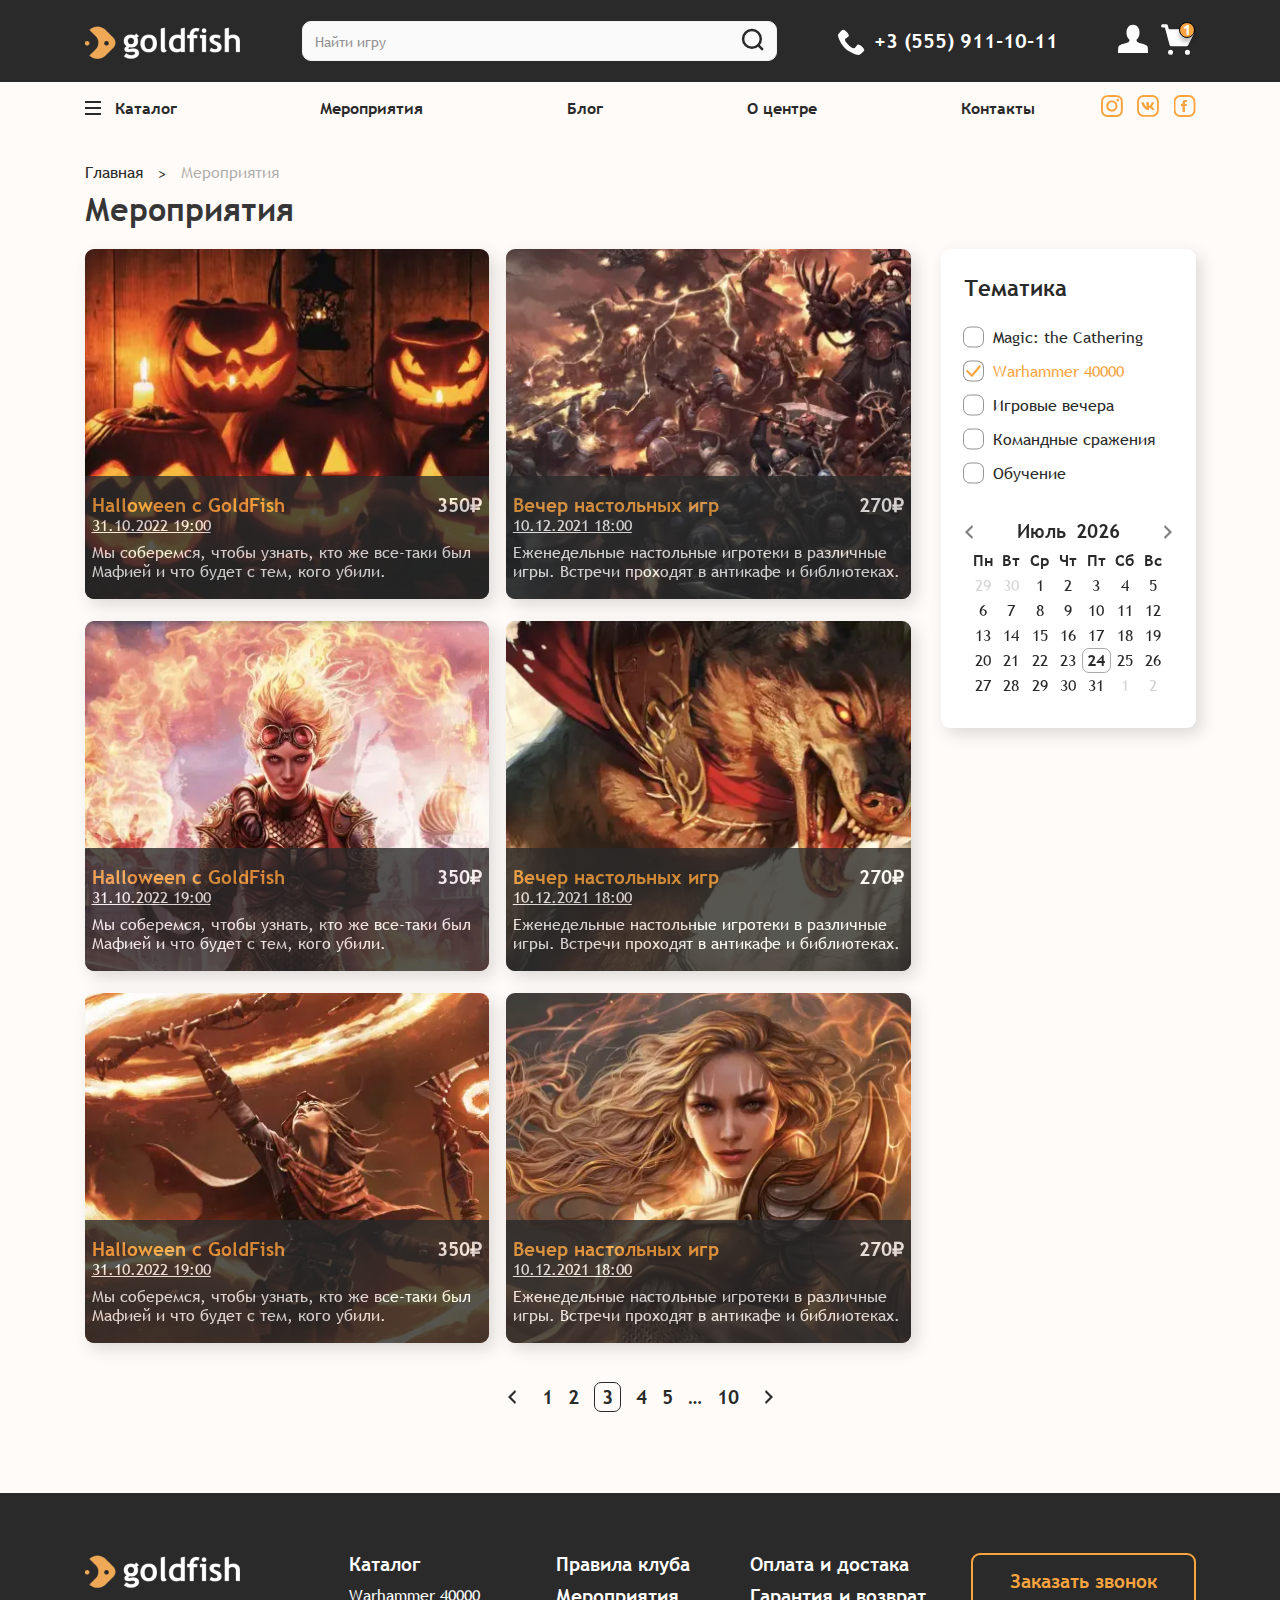
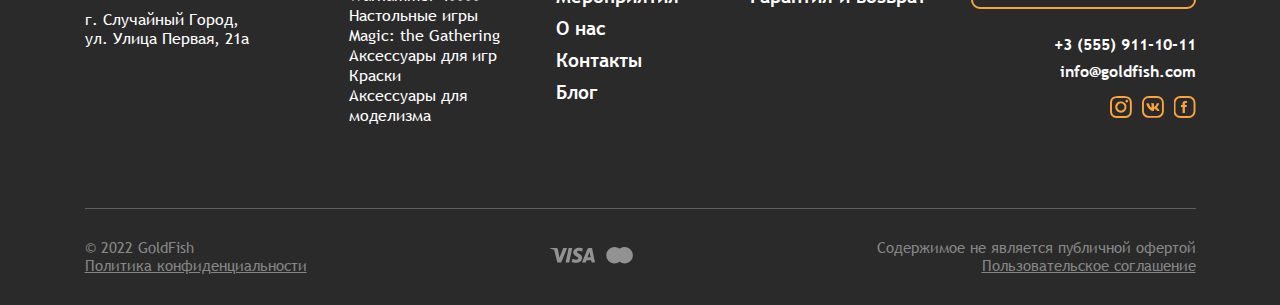
<file: events-page.html>
<!DOCTYPE html><html lang="ru" class="page"><head><meta charset="UTF-8"><meta name="viewport" content="width=device-width,initial-scale=1"><link rel="shortcut icon" href="favicon.ico" type="image/x-icon"><meta http-equiv="X-UA-Compatible" content="ie=edge"><meta name="theme-color" content="#111111"><title>GoldFish</title><link rel="preload" href="fonts/TrebuchetMS-Regular.woff2" as="font" type="font/woff2" crossorigin><link rel="preload" href="fonts/TrebuchetMS-Bold.woff2" as="font" type="font/woff2" crossorigin><link rel="preload" href="fonts/OpenSans-Bold.woff2" as="font" type="font/woff2" crossorigin><link rel="preload" href="fonts/OpenSans-Regular.woff2" as="font" type="font/woff2" crossorigin><link rel="preload" href="fonts/OpenSans-SemiBold.woff2" as="font" type="font/woff2" crossorigin><link rel="stylesheet" href="css/vendor.css"><link rel="stylesheet" href="css/main.css"><script defer="defer" src="js/main.js"></script></head><body class="page__body"><div class="site-container"><header class="header"><div class="overlay"></div><div class="header__top"><div class="container header__container"><div class="mobile-menu"><div class="header_bar"><div class="mobile-toggle"><svg xmlns="http://www.w3.org/2000/svg" xmlns:xlink="http://www.w3.org/1999/xlink" viewBox="0 0 48 48" focusable="false"><g><rect x="15" y="16" width="16" height="2"></rect><rect x="15" y="23" width="16" height="2"></rect><rect x="15" y="30" width="16" height="2"></rect></g></svg></div></div><nav class="primary-nav"><ul><li><a href="catalog-page.html">Настольные игры</a><span class="item-toggle-button">Toggle</span><div class="secondary-nav"><ul><li><a href="catalog-page.html">Warcry (49)</a></li><li><a href="catalog-page.html">Nercomunda (21)</a></li><li><a href="catalog-page.html">Lord of the Rings (16)</a></li><li><a href="catalog-page.html">Blood Bowl (28)</a></li><li><a href="catalog-page.html">Titanicus (4)</a></li><li><a href="catalog-page.html">Warcry (49)</a></li><li><a href="catalog-page.html">Warhammer: Underworlds (22)</a></li><li><a href="catalog-page.html">Killtem (4)</a></li></ul></div></li><li><a href="catalog-page.html">Warhammer 40000</a> <span class="item-toggle-button">Toggle</span><div class="secondary-nav"><ul><li><a href="catalog-page.html">Warcry (49)</a></li><li><a href="catalog-page.html">Nercomunda (21)</a></li><li><a href="catalog-page.html">Lord of the Rings (16)</a></li><li><a href="catalog-page.html">Blood Bowl (28)</a></li><li><a href="catalog-page.html">Titanicus (4)</a></li><li><a href="catalog-page.html">Warcry (49)</a></li><li><a href="catalog-page.html">Warhammer: Underworlds (22)</a></li><li><a href="catalog-page.html">Killtem (4)</a></li></ul></div></li><li><a href="catalog-page.html">Magic: the Gathering</a> <span class="item-toggle-button">Toggle</span><div class="secondary-nav"><ul><li><a href="catalog-page.html">Warcry (49)</a></li><li><a href="catalog-page.html">Nercomunda (21)</a></li><li><a href="catalog-page.html">Lord of the Rings (16)</a></li><li><a href="catalog-page.html">Blood Bowl (28)</a></li><li><a href="catalog-page.html">Titanicus (4)</a></li><li><a href="catalog-page.html">Warcry (49)</a></li><li><a href="catalog-page.html">Warhammer: Underworlds (22)</a></li><li><a href="catalog-page.html">Killtem (4)</a></li></ul></div></li><li><a href="catalog-page.html">Аксессуары для игр</a> <span class="item-toggle-button">Toggle</span><div class="secondary-nav"><ul><li><a href="catalog-page.html">Warcry (49)</a></li><li><a href="catalog-page.html">Nercomunda (21)</a></li><li><a href="catalog-page.html">Lord of the Rings (16)</a></li><li><a href="catalog-page.html">Blood Bowl (28)</a></li><li><a href="catalog-page.html">Titanicus (4)</a></li><li><a href="catalog-page.html">Warcry (49)</a></li><li><a href="catalog-page.html">Warhammer: Underworlds (22)</a></li><li><a href="catalog-page.html">Killtem (4)</a></li></ul></div></li><li><a href="catalog-page.html">Краски</a> <span class="item-toggle-button">Toggle</span><div class="secondary-nav"><ul><li><a href="catalog-page.html">Warcry (49)</a></li><li><a href="catalog-page.html">Nercomunda (21)</a></li><li><a href="catalog-page.html">Lord of the Rings (16)</a></li><li><a href="catalog-page.html">Blood Bowl (28)</a></li><li><a href="catalog-page.html">Titanicus (4)</a></li><li><a href="catalog-page.html">Warcry (49)</a></li><li><a href="catalog-page.html">Warhammer: Underworlds (22)</a></li><li><a href="catalog-page.html">Killtem (4)</a></li></ul></div></li><li><a href="catalog-page.html">Товары для детей</a> <span class="item-toggle-button">Toggle</span><div class="secondary-nav"><ul><li><a href="catalog-page.html">Warcry (49)</a></li><li><a href="catalog-page.html">Nercomunda (21)</a></li><li><a href="catalog-page.html">Lord of the Rings (16)</a></li><li><a href="catalog-page.html">Blood Bowl (28)</a></li><li><a href="catalog-page.html">Titanicus (4)</a></li><li><a href="catalog-page.html">Warcry (49)</a></li><li><a href="catalog-page.html">Warhammer: Underworlds (22)</a></li><li><a href="catalog-page.html">Killtem (4)</a></li></ul></div></li><li><a href="catalog-page.html">Аксессуары для моделизма</a> <span class="item-toggle-button">Toggle</span><div class="secondary-nav"><ul><li><a href="catalog-page.html">Warcry (49)</a></li><li><a href="catalog-page.html">Nercomunda (21)</a></li><li><a href="catalog-page.html">Lord of the Rings (16)</a></li><li><a href="catalog-page.html">Blood Bowl (28)</a></li><li><a href="catalog-page.html">Titanicus (4)</a></li><li><a href="catalog-page.html">Warcry (49)</a></li><li><a href="catalog-page.html">Warhammer: Underworlds (22)</a></li><li><a href="catalog-page.html">Killtem (4)</a></li></ul></div></li><li><div class="divider"></div></li><li><a href="events-page.html">Мероприятия</a></li><li><a href="blog-page.html">Блог</a></li><li><a href="about-page.html">О центре</a></li><li><a href="contacts-page.html">Контакты</a></li></ul></nav></div><div class="logo header__logo"><a class="logo__link" href="index.html"><img class="logo__img" src="img/logo.png" alt="Logo"></a></div><div class="search header__search"><input class="search__input" type="text" placeholder="Найти игру"></div><div class="phone header__phone"><a class="phone__link" href="tel:+35559111011"><svg class="phone__icon"><use xlink:href="img/sprite.svg#phone"></use></svg> <span class="phone__text">+3 (555) 911-10-11</span></a></div><div class="header__profile profile"><a class="profile__user-link" href="#" data-graph-path="login-regestration"><svg class="profile__user-icon"><use xlink:href="img/sprite.svg#profile"></use></svg> </a><a class="profile__cart-link" href="cart-page.html" data-graph-path="login-pass"><svg class="profile__cart-icon"><use xlink:href="img/sprite.svg#cart"></use></svg> <span class="profile__cart-quantity">1</span></a></div></div></div><div class="header__menu"><div class="container"><nav class="header__nav nav"><div class="search nav__search"><input class="search__input" type="text" placeholder="Найти игру"></div><ul class="list-reset nav__list"><li class="nav__item nav__item--btn"><button class="btn-reset nav__btn-trigger btn-trigger nav__link"><span class="btn-trigger__line"></span> <span class="btn-trigger__text">Каталог</span></button><div class="dropdown"><div class="dropdown__btn-box"><span class="btn-box__text">Все категории</span></div><ul class="list-reset dropdown__list"><li class="dropdown__item"><a class="dropdown__link" href="catalog-page.html">Настольные игры </a><svg class="dropdown__link-icon"><use xlink:href="img/sprite.svg#arrow-right"></use></svg><div class="submenu-dropdown"><div class="submenu-dropdown__title">Настольные игры</div><ul class="list-reset submenu-dropdown__list"><li class="submenu-dropdown__item"><a class="submenu-dropdown__link" href="catalog-page.html">Warcry (49)</a></li><li class="submenu-dropdown__item"><a class="submenu-dropdown__link" href="catalog-page.html">Nercomunda (21)</a></li><li class="submenu-dropdown__item"><a class="submenu-dropdown__link" href="catalog-page.html">Lord of the Rings (16)</a></li><li class="submenu-dropdown__item"><a class="submenu-dropdown__link" href="catalog-page.html">Blood Bowl (28)</a></li><li class="submenu-dropdown__item"><a class="submenu-dropdown__link" href="catalog-page.html">Titanicus (4)</a></li><li class="submenu-dropdown__item"><a class="submenu-dropdown__link" href="catalog-page.html">Warcry (49)</a></li><li class="submenu-dropdown__item"><a class="submenu-dropdown__link" href="catalog-page.html">Warhammer: Underworlds (22)</a></li><li class="submenu-dropdown__item"><a class="submenu-dropdown__link" href="catalog-page.html">Killtem (4)</a></li></ul></div></li><li class="dropdown__item"><a class="dropdown__link" href="catalog-page.html">Warhammer 40000 </a><svg class="dropdown__link-icon"><use xlink:href="img/sprite.svg#arrow-right"></use></svg><div class="submenu-dropdown"><div class="submenu-dropdown__title">Warhammer 40000</div><ul class="list-reset submenu-dropdown__list"><li class="submenu-dropdown__item"><a class="submenu-dropdown__link" href="catalog-page.html">Альтернативные миниатюры (69)</a></li><li class="submenu-dropdown__item"><a class="submenu-dropdown__link" href="catalog-page.html">Warhammer 40k (400)</a></li><li class="submenu-dropdown__item"><a class="submenu-dropdown__link" href="catalog-page.html">Age of Sigmar (263)</a></li><li class="submenu-dropdown__item"><a class="submenu-dropdown__link" href="catalog-page.html">Warcry (49)</a></li><li class="submenu-dropdown__item"><a class="submenu-dropdown__link" href="catalog-page.html">Nercomunda (21)</a></li><li class="submenu-dropdown__item"><a class="submenu-dropdown__link" href="catalog-page.html">Lord of the Rings (16)</a></li><li class="submenu-dropdown__item"><a class="submenu-dropdown__link" href="catalog-page.html">Blood Bowl (28)</a></li><li class="submenu-dropdown__item"><a class="submenu-dropdown__link" href="catalog-page.html">Titanicus (4)</a></li><li class="submenu-dropdown__item"><a class="submenu-dropdown__link" href="catalog-page.html">Warcry (49)</a></li><li class="submenu-dropdown__item"><a class="submenu-dropdown__link" href="catalog-page.html">Warhammer: Underworlds (22)</a></li><li class="submenu-dropdown__item"><a class="submenu-dropdown__link" href="catalog-page.html">Killtem (4)</a></li></ul></div></li><li class="dropdown__item"><a class="dropdown__link" href="catalog-page.html">Magic: the Gathering </a><svg class="dropdown__link-icon"><use xlink:href="img/sprite.svg#arrow-right"></use></svg><div class="submenu-dropdown"><div class="submenu-dropdown__title">Magic: the Gathering</div><ul class="list-reset submenu-dropdown__list"><li class="submenu-dropdown__item"><a class="submenu-dropdown__link" href="catalog-page.html">Альтернативные миниатюры (69)</a></li><li class="submenu-dropdown__item"><a class="submenu-dropdown__link" href="catalog-page.html">Warhammer 40k (400)</a></li><li class="submenu-dropdown__item"><a class="submenu-dropdown__link" href="catalog-page.html">Age of Sigmar (263)</a></li><li class="submenu-dropdown__item"><a class="submenu-dropdown__link" href="catalog-page.html">Nercomunda (21)</a></li><li class="submenu-dropdown__item"><a class="submenu-dropdown__link" href="catalog-page.html">Lord of the Rings (16)</a></li><li class="submenu-dropdown__item"><a class="submenu-dropdown__link" href="catalog-page.html">Blood Bowl (28)</a></li><li class="submenu-dropdown__item"><a class="submenu-dropdown__link" href="catalog-page.html">Titanicus (4)</a></li><li class="submenu-dropdown__item"><a class="submenu-dropdown__link" href="catalog-page.html">Warcry (49)</a></li><li class="submenu-dropdown__item"><a class="submenu-dropdown__link" href="catalog-page.html">Warhammer: Underworlds (22)</a></li><li class="submenu-dropdown__item"><a class="submenu-dropdown__link" href="catalog-page.html">Killtem (4)</a></li><li class="submenu-dropdown__item"><a class="submenu-dropdown__link" href="catalog-page.html">Warcry (49)</a></li><li class="submenu-dropdown__item"><a class="submenu-dropdown__link" href="catalog-page.html">Warhammer: Underworlds (22)</a></li><li class="submenu-dropdown__item"><a class="submenu-dropdown__link" href="catalog-page.html">Killtem (4)</a></li></ul></div></li><li class="dropdown__item"><a class="dropdown__link" href="catalog-page.html">Аксессуары для игр </a><svg class="dropdown__link-icon"><use xlink:href="img/sprite.svg#arrow-right"></use></svg><div class="submenu-dropdown"><div class="submenu-dropdown__title">Аксессуары для игр</div><ul class="list-reset submenu-dropdown__list"><li class="submenu-dropdown__item"><a class="submenu-dropdown__link" href="catalog-page.html">Age of Sigmar (263)</a></li><li class="submenu-dropdown__item"><a class="submenu-dropdown__link" href="catalog-page.html">Nercomunda (21)</a></li><li class="submenu-dropdown__item"><a class="submenu-dropdown__link" href="catalog-page.html">Lord of the Rings (16)</a></li><li class="submenu-dropdown__item"><a class="submenu-dropdown__link" href="catalog-page.html">Blood Bowl (28)</a></li><li class="submenu-dropdown__item"><a class="submenu-dropdown__link" href="catalog-page.html">Titanicus (4)</a></li><li class="submenu-dropdown__item"><a class="submenu-dropdown__link" href="catalog-page.html">Warcry (49)</a></li><li class="submenu-dropdown__item"><a class="submenu-dropdown__link" href="catalog-page.html">Warhammer: Underworlds (22)</a></li><li class="submenu-dropdown__item"><a class="submenu-dropdown__link" href="catalog-page.html">Killtem (4)</a></li></ul></div></li><li class="dropdown__item"><a class="dropdown__link" href="catalog-page.html">Краски </a><svg class="dropdown__link-icon"><use xlink:href="img/sprite.svg#arrow-right"></use></svg><div class="submenu-dropdown"><div class="submenu-dropdown__title">Краски</div><ul class="list-reset submenu-dropdown__list"><li class="submenu-dropdown__item"><a class="submenu-dropdown__link" href="catalog-page.html">Age of Sigmar (263)</a></li><li class="submenu-dropdown__item"><a class="submenu-dropdown__link" href="catalog-page.html">Nercomunda (21)</a></li><li class="submenu-dropdown__item"><a class="submenu-dropdown__link" href="catalog-page.html">Lord of the Rings (16)</a></li><li class="submenu-dropdown__item"><a class="submenu-dropdown__link" href="catalog-page.html">Blood Bowl (28)</a></li><li class="submenu-dropdown__item"><a class="submenu-dropdown__link" href="catalog-page.html">Titanicus (4)</a></li><li class="submenu-dropdown__item"><a class="submenu-dropdown__link" href="catalog-page.html">Warcry (49)</a></li><li class="submenu-dropdown__item"><a class="submenu-dropdown__link" href="catalog-page.html">Warhammer: Underworlds (22)</a></li><li class="submenu-dropdown__item"><a class="submenu-dropdown__link" href="catalog-page.html">Killtem (4)</a></li></ul></div></li><li class="dropdown__item"><a class="dropdown__link" href="catalog-page.html">Товары для детей </a><svg class="dropdown__link-icon"><use xlink:href="img/sprite.svg#arrow-right"></use></svg><div class="submenu-dropdown"><div class="submenu-dropdown__title">Товары для детей</div><ul class="list-reset submenu-dropdown__list"><li class="submenu-dropdown__item"><a class="submenu-dropdown__link" href="catalog-page.html">Warhammer 40k (400)</a></li><li class="submenu-dropdown__item"><a class="submenu-dropdown__link" href="catalog-page.html">Age of Sigmar (263)</a></li><li class="submenu-dropdown__item"><a class="submenu-dropdown__link" href="catalog-page.html">Nercomunda (21)</a></li><li class="submenu-dropdown__item"><a class="submenu-dropdown__link" href="catalog-page.html">Lord of the Rings (16)</a></li><li class="submenu-dropdown__item"><a class="submenu-dropdown__link" href="catalog-page.html">Blood Bowl (28)</a></li><li class="submenu-dropdown__item"><a class="submenu-dropdown__link" href="catalog-page.html">Titanicus (4)</a></li><li class="submenu-dropdown__item"><a class="submenu-dropdown__link" href="catalog-page.html">Warcry (49)</a></li><li class="submenu-dropdown__item"><a class="submenu-dropdown__link" href="catalog-page.html">Warhammer: Underworlds (22)</a></li><li class="submenu-dropdown__item"><a class="submenu-dropdown__link" href="catalog-page.html">Killtem (4)</a></li><li class="submenu-dropdown__item"><a class="submenu-dropdown__link" href="catalog-page.html">Warcry (49)</a></li><li class="submenu-dropdown__item"><a class="submenu-dropdown__link" href="catalog-page.html">Warhammer: Underworlds (22)</a></li><li class="submenu-dropdown__item"><a class="submenu-dropdown__link" href="catalog-page.html">Killtem (4)</a></li></ul></div></li><li class="dropdown__item"><a class="dropdown__link" href="catalog-page.html">Аксессуары для моделизма </a><svg class="dropdown__link-icon"><use xlink:href="img/sprite.svg#arrow-right"></use></svg><div class="submenu-dropdown"><div class="submenu-dropdown__title">Аксессуары для моделизма</div><ul class="list-reset submenu-dropdown__list"><li class="submenu-dropdown__item"><a class="submenu-dropdown__link" href="catalog-page.html">Age of Sigmar (263)</a></li><li class="submenu-dropdown__item"><a class="submenu-dropdown__link" href="catalog-page.html">Nercomunda (21)</a></li><li class="submenu-dropdown__item"><a class="submenu-dropdown__link" href="catalog-page.html">Lord of the Rings (16)</a></li><li class="submenu-dropdown__item"><a class="submenu-dropdown__link" href="catalog-page.html">Blood Bowl (28)</a></li><li class="submenu-dropdown__item"><a class="submenu-dropdown__link" href="catalog-page.html">Titanicus (4)</a></li><li class="submenu-dropdown__item"><a class="submenu-dropdown__link" href="catalog-page.html">Warcry (49)</a></li><li class="submenu-dropdown__item"><a class="submenu-dropdown__link" href="catalog-page.html">Warhammer: Underworlds (22)</a></li><li class="submenu-dropdown__item"><a class="submenu-dropdown__link" href="catalog-page.html">Killtem (4)</a></li><li class="submenu-dropdown__item"><a class="submenu-dropdown__link" href="catalog-page.html">Warcry (49)</a></li><li class="submenu-dropdown__item"><a class="submenu-dropdown__link" href="catalog-page.html">Warhammer: Underworlds (22)</a></li><li class="submenu-dropdown__item"><a class="submenu-dropdown__link" href="catalog-page.html">Killtem (4)</a></li></ul></div></li></ul></div></li><li class="nav__item"><a href="events-page.html" class="nav__link">Мероприятия</a></li><li class="nav__item"><a href="blog-page.html" class="nav__link">Блог</a></li><li class="nav__item"><a href="about-page.html" class="nav__link">О центре</a></li><li class="nav__item"><a href="contacts-page.html" class="nav__link">Контакты</a></li></ul><div class="header__social social"><ul class="list-reset social__list"><li class="social__item"><a href="#" class="social__link"><img class="social__icon social__icon--instagram" src="img/instagram.svg" alt="instagram"></a></li><li class="social__item"><a href="#" class="social__link"><img class="social__icon social__icon--vk" src="img/vk.svg" alt="vk"></a></li><li class="social__item"><a href="#" class="social__link"><img class="social__icon social__icon--facebook" src="img/facebook.svg" alt="facebook"></a></li></ul></div></nav></div></div><div class="graph-modal modal-window login-regestration"><div class="graph-modal__container" role="dialog" aria-modal="true" data-graph-target="login-regestration"><button class="btn-reset js-modal-close graph-modal__close" aria-label="Закрыть модальное окно"></button><div class="graph-modal__content"><form action="#" class="modal-window__form login-regestration-form"><h4 class="modal-window__title">Войдите или зарегистрируйтесь</h4><div class="modal-window__tabs modal-window-tabs"><div class="tabs" data-tabs="login-regestration-tabs"><ul class="tabs__nav"><li class="tabs__nav-item"><button class="btn-reset tabs__nav-btn" type="button">Вход</button></li><li class="tabs__nav-item"><button class="btn-reset tabs__nav-btn" type="button">Регистрация</button></li></ul><div class="tabs__content"><div class="tabs__panel"><div class="login-regestration-sms login-regestration-sms--visible"><label class="modal-window__label">Телефон: <input type="text" name="Телефон" class="input-reset modal-window__input input-tel" placeholder="+7 ___ _______"></label> <button type="button" class="btn-reset modal-window__link modal-window__switch-btn modal-window__switch-btn--pass">Войти с помощью пароля</button><div class="modal-window__social social-modal"><div class="social-modal__label">Войти через аккаунт социальной сети</div><div class="social-modal__items"><div class="social-modal__item"><svg class="social-modal__icon social-modal__icon--facebook"><use xlink:href="img/sprite.svg#facebook"></use></svg></div><div class="social-modal__item"><svg class="social-modal__icon social-modal__icon--vk"><use xlink:href="img/sprite.svg#vk"></use></svg></div></div></div><div class="tabs__footer"><button type="button" class="btn-reset btn btn-acc modal-window__btn login-sms-btn">Получить код в SMS</button></div></div><div class="login-regestration-pass"><label class="modal-window__label">Телефон: <input type="text" name="Телефон" class="input-reset modal-window__input input-tel" placeholder="+7 ___ _______"></label> <label class="modal-window__label">Пароль: <input type="password" name="Пароль" class="input-reset modal-window__input input-pass" placeholder="Пароль"> <a href="#" class="modal-window__forgot-pass">Забыли пароль?</a></label> <button type="button" class="btn-reset modal-window__link modal-window__switch-btn modal-window__switch-btn--sms">Войти с помощью SMS подтверждения</button><div class="modal-window__social social-modal"><div class="social-modal__label">Войти через аккаунт социальной сети</div><div class="social-modal__items"><div class="social-modal__item"><svg class="social-modal__icon social-modal__icon--facebook"><use xlink:href="img/sprite.svg#facebook"></use></svg></div><div class="social-modal__item"><svg class="social-modal__icon social-modal__icon--vk"><use xlink:href="img/sprite.svg#vk"></use></svg></div></div></div><div class="tabs__footer"><button type="button" class="btn-reset btn btn-acc modal-window__btn login-btn">Войти</button></div></div></div><div class="tabs__panel"><label class="modal-window__label">Имя: <input type="text" name="Имя" class="input-reset modal-window__input input-name" placeholder="Имя"></label> <label class="modal-window__label">Фамилия: <input type="text" name="Фамилия" class="input-reset modal-window__input input-surname" placeholder="Фамилия"></label> <label class="modal-window__label">E-mail или телефон: <input type="text" name="E-mail или телефон" class="input-reset modal-window__input input-email-or-tel" placeholder="E-mail или телефон"></label> <label class="modal-window__label">Пароль:<span>мининум 6 символов</span> <input type="password" name="Пароль" class="input-reset modal-window__input input-pass" placeholder="Пароль"></label><div class="tabs__footer footer-tabs"><div class="footer-tabs__item"><label class="footer-tabs__checkbox custom-checkbox"><input type="checkbox" class="custom-checkbox__field"> <span class="custom-checkbox__content"></span></label><div class="footer-tabs__text">Я согласен с <a href="#">политикой конфиденциальности</a> и с <a href="#">обработкой персональных данных</a></div></div><div class="footer-tabs__item"><label class="footer-tabs__checkbox custom-checkbox"><input type="checkbox" class="custom-checkbox__field"> <span class="custom-checkbox__content"></span></label><div class="footer-tabs__text">Я хочу получать новости и узнавать об акциях первым</div></div><button type="button" class="btn-reset btn btn-acc modal-window__btn login-sms-btn">Зарегистрироваться</button></div></div></div></div></div></form></div></div></div></header><main class="main"><section class="events-page"><div class="container events-page__container"><div class="breadcrumbs"><ul class="list-reset breadcrumbs__list"><li class="breadcrumbs__item"><a class="breadcrumbs__link" href="#">Главная</a></li><li class="breadcrumbs__item"><a class="breadcrumbs__link" href="#">Мероприятия</a></li></ul></div><div class="events-page__head"><h2 class="title events-page__title">Мероприятия</h2><button class="btn-reset page-menu__btn--open"></button></div><div class="events-page__content"><div class="events-page__right"><nav class="events-page__menu page-menu"><div class="page-menu__head"><h3 class="page-menu__title">Тематика</h3><button class="btn-reset page-menu__btn--close"></button></div><ul class="list-reset page-menu__list"><li class="page-menu__item"><label class="page-menu__checkbox custom-checkbox"><input type="checkbox" class="custom-checkbox__field"> <span class="custom-checkbox__content">Magic: the Cathering</span></label></li><li class="page-menu__menu-item"><label class="page-menu__checkbox custom-checkbox"><input type="checkbox" class="custom-checkbox__field" checked="checked"> <span class="custom-checkbox__content">Warhammer 40000</span></label></li><li class="page-menu__menu-item"><label class="page-menu__checkbox custom-checkbox"><input type="checkbox" class="custom-checkbox__field"> <span class="custom-checkbox__content">Игровые вечера</span></label></li><li class="page-menu__menu-item"><label class="page-menu__checkbox custom-checkbox"><input type="checkbox" class="custom-checkbox__field"> <span class="custom-checkbox__content">Командные сражения</span></label></li><li class="page-menu__menu-item"><label class="page-menu__checkbox custom-checkbox"><input type="checkbox" class="custom-checkbox__field"> <span class="custom-checkbox__content">Обучение</span></label></li></ul><div class="page-menu__calendar"><div class="calendar"></div></div><div class="page-menu__footer"><button class="btn-reset btn btn-acc page-menu__btn--submit">Применить</button></div></nav></div><div class="events-page__left"><div class="events-item"><a class="events-item__link" href="events-one-page.html"><picture><source srcset="img/events/e-1.webp" type="image/webp"><img loading="lazy" src="img/events/e-1.jpg" class="image" alt="event-1"></picture><div class="events-item__bottom"><div class="events-item__row"><div class="events-item__column"><h4 class="events-item__title">Halloween c GoldFish</h4><span class="events-item__date">31.10.2022 19:00</span></div><div class="events-item__column"><div class="events-item__price">350₽</div></div></div><p class="events-item__text">Мы соберемся, чтобы узнать, кто же все-таки был Мафией и что будет с тем, кого убили.</p></div></a></div><div class="events-item"><a class="events-item__link" href="events-one-page.html"><picture><source srcset="img/events/e-2.webp" type="image/webp"><img loading="lazy" src="img/events/e-2.jpg" class="image" alt="event-2"></picture><div class="events-item__bottom"><div class="events-item__row"><div class="events-item__column"><h4 class="events-item__title">Вечер настольных игр</h4><span class="events-item__date">10.12.2021 18:00</span></div><div class="events-item__column"><div class="events-item__price">270₽</div></div></div><p class="events-item__text">Еженедельные настольные игротеки в различные игры. Встречи проходят в антикафе и библиотеках.</p></div></a></div><div class="events-item"><a class="events-item__link" href="events-one-page.html"><picture><source srcset="img/events/e-3.webp" type="image/webp"><img loading="lazy" src="img/events/e-3.jpg" class="image" alt="event-3"></picture><div class="events-item__bottom"><div class="events-item__row"><div class="events-item__column"><h4 class="events-item__title">Halloween c GoldFish</h4><span class="events-item__date">31.10.2022 19:00</span></div><div class="events-item__column"><div class="events-item__price">350₽</div></div></div><p class="events-item__text">Мы соберемся, чтобы узнать, кто же все-таки был Мафией и что будет с тем, кого убили.</p></div></a></div><div class="events-item"><a class="events-item__link" href="events-one-page.html"><picture><source srcset="img/events/e-4.webp" type="image/webp"><img loading="lazy" src="img/events/e-4.jpg" class="image" alt="event-4"></picture><div class="events-item__bottom"><div class="events-item__row"><div class="events-item__column"><h4 class="events-item__title">Вечер настольных игр</h4><span class="events-item__date">10.12.2021 18:00</span></div><div class="events-item__column"><div class="events-item__price">270₽</div></div></div><p class="events-item__text">Еженедельные настольные игротеки в различные игры. Встречи проходят в антикафе и библиотеках.</p></div></a></div><div class="events-item"><a class="events-item__link" href="events-one-page.html"><picture><source srcset="img/events/e-5.webp" type="image/webp"><img loading="lazy" src="img/events/e-5.jpg" class="image" alt="event-5"></picture><div class="events-item__bottom"><div class="events-item__row"><div class="events-item__column"><h4 class="events-item__title">Halloween c GoldFish</h4><span class="events-item__date">31.10.2022 19:00</span></div><div class="events-item__column"><div class="events-item__price">350₽</div></div></div><p class="events-item__text">Мы соберемся, чтобы узнать, кто же все-таки был Мафией и что будет с тем, кого убили.</p></div></a></div><div class="events-item"><a class="events-item__link" href="events-one-page.html"><picture><source srcset="img/events/e-6.webp" type="image/webp"><img loading="lazy" src="img/events/e-6.jpg" class="image" alt="event-6"></picture><div class="events-item__bottom"><div class="events-item__row"><div class="events-item__column"><h4 class="events-item__title">Вечер настольных игр</h4><span class="events-item__date">10.12.2021 18:00</span></div><div class="events-item__column"><div class="events-item__price">270₽</div></div></div><p class="events-item__text">Еженедельные настольные игротеки в различные игры. Встречи проходят в антикафе и библиотеках.</p></div></a></div></div></div><div class="pagination"><button class="btn-reset pagination__btn pagination__btn--perv"></button><ul class="list-reset pagination__list"><li class="pagination__item"><a href="" class="pagination__link">1</a></li><li class="pagination__item"><a href="" class="pagination__link">2</a></li><li class="pagination__item"><a href="" class="pagination__link pagination__link--carrent">3</a></li><li class="pagination__item"><a href="" class="pagination__link">4</a></li><li class="pagination__item"><a href="" class="pagination__link">5</a></li><li class="pagination__item"><a href="" class="pagination__link pagination__link--dots">…</a></li><li class="pagination__item"><a href="" class="pagination__link">10</a></li></ul><button class="btn-reset pagination__btn pagination__btn--next"></button></div></div></section></main><footer class="footer"><div class="container footer__container"><div class="footer__top"><div class="footer__top-logo"><div class="logo footer__logo"><a class="logo__link" href="index.html"><img class="logo__img" src="img/logo.png" alt="Logo"></a></div><p class="footer__top-logo-text">г. Случайный Город,<br>ул. Улица Первая, 21а</p></div><nav class="footer__top-menu top-menu"><div class="top-menu__catalog"><a class="top-menu__catalog-link top-menu__catalog-link--title top-menu__link" href="catalog-page.html">Каталог</a><ul class="list-reset top-menu__catalog-list top-menu__list"><li class="top-menu__catalog-item"><a class="top-menu__catalog-link top-menu__link" href="catalog-page.html">Warhammer 40000</a></li><li class="top-menu__catalog-item"><a class="top-menu__catalog-link top-menu__link" href="catalog-page.html">Настольные игры</a></li><li class="top-menu__catalog-item"><a class="top-menu__catalog-link top-menu__link" href="catalog-page.html">Magic: the Gathering</a></li><li class="top-menu__catalog-item"><a class="top-menu__catalog-link top-menu__link" href="catalog-page.html">Аксессуары для игр</a></li><li class="top-menu__catalog-item"><a class="top-menu__catalog-link top-menu__link" href="catalog-page.html">Краски</a></li><li class="top-menu__catalog-item"><a class="top-menu__catalog-link top-menu__link" href="catalog-page.html">Аксессуары для моделизма</a></li></ul></div><div class="footer__menu-nav menu-nav"><ul class="list-reset menu_nav__list top-menu__list"><li class="menu-nav__item"><a class="menu-nav__link top-menu__link" href="#">Правила клуба</a></li><li class="menu-nav__item"><a class="menu-nav__link top-menu__link" href="events-page.html">Мероприятия</a></li><li class="menu-nav__item"><a class="menu-nav__link top-menu__link" href="about-page.html">О нас</a></li><li class="menu-nav__item"><a class="menu-nav__link top-menu__link" href="contacts-page.html">Контакты</a></li><li class="menu-nav__item"><a class="menu-nav__link top-menu__link" href="blog-page.html">Блог</a></li></ul></div><div class="footer__menu-info menu-info"><ul class="list-reset menu-info__list top-menu__list"><li class="menu-info__item"><a class="menu-info__link top-menu__link" href="#">Оплата и достака</a></li><li class="menu-info__item"><a class="menu-info__link top-menu__link" href="#">Гарантия и возврат</a></li></ul></div></nav><div class="footer__menu-contact menu-contact"><button class="btn-reset menu-contact__btn btn-tr btn-tr-acc">Заказать звонок</button><ul class="list-reset menu-contact__list"><li class="menu-contact__item"><a class="menu-contact__link top-menu__link" href="tel:+35559111011">+3 (555) 911-10-11</a></li><li class="menu-contact__item"><a class="menu-contact__link top-menu__link" href="mail:info@goldfish.com">info@goldfish.com</a></li></ul><div class="menu-contact__social social"><ul class="list-reset social__list"><li class="social__item"><a href="#" class="social__link"><img class="social__icon social__icon--instagram" src="img/instagram.svg" alt="instagram"></a></li><li class="social__item"><a href="#" class="social__link"><img class="social__icon social__icon--vk" src="img/vk.svg" alt="vk"></a></li><li class="social__item"><a href="#" class="social__link"><img class="social__icon social__icon--facebook" src="img/facebook.svg" alt="facebook"></a></li></ul></div></div></div><div class="footer__bottom"><div class="footer__bottom-copy bottom-copy"><p class="bottom-copy__text">© 2022 GoldFish</p><a class="bottom-copy__link" href="#">Политика конфиденциальности</a></div><div class="footer__bottom-cards bottom-cards"><ul class="list-reset bottom-cards__list"><li class="bottom-cards__item"><svg class="bottom-cards__item-icon bottom-cards__item-icon--visa"><use xlink:href="img/sprite.svg#visa"></use></svg></li><li class="bottom-cards__item"><svg class="bottom-cards__item-icon bottom-cards__item-icon--mc"><use xlink:href="img/sprite.svg#mc"></use></svg></li></ul></div><div class="footer__bottom-policy bottom-policy"><p class="bottom-policy__text">Содержимое не является публичной офертой</p><a class="bottom-policy__link" href="#">Пользовательское соглашение</a></div></div></div></footer></div></body></html>
</file>
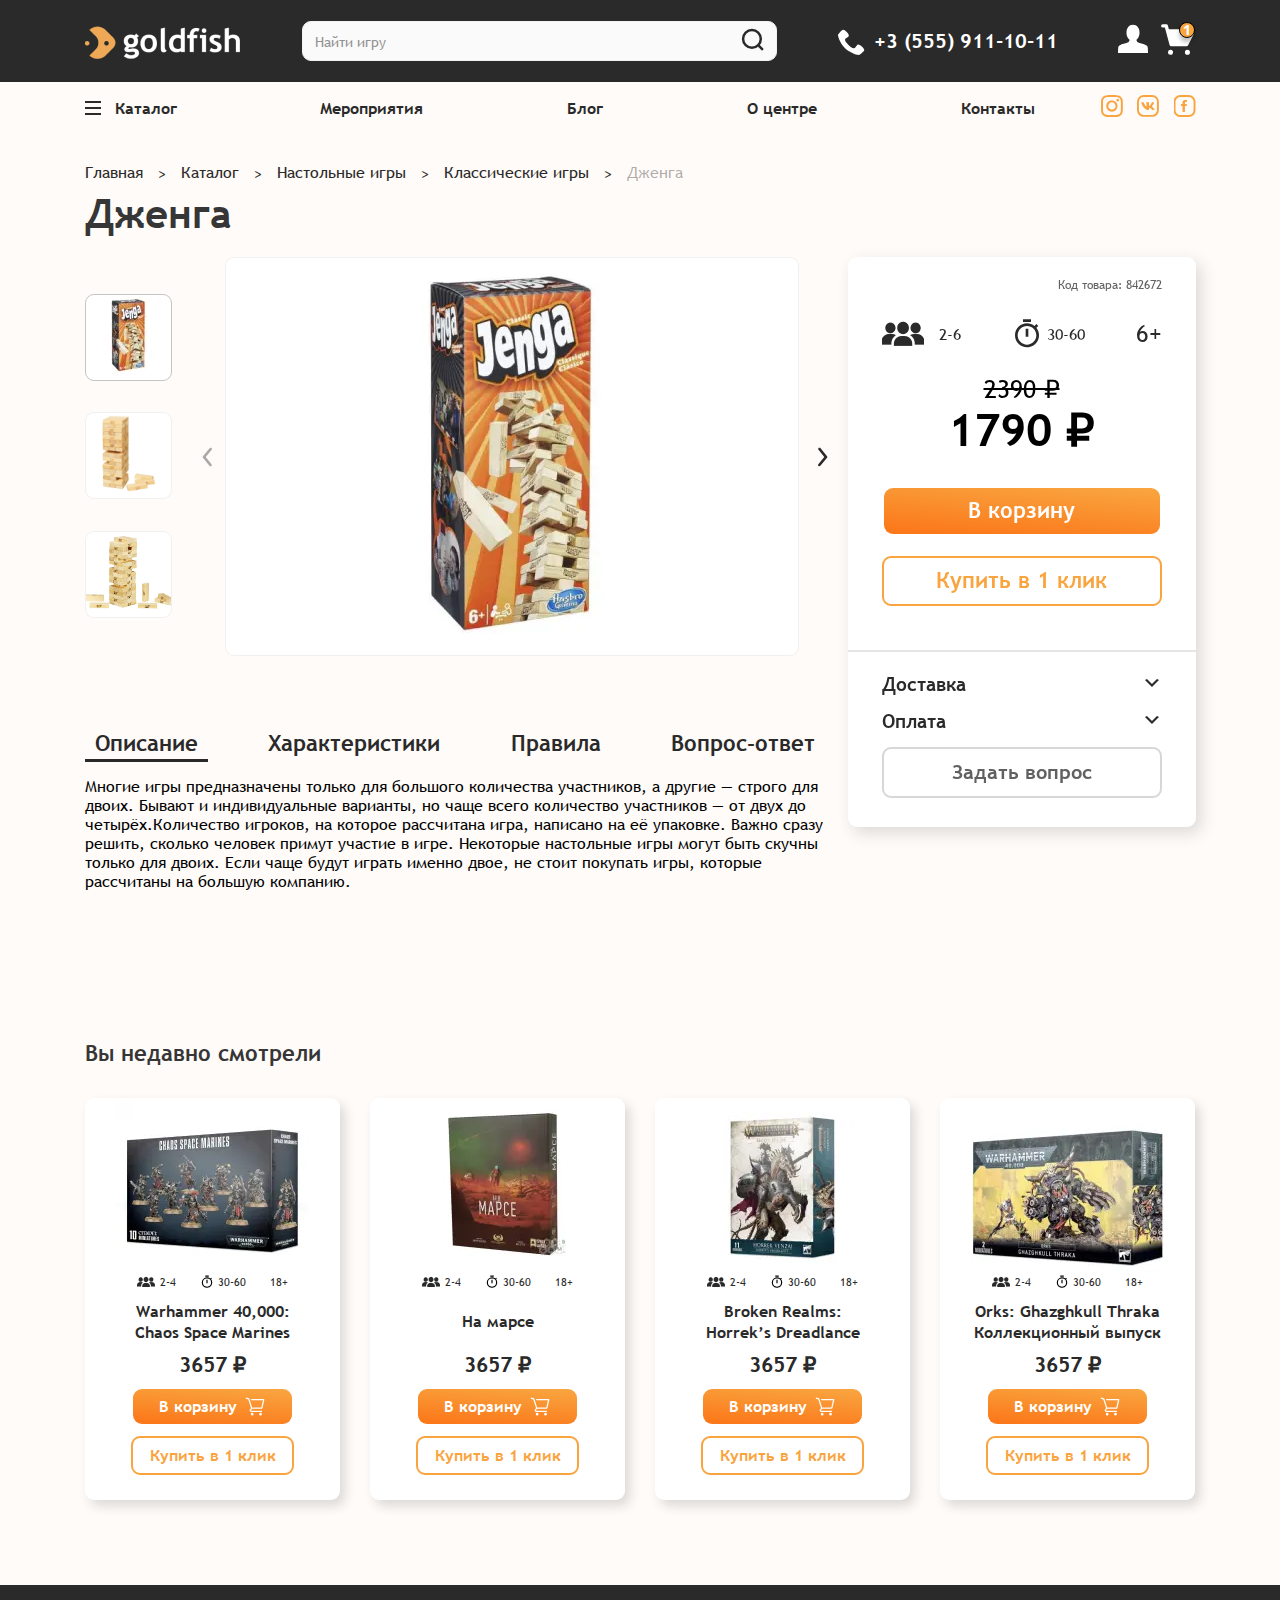
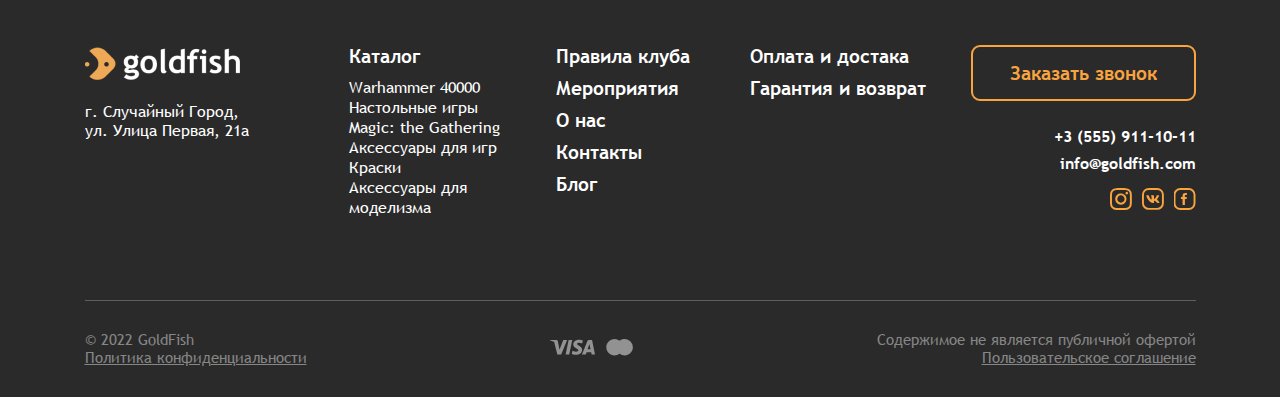
<file: product-page.html>
<!DOCTYPE html><html lang="ru" class="page"><head><meta charset="UTF-8"><meta name="viewport" content="width=device-width,initial-scale=1"><link rel="shortcut icon" href="favicon.ico" type="image/x-icon"><meta http-equiv="X-UA-Compatible" content="ie=edge"><meta name="theme-color" content="#111111"><title>GoldFish</title><link rel="preload" href="fonts/TrebuchetMS-Regular.woff2" as="font" type="font/woff2" crossorigin><link rel="preload" href="fonts/TrebuchetMS-Bold.woff2" as="font" type="font/woff2" crossorigin><link rel="preload" href="fonts/OpenSans-Bold.woff2" as="font" type="font/woff2" crossorigin><link rel="preload" href="fonts/OpenSans-Regular.woff2" as="font" type="font/woff2" crossorigin><link rel="preload" href="fonts/OpenSans-SemiBold.woff2" as="font" type="font/woff2" crossorigin><link rel="stylesheet" href="css/vendor.css"><link rel="stylesheet" href="css/main.css"><script defer="defer" src="js/main.js"></script></head><body class="page__body"><div class="site-container"><header class="header"><div class="overlay"></div><div class="header__top"><div class="container header__container"><div class="mobile-menu"><div class="header_bar"><div class="mobile-toggle"><svg xmlns="http://www.w3.org/2000/svg" xmlns:xlink="http://www.w3.org/1999/xlink" viewBox="0 0 48 48" focusable="false"><g><rect x="15" y="16" width="16" height="2"></rect><rect x="15" y="23" width="16" height="2"></rect><rect x="15" y="30" width="16" height="2"></rect></g></svg></div></div><nav class="primary-nav"><ul><li><a href="catalog-page.html">Настольные игры</a><span class="item-toggle-button">Toggle</span><div class="secondary-nav"><ul><li><a href="catalog-page.html">Warcry (49)</a></li><li><a href="catalog-page.html">Nercomunda (21)</a></li><li><a href="catalog-page.html">Lord of the Rings (16)</a></li><li><a href="catalog-page.html">Blood Bowl (28)</a></li><li><a href="catalog-page.html">Titanicus (4)</a></li><li><a href="catalog-page.html">Warcry (49)</a></li><li><a href="catalog-page.html">Warhammer: Underworlds (22)</a></li><li><a href="catalog-page.html">Killtem (4)</a></li></ul></div></li><li><a href="catalog-page.html">Warhammer 40000</a> <span class="item-toggle-button">Toggle</span><div class="secondary-nav"><ul><li><a href="catalog-page.html">Warcry (49)</a></li><li><a href="catalog-page.html">Nercomunda (21)</a></li><li><a href="catalog-page.html">Lord of the Rings (16)</a></li><li><a href="catalog-page.html">Blood Bowl (28)</a></li><li><a href="catalog-page.html">Titanicus (4)</a></li><li><a href="catalog-page.html">Warcry (49)</a></li><li><a href="catalog-page.html">Warhammer: Underworlds (22)</a></li><li><a href="catalog-page.html">Killtem (4)</a></li></ul></div></li><li><a href="catalog-page.html">Magic: the Gathering</a> <span class="item-toggle-button">Toggle</span><div class="secondary-nav"><ul><li><a href="catalog-page.html">Warcry (49)</a></li><li><a href="catalog-page.html">Nercomunda (21)</a></li><li><a href="catalog-page.html">Lord of the Rings (16)</a></li><li><a href="catalog-page.html">Blood Bowl (28)</a></li><li><a href="catalog-page.html">Titanicus (4)</a></li><li><a href="catalog-page.html">Warcry (49)</a></li><li><a href="catalog-page.html">Warhammer: Underworlds (22)</a></li><li><a href="catalog-page.html">Killtem (4)</a></li></ul></div></li><li><a href="catalog-page.html">Аксессуары для игр</a> <span class="item-toggle-button">Toggle</span><div class="secondary-nav"><ul><li><a href="catalog-page.html">Warcry (49)</a></li><li><a href="catalog-page.html">Nercomunda (21)</a></li><li><a href="catalog-page.html">Lord of the Rings (16)</a></li><li><a href="catalog-page.html">Blood Bowl (28)</a></li><li><a href="catalog-page.html">Titanicus (4)</a></li><li><a href="catalog-page.html">Warcry (49)</a></li><li><a href="catalog-page.html">Warhammer: Underworlds (22)</a></li><li><a href="catalog-page.html">Killtem (4)</a></li></ul></div></li><li><a href="catalog-page.html">Краски</a> <span class="item-toggle-button">Toggle</span><div class="secondary-nav"><ul><li><a href="catalog-page.html">Warcry (49)</a></li><li><a href="catalog-page.html">Nercomunda (21)</a></li><li><a href="catalog-page.html">Lord of the Rings (16)</a></li><li><a href="catalog-page.html">Blood Bowl (28)</a></li><li><a href="catalog-page.html">Titanicus (4)</a></li><li><a href="catalog-page.html">Warcry (49)</a></li><li><a href="catalog-page.html">Warhammer: Underworlds (22)</a></li><li><a href="catalog-page.html">Killtem (4)</a></li></ul></div></li><li><a href="catalog-page.html">Товары для детей</a> <span class="item-toggle-button">Toggle</span><div class="secondary-nav"><ul><li><a href="catalog-page.html">Warcry (49)</a></li><li><a href="catalog-page.html">Nercomunda (21)</a></li><li><a href="catalog-page.html">Lord of the Rings (16)</a></li><li><a href="catalog-page.html">Blood Bowl (28)</a></li><li><a href="catalog-page.html">Titanicus (4)</a></li><li><a href="catalog-page.html">Warcry (49)</a></li><li><a href="catalog-page.html">Warhammer: Underworlds (22)</a></li><li><a href="catalog-page.html">Killtem (4)</a></li></ul></div></li><li><a href="catalog-page.html">Аксессуары для моделизма</a> <span class="item-toggle-button">Toggle</span><div class="secondary-nav"><ul><li><a href="catalog-page.html">Warcry (49)</a></li><li><a href="catalog-page.html">Nercomunda (21)</a></li><li><a href="catalog-page.html">Lord of the Rings (16)</a></li><li><a href="catalog-page.html">Blood Bowl (28)</a></li><li><a href="catalog-page.html">Titanicus (4)</a></li><li><a href="catalog-page.html">Warcry (49)</a></li><li><a href="catalog-page.html">Warhammer: Underworlds (22)</a></li><li><a href="catalog-page.html">Killtem (4)</a></li></ul></div></li><li><div class="divider"></div></li><li><a href="events-page.html">Мероприятия</a></li><li><a href="blog-page.html">Блог</a></li><li><a href="about-page.html">О центре</a></li><li><a href="contacts-page.html">Контакты</a></li></ul></nav></div><div class="logo header__logo"><a class="logo__link" href="index.html"><img class="logo__img" src="img/logo.png" alt="Logo"></a></div><div class="search header__search"><input class="search__input" type="text" placeholder="Найти игру"></div><div class="phone header__phone"><a class="phone__link" href="tel:+35559111011"><svg class="phone__icon"><use xlink:href="img/sprite.svg#phone"></use></svg> <span class="phone__text">+3 (555) 911-10-11</span></a></div><div class="header__profile profile"><a class="profile__user-link" href="#" data-graph-path="login-regestration"><svg class="profile__user-icon"><use xlink:href="img/sprite.svg#profile"></use></svg> </a><a class="profile__cart-link" href="cart-page.html" data-graph-path="login-pass"><svg class="profile__cart-icon"><use xlink:href="img/sprite.svg#cart"></use></svg> <span class="profile__cart-quantity">1</span></a></div></div></div><div class="header__menu"><div class="container"><nav class="header__nav nav"><div class="search nav__search"><input class="search__input" type="text" placeholder="Найти игру"></div><ul class="list-reset nav__list"><li class="nav__item nav__item--btn"><button class="btn-reset nav__btn-trigger btn-trigger nav__link"><span class="btn-trigger__line"></span> <span class="btn-trigger__text">Каталог</span></button><div class="dropdown"><div class="dropdown__btn-box"><span class="btn-box__text">Все категории</span></div><ul class="list-reset dropdown__list"><li class="dropdown__item"><a class="dropdown__link" href="catalog-page.html">Настольные игры </a><svg class="dropdown__link-icon"><use xlink:href="img/sprite.svg#arrow-right"></use></svg><div class="submenu-dropdown"><div class="submenu-dropdown__title">Настольные игры</div><ul class="list-reset submenu-dropdown__list"><li class="submenu-dropdown__item"><a class="submenu-dropdown__link" href="catalog-page.html">Warcry (49)</a></li><li class="submenu-dropdown__item"><a class="submenu-dropdown__link" href="catalog-page.html">Nercomunda (21)</a></li><li class="submenu-dropdown__item"><a class="submenu-dropdown__link" href="catalog-page.html">Lord of the Rings (16)</a></li><li class="submenu-dropdown__item"><a class="submenu-dropdown__link" href="catalog-page.html">Blood Bowl (28)</a></li><li class="submenu-dropdown__item"><a class="submenu-dropdown__link" href="catalog-page.html">Titanicus (4)</a></li><li class="submenu-dropdown__item"><a class="submenu-dropdown__link" href="catalog-page.html">Warcry (49)</a></li><li class="submenu-dropdown__item"><a class="submenu-dropdown__link" href="catalog-page.html">Warhammer: Underworlds (22)</a></li><li class="submenu-dropdown__item"><a class="submenu-dropdown__link" href="catalog-page.html">Killtem (4)</a></li></ul></div></li><li class="dropdown__item"><a class="dropdown__link" href="catalog-page.html">Warhammer 40000 </a><svg class="dropdown__link-icon"><use xlink:href="img/sprite.svg#arrow-right"></use></svg><div class="submenu-dropdown"><div class="submenu-dropdown__title">Warhammer 40000</div><ul class="list-reset submenu-dropdown__list"><li class="submenu-dropdown__item"><a class="submenu-dropdown__link" href="catalog-page.html">Альтернативные миниатюры (69)</a></li><li class="submenu-dropdown__item"><a class="submenu-dropdown__link" href="catalog-page.html">Warhammer 40k (400)</a></li><li class="submenu-dropdown__item"><a class="submenu-dropdown__link" href="catalog-page.html">Age of Sigmar (263)</a></li><li class="submenu-dropdown__item"><a class="submenu-dropdown__link" href="catalog-page.html">Warcry (49)</a></li><li class="submenu-dropdown__item"><a class="submenu-dropdown__link" href="catalog-page.html">Nercomunda (21)</a></li><li class="submenu-dropdown__item"><a class="submenu-dropdown__link" href="catalog-page.html">Lord of the Rings (16)</a></li><li class="submenu-dropdown__item"><a class="submenu-dropdown__link" href="catalog-page.html">Blood Bowl (28)</a></li><li class="submenu-dropdown__item"><a class="submenu-dropdown__link" href="catalog-page.html">Titanicus (4)</a></li><li class="submenu-dropdown__item"><a class="submenu-dropdown__link" href="catalog-page.html">Warcry (49)</a></li><li class="submenu-dropdown__item"><a class="submenu-dropdown__link" href="catalog-page.html">Warhammer: Underworlds (22)</a></li><li class="submenu-dropdown__item"><a class="submenu-dropdown__link" href="catalog-page.html">Killtem (4)</a></li></ul></div></li><li class="dropdown__item"><a class="dropdown__link" href="catalog-page.html">Magic: the Gathering </a><svg class="dropdown__link-icon"><use xlink:href="img/sprite.svg#arrow-right"></use></svg><div class="submenu-dropdown"><div class="submenu-dropdown__title">Magic: the Gathering</div><ul class="list-reset submenu-dropdown__list"><li class="submenu-dropdown__item"><a class="submenu-dropdown__link" href="catalog-page.html">Альтернативные миниатюры (69)</a></li><li class="submenu-dropdown__item"><a class="submenu-dropdown__link" href="catalog-page.html">Warhammer 40k (400)</a></li><li class="submenu-dropdown__item"><a class="submenu-dropdown__link" href="catalog-page.html">Age of Sigmar (263)</a></li><li class="submenu-dropdown__item"><a class="submenu-dropdown__link" href="catalog-page.html">Nercomunda (21)</a></li><li class="submenu-dropdown__item"><a class="submenu-dropdown__link" href="catalog-page.html">Lord of the Rings (16)</a></li><li class="submenu-dropdown__item"><a class="submenu-dropdown__link" href="catalog-page.html">Blood Bowl (28)</a></li><li class="submenu-dropdown__item"><a class="submenu-dropdown__link" href="catalog-page.html">Titanicus (4)</a></li><li class="submenu-dropdown__item"><a class="submenu-dropdown__link" href="catalog-page.html">Warcry (49)</a></li><li class="submenu-dropdown__item"><a class="submenu-dropdown__link" href="catalog-page.html">Warhammer: Underworlds (22)</a></li><li class="submenu-dropdown__item"><a class="submenu-dropdown__link" href="catalog-page.html">Killtem (4)</a></li><li class="submenu-dropdown__item"><a class="submenu-dropdown__link" href="catalog-page.html">Warcry (49)</a></li><li class="submenu-dropdown__item"><a class="submenu-dropdown__link" href="catalog-page.html">Warhammer: Underworlds (22)</a></li><li class="submenu-dropdown__item"><a class="submenu-dropdown__link" href="catalog-page.html">Killtem (4)</a></li></ul></div></li><li class="dropdown__item"><a class="dropdown__link" href="catalog-page.html">Аксессуары для игр </a><svg class="dropdown__link-icon"><use xlink:href="img/sprite.svg#arrow-right"></use></svg><div class="submenu-dropdown"><div class="submenu-dropdown__title">Аксессуары для игр</div><ul class="list-reset submenu-dropdown__list"><li class="submenu-dropdown__item"><a class="submenu-dropdown__link" href="catalog-page.html">Age of Sigmar (263)</a></li><li class="submenu-dropdown__item"><a class="submenu-dropdown__link" href="catalog-page.html">Nercomunda (21)</a></li><li class="submenu-dropdown__item"><a class="submenu-dropdown__link" href="catalog-page.html">Lord of the Rings (16)</a></li><li class="submenu-dropdown__item"><a class="submenu-dropdown__link" href="catalog-page.html">Blood Bowl (28)</a></li><li class="submenu-dropdown__item"><a class="submenu-dropdown__link" href="catalog-page.html">Titanicus (4)</a></li><li class="submenu-dropdown__item"><a class="submenu-dropdown__link" href="catalog-page.html">Warcry (49)</a></li><li class="submenu-dropdown__item"><a class="submenu-dropdown__link" href="catalog-page.html">Warhammer: Underworlds (22)</a></li><li class="submenu-dropdown__item"><a class="submenu-dropdown__link" href="catalog-page.html">Killtem (4)</a></li></ul></div></li><li class="dropdown__item"><a class="dropdown__link" href="catalog-page.html">Краски </a><svg class="dropdown__link-icon"><use xlink:href="img/sprite.svg#arrow-right"></use></svg><div class="submenu-dropdown"><div class="submenu-dropdown__title">Краски</div><ul class="list-reset submenu-dropdown__list"><li class="submenu-dropdown__item"><a class="submenu-dropdown__link" href="catalog-page.html">Age of Sigmar (263)</a></li><li class="submenu-dropdown__item"><a class="submenu-dropdown__link" href="catalog-page.html">Nercomunda (21)</a></li><li class="submenu-dropdown__item"><a class="submenu-dropdown__link" href="catalog-page.html">Lord of the Rings (16)</a></li><li class="submenu-dropdown__item"><a class="submenu-dropdown__link" href="catalog-page.html">Blood Bowl (28)</a></li><li class="submenu-dropdown__item"><a class="submenu-dropdown__link" href="catalog-page.html">Titanicus (4)</a></li><li class="submenu-dropdown__item"><a class="submenu-dropdown__link" href="catalog-page.html">Warcry (49)</a></li><li class="submenu-dropdown__item"><a class="submenu-dropdown__link" href="catalog-page.html">Warhammer: Underworlds (22)</a></li><li class="submenu-dropdown__item"><a class="submenu-dropdown__link" href="catalog-page.html">Killtem (4)</a></li></ul></div></li><li class="dropdown__item"><a class="dropdown__link" href="catalog-page.html">Товары для детей </a><svg class="dropdown__link-icon"><use xlink:href="img/sprite.svg#arrow-right"></use></svg><div class="submenu-dropdown"><div class="submenu-dropdown__title">Товары для детей</div><ul class="list-reset submenu-dropdown__list"><li class="submenu-dropdown__item"><a class="submenu-dropdown__link" href="catalog-page.html">Warhammer 40k (400)</a></li><li class="submenu-dropdown__item"><a class="submenu-dropdown__link" href="catalog-page.html">Age of Sigmar (263)</a></li><li class="submenu-dropdown__item"><a class="submenu-dropdown__link" href="catalog-page.html">Nercomunda (21)</a></li><li class="submenu-dropdown__item"><a class="submenu-dropdown__link" href="catalog-page.html">Lord of the Rings (16)</a></li><li class="submenu-dropdown__item"><a class="submenu-dropdown__link" href="catalog-page.html">Blood Bowl (28)</a></li><li class="submenu-dropdown__item"><a class="submenu-dropdown__link" href="catalog-page.html">Titanicus (4)</a></li><li class="submenu-dropdown__item"><a class="submenu-dropdown__link" href="catalog-page.html">Warcry (49)</a></li><li class="submenu-dropdown__item"><a class="submenu-dropdown__link" href="catalog-page.html">Warhammer: Underworlds (22)</a></li><li class="submenu-dropdown__item"><a class="submenu-dropdown__link" href="catalog-page.html">Killtem (4)</a></li><li class="submenu-dropdown__item"><a class="submenu-dropdown__link" href="catalog-page.html">Warcry (49)</a></li><li class="submenu-dropdown__item"><a class="submenu-dropdown__link" href="catalog-page.html">Warhammer: Underworlds (22)</a></li><li class="submenu-dropdown__item"><a class="submenu-dropdown__link" href="catalog-page.html">Killtem (4)</a></li></ul></div></li><li class="dropdown__item"><a class="dropdown__link" href="catalog-page.html">Аксессуары для моделизма </a><svg class="dropdown__link-icon"><use xlink:href="img/sprite.svg#arrow-right"></use></svg><div class="submenu-dropdown"><div class="submenu-dropdown__title">Аксессуары для моделизма</div><ul class="list-reset submenu-dropdown__list"><li class="submenu-dropdown__item"><a class="submenu-dropdown__link" href="catalog-page.html">Age of Sigmar (263)</a></li><li class="submenu-dropdown__item"><a class="submenu-dropdown__link" href="catalog-page.html">Nercomunda (21)</a></li><li class="submenu-dropdown__item"><a class="submenu-dropdown__link" href="catalog-page.html">Lord of the Rings (16)</a></li><li class="submenu-dropdown__item"><a class="submenu-dropdown__link" href="catalog-page.html">Blood Bowl (28)</a></li><li class="submenu-dropdown__item"><a class="submenu-dropdown__link" href="catalog-page.html">Titanicus (4)</a></li><li class="submenu-dropdown__item"><a class="submenu-dropdown__link" href="catalog-page.html">Warcry (49)</a></li><li class="submenu-dropdown__item"><a class="submenu-dropdown__link" href="catalog-page.html">Warhammer: Underworlds (22)</a></li><li class="submenu-dropdown__item"><a class="submenu-dropdown__link" href="catalog-page.html">Killtem (4)</a></li><li class="submenu-dropdown__item"><a class="submenu-dropdown__link" href="catalog-page.html">Warcry (49)</a></li><li class="submenu-dropdown__item"><a class="submenu-dropdown__link" href="catalog-page.html">Warhammer: Underworlds (22)</a></li><li class="submenu-dropdown__item"><a class="submenu-dropdown__link" href="catalog-page.html">Killtem (4)</a></li></ul></div></li></ul></div></li><li class="nav__item"><a href="events-page.html" class="nav__link">Мероприятия</a></li><li class="nav__item"><a href="blog-page.html" class="nav__link">Блог</a></li><li class="nav__item"><a href="about-page.html" class="nav__link">О центре</a></li><li class="nav__item"><a href="contacts-page.html" class="nav__link">Контакты</a></li></ul><div class="header__social social"><ul class="list-reset social__list"><li class="social__item"><a href="#" class="social__link"><img class="social__icon social__icon--instagram" src="img/instagram.svg" alt="instagram"></a></li><li class="social__item"><a href="#" class="social__link"><img class="social__icon social__icon--vk" src="img/vk.svg" alt="vk"></a></li><li class="social__item"><a href="#" class="social__link"><img class="social__icon social__icon--facebook" src="img/facebook.svg" alt="facebook"></a></li></ul></div></nav></div></div><div class="graph-modal modal-window login-regestration"><div class="graph-modal__container" role="dialog" aria-modal="true" data-graph-target="login-regestration"><button class="btn-reset js-modal-close graph-modal__close" aria-label="Закрыть модальное окно"></button><div class="graph-modal__content"><form action="#" class="modal-window__form login-regestration-form"><h4 class="modal-window__title">Войдите или зарегистрируйтесь</h4><div class="modal-window__tabs modal-window-tabs"><div class="tabs" data-tabs="login-regestration-tabs"><ul class="tabs__nav"><li class="tabs__nav-item"><button class="btn-reset tabs__nav-btn" type="button">Вход</button></li><li class="tabs__nav-item"><button class="btn-reset tabs__nav-btn" type="button">Регистрация</button></li></ul><div class="tabs__content"><div class="tabs__panel"><div class="login-regestration-sms login-regestration-sms--visible"><label class="modal-window__label">Телефон: <input type="text" name="Телефон" class="input-reset modal-window__input input-tel" placeholder="+7 ___ _______"></label> <button type="button" class="btn-reset modal-window__link modal-window__switch-btn modal-window__switch-btn--pass">Войти с помощью пароля</button><div class="modal-window__social social-modal"><div class="social-modal__label">Войти через аккаунт социальной сети</div><div class="social-modal__items"><div class="social-modal__item"><svg class="social-modal__icon social-modal__icon--facebook"><use xlink:href="img/sprite.svg#facebook"></use></svg></div><div class="social-modal__item"><svg class="social-modal__icon social-modal__icon--vk"><use xlink:href="img/sprite.svg#vk"></use></svg></div></div></div><div class="tabs__footer"><button type="button" class="btn-reset btn btn-acc modal-window__btn login-sms-btn">Получить код в SMS</button></div></div><div class="login-regestration-pass"><label class="modal-window__label">Телефон: <input type="text" name="Телефон" class="input-reset modal-window__input input-tel" placeholder="+7 ___ _______"></label> <label class="modal-window__label">Пароль: <input type="password" name="Пароль" class="input-reset modal-window__input input-pass" placeholder="Пароль"> <a href="#" class="modal-window__forgot-pass">Забыли пароль?</a></label> <button type="button" class="btn-reset modal-window__link modal-window__switch-btn modal-window__switch-btn--sms">Войти с помощью SMS подтверждения</button><div class="modal-window__social social-modal"><div class="social-modal__label">Войти через аккаунт социальной сети</div><div class="social-modal__items"><div class="social-modal__item"><svg class="social-modal__icon social-modal__icon--facebook"><use xlink:href="img/sprite.svg#facebook"></use></svg></div><div class="social-modal__item"><svg class="social-modal__icon social-modal__icon--vk"><use xlink:href="img/sprite.svg#vk"></use></svg></div></div></div><div class="tabs__footer"><button type="button" class="btn-reset btn btn-acc modal-window__btn login-btn">Войти</button></div></div></div><div class="tabs__panel"><label class="modal-window__label">Имя: <input type="text" name="Имя" class="input-reset modal-window__input input-name" placeholder="Имя"></label> <label class="modal-window__label">Фамилия: <input type="text" name="Фамилия" class="input-reset modal-window__input input-surname" placeholder="Фамилия"></label> <label class="modal-window__label">E-mail или телефон: <input type="text" name="E-mail или телефон" class="input-reset modal-window__input input-email-or-tel" placeholder="E-mail или телефон"></label> <label class="modal-window__label">Пароль:<span>мининум 6 символов</span> <input type="password" name="Пароль" class="input-reset modal-window__input input-pass" placeholder="Пароль"></label><div class="tabs__footer footer-tabs"><div class="footer-tabs__item"><label class="footer-tabs__checkbox custom-checkbox"><input type="checkbox" class="custom-checkbox__field"> <span class="custom-checkbox__content"></span></label><div class="footer-tabs__text">Я согласен с <a href="#">политикой конфиденциальности</a> и с <a href="#">обработкой персональных данных</a></div></div><div class="footer-tabs__item"><label class="footer-tabs__checkbox custom-checkbox"><input type="checkbox" class="custom-checkbox__field"> <span class="custom-checkbox__content"></span></label><div class="footer-tabs__text">Я хочу получать новости и узнавать об акциях первым</div></div><button type="button" class="btn-reset btn btn-acc modal-window__btn login-sms-btn">Зарегистрироваться</button></div></div></div></div></div></form></div></div></div></header><main class="main"><section class="product-page"><div class="container product-page__container"><div class="breadcrumbs"><ul class="list-reset breadcrumbs__list"><li class="breadcrumbs__item"><a class="breadcrumbs__link" href="#">Главная</a></li><li class="breadcrumbs__item"><a class="breadcrumbs__link" href="#">Каталог</a></li><li class="breadcrumbs__item"><a class="breadcrumbs__link" href="#">Настольные игры</a></li><li class="breadcrumbs__item"><a class="breadcrumbs__link" href="#">Классические игры</a></li><li class="breadcrumbs__item"><a class="breadcrumbs__link" href="#">Дженга</a></li></ul></div><h2 class="title product-page__title">Дженга</h2><div class="product-page__inner"><div class="product-page__content product-content"><div class="product-content__sliders"><div class="product-content__sliders-column"><div class="product-content__previews-slider swiper"><div class="previews-slider swiper-wrapper"><div class="previews-slider__item swiper-slide"><div class="previews-slider__item-image"><picture><source srcset="img/products/jenga/j-1.webp" type="image/webp"><img loading="lazy" src="img/products/jenga/j-1.jpg" class="image" width="75" height="77" alt="jenga"></picture></div></div><div class="previews-slider__item swiper-slide"><div class="previews-slider__item-image"><picture><source srcset="img/products/jenga/j-2.webp" type="image/webp"><img loading="lazy" src="img/products/jenga/j-2.jpg" class="image" width="75" height="77" alt="jenga"></picture></div></div><div class="previews-slider__item swiper-slide"><div class="previews-slider__item-image"><picture><source srcset="img/products/jenga/j-3.webp" type="image/webp"><img loading="lazy" src="img/products/jenga/j-3.jpg" class="image" width="75" height="77" alt="jenga"></picture></div></div></div></div><button class="btn-reset previews-slider__btn previews-slider__btn--prev" aria-label="prev"></button> <button class="btn-reset previews-slider__btn previews-slider__btn--next" aria-label="next"></button></div><div class="product-content__sliders-column"><div class="product-content__big-slider swiper"><div class="big-slider swiper-wrapper"><div class="big-slider__item swiper-slide"><div class="big-slider__item-image"><picture><source srcset="img/products/jenga/jb-1.webp" type="image/webp"><img loading="lazy" src="img/products/jenga/jb-1.jpg" class="image" width="387" height="380" alt="jenga"></picture></div></div><div class="big-slider__item swiper-slide"><div class="big-slider__item-image"><picture><source srcset="img/products/jenga/j-2.webp" type="image/webp"><img loading="lazy" src="img/products/jenga/j-2.jpg" class="image" width="387" height="380" alt="jenga"></picture></div></div><div class="big-slider__item swiper-slide"><div class="big-slider__item-image"><picture><source srcset="img/products/jenga/j-3.webp" type="image/webp"><img loading="lazy" src="img/products/jenga/j-3.jpg" class="image" width="387" height="380" alt="jenga"></picture></div></div></div></div><button class="btn-reset big-slider__btn big-slider__btn--prev" aria-label="prev"></button> <button class="btn-reset big-slider__btn big-slider__btn--next" aria-label="next"></button></div></div></div><div class="product-page__buy product-buy"><div class="product-buy__content buy-content"><div class="buy-content__body"><div class="buy-content__code">Код товара: <span>842672</span></div><div class="buy-content__spec buy-content-spec"><div class="buy-content-spec__grup"><span class="buy-content__text">2-6</span></div><div class="buy-content-spec__time"><span class="buy-content__text">30-60</span></div><div class="buy-content-spec__pg"><span class="buy-content__text">6+</span></div></div><div class="buy-content__price"><span class="buy-content__price--old">2390 ₽</span> <span class="buy-content__price--current">1790 ₽</span></div><button class="btn-reset btn btn-acc buy-content__btn buy-content__btn--incart">В корзину</button> <button class="btn-reset btn-tr btn-tr-acc buy-content__btn buy-content__btn--buy">Купить в 1 клик</button></div><div class="buy-content__footer footer-content"><div class="footer-content__row"><div class="footer-content__title accordion"><span>Доставка</span></div><div class="footer-content__body"><p>Самовывоз из магазина: сегодня</p><p>Самовывоз из 761 пункта: 1-3 дня</p><p>Курьерская доставка: 1-3 дня</p><p>Доставка почтой: от 3 дней</p></div></div><div class="footer-content__row"><div class="footer-content__title accordion"><span>Оплата</span></div><div class="footer-content__body"><p>Самовывоз из магазина: сегодня</p><p>Самовывоз из 761 пункта: 1-3 дня</p><p>Курьерская доставка: 1-3 дня</p><p>Доставка почтой: от 3 дней</p></div></div><div class="footer-content__row"><button class="btn-reset btn footer-content__btn">Задать вопрос</button></div></div></div></div><div class="product-page__tabs product-tabs"><div class="tabs" data-tabs="product-page-tabs"><ul class="tabs__nav"><li class="tabs__nav-item"><button class="btn-reset tabs__nav-btn" type="button">Описание</button></li><li class="tabs__nav-item"><button class="btn-reset tabs__nav-btn" type="button">Характеристики</button></li><li class="tabs__nav-item"><button class="btn-reset tabs__nav-btn" type="button">Правила</button></li><li class="tabs__nav-item"><button class="btn-reset tabs__nav-btn" type="button">Вопрос-ответ</button></li></ul><div class="tabs__content"><div class="tabs__panel"><p>Многие игры предназначены только для большого количества участников, а другие — строго для двоих. Бывают и индивидуальные варианты, но чаще всего количество участников — от двух до четырёх.Количество игроков, на которое рассчитана игра, написано на её упаковке. Важно сразу решить, сколько человек примут участие в игре. Некоторые настольные игры могут быть скучны только для двоих. Если чаще будут играть именно двое, не стоит покупать игры, которые рассчитаны на большую компанию.</p></div><div class="tabs__panel"><p>Количество игроков: 2-6</p><p>Длительность: 30-60 мин.</p><p>Возраст: 6+</p></div><div class="tabs__panel"><p>Выделяют несколько типов настольных игр: интеллектуальные, творческие, подвижные и кооперативные.Интеллектуальные больше предназначены для детей, которым надо развивать логику и эрудицию. В формате развлечений они смогут тренировать память и мышление. К таким играм относятся мемо, где надо запоминать картинки или слова.Стратегические и экономические развивают навыки предпринимателя и стратега. Они учат грамотному планированию.Творческие игры развивают воображение. Они требуют большей концентрации. Подвижные игры больше понравятся компаниям, потому что направлены на взаимодействие между игроками. В кооперативной игре ребёнок будет развивать речь и коммуникативные навыки с помощью общения с другими игроками.</p></div><div class="tabs__panel"><div class="faq-section__content"><div class="faq-section__item"><div class="faq-section__title accordion"><span>Как оформить заказ?</span></div><div class="faq-section__body"><p>В нашем магазине представлен огромный ассортимент игр на любой вкус, но конечно же есть бессмертная классика настольных игр. Если вы только начинаете свой игровой путь, то мы рекомендуем вам легендарную «<a href="#">Монополию</a>», знаменитую игры для вечеринок под названием «<a href="#">Активити</a>», самые распространенные в мире настольные стратегии «<a href="#">Каркассон</a>» и «<a href="#">Колонизаторы</a>», простую и веселую игру, от которой невозможно оторваться, «<a href="#">Дженгу</a>»</p></div></div><div class="faq-section__item"><div class="faq-section__title accordion"><span>Как подобрать игру?</span></div><div class="faq-section__body"><p>Если в настольной игре собирается принять участие компания, нужно учитывать средний возраст игроков. Есть игры, которые не требуют активности и вряд ли понравятся молодёжи, а подвижные не придутся по душе пожилым людям.</p><p>Многие игры предназначены только для большого количества участников, а другие — строго для двоих. Бывают и индивидуальные варианты, но чаще всего количество участников — от двух до четырёх.Количество игроков, на которое рассчитана игра, написано на её упаковке. Важно сразу решить, сколько человек примут участие в игре. Некоторые настольные игры могут быть скучны только для двоих. Если чаще будут играть именно двое, не стоит покупать игры, которые рассчитаны на большую компанию.</p><p>Важно и то, как участники будут взаимодействовать между собой во время игры. Есть два основных варианта: каждый сам за себя или в команде.Реквизитом могут быть карты, игральные кости, бумага и карандаши, а также специальные приспособления, которые лежат в коробке.</p><p>Выделяют несколько типов настольных игр: интеллектуальные, творческие, подвижные и кооперативные.Интеллектуальные больше предназначены для детей, которым надо развивать логику и эрудицию. В формате развлечений они смогут тренировать память и мышление. К таким играм относятся мемо, где надо запоминать картинки или слова.Стратегические и экономические развивают навыки предпринимателя и стратега. Они учат грамотному планированию.Творческие игры развивают воображение. Они требуют большей концентрации. Подвижные игры больше понравятся компаниям, потому что направлены на взаимодействие между игроками. В кооперативной игре ребёнок будет развивать речь и коммуникативные навыки с помощью общения с другими игроками.</p><p>Игры выбирают и по длительности процесса: от нескольких минут до нескольких часов.Время игры также зависит от количества участников и от того, насколько они хорошо знают правила.</p></div></div><div class="faq-section__item"><div class="faq-section__title accordion"><span>Как оплатить заказ?</span></div><div class="faq-section__body"><p>В нашем магазине представлен огромный ассортимент игр на любой вкус, но конечно же есть бессмертная классика настольных игр. Если вы только начинаете свой игровой путь, то мы рекомендуем вам легендарную «<a href="#">Монополию</a>», знаменитую игры для вечеринок под названием «<a href="#">Активити</a>», самые распространенные в мире настольные стратегии «<a href="#">Каркассон</a>» и «<a href="#">Колонизаторы</a>», простую и веселую игру, от которой невозможно оторваться, «<a href="#">Дженгу</a>»</p></div></div><div class="faq-section__item"><div class="faq-section__title accordion"><span>Как изменить заказ после оформления?</span></div><div class="faq-section__body"><p>В нашем магазине представлен огромный ассортимент игр на любой вкус, но конечно же есть бессмертная классика настольных игр. Если вы только начинаете свой игровой путь, то мы рекомендуем вам легендарную «<a href="#">Монополию</a>», знаменитую игры для вечеринок под названием «<a href="#">Активити</a>», самые распространенные в мире настольные стратегии «<a href="#">Каркассон</a>» и «<a href="#">Колонизаторы</a>», простую и веселую игру, от которой невозможно оторваться, «<a href="#">Дженгу</a>»</p></div></div><div class="faq-section__item"><div class="faq-section__title accordion"><span>Что делать, если заказ не пришел?</span></div><div class="faq-section__body"><p>В нашем магазине представлен огромный ассортимент игр на любой вкус, но конечно же есть бессмертная классика настольных игр. Если вы только начинаете свой игровой путь, то мы рекомендуем вам легендарную «<a href="#">Монополию</a>», знаменитую игры для вечеринок под названием «<a href="#">Активити</a>», самые распространенные в мире настольные стратегии «<a href="#">Каркассон</a>» и «<a href="#">Колонизаторы</a>», простую и веселую игру, от которой невозможно оторваться, «<a href="#">Дженгу</a>»</p></div></div><div class="faq-section__item"><div class="faq-section__title accordion"><span>Как вернуть товар?</span></div><div class="faq-section__body"><p>В нашем магазине представлен огромный ассортимент игр на любой вкус, но конечно же есть бессмертная классика настольных игр. Если вы только начинаете свой игровой путь, то мы рекомендуем вам легендарную «<a href="#">Монополию</a>», знаменитую игры для вечеринок под названием «<a href="#">Активити</a>», самые распространенные в мире настольные стратегии «<a href="#">Каркассон</a>» и «<a href="#">Колонизаторы</a>», простую и веселую игру, от которой невозможно оторваться, «<a href="#">Дженгу</a>»</p></div></div></div></div></div></div></div></div></div></section><section class="viewed-bar"><div class="container viewed-bar__container"><h2 class="title viewed-bar__title">Вы недавно смотрели</h2><div class="viewed-bar__content"><article class="product viewed-bar__product"><div class="product__img"><a class="product__link" href="#"><picture><source srcset="img/products/p-1.webp" type="image/webp"><img loading="lazy" src="img/products/p-1.png" class="product__image" alt="image"></picture></a></div><div class="product__body"><div class="product__spec product-spec"><div class="product-spec__grup"><img loading="lazy" class="product-spec__grup-img" src="img/grup.png" width="18" height="18" alt="icon"> <span class="product-spec__text">2-4</span></div><div class="product-spec__time"><svg class="product-spec__time-icon" width="14" height="14"><use xlink:href="img/sprite.svg#time"></use></svg> <span class="product-spec__text">30-60</span></div><div class="product-spec__pg"><span class="product-spec__text">18+</span></div></div><div class="product__title"><a class="product__link dark-link" href="#"><h3 class="product__title-text">Warhammer 40,000: Chaos Space Marines</h3></a></div><span class="product__price">3657 ₽</span> <button class="btn-reset btn btn-acc product__btn product__btn--incart"><span class="product__btn-text">В корзину</span> <svg class="product__btn-icon" width="22" height="22"><use xlink:href="img/sprite.svg#btn-cart"></use></svg></button> <button class="btn-reset btn-tr btn-tr-acc product__btn product__btn--buy"><span class="product__btn-text">Купить в 1 клик</span></button></div></article><article class="product recommendation-bar__product"><div class="product__img"><a class="product__link" href="#"><picture><source srcset="img/products/p-2.webp" type="image/webp"><img loading="lazy" src="img/products/p-2.png" class="product__image" alt="image"></picture></a></div><div class="product__body"><div class="product__spec product-spec"><div class="product-spec__grup"><img loading="lazy" class="product-spec__grup-img" src="img/grup.png" width="18" height="18" alt="icon"> <span class="product-spec__text">2-4</span></div><div class="product-spec__time"><svg class="product-spec__time-icon" width="14" height="14"><use xlink:href="img/sprite.svg#time"></use></svg> <span class="product-spec__text">30-60</span></div><div class="product-spec__pg"><span class="product-spec__text">18+</span></div></div><div class="product__title"><a class="product__link dark-link" href="#"><h3 class="product__title-text">На марсе</h3></a></div><span class="product__price">3657 ₽</span> <button class="btn-reset btn btn-acc product__btn product__btn--incart"><span class="product__btn-text">В корзину</span> <svg class="product__btn-icon" width="22" height="22"><use xlink:href="img/sprite.svg#btn-cart"></use></svg></button> <button class="btn-reset btn-tr btn-tr-acc product__btn product__btn--buy"><span class="product__btn-text">Купить в 1 клик</span></button></div></article><article class="product recommendation-bar__product"><div class="product__img"><a class="product__link" href="#"><picture><source srcset="img/products/p-3.webp" type="image/webp"><img loading="lazy" src="img/products/p-3.png" class="product__image" alt="image"></picture></a></div><div class="product__body"><div class="product__spec product-spec"><div class="product-spec__grup"><img loading="lazy" class="product-spec__grup-img" src="img/grup.png" width="18" height="18" alt="icon"> <span class="product-spec__text">2-4</span></div><div class="product-spec__time"><svg class="product-spec__time-icon" width="14" height="14"><use xlink:href="img/sprite.svg#time"></use></svg> <span class="product-spec__text">30-60</span></div><div class="product-spec__pg"><span class="product-spec__text">18+</span></div></div><div class="product__title"><a class="product__link dark-link" href="#"><h3 class="product__title-text">Broken Realms: Horrek’s Dreadlance</h3></a></div><span class="product__price">3657 ₽</span> <button class="btn-reset btn btn-acc product__btn product__btn--incart"><span class="product__btn-text">В корзину</span> <svg class="product__btn-icon" width="22" height="22"><use xlink:href="img/sprite.svg#btn-cart"></use></svg></button> <button class="btn-reset btn-tr btn-tr-acc product__btn product__btn--buy"><span class="product__btn-text">Купить в 1 клик</span></button></div></article><article class="product recommendation-bar__product"><div class="product__img"><a class="product__link" href="#"><picture><source srcset="img/products/p-4.webp" type="image/webp"><img loading="lazy" src="img/products/p-4.png" class="product__image" alt="image"></picture></a></div><div class="product__body"><div class="product__spec product-spec"><div class="product-spec__grup"><img loading="lazy" class="product-spec__grup-img" src="img/grup.png" width="18" height="18" alt="icon"> <span class="product-spec__text">2-4</span></div><div class="product-spec__time"><svg class="product-spec__time-icon" width="14" height="14"><use xlink:href="img/sprite.svg#time"></use></svg> <span class="product-spec__text">30-60</span></div><div class="product-spec__pg"><span class="product-spec__text">18+</span></div></div><div class="product__title"><a class="product__link dark-link" href="#"><h3 class="product__title-text">Orks: Ghazghkull Thraka Коллекционный выпуск</h3></a></div><span class="product__price">3657 ₽</span> <button class="btn-reset btn btn-acc product__btn product__btn--incart"><span class="product__btn-text">В корзину</span> <svg class="product__btn-icon" width="22" height="22"><use xlink:href="img/sprite.svg#btn-cart"></use></svg></button> <button class="btn-reset btn-tr btn-tr-acc product__btn product__btn--buy"><span class="product__btn-text">Купить в 1 клик</span></button></div></article></div></div></section></main><footer class="footer"><div class="container footer__container"><div class="footer__top"><div class="footer__top-logo"><div class="logo footer__logo"><a class="logo__link" href="index.html"><img class="logo__img" src="img/logo.png" alt="Logo"></a></div><p class="footer__top-logo-text">г. Случайный Город,<br>ул. Улица Первая, 21а</p></div><nav class="footer__top-menu top-menu"><div class="top-menu__catalog"><a class="top-menu__catalog-link top-menu__catalog-link--title top-menu__link" href="catalog-page.html">Каталог</a><ul class="list-reset top-menu__catalog-list top-menu__list"><li class="top-menu__catalog-item"><a class="top-menu__catalog-link top-menu__link" href="catalog-page.html">Warhammer 40000</a></li><li class="top-menu__catalog-item"><a class="top-menu__catalog-link top-menu__link" href="catalog-page.html">Настольные игры</a></li><li class="top-menu__catalog-item"><a class="top-menu__catalog-link top-menu__link" href="catalog-page.html">Magic: the Gathering</a></li><li class="top-menu__catalog-item"><a class="top-menu__catalog-link top-menu__link" href="catalog-page.html">Аксессуары для игр</a></li><li class="top-menu__catalog-item"><a class="top-menu__catalog-link top-menu__link" href="catalog-page.html">Краски</a></li><li class="top-menu__catalog-item"><a class="top-menu__catalog-link top-menu__link" href="catalog-page.html">Аксессуары для моделизма</a></li></ul></div><div class="footer__menu-nav menu-nav"><ul class="list-reset menu_nav__list top-menu__list"><li class="menu-nav__item"><a class="menu-nav__link top-menu__link" href="#">Правила клуба</a></li><li class="menu-nav__item"><a class="menu-nav__link top-menu__link" href="events-page.html">Мероприятия</a></li><li class="menu-nav__item"><a class="menu-nav__link top-menu__link" href="about-page.html">О нас</a></li><li class="menu-nav__item"><a class="menu-nav__link top-menu__link" href="contacts-page.html">Контакты</a></li><li class="menu-nav__item"><a class="menu-nav__link top-menu__link" href="blog-page.html">Блог</a></li></ul></div><div class="footer__menu-info menu-info"><ul class="list-reset menu-info__list top-menu__list"><li class="menu-info__item"><a class="menu-info__link top-menu__link" href="#">Оплата и достака</a></li><li class="menu-info__item"><a class="menu-info__link top-menu__link" href="#">Гарантия и возврат</a></li></ul></div></nav><div class="footer__menu-contact menu-contact"><button class="btn-reset menu-contact__btn btn-tr btn-tr-acc">Заказать звонок</button><ul class="list-reset menu-contact__list"><li class="menu-contact__item"><a class="menu-contact__link top-menu__link" href="tel:+35559111011">+3 (555) 911-10-11</a></li><li class="menu-contact__item"><a class="menu-contact__link top-menu__link" href="mail:info@goldfish.com">info@goldfish.com</a></li></ul><div class="menu-contact__social social"><ul class="list-reset social__list"><li class="social__item"><a href="#" class="social__link"><img class="social__icon social__icon--instagram" src="img/instagram.svg" alt="instagram"></a></li><li class="social__item"><a href="#" class="social__link"><img class="social__icon social__icon--vk" src="img/vk.svg" alt="vk"></a></li><li class="social__item"><a href="#" class="social__link"><img class="social__icon social__icon--facebook" src="img/facebook.svg" alt="facebook"></a></li></ul></div></div></div><div class="footer__bottom"><div class="footer__bottom-copy bottom-copy"><p class="bottom-copy__text">© 2022 GoldFish</p><a class="bottom-copy__link" href="#">Политика конфиденциальности</a></div><div class="footer__bottom-cards bottom-cards"><ul class="list-reset bottom-cards__list"><li class="bottom-cards__item"><svg class="bottom-cards__item-icon bottom-cards__item-icon--visa"><use xlink:href="img/sprite.svg#visa"></use></svg></li><li class="bottom-cards__item"><svg class="bottom-cards__item-icon bottom-cards__item-icon--mc"><use xlink:href="img/sprite.svg#mc"></use></svg></li></ul></div><div class="footer__bottom-policy bottom-policy"><p class="bottom-policy__text">Содержимое не является публичной офертой</p><a class="bottom-policy__link" href="#">Пользовательское соглашение</a></div></div></div></footer></div></body></html>
</file>
<file: css/main.css>
:root{--font-family:"Trebuchet MS",sans-serif;--content-width:1111px;--content-fluid-width:1140px;--container-offset:15px;--container-width:calc(var(--content-width) + (var(--container-offset) * 2));--container-fluid-width:calc(var(--content-fluid-width) + (var(--container-offset) * 2));--primary-color:#2a2a2a;--accent-color:#f9a43f;--mine-color:#363636;--soapstone-color:#fffbf8;--light-color:#fff;--accent-gradient:linear-gradient(184.53deg, #f9a43f 5.27%, #fb791b 91.78%);--transparent:linear-gradient(transparent, transparent);--card-gradient:linear-gradient(90deg, #bba66f 0%, #ecdeb2 39.1%, #ecdeb2 54.66%, #a8996a 98.96%);--darkblue-gradient:linear-gradient(179.89deg, #434d5a 0.09%, #131416 99.91%);--darkred-gradient:linear-gradient(180deg, #4c141a 0%, #210709 100%)}.custom-checkbox__field:checked+.custom-checkbox__content::after{opacity:1}.custom-checkbox__field:focus+.custom-checkbox__content::before{outline:red solid 2px;outline-offset:2px}.custom-checkbox__field:disabled+.custom-checkbox__content{opacity:.4;pointer-events:none}@font-face{font-family:"Trebuchet MS";src:url(../fonts/TrebuchetMS-Regular.woff2) format("woff2");font-weight:400;font-display:swap;font-style:normal}@font-face{font-family:"Trebuchet MS";src:url(../fonts/TrebuchetMS-Bold.woff2) format("woff2");font-weight:700;font-display:swap;font-style:normal}@font-face{font-family:"Open Sans";src:url(../fonts/OpenSans-Regular.woff2) format("woff2");font-weight:400;font-display:swap;font-style:normal}@font-face{font-family:"Open Sans";src:url(../fonts/OpenSans-Bold.woff2) format("woff2");font-weight:700;font-display:swap;font-style:normal}@font-face{font-family:"Open Sans";src:url(../fonts/OpenSans-SemiBold.woff2) format("woff2");font-weight:600;font-display:swap;font-style:normal}html{-webkit-box-sizing:border-box;box-sizing:border-box}*,::after,::before{-webkit-box-sizing:inherit;box-sizing:inherit}.page{height:100%;font-family:var(--font-family,sans-serif);-webkit-text-size-adjust:100%}.page__body{margin:0;height:100%;min-width:320px;font-weight:400;font-size:16px;line-height:19px;color:#000;background-color:var(--soapstone-color)}img{max-width:100%;-o-object-fit:cover;object-fit:cover}a{text-decoration:none}.site-container{display:-webkit-box;display:-ms-flexbox;display:flex;-webkit-box-orient:vertical;-webkit-box-direction:normal;-ms-flex-direction:column;flex-direction:column;overflow:hidden;min-height:100%}.overlay{position:fixed;left:0;right:0;top:0;bottom:0;z-index:50;width:100%;height:100%;background-color:rgba(42,42,42,.65);opacity:0;visibility:hidden;-webkit-transition:opacity .3s ease-in-out,visibility .3s ease-in-out;-o-transition:opacity .3s ease-in-out,visibility .3s ease-in-out;transition:opacity .3s ease-in-out,visibility .3s ease-in-out}.overlay--on{opacity:1;visibility:visible;-webkit-transition:opacity .3s ease-in-out,visibility .3s ease-in-out;-o-transition:opacity .3s ease-in-out,visibility .3s ease-in-out;transition:opacity .3s ease-in-out,visibility .3s ease-in-out}.dis-point{pointer-events:none}.is-hidden{display:none!important}.btn-reset{border:none;padding:0;background-color:transparent;cursor:pointer}.list-reset{list-style:none;margin:0;padding:0}.input-reset{-webkit-appearance:none;-moz-appearance:none;appearance:none;border:none;border-radius:0;background-color:#fff}.input-reset::-webkit-search-cancel-button,.input-reset::-webkit-search-decoration,.input-reset::-webkit-search-results-button,.input-reset::-webkit-search-results-decoration{display:none}.visually-hidden{position:absolute;overflow:hidden;margin:-1px;border:0;padding:0;width:1px;height:1px;clip:rect(0 0 0 0)}.container{margin:0 auto;padding:0 var(--container-offset);max-width:var(--container-width)}.container-fluid{margin:0 auto;padding:0 var(--container-offset);max-width:var(--container-fluid-width)}.js-focus-visible :focus:not(.focus-visible){outline:0}.centered{text-align:center}.dis-scroll{overflow:hidden;-ms-scroll-chaining:none;overscroll-behavior:none}.page--ios .dis-scroll{position:relative}.main{-webkit-box-flex:1;-ms-flex:1 0 auto;flex:1 0 auto;padding-top:134px}@media (max-width:992px){.main{padding-top:72px}}.footer{-webkit-box-flex:0;-ms-flex:0 0 auto;flex:0 0 auto}.btn{border:2px solid transparent;border-radius:9px;color:#fff;-webkit-transition:color .3s ease-in-out,border .3s ease-in-out;-o-transition:color .3s ease-in-out,border .3s ease-in-out;transition:color .3s ease-in-out,border .3s ease-in-out}.btn:hover{border:2px solid var(--accent-color);color:var(--accent-color)}.btn-acc{position:relative;z-index:1;background-image:var(--transparent)}.btn-acc::before{content:"";position:absolute;left:0;right:0;top:0;bottom:0;z-index:-1;border-radius:9px;background-image:var(--accent-gradient);opacity:1;-webkit-transition:opacity .4s ease-in-out;-o-transition:opacity .4s ease-in-out;transition:opacity .4s ease-in-out}.btn-acc:hover::before{opacity:0}.btn-tr{border:2px solid var(--accent-color);border-radius:9px;color:var(--accent-color);-webkit-transition:color .3s ease-in-out,border .3s ease-in-out;-o-transition:color .3s ease-in-out,border .3s ease-in-out;transition:color .3s ease-in-out,border .3s ease-in-out}.btn-tr:hover{border:2px solid transparent;color:#fff}.btn-tr-acc{position:relative;z-index:1;background-image:var(--transparent)}.btn-tr-acc::before{content:"";position:absolute;left:0;right:0;top:0;bottom:0;z-index:-1;border-radius:9px;background-image:var(--accent-gradient);opacity:0;-webkit-transition:opacity .4s ease-in-out;-o-transition:opacity .4s ease-in-out;transition:opacity .4s ease-in-out}.btn-tr-acc:hover::before{opacity:1}.section-offset{padding-top:38px;padding-bottom:38px}.dark-link{color:var(--primary-color);-webkit-transition:color .3s ease-in-out;-o-transition:color .3s ease-in-out;transition:color .3s ease-in-out}.dark-link:hover{color:var(--accent-color)}.title{margin:0;font-weight:700;font-size:32px;line-height:37px;color:var(--mine-color)}.header__top{background-color:var(--primary-color)}.header__container{display:-webkit-box;display:-ms-flexbox;display:flex;-webkit-box-align:center;-ms-flex-align:center;align-items:center;-webkit-box-pack:justify;-ms-flex-pack:justify;justify-content:space-between}.header__logo{padding:24px 0 17px}@media (max-width:992px){.header__logo{position:relative;padding:14px 0 17px}.header__search{display:none}}.header__search{width:475px}@media (max-width:1024px){.header__search{width:400px}}.header__menu{background:var(--soapstone-color)}.header__nav{position:relative}.header__logo img{width:157px;height:37px}.header__social{margin-left:30px;min-width:95px}@media (max-width:576px){.title{font-size:21px;line-height:24px}.header__social{display:none}}@media (max-width:400px){.header__logo{padding:20px 0}.header__logo img{width:121px;height:28px}.header__profile .profile__user-icon{width:20px;height:21px}.header__profile .profile__cart-icon{width:24px;height:24px}.header__profile .profile__cart-quantity{width:10px;height:10px;font-size:8px}}@media (max-width:992px){.header__menu,.header__phone{display:none}.header__nav{position:inherit}.header{position:fixed;left:0;right:0;top:0;z-index:1000}}@media (min-width:993px){.header{position:absolute;left:0;right:0;top:0;z-index:1000}}.search__input{border:1px solid #f2f2f2;border-radius:9px;padding:10px 50px 10px 12px;width:100%;background:url(../img/search.svg) center right 10px/25px no-repeat #fbfafa}.search__input::-webkit-input-placeholder{font-weight:400;font-size:14px;line-height:14px;color:#929292}.search__input::-moz-placeholder{font-weight:400;font-size:14px;line-height:14px;color:#929292}.search__input:-ms-input-placeholder{font-weight:400;font-size:14px;line-height:14px;color:#929292}.search__input::-ms-input-placeholder{font-weight:400;font-size:14px;line-height:14px;color:#929292}.search__input::placeholder{font-weight:400;font-size:14px;line-height:14px;color:#929292}.phone__link{display:-webkit-box;display:-ms-flexbox;display:flex;-webkit-box-align:center;-ms-flex-align:center;align-items:center;font-weight:700;font-size:20px;line-height:23px;color:var(--light-color);-webkit-transition:color .3s ease-in-out;-o-transition:color .3s ease-in-out;transition:color .3s ease-in-out}.phone__icon{margin-right:8px;width:28px;height:27px;fill:var(--light-color);-webkit-transition:fill .3s ease-in-out;-o-transition:fill .3s ease-in-out;transition:fill .3s ease-in-out}.phone__link:hover{color:var(--accent-color)}.phone__link:hover svg{fill:var(--accent-color)}.profile{display:-webkit-box;display:-ms-flexbox;display:flex}.profile__user-link{position:relative;margin-right:12px}.profile__user-icon{width:30px;height:31px;fill:var(--light-color);-webkit-transition:fill .3s ease-in-out;-o-transition:fill .3s ease-in-out;transition:fill .3s ease-in-out}.profile__cart-link{position:relative}.profile__cart-quantity{position:absolute;right:0;top:0;display:-webkit-box;display:-ms-flexbox;display:flex;-webkit-box-align:center;-ms-flex-align:center;align-items:center;-webkit-box-pack:center;-ms-flex-pack:center;justify-content:center;border:1px solid #000;border-radius:50%;width:16px;height:16px;-webkit-box-shadow:0 4px 4px rgba(0,0,0,.25);box-shadow:0 4px 4px rgba(0,0,0,.25);font-family:"Open Sans",sans-serif;font-weight:700;font-size:14px;line-height:19px;color:var(--light-color);background-color:var(--accent-color)}.profile__cart-icon{width:35px;height:35px;fill:var(--light-color);-webkit-transition:fill .3s ease-in-out;-o-transition:fill .3s ease-in-out;transition:fill .3s ease-in-out}.profile__cart-link:hover svg,.profile__user-link:hover svg{fill:var(--accent-color)}.nav{display:-webkit-box;display:-ms-flexbox;display:flex;-webkit-box-align:center;-ms-flex-align:center;align-items:center;-webkit-box-pack:justify;-ms-flex-pack:justify;justify-content:space-between;padding:13px 0;width:100%}.nav__list{display:-webkit-box;display:-ms-flexbox;display:flex;-webkit-box-pack:justify;-ms-flex-pack:justify;justify-content:space-between;width:100%;max-width:950px}.nav__search{width:90%}@media (min-width:993px){.nav__search{display:none}}@media (max-width:576px){.nav__search{width:100%}}.nav__link{font-weight:700;font-size:16px;line-height:19px;color:var(--primary-color);-webkit-transition:color .3s ease-in-out;-o-transition:color .3s ease-in-out;transition:color .3s ease-in-out}.nav__link:hover{color:var(--accent-color)}.nav__item--dtn{position:relative}@media (max-width:992px){.nav__list{display:none}.nav{padding:8px 0}}.social__list{display:-webkit-box;display:-ms-flexbox;display:flex;-webkit-box-align:center;-ms-flex-align:center;align-items:center;-webkit-box-pack:justify;-ms-flex-pack:justify;justify-content:space-between;width:100%}.social__item:not(:last-child){margin-right:10px}.social__icon{width:22px;height:22px;-o-object-fit:cover;object-fit:cover;-webkit-transition:-webkit-transform .3s ease-in-out;transition:transform .3s ease-in-out;-o-transition:transform .3s ease-in-out;transition:transform .3s ease-in-out,-webkit-transform .3s ease-in-out}.social__link:hover img{-webkit-transform:scale(1.1);-ms-transform:scale(1.1);transform:scale(1.1)}.dropdown{display:none;position:absolute;width:100%;top:0;z-index:100;-webkit-box-shadow:5px 6px 15px rgba(251,121,27,.63);box-shadow:5px 6px 15px rgba(251,121,27,.63);background-color:#fffbf8;opacity:0;visibility:hidden;-webkit-transition:opacity .3s ease-in-out,visibility .3s ease-in-out;-o-transition:opacity .3s ease-in-out,visibility .3s ease-in-out;transition:opacity .3s ease-in-out,visibility .3s ease-in-out}.dropdown__btn-box{display:inline-block;border-right:2px solid rgba(42,42,42,.26);padding:16px 12px 16px 60px;width:255px;background-color:transparent}.dropdown__btn-box span{font-weight:700;font-size:16px;line-height:22px;color:var(--primary-color);visibility:hidden}.dropdown__list{border-top:2px solid rgba(42,42,42,.26);border-right:2px solid rgba(42,42,42,.26);padding-bottom:45px;width:255px}.dropdown__item{display:-webkit-box;display:-ms-flexbox;display:flex;-webkit-box-align:center;-ms-flex-align:center;align-items:center;-webkit-box-pack:justify;-ms-flex-pack:justify;justify-content:space-between;padding:12px 12px 12px 30px;width:255px;-webkit-transition:background-color .3s ease-in-out;-o-transition:background-color .3s ease-in-out;transition:background-color .3s ease-in-out}.dropdown__item:hover{background-color:var(--accent-color)}.dropdown__item:hover svg{fill:var(--primary-color)}.dropdown__link{margin-right:15px;font-weight:700;font-size:16px;line-height:22px;color:var(--primary-color)}.dropdown__link-icon{width:20px;height:20px;fill:#c8c5c3;-webkit-transition:fill .3s ease-in-out;-o-transition:fill .3s ease-in-out;transition:fill .3s ease-in-out}.dropdown--active{display:block;opacity:1;visibility:visible;-webkit-transition:opacity .3s ease-in-out,visibility .3s ease-in-out;-o-transition:opacity .3s ease-in-out,visibility .3s ease-in-out;transition:opacity .3s ease-in-out,visibility .3s ease-in-out}.submenu-dropdown{position:absolute;left:255px;top:0;padding:17px 30px;width:calc(100% - 255px);opacity:0;visibility:hidden;-webkit-transition:opacity .3s ease-in-out,visibility .3s ease-in-out;-o-transition:opacity .3s ease-in-out,visibility .3s ease-in-out;transition:opacity .3s ease-in-out,visibility .3s ease-in-out}.submenu-dropdown__list{display:-ms-grid;display:grid;-webkit-column-gap:50px;-moz-column-gap:50px;column-gap:50px;-ms-grid-columns:(1fr)[4];grid-template-columns:repeat(4,1fr);row-gap:20px}.submenu-dropdown__title{margin-bottom:20px;font-weight:700;font-size:20px;line-height:23px;color:var(--primary-color);-webkit-transition:color .3s ease-in-out;-o-transition:color .3s ease-in-out;transition:color .3s ease-in-out}.submenu-dropdown__link{font-weight:700;font-size:16px;line-height:20px;color:var(--primary-color);-webkit-transition:color .3s ease-in-out;-o-transition:color .3s ease-in-out;transition:color .3s ease-in-out}.submenu-dropdown__link:hover{color:var(--accent-color)}.li-hover{opacity:1;visibility:visible}.btn-trigger{--line-width:16px;--line-line-height:2px;position:relative;z-index:120;padding-left:30px;height:18px}.btn-trigger::after,.btn-trigger::before{content:"";position:absolute;left:0;width:var(--line-width);height:var(--line-line-height);background-color:currentcolor;-webkit-transition:top .3s ease-in-out,-webkit-transform .3s ease-in-out;transition:transform .3s ease-in-out,top .3s ease-in-out,-webkit-transform .3s ease-in-out;-o-transition:transform .3s ease-in-out,top .3s ease-in-out}.btn-trigger::before{top:var(--line-line-height)}.btn-trigger::after{bottom:var(--line-line-height)}.btn-trigger__line{position:absolute;left:0;top:50%;width:var(--line-width);height:var(--line-line-height);background-color:currentcolor;-webkit-transform:translateY(-50%);-ms-transform:translateY(-50%);transform:translateY(-50%);-webkit-transition:-webkit-transform .3s ease-in-out;transition:transform .3s ease-in-out;-o-transition:transform .3s ease-in-out;transition:transform .3s ease-in-out,-webkit-transform .3s ease-in-out}.btn-trigger--active{margin-left:30px}.btn-trigger--active::before{top:50%;-webkit-transform:rotate(45deg);-ms-transform:rotate(45deg);transform:rotate(45deg);-webkit-transition:top .3s ease-in-out,-webkit-transform .3s ease-in-out;transition:transform .3s ease-in-out,top .3s ease-in-out,-webkit-transform .3s ease-in-out;-o-transition:transform .3s ease-in-out,top .3s ease-in-out}.btn-trigger--active::after{top:50%;-webkit-transform:rotate(-45deg);-ms-transform:rotate(-45deg);transform:rotate(-45deg);-webkit-transition:top .3s ease-in-out,-webkit-transform .3s ease-in-out;transition:transform .3s ease-in-out,top .3s ease-in-out,-webkit-transform .3s ease-in-out;-o-transition:transform .3s ease-in-out,top .3s ease-in-out}.btn-trigger--active .btn-trigger__line{-webkit-transform:scale(0);-ms-transform:scale(0);transform:scale(0);-webkit-transition:-webkit-transform .3s ease-in-out;transition:transform .3s ease-in-out;-o-transition:transform .3s ease-in-out;transition:transform .3s ease-in-out,-webkit-transform .3s ease-in-out}.product-slider{padding:0 15px 15px}.product-slider__item{height:auto}.product-slider__item-container{display:-webkit-box;display:-ms-flexbox;display:flex;-webkit-box-pack:center;-ms-flex-pack:center;justify-content:center;height:100%!important}.product-slider__btn{position:absolute;top:50%;z-index:20;width:34px;height:34px;-webkit-transform:translateY(-50%);-ms-transform:translateY(-50%);transform:translateY(-50%)}.product-slider__btn--next{right:-35px;background-image:url(../img/svg/p-a-next.svg);background-position:center;background-size:cover;background-repeat:no-repeat}.product-slider__btn--prev{left:-35px;background-image:url(../img/svg/p-a-prev.svg);background-position:center;background-size:cover;background-repeat:no-repeat}@media (max-width:1260px){.product-slider__btn--next{right:-4px}.product-slider__btn--prev{left:-4px}}.product{display:-webkit-box;display:-ms-flexbox;display:flex;-webkit-box-orient:vertical;-webkit-box-direction:normal;-ms-flex-flow:column;flex-flow:column;border-radius:9px;width:100%;max-width:255px;-webkit-box-shadow:5px 6px 11px rgba(42,42,42,.16);box-shadow:5px 6px 11px rgba(42,42,42,.16);background-color:var(--light-color);-webkit-transition:-webkit-box-shadow .3s ease-in-out;transition:box-shadow .3s ease-in-out;-o-transition:box-shadow .3s ease-in-out;transition:box-shadow .3s ease-in-out,-webkit-box-shadow .3s ease-in-out}.product__img{position:relative;display:-webkit-box;display:-ms-flexbox;display:flex;-webkit-box-align:center;-ms-flex-align:center;align-items:center;-webkit-box-pack:center;-ms-flex-pack:center;justify-content:center;margin-top:25px;margin-bottom:18px;width:100%;height:132px}.product__body{display:-webkit-box;display:-ms-flexbox;display:flex;-webkit-box-orient:vertical;-webkit-box-direction:normal;-ms-flex-direction:column;flex-direction:column;-webkit-box-align:center;-ms-flex-align:center;align-items:center;padding:0 34px 25px;height:100%;text-align:center}.product__spec{margin-bottom:8px;width:151px}.product__title{display:-webkit-box;display:-ms-flexbox;display:flex;-webkit-box-align:center;-ms-flex-align:center;align-items:center;margin-bottom:9px;min-height:45px}.product__title-text{margin:0;font-weight:700;font-size:16px;line-height:21px}.product__price{display:-webkit-box;display:-ms-flexbox;display:flex;-webkit-box-align:center;-ms-flex-align:center;align-items:center;-webkit-box-pack:center;-ms-flex-pack:center;justify-content:center;margin-top:auto;margin-bottom:10px;font-weight:700;font-size:21px;line-height:24px;color:var(--primary-color)}.product__price--old{margin-right:18px;font-weight:400;font-size:18px;line-height:21px;text-decoration:line-through}.product__btn{display:-webkit-box;display:-ms-flexbox;display:flex;-webkit-box-align:center;-ms-flex-align:center;align-items:center;-webkit-box-pack:center;-ms-flex-pack:center;justify-content:center;width:163px}.product__btn--incart{margin-bottom:10px}.product__btn--incart:hover svg{fill:var(--accent-color)}.product__btn-icon{margin-left:7px;fill:var(--light-color);-webkit-transition:fill .3s ease-in-out;-o-transition:fill .3s ease-in-out;transition:fill .3s ease-in-out}.product__btn-text{padding:8px 0;font-weight:700;font-size:16px;line-height:19px}.product:hover{-webkit-box-shadow:5px 6px 11px rgba(249,164,63,.19);box-shadow:5px 6px 11px rgba(249,164,63,.19)}.product-spec{display:-webkit-box;display:-ms-flexbox;display:flex;-webkit-box-align:center;-ms-flex-align:center;align-items:center;-webkit-box-pack:justify;-ms-flex-pack:justify;justify-content:space-between}.product-spec__grup{display:-webkit-box;display:-ms-flexbox;display:flex;-webkit-box-flex:1;-ms-flex-positive:1;flex-grow:1;-webkit-box-align:center;-ms-flex-align:center;align-items:center}.product-spec__grup-img{margin-right:5px;width:18px;height:18px}.product-spec__time{display:-webkit-box;display:-ms-flexbox;display:flex;-webkit-box-flex:1;-ms-flex-positive:1;flex-grow:1;-webkit-box-align:center;-ms-flex-align:center;align-items:center}.product-spec__time-icon{margin-right:4px}.product-spec__pg{display:-webkit-box;display:-ms-flexbox;display:flex;-webkit-box-align:center;-ms-flex-align:center;align-items:center}.product-spec__text{font-weight:400;font-size:11px;line-height:13px;color:var(--primary-color)}.sale-quantity{position:absolute;right:20px;top:-5px;display:-webkit-box;display:-ms-flexbox;display:flex;-webkit-box-align:center;-ms-flex-align:center;align-items:center;-webkit-box-pack:center;-ms-flex-pack:center;justify-content:center;border-radius:14px;width:69px;height:29px;font-family:"Open Sans",sans-serif;font-weight:600;font-size:16px;line-height:22px;color:var(--light-color);background-color:var(--accent-color)}.page-menu{-webkit-box-flex:0;-ms-flex:0 0 255px;flex:0 0 255px;margin-left:30px;border-radius:9px;padding:27px 23px 25px;width:255px;-webkit-box-shadow:5px 6px 16px rgba(42,42,42,.16);box-shadow:5px 6px 16px rgba(42,42,42,.16);background-color:var(--light-color);-webkit-transition:.3s;-o-transition:.3s;transition:.3s}.page-menu__head{display:-webkit-box;display:-ms-flexbox;display:flex;-webkit-box-pack:justify;-ms-flex-pack:justify;justify-content:space-between}.page-menu__footer{display:none;padding-top:20px}@media (max-width:768px){.page-menu__footer{display:block}}.page-menu__btn--open{display:none;width:27px;height:27px;background-image:url(../img/blog-menu.svg);background-position:center;background-size:cover;background-repeat:no-repeat;cursor:pointer}@media (max-width:768px){.page-menu__btn--open{display:block}}.page-menu__btn--close{display:none;width:15px;height:15px;background-image:url(../img/blog-close.svg);background-position:center;background-size:cover;background-repeat:no-repeat;cursor:pointer}.page-menu__btn--submit{display:block;margin:0 auto;padding:7px 40px;font-weight:700;font-size:16px;line-height:19px}.page-menu__title{margin:0;font-weight:700;font-size:22px;line-height:26px;color:var(--primary-color)}.page-menu__list{padding:18px 0 0 29px}.page-menu__calendar{padding-top:30px}@media (max-width:768px){.page-menu__btn--close{display:block}.page-menu{position:absolute;right:-100%;top:0;z-index:10}.page-menu--active{right:15px}}.custom-checkbox{cursor:pointer}.custom-checkbox__field{display:none}.custom-checkbox__content{position:relative;font-weight:400;font-size:16px;line-height:34px;color:var(--primary-color)}.custom-checkbox__content::before{content:"";position:absolute;left:-30px;top:50%;border:1px solid rgba(42,42,42,.5);border-radius:7px;width:21px;height:21px;-webkit-transform:translateY(-50%);-ms-transform:translateY(-50%);transform:translateY(-50%)}.custom-checkbox__field:checked+.custom-checkbox__content{color:var(--accent-color)}.custom-checkbox__field:checked+.custom-checkbox__content::before{background-image:url(../img/checked.svg);background-position:center;background-size:15px;background-repeat:no-repeat}.qs-datepicker-container{font-size:1rem;font-family:var(--font-family,sans-serif);color:var(--primary-color);width:100%;display:-webkit-box;display:-ms-flexbox;display:flex;-webkit-box-orient:vertical;-webkit-box-direction:normal;-ms-flex-direction:column;flex-direction:column;-webkit-user-select:none;-moz-user-select:none;-ms-user-select:none;user-select:none;border-radius:.263921875em;overflow:hidden;background:#fff}.qs-centered{position:fixed;top:50%;left:50%;-webkit-transform:translate(-50%,-50%);-ms-transform:translate(-50%,-50%);transform:translate(-50%,-50%)}.qs-hidden{display:none}.qs-overlay{position:absolute;top:0;left:0;background:rgba(0,0,0,.75);color:#fff;width:100%;height:100%;padding:.5em;z-index:1;opacity:1;-webkit-transition:opacity .3s;-o-transition:opacity .3s;transition:opacity .3s;display:-webkit-box;display:-ms-flexbox;display:flex;-webkit-box-orient:vertical;-webkit-box-direction:normal;-ms-flex-direction:column;flex-direction:column}.qs-overlay.qs-hidden{opacity:0;z-index:-1}.qs-overlay .qs-overlay-year{border:none;background:0 0;border-bottom:1px solid #fff;border-radius:0;color:#fff;font-size:.875em;padding:.25em 0;width:80%;text-align:center;margin:0 auto;display:block}.qs-overlay .qs-overlay-year::-webkit-inner-spin-button{-webkit-appearance:none}.qs-overlay .qs-close{padding:.5em;cursor:pointer;position:absolute;top:0;right:0}.qs-overlay .qs-submit{border:1px solid #fff;border-radius:.263921875em;padding:.5em;margin:0 auto auto;cursor:pointer;background:rgba(128,128,128,.4)}.qs-overlay .qs-submit.qs-disabled{color:gray;border-color:gray;cursor:not-allowed}.qs-overlay .qs-overlay-month-container{display:-webkit-box;display:-ms-flexbox;display:flex;-ms-flex-wrap:wrap;flex-wrap:wrap;-webkit-box-flex:1;-ms-flex-positive:1;flex-grow:1}.qs-overlay .qs-overlay-month{display:-webkit-box;display:-ms-flexbox;display:flex;-webkit-box-pack:center;-ms-flex-pack:center;justify-content:center;-webkit-box-align:center;-ms-flex-align:center;align-items:center;width:calc(100% / 3);cursor:pointer;opacity:.5;-webkit-transition:opacity .15s;-o-transition:opacity .15s;transition:opacity .15s}.qs-overlay .qs-overlay-month.active,.qs-overlay .qs-overlay-month:hover{opacity:1}.qs-controls{width:100%;display:-webkit-box;display:-ms-flexbox;display:flex;-webkit-box-pack:justify;-ms-flex-pack:justify;justify-content:space-between;-webkit-box-align:center;-ms-flex-align:center;align-items:center;-webkit-box-flex:1;-ms-flex-positive:1;flex-grow:1;-ms-flex-negative:0;flex-shrink:0;background:var(--light-color);-webkit-filter:blur(0);filter:blur(0);-webkit-transition:-webkit-filter .3s;transition:filter .3s;-o-transition:filter .3s;transition:filter .3s,-webkit-filter .3s}.qs-controls.qs-blur{-webkit-filter:blur(5px);filter:blur(5px)}.qs-arrow{width:20px;height:20px;position:relative;cursor:pointer}.qs-arrow:after{content:"";position:absolute;top:50%}.qs-arrow.qs-left:after{width:20px;height:20px;background-repeat:no-repeat;background-position:center;background-size:cover;background-image:url(../img/cal-l.svg);right:50%;-webkit-transform:translate(25%,-50%);-ms-transform:translate(25%,-50%);transform:translate(25%,-50%)}.qs-arrow.qs-right:after{width:20px;height:20px;background-repeat:no-repeat;background-position:center;background-size:cover;background-image:url(../img/cal-r.svg);left:50%;-webkit-transform:translate(-25%,-50%);-ms-transform:translate(-25%,-50%);transform:translate(-25%,-50%)}.qs-month-year{font-weight:700;-webkit-transition:border .2s;-o-transition:border .2s;transition:border .2s;border-bottom:1px solid transparent}.qs-month-year:not(.qs-disabled-year-overlay){cursor:pointer}.qs-month-year:not(.qs-disabled-year-overlay):hover{border-bottom:1px solid gray}.qs-month-year:active:focus,.qs-month-year:focus{outline:0}.qs-month{padding-right:.5ex;font-weight:700;font-size:19px;line-height:22px}.qs-year{padding-left:.5ex;font-weight:700;font-size:19px;line-height:22px}.qs-squares{display:-webkit-box;display:-ms-flexbox;display:flex;-ms-flex-wrap:wrap;flex-wrap:wrap;padding:.3125em;-webkit-filter:blur(0);filter:blur(0);-webkit-transition:-webkit-filter .3s;transition:filter .3s;-o-transition:filter .3s;transition:filter .3s,-webkit-filter .3s}.qs-squares.qs-blur{-webkit-filter:blur(5px);filter:blur(5px)}.qs-square{width:calc(100% / 7);height:1.5625em;display:-webkit-box;display:-ms-flexbox;display:flex;-webkit-box-align:center;-ms-flex-align:center;align-items:center;-webkit-box-pack:center;-ms-flex-pack:center;justify-content:center;cursor:pointer;-webkit-transition:background .1s;-o-transition:background .1s;transition:background .1s;border-radius:.263921875em}.qs-square:not(.qs-empty):not(.qs-disabled):not(.qs-day):not(.qs-active):hover{background:orange}.qs-current{font-weight:700}.qs-range-end,.qs-range-start{background:#add8e6}.qs-active{border:1px solid rgba(42,42,42,.4);border-radius:7px}.qs-range-start:not(.qs-range-6){border-top-right-radius:0;border-bottom-right-radius:0}.qs-range-middle{background:#d4ebf2}.qs-range-middle:not(.qs-range-0):not(.qs-range-6){border-radius:0}.qs-range-middle.qs-range-0{border-top-right-radius:0;border-bottom-right-radius:0}.qs-range-end:not(.qs-range-0),.qs-range-middle.qs-range-6{border-top-left-radius:0;border-bottom-left-radius:0}.qs-disabled,.qs-outside-current-month{opacity:.2}.qs-disabled{cursor:not-allowed}.qs-empty{cursor:default}.qs-day{cursor:default;font-weight:700;color:var(--primary-color)}.qs-event{position:relative}.qs-event:after{content:"";position:absolute;width:.46875em;height:.46875em;border-radius:50%;background:#07f;bottom:0;right:0}.graph-modal__container{width:427px}@media (max-width:576px){.graph-modal__container{width:90%;padding:0 18px}}.graph-modal__content{padding:20px}.graph-modal__close{display:none;background-image:url(../img/modal-close.svg);background-repeat:no-repeat;background-position:center}@media (max-width:576px){.graph-modal__content{padding:40px 0 30px}.graph-modal__close{display:block}}.modal-window__form{display:-webkit-box;display:-ms-flexbox;display:flex;-webkit-box-orient:vertical;-webkit-box-direction:normal;-ms-flex-direction:column;flex-direction:column}.modal-window__title{margin:0 0 30px;font-weight:700;font-size:22px;line-height:26px;text-align:center;color:var(--primary-color)}@media (max-width:576px){.modal-window__title{font-size:17px;line-height:19px}}.modal-window__label{position:relative;display:-webkit-box;display:-ms-flexbox;display:flex;-webkit-box-orient:vertical;-webkit-box-direction:normal;-ms-flex-direction:column;flex-direction:column;margin-bottom:8px;font-weight:400;font-size:16px;line-height:19px;color:var(--primary-color)}.modal-window__input{margin-top:8px;height:45px;padding:15px;background:var(--light-color);border:1px solid rgba(42,42,42,.38);border-radius:9px;margin-bottom:20px;font-weight:400;font-size:16px;line-height:19px;color:var(--primary-color)}.modal-window__input::-webkit-input-placeholder{opacity:.5}.modal-window__input::-moz-placeholder{opacity:.5}.modal-window__input:-ms-input-placeholder{opacity:.5}.modal-window__input::-ms-input-placeholder{opacity:.5}.modal-window__input::placeholder{opacity:.5}.modal-window__link{display:inline-block;-ms-flex-item-align:start;align-self:flex-start;margin-bottom:8px;font-weight:700;font-size:16px;line-height:19px;color:var(--primary-color);position:relative}.modal-window__link::after{content:"";position:absolute;left:0;right:0;bottom:-3px;height:2px;background-color:var(--accent-color)}.modal-window__btn{margin-top:26px;-ms-flex-item-align:center;-ms-grid-row-align:center;align-self:center;padding:10px 85px;font-weight:700;font-size:22px;line-height:26px}@media (max-width:576px){.modal-window__btn{margin-top:5px;padding:10px;width:100%;font-size:17px;line-height:19px}}.modal-window__forgot-pass{display:-webkit-inline-box;display:-ms-inline-flexbox;display:inline-flex;-ms-flex-item-align:end;align-self:flex-end;text-align:end;margin-bottom:20px;font-size:15px;line-height:14px;color:var(--primary-color)}.modal-window .tabs__nav{padding:0;margin:0 0 21px;-webkit-box-pack:justify;-ms-flex-pack:justify;justify-content:space-between;position:relative}.modal-window .tabs__nav::after{content:"";position:absolute;bottom:-7px;right:0;left:0;width:100%;height:2px;background-color:rgba(42,42,42,.12)}.modal-window .tabs__nav-btn{white-space:nowrap;position:relative;padding:0 10px;font-weight:700;font-size:22px;line-height:26px;color:var(--primary-color)}.modal-window .tabs__nav-btn--active::after{content:"";position:absolute;bottom:-7px;right:0;left:0;width:100%;height:3px;background-color:var(--primary-color)}.modal-window .tabs__nav-btn:focus{color:var(--primary-color);background-color:transparent}.modal-window .tabs__footer{display:-webkit-box;display:-ms-flexbox;display:flex;-webkit-box-orient:vertical;-webkit-box-direction:normal;-ms-flex-direction:column;flex-direction:column}.modal-window .tabs__panel .modal-window__link{font-weight:700;font-size:18px;line-height:21px;color:var(--primary-color)}.just-validate-error-label{position:absolute;right:0;top:0}.login-sms-btn{padding:10px 32px}.login-btn{padding:10px 104px}.social-modal__label{font-size:18px;line-height:21px;color:var(--primary-color)}.social-modal__items{display:-webkit-box;display:-ms-flexbox;display:flex;gap:15px;padding:15px 0}.social-modal__item{width:46px;height:46px;border-radius:50%;border:2px solid #d9d9d9;display:-webkit-box;display:-ms-flexbox;display:flex;-webkit-box-align:center;-ms-flex-align:center;align-items:center;-webkit-box-pack:center;-ms-flex-pack:center;justify-content:center;cursor:pointer}.social-modal__icon--facebook{width:23px;height:23px}.social-modal__icon--vk{width:31px;height:31px}.login-regestration .graph-modal__close{display:none}.login-regestration-form .modal-window__label span{position:absolute;right:0;top:0;font-size:15px;color:rgba(42,42,42,.7)}@media (max-width:576px){.modal-window .tabs__nav-btn{font-size:16px;line-height:19px}.modal-window .tabs__panel .modal-window__link{text-align:left;font-size:16px;line-height:19px}.login-regestration .graph-modal__content{padding-top:25px}.login-regestration-form .social-modal__label{font-size:16px}.login-regestration-form .modal-window__title{margin-bottom:15px;font-size:16px}}.login-regestration-pass{display:none}.login-regestration-pass--visible{display:block}.login-regestration-sms{display:none}.login-regestration-sms--visible{display:block}.footer-tabs__checkbox{padding-left:30px}.footer-tabs__item{display:-webkit-box;display:-ms-flexbox;display:flex;-webkit-box-align:baseline;-ms-flex-align:baseline;align-items:baseline}.footer-tabs__item:not(:last-child){margin-bottom:10px}.footer-tabs__text{font-size:14px}.footer-tabs__text a{text-decoration:underline;color:inherit;-webkit-transition:color .3s ease-in;-o-transition:color .3s ease-in;transition:color .3s ease-in}.footer-tabs__text a:hover{color:var(--accent-color)}.hero__container{position:relative;width:100%}.hero-slider__item{max-width:967px}.hero-slider__content{position:relative;max-width:967px}.hero-slider__descr{position:absolute;left:35px;bottom:68px;font-weight:400;font-size:14px;line-height:16px;color:var(--light-color)}@media (max-width:576px){.hero-slider__descr{left:15px;bottom:200px}}.hero-slider__title{position:absolute;left:35px;bottom:34px;margin:0;font-weight:700;font-size:28px;line-height:33px;color:var(--light-color)}@media (max-width:576px){.hero-slider__title{left:15px;bottom:150px}}.hero-slider__link{position:absolute;right:39px;bottom:28px;display:inline-block;padding:9px 30px;font-weight:700;font-size:14px;line-height:16px}@media (max-width:576px){.hero-slider__link{left:15px;right:auto;bottom:90px}}.hero-slider__pagination{position:absolute;z-index:20;display:block;text-align:center}.hero-slider__pagination .swiper-pagination-bullet{border-radius:9px;width:23px;height:3px;background-color:#929292;opacity:1}.hero-slider__pagination .swiper-pagination-bullet.swiper-pagination-bullet-active{background-color:var(--light-color)}@media (min-width:577px){.hero-slider__pagination{display:none}}.hero-slider__btn{position:absolute;top:50%;z-index:20;border-radius:50%;width:25px;height:25px;background-color:var(--primary-color);-webkit-transform:translateY(-50%);-ms-transform:translateY(-50%);transform:translateY(-50%)}.hero-slider__btn--next{right:35px;background-image:url(../img/next.svg);background-position:center;background-size:cover;background-repeat:no-repeat}.hero-slider__btn--prev{left:35px;background-image:url(../img/prev.svg);background-position:center;background-size:cover;background-repeat:no-repeat}@media (max-width:576px){.hero-slider__btn{display:none}}.catalog__content{display:-ms-grid;display:grid;grid-template-columns:repeat(auto-fit,minmax(60px,1fr));padding-top:22px;gap:30px}.catalog__item{position:relative;-ms-grid-column-span:3;grid-column:span 3;overflow:hidden;border-radius:9px;-webkit-box-shadow:5px 6px 16px rgba(42,42,42,.16);box-shadow:5px 6px 16px rgba(42,42,42,.16);background-color:#d9d9d9;-webkit-transition:-webkit-box-shadow .9s ease-in-out;transition:box-shadow .9s ease-in-out;-o-transition:box-shadow .9s ease-in-out;transition:box-shadow .9s ease-in-out,-webkit-box-shadow .9s ease-in-out}.catalog__item:hover{-webkit-box-shadow:5px 6px 15px rgba(251,121,27,.63);box-shadow:5px 6px 15px rgba(251,121,27,.63)}.catalog__item--big{-ms-grid-column-span:6;grid-column:span 6;-ms-grid-row-span:2;grid-row:span 2}@media (max-width:576px){.catalog__content{-ms-grid-columns:(1fr)[2];grid-template-columns:repeat(2,1fr)}.catalog__item--big{-ms-grid-row-span:1;grid-row:span 1}.catalog__item--big .catalog__image{height:175px}.catalog__item{-ms-grid-column-span:2;grid-column:span 2}}.catalog__item-link{color:var(--light-color);-webkit-transition:color .3s ease-in-out;-o-transition:color .3s ease-in-out;transition:color .3s ease-in-out}.catalog__item-link img{width:100%;-webkit-transition:-webkit-transform 1s ease-out;transition:transform 1s ease-out;-o-transition:transform 1s ease-out;transition:transform 1s ease-out,-webkit-transform 1s ease-out}.catalog__item-link:hover{color:var(--accent-color)}.catalog__item-link:hover img{-webkit-transform:scale(1.1);-ms-transform:scale(1.1);transform:scale(1.1)}.catalog__item-bottom{position:absolute;left:0;right:0;bottom:0;padding:12px 32px;background-color:var(--primary-color)}.catalog__item-title{margin:0;font-weight:700;font-size:18px;line-height:21px}.hot__container,.sale__container{position:relative;padding-top:32px}.events__content{display:-ms-grid;display:grid;-ms-grid-columns:(1fr)[12];grid-template-columns:repeat(12,1fr);padding-top:22px;padding-bottom:38px;gap:30px}.events__item{position:relative;-ms-grid-column-span:6;grid-column:span 6;overflow:hidden;border-radius:9px;-webkit-box-shadow:5px 6px 16px rgba(42,42,42,.16);box-shadow:5px 6px 16px rgba(42,42,42,.16);background-color:#e8e8e8;-webkit-transition:-webkit-box-shadow .9s ease-in-out;transition:box-shadow .9s ease-in-out;-o-transition:box-shadow .9s ease-in-out;transition:box-shadow .9s ease-in-out,-webkit-box-shadow .9s ease-in-out}.events__item:hover{-webkit-box-shadow:5px 6px 15px rgba(251,121,27,.63);box-shadow:5px 6px 15px rgba(251,121,27,.63)}@media (max-width:768px){.events__item{-ms-grid-column-span:12;grid-column:span 12}}@media (max-width:576px){.events__content{-ms-grid-columns:(1fr)[2];grid-template-columns:repeat(2,1fr);padding-bottom:25px}.events__item{-ms-grid-column-span:2;grid-column:span 2}}.events__item-link img{width:100%;-webkit-transition:-webkit-transform 1s ease-out;transition:transform 1s ease-out;-o-transition:transform 1s ease-out;transition:transform 1s ease-out,-webkit-transform 1s ease-out}.events__item-link:hover img{-webkit-transform:scale(1.1);-ms-transform:scale(1.1);transform:scale(1.1)}.events__item-bottom{position:absolute;left:0;right:0;bottom:0;padding:22px 28px;background-color:var(--primary-color);opacity:.79}@media (max-width:576px){.events__item-bottom{padding:10px;font-size:16px}}.events__item-caption{display:-webkit-box;display:-ms-flexbox;display:flex;-ms-flex-wrap:wrap;flex-wrap:wrap;-webkit-box-align:center;-ms-flex-align:center;align-items:center;-webkit-box-pack:justify;-ms-flex-pack:justify;justify-content:space-between;margin-bottom:11px}.events__item-title{margin:0;padding-right:30px;font-weight:700;font-size:18px;line-height:21px;color:var(--accent-color)}.events__item-date{font-weight:400;font-size:16px;line-height:22px;color:var(--light-color)}@media (max-width:576px){.events__item-title{font-size:16px}.events__item-date{font-size:14px}}.events__item-text{font-weight:400;font-size:16px;line-height:21px;color:var(--light-color)}.events__item-text p{margin:0}@media (max-width:576px){.events__item-text{font-size:14px}}.events__footer{display:-webkit-box;display:-ms-flexbox;display:flex;-webkit-box-align:center;-ms-flex-align:center;align-items:center;-webkit-box-pack:center;-ms-flex-pack:center;justify-content:center}.events__btn{padding:21px 78px;font-weight:700;font-size:23px;line-height:27px}@media (max-width:576px){.events__btn{padding:10px 29px;font-size:16px}}.info__content{display:-ms-grid;display:grid;-ms-grid-columns:(1fr)[12];grid-template-columns:repeat(12,1fr);padding-top:22px;padding-bottom:38px;gap:30px}.info__item{position:relative;-ms-grid-column-span:4;grid-column:span 4;-ms-grid-row-span:2;grid-row:span 2;overflow:hidden;border-radius:9px;-webkit-box-shadow:5px 6px 16px rgba(42,42,42,.16);box-shadow:5px 6px 16px rgba(42,42,42,.16);background-color:#d9d9d9;-webkit-transition:-webkit-box-shadow .9s ease-in-out;transition:box-shadow .9s ease-in-out;-o-transition:box-shadow .9s ease-in-out;transition:box-shadow .9s ease-in-out,-webkit-box-shadow .9s ease-in-out}.info__item:hover{-webkit-box-shadow:5px 6px 15px rgba(251,121,27,.63);box-shadow:5px 6px 15px rgba(251,121,27,.63)}@media (max-width:768px){.info__item{-ms-grid-column-span:12;grid-column:span 12}}@media (max-width:576px){.info__content{-ms-grid-columns:(1fr)[2];grid-template-columns:repeat(2,1fr);padding-bottom:25px}.info__item{-ms-grid-column-span:2;grid-column:span 2}}.info__item-link{color:var(--light-color);-webkit-transition:color .3s ease-in-out;-o-transition:color .3s ease-in-out;transition:color .3s ease-in-out}.info__item-link img{width:100%;-webkit-transition:-webkit-transform 1s ease-out;transition:transform 1s ease-out;-o-transition:transform 1s ease-out;transition:transform 1s ease-out,-webkit-transform 1s ease-out}.info__item-link:hover{color:var(--accent-color)}.info__item-link:hover img{-webkit-transform:scale(1.1);-ms-transform:scale(1.1);transform:scale(1.1)}.info__item-bottom{position:absolute;left:0;right:0;bottom:0;padding:16px 19px;background-color:var(--primary-color);opacity:.79}@media (max-width:576px){.info__item-bottom{padding:10px;font-size:16px}}.info__item-title{margin:0 0 8px;font-weight:700;font-size:19px;line-height:22px}@media (max-width:576px){.info__item-title{font-size:16px}}.info__item-text{margin:0;font-weight:400;font-size:16px;line-height:19px;color:var(--light-color)}.info__footer{display:-webkit-box;display:-ms-flexbox;display:flex;-webkit-box-align:center;-ms-flex-align:center;align-items:center;-webkit-box-pack:center;-ms-flex-pack:center;justify-content:center}.info__btn{padding:21px 78px;font-weight:700;font-size:23px;line-height:27px}@media (max-width:576px){.info__btn{padding:10px 29px;font-size:16px}}.about__content{display:-webkit-box;display:-ms-flexbox;display:flex;-webkit-box-pack:justify;-ms-flex-pack:justify;justify-content:space-between}.about__info{padding-right:25px;width:50%;text-align:justify}.about__info p{margin:0 0 22px}.about__info p:nth-last-child(1){margin:0}@media (max-width:768px){.about__content{-ms-flex-wrap:wrap;flex-wrap:wrap}.about__info{padding-right:0;width:100%}}.about__title{margin-bottom:21px;text-align:left}.about__img{width:50%}@media (max-width:768px){.about__img{-webkit-box-ordinal-group:0;-ms-flex-order:-1;order:-1;padding-bottom:15px;width:100%}}.about__image{border-radius:9px;height:100%;-webkit-box-shadow:5px 6px 16px rgba(42,42,42,.16);box-shadow:5px 6px 16px rgba(42,42,42,.16)}.contacts__container{padding-bottom:43px}.contacts__content{position:relative;display:-webkit-box;display:-ms-flexbox;display:flex;-ms-flex-wrap:wrap;flex-wrap:wrap;padding-top:10px}.contacts__info{padding-top:10px;width:42%}@media (max-width:992px){.contacts__container{padding-bottom:0}.contacts__content{-ms-flex-wrap:wrap;flex-wrap:wrap}.contacts__info{-webkit-box-ordinal-group:0;-ms-flex-order:-1;order:-1;padding-bottom:15px;width:100%}}.contacts__palaseholder{width:55%}.contacts__map{position:absolute;right:0;top:0;bottom:0;overflow:hidden;border-radius:9px;width:50%}.contacts__map iframe{width:100%;height:100%}@media (max-width:992px){.contacts__map{position:relative;-webkit-box-ordinal-group:0;-ms-flex-order:-1;order:-1;width:100%;height:236px}}.contacts__list{width:450px}@media (max-width:992px){.contacts__list{width:100%}}.contacts__item{display:-webkit-box;display:-ms-flexbox;display:flex;-webkit-box-align:center;-ms-flex-align:center;align-items:center;font-weight:400;font-size:17px;line-height:22px}.contacts__item:not(:last-child){margin-bottom:12px}.contacts__item--address .contacts__item-title{-ms-flex-item-align:start;align-self:flex-start}.contacts__item--address svg{width:27px;height:38px}.contacts__item--phone svg{width:32px;height:32px}.contacts__item--email svg{width:30px;height:30px}.contacts__item--time svg{width:27px;height:27px}.contacts__item-descr{padding-left:22px}.contacts__item-title{font-weight:700;font-size:17px;line-height:22px}.contacts__item-text{padding-left:3px}.contacts__item-icon{-webkit-box-flex:0;-ms-flex:0 0 32px;flex:0 0 32px}.contacts__link{font-weight:400;font-size:17px;line-height:22px;color:var(--primary-color)}.contacts__form{margin-right:25px;padding-top:25px;width:60%}@media (max-width:992px){.contacts__form{margin:0 auto;padding-top:25px;width:445px}}@media (max-width:576px){.contacts__form{width:100%}}.contacts__form-title{margin:0;font-weight:700;font-size:22px;line-height:26px;color:var(--primary-color)}.contacts__form-pilicy{margin-top:12px;width:400px;font-weight:400;font-size:15px;line-height:17px;color:rgba(0,0,0,.68)}@media (max-width:992px){.contacts__form-pilicy{width:100%}}.contacts__form-policy-link{text-decoration:underline;color:rgba(0,0,0,.68);-webkit-transition:color .3s ease-in-out;-o-transition:color .3s ease-in-out;transition:color .3s ease-in-out}.contacts__form-policy-link:hover{color:var(--accent-color)}.form{display:-webkit-box;display:-ms-flexbox;display:flex;-webkit-box-orient:vertical;-webkit-box-direction:normal;-ms-flex-direction:column;flex-direction:column;padding-top:21px;width:445px}.form__label{margin-bottom:7px;font-weight:400;font-size:16px;line-height:19px;color:var(--primary-color)}.form__input{padding:13px 19px}.form__textarea{padding:14px 19px;min-height:88px;resize:none}.form__btn{padding:11px 30px;font-weight:700;font-size:19px;line-height:22px;color:var(--light-color)}@media (max-width:992px){.form__btn{padding:8px 20px;font-size:16px}.form{width:100%}}.form__input,.form__textarea{margin-bottom:14px;border:1px solid rgba(42,42,42,.33);border-radius:9px;font-weight:400;font-size:15px;line-height:17px;color:var(--primary-color);background-color:#fbfafa}.form__input::-webkit-input-placeholder,.form__textarea::-webkit-input-placeholder{font-weight:400;font-size:15px;line-height:17px;color:var(--primary-color);opacity:.5}.form__input::-moz-placeholder,.form__textarea::-moz-placeholder{font-weight:400;font-size:15px;line-height:17px;color:var(--primary-color);opacity:.5}.form__input:-ms-input-placeholder,.form__textarea:-ms-input-placeholder{font-weight:400;font-size:15px;line-height:17px;color:var(--primary-color);opacity:.5}.form__input::-ms-input-placeholder,.form__textarea::-ms-input-placeholder{font-weight:400;font-size:15px;line-height:17px;color:var(--primary-color);opacity:.5}.form__input::placeholder,.form__textarea::placeholder{font-weight:400;font-size:15px;line-height:17px;color:var(--primary-color);opacity:.5}.breadcrumbs{padding-top:29px;padding-bottom:9px}.breadcrumbs__list{display:-webkit-box;display:-ms-flexbox;display:flex;-ms-flex-wrap:wrap;flex-wrap:wrap;-webkit-box-align:center;-ms-flex-align:center;align-items:center}.breadcrumbs__item{position:relative}.breadcrumbs__item:not(:last-child){margin-right:38px}.breadcrumbs__item:not(:last-child)::after{content:">";position:absolute;right:-23px;top:50%;font-weight:400;font-size:16px;color:var(--primary-color);-webkit-transform:translateY(-50%);-ms-transform:translateY(-50%);transform:translateY(-50%)}.breadcrumbs__item:last-child a{color:rgba(42,42,42,.38);pointer-events:none}.breadcrumbs__link{font-weight:400;font-size:16px;line-height:19px;color:var(--primary-color)}@media (max-width:768px){.breadcrumbs{display:none}}.pagination{display:-webkit-box;display:-ms-flexbox;display:flex;-webkit-box-align:center;-ms-flex-align:center;align-items:center;-webkit-box-pack:center;-ms-flex-pack:center;justify-content:center;width:100%}.pagination__list{display:-webkit-box;display:-ms-flexbox;display:flex}.pagination__item:not(:last-child){margin-right:15px}.pagination__link{font-weight:700;font-size:19px;line-height:22px;color:var(--primary-color)}.pagination__link--carrent{border:1px solid var(--primary-color);border-radius:7px;padding:2px 7px;pointer-events:none}.pagination__link--dots{pointer-events:none}.pagination__btn{width:20px;height:20px;background-position:center;background-size:20px 20px;background-repeat:no-repeat}.pagination__btn--perv{margin-right:20px;background-image:url(../img/svg/pag-prev.svg)}.pagination__btn--next{margin-left:20px;background-image:url(../img/svg/pag-next.svg)}.catalog-page{padding-bottom:63px}@media (max-width:768px){.catalog-page__container{padding-top:15px}}.catalog-page__head{display:-webkit-box;display:-ms-flexbox;display:flex;-webkit-box-align:center;-ms-flex-align:center;align-items:center;-webkit-box-pack:justify;-ms-flex-pack:justify;justify-content:space-between;margin-bottom:21px}.catalog-page__content{position:relative;display:-webkit-box;display:-ms-flexbox;display:flex;-webkit-box-pack:justify;-ms-flex-pack:justify;justify-content:space-between;padding-bottom:61px;gap:30px}.catalog-page__filter-btn-open{display:none;-webkit-box-flex:0;-ms-flex:0 0 27px;flex:0 0 27px;margin-left:10px;width:27px;height:27px;background-image:url(../img/blog-menu.svg);background-position:center;background-size:cover;background-repeat:no-repeat;cursor:pointer}.catalog-page__filter-btn-open--active{background-image:url(../img/blog-close.svg)}@media (max-width:992px){.catalog-page__filter-btn-open{display:block}}@media (max-width:576px){.catalog-page__content{padding-bottom:25px}.catalog-page{padding-bottom:35px}}.hero-banner__container{position:relative;background-image:url(../img/hero-banner-bg.jpg);background-position:center;background-size:cover;background-repeat:no-repeat}.hero-banner__container::before{content:"";position:absolute;left:0;right:0;top:0;bottom:0;background:rgba(42,42,42,.45)}.hero-banner__content{position:relative;padding:70px 0;color:var(--light-color)}.hero-banner__link{display:inline-block;color:var(--light-color);-webkit-transition:color .3s;-o-transition:color .3s;transition:color .3s}.hero-banner__link:hover{color:var(--accent-color)}.hero-banner__title{margin:0;font-weight:700;font-size:22px;line-height:26px}.hero-banner__text{max-width:315px;font-weight:400;font-size:16px;line-height:19px}@media (max-width:768px){.hero-banner{display:none}}.catalog-filter{display:-webkit-box;display:-ms-flexbox;display:flex;-webkit-box-flex:0;-ms-flex:0 0 255px;flex:0 0 255px;height:-webkit-fit-content;height:-moz-fit-content;height:fit-content;background-color:var(--light-color);border-radius:9px;-webkit-box-shadow:5px 6px 16px rgba(42,42,42,.16);box-shadow:5px 6px 16px rgba(42,42,42,.16);-webkit-transition:.4s;-o-transition:.4s;transition:.4s}.catalog-filter__menu{padding-bottom:24px}.catalog-filter__item{position:relative;padding:28px 12px 28px 22px}.catalog-filter__item:not(:last-child){border-bottom:2px solid rgba(42,42,42,.12)}.catalog-filter__section-title{font-weight:700;font-size:19px;line-height:22px;color:var(--primary-color)}.catalog-filter__filter-btn-close{display:none;margin-bottom:15px;width:15px;height:15px;background-image:url(../img/blog-close.svg);background-position:center;background-size:cover;background-repeat:no-repeat;cursor:pointer}@media (max-width:992px){.catalog-filter__filter-btn-close{display:block}}.catalog-filter__filter-btn-submit{display:none;margin:30px auto 0;padding:7px 40px;font-weight:700;font-size:16px;line-height:19px}.catalog-filter__filter-btn-reset{display:block;margin:0 auto;padding:10px 40px;font-weight:700;font-size:16px;line-height:19px}@media (max-width:992px){.catalog-filter__filter-btn-submit{display:block}.catalog-filter__filter-btn-reset{display:none}.catalog-filter{position:absolute;left:-100%;top:0;z-index:10;width:255px}.catalog-filter--active{left:0}}.root-link{font-weight:700;font-size:19px;line-height:22px;color:var(--primary-color);-webkit-transition:color .3s ease-in-out;-o-transition:color .3s ease-in-out;transition:color .3s ease-in-out}.root-link:hover{color:var(--accent-color)}.toggle-btn::before,.toggle-sub-btn::before{content:"";position:absolute;width:20px;height:20px;background-image:url(../img/svg/arrow-right.svg);-webkit-transition:-webkit-filter .3s ease-in-out,-webkit-transform .3s ease-in-out;transition:filter .3s ease-in-out,transform .3s ease-in-out,-webkit-filter .3s ease-in-out,-webkit-transform .3s ease-in-out;-o-transition:filter .3s ease-in-out,transform .3s ease-in-out;cursor:pointer}.toggle-sub-btn::before{right:-2px}.toggle-btn::before{right:10px}.toggle-btn.toggle-btn--open::before,.toggle-sub-btn.toggle-sub-btn--open::before{-webkit-filter:brightness(0) saturate(100%) invert(13%) sepia(91%) saturate(0) hue-rotate(282deg) brightness(92%) contrast(94%);filter:brightness(0) saturate(100%) invert(13%) sepia(91%) saturate(0) hue-rotate(282deg) brightness(92%) contrast(94%);-webkit-transform:rotate(90deg);-ms-transform:rotate(90deg);transform:rotate(90deg)}.item-link{font-weight:400;font-size:16px;line-height:20px;color:rgba(42,42,42,.85);-webkit-transition:color .3s ease-in-out;-o-transition:color .3s ease-in-out;transition:color .3s ease-in-out}.item-link:hover{color:var(--accent-color)}.item-link--current{font-weight:700;font-size:17px;line-height:20px;color:var(--primary-color);pointer-events:none}.sub-menu{overflow:hidden;max-height:0;-webkit-transition:max-height .2s ease-out;-o-transition:max-height .2s ease-out;transition:max-height .2s ease-out}.sub-menu__item{position:relative;padding:13px 20px 0 12px}.sub-menu--open{max-height:auto}.second-menu{overflow:hidden;max-height:0;-webkit-transition:max-height .2s ease-out;-o-transition:max-height .2s ease-out;transition:max-height .2s ease-out}.second-menu__list{padding:12px 0 10px 20px}.second-menu__item{padding:5px 0}.second-menu__item:not(:last-child){margin-bottom:3px}.price-range{display:-webkit-box;display:-ms-flexbox;display:flex;-webkit-box-orient:vertical;-webkit-box-direction:normal;-ms-flex-direction:column;flex-direction:column}.price-range__values{display:-webkit-box;display:-ms-flexbox;display:flex}.price-range__slider{padding:0 20px 0 5px}.price-range__sales{margin-top:15px;padding-left:30px}.price-range-values{padding:19px 0 20px}.price-range-values__column{display:-webkit-box;display:-ms-flexbox;display:flex;-webkit-box-flex:0;-ms-flex:0 0 50%;flex:0 0 50%;-webkit-box-align:center;-ms-flex-align:center;align-items:center;padding-right:20px}.price-range-values__label{margin-right:4px;color:var(--primary-color)}.price-range-values__input{border:1px solid rgba(0,0,0,.38);border-radius:9px;padding:4px 9px;width:100%;color:rgba(42,42,42,.6)}.range-slider .noUi-base,.range-slider .noUi-connects{width:100%;height:100%;position:relative;z-index:1}.range-slider .noUi-connects{z-index:0;overflow:hidden}.range-slider .noUi-connect,.range-slider .noUi-origin{position:absolute;right:0;top:0;z-index:1;width:100%;height:100%;-webkit-transform-origin:0 0;-ms-transform-origin:0 0;transform-origin:0 0;-webkit-transform-style:flat;transform-style:flat}.range-slider .noUi-txt-dir-rtl.noUi-horizontal .noUi-origin{left:0;right:auto}.range-slider .noUi-horizontal .noUi-origin{height:0}.range-slider .noUi-handle{position:absolute;border:none;border-radius:50%;background:var(--primary-color);-webkit-backface-visibility:hidden;backface-visibility:hidden}.range-slider .noUi-touch-area{width:100%;height:100%}.range-slider .noUi-connect{background-color:var(--primary-color)}.range-slider .noUi-target{position:relative;border:none;margin:10px 0;background-color:rgba(42,42,42,.3)}.range-slider .noUi-horizontal{height:3px}.range-slider .noUi-horizontal .noUi-handle{right:-5px;top:-3px;width:9px;height:9px;background-color:var(--primary-color);cursor:pointer}.range-slider .noUi-pips-horizontal{padding:23px 0 0;height:65px;top:100%;left:0;width:100%}.range-slider .noUi-pips{position:absolute;color:var(--primary-color);font-weight:400;font-size:12px;line-height:14px}.range-slider .noUi-value-horizontal{-webkit-transform:translate(-50%,-50%);-ms-transform:translate(-50%,-50%);transform:translate(-50%,-50%)}.range-slider .active-pip{font-weight:700;color:var(--accent-color)}.range-slider .noUi-value{position:absolute;white-space:nowrap;text-align:center}.age-range,.stock-range{display:-webkit-box;display:-ms-flexbox;display:flex;-webkit-box-orient:vertical;-webkit-box-direction:normal;-ms-flex-direction:column;flex-direction:column;padding:19px 20px 0 30px}.players-range{padding:20px 0 50px}.players-range__slider{padding:0 20px 0 5px}.players-range .noUi-value-large{-webkit-writing-mode:vertical-lr;-ms-writing-mode:tb-lr;writing-mode:vertical-lr;-webkit-transform:translate(0,-17%);-ms-transform:translate(0,-17%);transform:translate(0,-17%)}.players-range .noUi-value-large:last-child{-webkit-transform:translate(-90%,-17%);-ms-transform:translate(-90%,-17%);transform:translate(-90%,-17%)}.catalog-grid{display:-webkit-box;display:-ms-flexbox;display:flex;-ms-flex-wrap:wrap;flex-wrap:wrap;-webkit-box-pack:center;-ms-flex-pack:center;justify-content:center;width:100%;gap:30px}.faq-section__content{padding-top:21px;padding-bottom:85px}@media (max-width:576px){.faq-section__content{padding-top:15px;padding-bottom:35px}}.faq-section__item{padding:25px 20px}.faq-section__item:not(:last-child){border-bottom:2px solid rgba(42,42,42,.12)}.faq-section__title{display:-webkit-box;display:-ms-flexbox;display:flex;-webkit-box-pack:justify;-ms-flex-pack:justify;justify-content:space-between;font-weight:700;font-size:19px;line-height:22px;color:var(--primary-color);cursor:pointer}.faq-section__title::after{content:"";display:inline-block;-webkit-box-flex:0;-ms-flex:0 0 27px;flex:0 0 27px;width:27px;height:27px;background-image:url(../img/svg/faq-arrow.svg);background-size:cover;background-repeat:no-repeat;-webkit-transition:-webkit-transform .4s;transition:transform .4s;-o-transition:transform .4s;transition:transform .4s,-webkit-transform .4s}.faq-section__title.accordion--active::after{-webkit-transform:rotate(-180deg);-ms-transform:rotate(-180deg);transform:rotate(-180deg)}@media (max-width:576px){.faq-section__item{padding:15px 0}.faq-section__title::after{-webkit-box-flex:0;-ms-flex:0 0 19px;flex:0 0 19px;margin-left:7px;width:19px;height:19px}.faq-section__title{font-size:16px;line-height:19px}}.faq-section__body{overflow:hidden;width:95%;max-height:0;color:var(--primary-color);-webkit-transition:max-height .3s ease-out;-o-transition:max-height .3s ease-out;transition:max-height .3s ease-out}.faq-section__body p{margin:0}.faq-section__body p:first-child{margin-top:17px}.faq-section__body a{text-decoration:underline;color:var(--accent-color);-webkit-transition:color .3s ease-in-out;-o-transition:color .3s ease-in-out;transition:color .3s ease-in-out}.faq-section__body a:hover{color:var(--primary-color)}.product-page__inner{display:-webkit-box;display:-ms-flexbox;display:flex;-ms-flex-wrap:wrap;flex-wrap:wrap;padding:20px 0 85px;position:relative}.product-page__content{-webkit-box-flex:0;-ms-flex:0 0 66.6666%;flex:0 0 66.6666%}@media (max-width:1140px){.product-page__content{-webkit-box-flex:0;-ms-flex:0 0 100%;flex:0 0 100%}}.product-page__buy{-webkit-box-flex:0;-ms-flex:0 0 33.3333%;flex:0 0 33.3333%}@media (max-width:1140px){.product-page__buy{-webkit-box-flex:0;-ms-flex:0 0 100%;flex:0 0 100%}}.product-page__tabs{-webkit-box-flex:0;-ms-flex:0 0 66.6666%;flex:0 0 66.6666%;padding:75px 0 0;min-height:300px}.product-page__title{font-size:40px;line-height:46px}.product-content{min-width:0}.product-content__sliders{display:-webkit-box;display:-ms-flexbox;display:flex}@media (max-width:1140px){.product-page__tabs{-webkit-box-flex:0;-ms-flex:0 0 100%;flex:0 0 100%;padding:0}.product-content__sliders{-webkit-box-pack:center;-ms-flex-pack:center;justify-content:center}}.product-content__sliders-column{position:relative}.product-content__sliders-column:first-child{-webkit-box-flex:0;-ms-flex:0 0 10%;flex:0 0 10%;display:-webkit-box;display:-ms-flexbox;display:flex;-webkit-box-align:center;-ms-flex-align:center;align-items:center}.product-content__sliders-column:last-child{-webkit-box-flex:0;-ms-flex:0 0 90%;flex:0 0 90%;min-width:0}@media (max-width:768px){.product-content__big-slider{padding:0}.product-content__sliders-column:first-child{display:none}.product-content__sliders-column:last-child{-webkit-box-flex:0;-ms-flex:0 0 100%;flex:0 0 100%}}.big-slider{margin:0 0 0 53px}.big-slider__item-image{display:-webkit-box;display:-ms-flexbox;display:flex;-webkit-box-align:center;-ms-flex-align:center;align-items:center;-webkit-box-pack:center;-ms-flex-pack:center;justify-content:center;width:572px;height:397px;overflow:hidden;background-color:var(--light-color);border:1px solid rgba(217,217,217,.39);border-radius:9px}.big-slider__item-image img{width:100%}@media (max-width:1140px){.big-slider__item-image{width:calc(100% - 90px)}}@media (max-width:768px){.big-slider__item-image{width:calc(100% - 25px)}}@media (max-width:400px){.big-slider__item-image{height:100%}}.big-slider__btn{position:absolute;top:50%;border-radius:50%;width:32px;height:32px;z-index:20;-webkit-transform:translateY(-50%);-ms-transform:translateY(-50%);transform:translateY(-50%)}.big-slider__btn--next{right:0;background-image:url(../img/svg/p-a-next.svg);background-position:center;background-size:cover;background-repeat:no-repeat}.big-slider__btn--prev{left:20px;background-image:url(../img/svg/p-a-prev.svg);background-position:center;background-size:cover;background-repeat:no-repeat}@media (max-width:768px){.big-slider__btn--next{right:-18px}.big-slider__btn--prev{left:-18px}.big-slider{margin:0 0 0 10px}}.previews-slider{height:325px}.previews-slider__item-image{display:-webkit-box;display:-ms-flexbox;display:flex;-webkit-box-align:center;-ms-flex-align:center;align-items:center;-webkit-box-pack:center;-ms-flex-pack:center;justify-content:center;width:85px;height:85px;overflow:hidden;background-color:var(--light-color);border:1px solid rgba(217,217,217,.39);border-radius:9px}.previews-slider__item-image img{width:100%}.previews-slider__btn{position:absolute;left:50%;z-index:20;border-radius:50%;width:32px;height:32px;-webkit-transform:translateX(-50%);-ms-transform:translateX(-50%);transform:translateX(-50%)}.previews-slider__btn--next{bottom:0;background-image:url(../img/svg/p-a-next.svg);background-position:center;background-size:cover;background-repeat:no-repeat;-webkit-transform:rotate(90deg) translate(0,50%);-ms-transform:rotate(90deg) translate(0,50%);transform:rotate(90deg) translate(0,50%)}.previews-slider__btn--prev{top:0;background-image:url(../img/svg/p-a-prev.svg);background-position:center;background-size:cover;background-repeat:no-repeat;-webkit-transform:rotate(90deg) translate(0,50%);-ms-transform:rotate(90deg) translate(0,50%);transform:rotate(90deg) translate(0,50%)}.previews-slider .swiper-slide-thumb-active .previews-slider__item-image{border:1px solid #c4c4c4}.swiper-button-disabled{opacity:.4}.product-buy{position:absolute;right:0;top:20px;bottom:0;z-index:20}.product-buy__content{margin-left:auto}.buy-content{background:#fff;-webkit-box-shadow:5px 6px 16px rgba(42,42,42,.16);box-shadow:5px 6px 16px rgba(42,42,42,.16);border-radius:9px;width:348px;padding:21px 0 29px}.buy-content__body{display:-webkit-box;display:-ms-flexbox;display:flex;-webkit-box-orient:vertical;-webkit-box-direction:normal;-ms-flex-direction:column;flex-direction:column;padding:0 34px;border-bottom:2px solid rgba(42,42,42,.12)}@media (max-width:1140px){.product-buy{position:relative;top:0}.buy-content__body{-webkit-box-flex:0;-ms-flex:0 0 50%;flex:0 0 50%;border-bottom:none}}@media (max-width:768px){.buy-content__body{-webkit-box-flex:0;-ms-flex:0 0 100%;flex:0 0 100%;padding:0}}.buy-content__code{-ms-flex-item-align:end;align-self:flex-end;font-weight:400;font-size:12px;line-height:14px;color:rgba(42,42,42,.74);margin:0 0 21px}@media (max-width:1140px){.buy-content__code{-ms-flex-item-align:start;align-self:flex-start}}.buy-content__spec{margin:0 0 20px}.buy-content__price{display:-webkit-box;display:-ms-flexbox;display:flex;-webkit-box-orient:vertical;-webkit-box-direction:normal;-ms-flex-direction:column;flex-direction:column;-webkit-box-align:center;-ms-flex-align:center;align-items:center;margin:0 0 30px}.buy-content__price--old{font-size:25px;line-height:29px;text-decoration:line-through}.buy-content__price--current{font-weight:700;font-size:45px;line-height:52px}.buy-content__btn{font-weight:700;font-size:22px;line-height:26px;padding:10px 20px}.buy-content__btn--incart{margin:0 0 20px}.buy-content__btn--buy{margin:0 0 44px}@media (max-width:1140px){.buy-content__btn--buy{margin:0}.buy-content{display:-webkit-box;display:-ms-flexbox;display:flex;border-radius:0;width:100%;-webkit-box-shadow:none;box-shadow:none;background:0 0}}@media (max-width:768px){.buy-content{-ms-flex-wrap:wrap;flex-wrap:wrap}}.buy-content-spec{display:-webkit-box;display:-ms-flexbox;display:flex;-webkit-box-align:center;-ms-flex-align:center;align-items:center;-webkit-box-pack:justify;-ms-flex-pack:justify;justify-content:space-between;color:var(--primary-color)}.buy-content-spec__grup{display:-webkit-box;display:-ms-flexbox;display:flex;-webkit-box-align:center;-ms-flex-align:center;align-items:center;-webkit-box-flex:1;-ms-flex-positive:1;flex-grow:1;min-height:42px;background-image:url(../img/grup-buy.png);background-repeat:no-repeat;background-position:left}.buy-content-spec__grup span{padding:0 0 0 57px}.buy-content-spec__time{display:-webkit-box;display:-ms-flexbox;display:flex;-webkit-box-align:center;-ms-flex-align:center;align-items:center;-webkit-box-flex:1;-ms-flex-positive:1;flex-grow:1;min-height:42px;background-image:url(../img/svg/time.svg);background-repeat:no-repeat;background-position:left;background-size:32px}.buy-content-spec__time span{padding:0 0 0 36px}.buy-content-spec__pg{font-size:24px;line-height:28px}.footer-content{padding:21px 34px 0}.footer-content__row{margin:0 0 15px}.footer-content__row:last-child{margin:0}.footer-content__title{display:-webkit-box;display:-ms-flexbox;display:flex;-webkit-box-pack:justify;-ms-flex-pack:justify;justify-content:space-between;font-weight:700;font-size:19px;line-height:22px;color:var(--primary-color);cursor:pointer}.footer-content__title::after{content:"";display:inline-block;-webkit-box-flex:0;-ms-flex:0 0 20px;flex:0 0 20px;width:20px;height:20px;background-image:url(../img/svg/faq-arrow.svg);background-size:cover;background-repeat:no-repeat;-webkit-transition:-webkit-transform .4s;transition:transform .4s;-o-transition:transform .4s;transition:transform .4s,-webkit-transform .4s}@media (max-width:576px){.footer-content__title::after{-webkit-box-flex:0;-ms-flex:0 0 19px;flex:0 0 19px;margin-left:7px;width:19px;height:19px}}.footer-content__title.accordion--active::after{-webkit-transform:rotate(-180deg);-ms-transform:rotate(-180deg);transform:rotate(-180deg)}.footer-content__body{overflow:hidden;width:95%;max-height:0;color:var(--primary-color);-webkit-transition:max-height .3s ease-out;-o-transition:max-height .3s ease-out;transition:max-height .3s ease-out}.footer-content__body p{margin:3px}.footer-content__body p:first-child{margin-top:17px}.footer-content__btn{padding:12px 20px;font-weight:700;font-size:20px;line-height:23px;color:rgba(42,42,42,.74);border:2px solid rgba(42,42,42,.19);border-radius:9px;width:100%}@media (max-width:1140px){.footer-content{-webkit-box-flex:0;-ms-flex:0 0 50%;flex:0 0 50%;border-bottom:none}}@media (max-width:768px){.footer-content{-webkit-box-flex:0;-ms-flex:0 0 100%;flex:0 0 100%;padding:21px 0 0}}.product-tabs .tabs__nav{padding:0;margin:0;-webkit-box-pack:justify;-ms-flex-pack:justify;justify-content:space-between;-ms-flex-wrap:wrap;flex-wrap:wrap}.product-tabs .tabs__nav-btn{white-space:nowrap;position:relative;padding:0 10px;font-weight:700;font-size:22px;line-height:26px;color:#2a2a2a}.product-tabs .tabs__nav-btn--active::after{content:"";position:absolute;bottom:-5px;right:0;left:0;width:100%;height:3px;background-color:var(--primary-color)}.product-tabs .tabs__nav-btn:focus{background-color:transparent}.product-tabs .tabs__panel{padding:20px 0 0;color:#000}.product-tabs .tabs__panel p{margin:0;padding:8px 0 0}.product-tabs .tabs__panel p:first-child{padding:0}.product-tabs .tabs__panel .faq-section__item:first-child{border-top:2px solid rgba(42,42,42,.12)}.product-tabs .tabs__panel .faq-section__item:last-child{border-bottom:2px solid rgba(42,42,42,.12)}.product-tabs .tabs__panel .faq-section__content{padding:0}.product-tabs .tabs__panel .faq-section__content p:first-child{margin:17px 0 0}.contacts-page{padding-bottom:85px}@media (max-width:768px){.product-tabs .tabs__nav-item{width:100%;text-align:center;margin:0 0 10px}.product-tabs .tabs__nav-btn{font-size:20px;line-height:26px}.contacts-page{padding-top:21px;padding-bottom:35px}}.about-page__mission{-webkit-box-pack:justify;-ms-flex-pack:justify;justify-content:space-between}.about-page__events{-webkit-box-pack:start;-ms-flex-pack:start;justify-content:flex-start}.about-page__container{padding-bottom:85px}.misision-text{padding-right:30px}.events-text{padding-left:30px}@media (max-width:768px){.about-page__container{padding-top:21px;padding-bottom:35px}.misision-text{padding-right:0}.events-text{padding-left:0;-webkit-box-ordinal-group:0;-ms-flex-order:-1;order:-1}}.about-content{display:-webkit-box;display:-ms-flexbox;display:flex}.about-content__text{-webkit-box-flex:0;-ms-flex:0 0 50%;flex:0 0 50%}.about-content__text p{line-height:19px;color:#000}.about-content__titte{margin:0;padding-top:21px;font-weight:700;font-size:22px;line-height:26px}.about-content__images{display:-webkit-box;display:-ms-flexbox;display:flex}.about-content__item img{border-radius:9px;height:auto}.about-content__item:first-child{margin-right:30px}.blog-page__content{padding:21px 0}@media (max-width:768px){.about-content__text{-webkit-box-flex:0;-ms-flex:0 0 100%;flex:0 0 100%}.about-content__titte{font-size:18px;line-height:20px}.about-content__images{width:100%;-webkit-box-pack:center;-ms-flex-pack:center;justify-content:center}.about-content{-ms-flex-wrap:wrap;flex-wrap:wrap}.blog-page__content{padding:15px 0}}.blog-page__container{position:relative;padding-bottom:85px}@media (max-width:768px){.blog-page__container{padding-top:21px;padding-bottom:15px}}.blog-page__head{display:-webkit-box;display:-ms-flexbox;display:flex;-webkit-box-align:end;-ms-flex-align:end;align-items:flex-end;-webkit-box-pack:justify;-ms-flex-pack:justify;justify-content:space-between}.blog-page__top{display:-webkit-box;display:-ms-flexbox;display:flex;-webkit-box-pack:justify;-ms-flex-pack:justify;justify-content:space-between;padding-bottom:21px}@media (max-width:768px){.blog-page__top{padding-bottom:15px}}.blog-page__bottom{display:-webkit-box;display:-ms-flexbox;display:flex;-ms-flex-wrap:wrap;flex-wrap:wrap;-webkit-box-pack:justify;-ms-flex-pack:justify;justify-content:space-between;width:100%}.blog-item{position:relative;overflow:hidden;margin-bottom:22px;border-radius:9px;width:49%;height:350px;-webkit-box-shadow:5px 6px 16px rgba(42,42,42,.16);box-shadow:5px 6px 16px rgba(42,42,42,.16);background-color:#d9d9d9}.blog-item__link{color:var(--light-color);-webkit-transition:color .3s ease-in-out;-o-transition:color .3s ease-in-out;transition:color .3s ease-in-out}.blog-item__link img{width:100%;height:100%;-webkit-transition:-webkit-transform 1s ease-out;transition:transform 1s ease-out;-o-transition:transform 1s ease-out;transition:transform 1s ease-out,-webkit-transform 1s ease-out}.blog-item__link:hover{color:var(--accent-color)}.blog-item__link:hover img{-webkit-transform:scale(1.1);-ms-transform:scale(1.1);transform:scale(1.1)}.blog-item__bottom{position:absolute;left:0;right:0;bottom:0;padding:16px 19px;background-color:var(--primary-color);opacity:.79}.blog-item__title{margin:0 0 8px;font-weight:700;font-size:19px;line-height:22px;text-transform:uppercase}@media (max-width:576px){.about-content__item:first-child{margin-right:8px}.blog-item__title{font-size:15px;line-height:19px;color:var(--accent-color)}}.blog-item__text{margin:0;font-weight:400;font-size:16px;line-height:19px;color:var(--light-color)}.blog-item:nth-child(3){width:100%;height:448px}.blog-item--top{margin-bottom:0;width:100%;height:448px}@media (max-width:768px){.blog-item--top,.blog-item:nth-child(3){height:339px}.blog-item{margin-bottom:15px;width:100%;height:339px}.blog-item--top{margin-bottom:0}}.cart-page__title{margin:0 0 21px}@media (max-width:768px){.cart-page__title{margin:15px 0 21px}}.cart-page__inner{display:-webkit-box;display:-ms-flexbox;display:flex;padding:0 0 85px}@media (max-width:1140px){.cart-page__inner{-ms-flex-wrap:wrap;flex-wrap:wrap}}@media (max-width:576px){.cart-page__inner{padding:0 0 35px}}.cart-page__content{-webkit-box-flex:0;-ms-flex:0 0 65%;flex:0 0 65%}@media (max-width:1140px){.cart-page__content{-webkit-box-flex:0;-ms-flex:0 0 100%;flex:0 0 100%}}.cart-page__side{-webkit-box-flex:0;-ms-flex:0 0 32%;flex:0 0 32%;margin-left:auto}@media (max-width:1140px){.cart-page__side{-webkit-box-flex:0;-ms-flex:0 0 100%;flex:0 0 100%}.cart-content{padding-bottom:28px}}.cart-content__items{display:-webkit-box;display:-ms-flexbox;display:flex;-webkit-box-orient:vertical;-webkit-box-direction:normal;-ms-flex-direction:column;flex-direction:column;row-gap:25px}.cart-item{display:-webkit-box;display:-ms-flexbox;display:flex;-webkit-box-align:center;-ms-flex-align:center;align-items:center;font-weight:700;font-size:22px;line-height:26px;color:var(--primary-color);gap:30px}.cart-item__column{display:-webkit-box;display:-ms-flexbox;display:flex;-webkit-box-align:center;-ms-flex-align:center;align-items:center}.cart-item__column:nth-child(1){-webkit-box-flex:0;-ms-flex:0 0 95px;flex:0 0 95px}.cart-item__column:nth-child(2){width:100%;-webkit-box-pack:justify;-ms-flex-pack:justify;justify-content:space-between;gap:15px}@media (max-width:768px){.cart-item__column:nth-child(2){-webkit-box-orient:vertical;-webkit-box-direction:normal;-ms-flex-direction:column;flex-direction:column;-webkit-box-align:end;-ms-flex-align:end;align-items:flex-end}}.cart-item__row{display:-webkit-box;display:-ms-flexbox;display:flex}.cart-item__row:nth-child(1){-webkit-box-flex:4;-ms-flex:4;flex:4}.cart-item__row:nth-child(3){-webkit-box-flex:1;-ms-flex:1 0 auto;flex:1 0 auto;-webkit-box-pack:end;-ms-flex-pack:end;justify-content:flex-end;gap:20px}.cart-item__image{display:-webkit-box;display:-ms-flexbox;display:flex;-webkit-box-align:center;-ms-flex-align:center;align-items:center;-webkit-box-pack:center;-ms-flex-pack:center;justify-content:center;-webkit-box-flex:0;-ms-flex:0 0 95px;flex:0 0 95px;background:#fff;border:1px solid rgba(217,217,217,.39);border-radius:9px;height:95px}@media (max-width:576px){.cart-item__title{font-size:16px;line-height:19px;text-align:end}}.cart-item__price{display:-webkit-box;display:-ms-flexbox;display:flex;-ms-flex-wrap:wrap;flex-wrap:wrap;-webkit-box-pack:end;-ms-flex-pack:end;justify-content:flex-end;max-width:150px;-webkit-box-align:center;-ms-flex-align:center;align-items:center}.cart-item__old-price{white-space:nowrap;font-weight:400;font-size:18px;line-height:21px;text-decoration:line-through}.cart-item__current-price{margin:0 0 0 9px;white-space:nowrap}.cart-item__delete{-webkit-box-flex:0;-ms-flex:0 0 30px;flex:0 0 30px;height:30px;cursor:pointer;background-image:url(../img/svg/delete.svg);background-repeat:no-repeat;background-size:cover;background-position:center}@media (max-width:576px){.cart-item__current-price,.cart-item__old-price{font-size:16px;line-height:19px}.cart-item__delete{-webkit-box-flex:0;-ms-flex:0 0 21px;flex:0 0 21px;height:21px}.cart-item{gap:25px;-webkit-box-align:start;-ms-flex-align:start;align-items:flex-start}.count-stepper__count{font-size:16px;line-height:19px}}.count-stepper{display:-webkit-box;display:-ms-flexbox;display:flex;-webkit-box-align:center;-ms-flex-align:center;align-items:center;white-space:nowrap}.count-stepper__btn{width:15px}.count-stepper__btn--off{color:rgba(42,42,42,.5);cursor:default}.count-stepper__count{margin:0 11px}.cart-side{max-width:350px}.cart-side__content{background:#fff;-webkit-box-shadow:5px 6px 16px rgba(42,42,42,.16);box-shadow:5px 6px 16px rgba(42,42,42,.16);border-radius:9px;padding:41px 31px;color:var(--primary-color)}@media (max-width:576px){.cart-side__content{padding:25px 16px}}.cart-side__total-text{font-weight:700;font-size:19px;line-height:22px}.cart-side__total-price{font-weight:700;font-size:24px;line-height:28px}.cart-side__total-discount{padding:5px 0 0;display:none}.cart-side__total-discount--active{display:block}.cart-side__promo{padding:20px 0 23px}.cart-promo__field{display:-webkit-box;display:-ms-flexbox;display:flex;-webkit-box-orient:vertical;-webkit-box-direction:normal;-ms-flex-direction:column;flex-direction:column;position:relative}.cart-promo__field::after{content:"";position:absolute;right:0;bottom:0;width:34px;height:34px;background:url(../img/svg/discount-check.svg) center no-repeat #cacaca;border-radius:9px;-webkit-transition:.3s;-o-transition:.3s;transition:.3s}.cart-promo__field--active::after{content:"";background:url(../img/svg/discount-check-g.svg) center no-repeat;-webkit-transition:.3s;-o-transition:.3s;transition:.3s}.cart-promo__text{margin:0 0 7px}.cart-promo__input{height:34px;padding:8px 17px;border:1px solid rgba(42,42,42,.25);border-radius:9px;outline:0;color:var(--primary-color)}.cart-promo__input::-webkit-input-placeholder{color:rgba(42,42,42,.7)}.cart-promo__input::-moz-placeholder{color:rgba(42,42,42,.7)}.cart-promo__input:-ms-input-placeholder{color:rgba(42,42,42,.7)}.cart-promo__input::-ms-input-placeholder{color:rgba(42,42,42,.7)}.cart-promo__input::placeholder{color:rgba(42,42,42,.7)}.cart-footer{display:-webkit-box;display:-ms-flexbox;display:flex;-webkit-box-orient:vertical;-webkit-box-direction:normal;-ms-flex-direction:column;flex-direction:column}.cart-footer__btn{font-weight:700;font-size:22px;line-height:26px;padding:12px 35px}@media (max-width:576px){.cart-footer__btn{font-size:16px;line-height:19px}}.cart-footer__btn--order{margin:0 0 14px}.events-page__content{display:-webkit-box;display:-ms-flexbox;display:flex;-webkit-box-pack:justify;-ms-flex-pack:justify;justify-content:space-between;padding:21px 0}@media (max-width:768px){.events-page__content{padding:15px 0}}.events-page__container{position:relative;padding-bottom:85px}.events-page__head{display:-webkit-box;display:-ms-flexbox;display:flex;-webkit-box-align:end;-ms-flex-align:end;align-items:flex-end;-webkit-box-pack:justify;-ms-flex-pack:justify;justify-content:space-between}.events-page__right{-webkit-box-ordinal-group:2;-ms-flex-order:1;order:1}@media (max-width:768px){.events-page__container{padding-top:21px;padding-bottom:15px}.events-page__right{padding-bottom:15px}}.events-page__left{display:-webkit-box;display:-ms-flexbox;display:flex;-ms-flex-wrap:wrap;flex-wrap:wrap;-webkit-box-pack:justify;-ms-flex-pack:justify;justify-content:space-between;width:100%}.events-item{position:relative;overflow:hidden;margin-bottom:22px;border-radius:9px;width:49%;height:350px;-webkit-box-shadow:5px 6px 16px rgba(42,42,42,.16);box-shadow:5px 6px 16px rgba(42,42,42,.16);background-color:#d9d9d9}.events-item__link{color:var(--light-color);-webkit-transition:color .3s ease-in-out;-o-transition:color .3s ease-in-out;transition:color .3s ease-in-out}.events-item__link img{width:100%;height:100%;-webkit-transition:-webkit-transform 1s ease-out;transition:transform 1s ease-out;-o-transition:transform 1s ease-out;transition:transform 1s ease-out,-webkit-transform 1s ease-out}.events-item__link:hover img{-webkit-transform:scale(1.1);-ms-transform:scale(1.1);transform:scale(1.1)}.events-item__bottom{position:absolute;left:0;right:0;bottom:0;padding:18px 7px;background-color:var(--primary-color);opacity:.79}.events-item__row{display:-webkit-box;display:-ms-flexbox;display:flex;-webkit-box-pack:justify;-ms-flex-pack:justify;justify-content:space-between;margin-bottom:8px}.events-item__title{margin:0;font-weight:700;font-size:19px;line-height:22px;color:var(--accent-color)}.events-item__date{font-weight:400;font-size:16px;line-height:19px;text-decoration:underline}.events-item__price{font-weight:700;font-size:19px;line-height:22px;text-transform:uppercase}.events-item__text{margin:0;font-weight:400;font-size:16px;line-height:19px;color:var(--light-color)}@media (max-width:992px){.events-item{margin-bottom:15px;width:100%}}.calendar{position:relative}.events-one-page__date{margin-top:12px;font-weight:400;font-size:19px;line-height:22px;color:var(--primary-color)}.events-one-page__content{display:-webkit-box;display:-ms-flexbox;display:flex;-webkit-box-pack:justify;-ms-flex-pack:justify;justify-content:space-between;padding-bottom:70px;gap:30px}@media (max-width:768px){.events-one-page__content{-ms-flex-wrap:wrap;flex-wrap:wrap;gap:15px}}@media (max-width:576px){.events-one-page__content{padding-bottom:20px}}.events-one-page__right{-webkit-box-ordinal-group:2;-ms-flex-order:1;order:1;width:100%}.events-one-page__left{padding-top:37px}.events-one-page__head{display:-webkit-box;display:-ms-flexbox;display:flex;-webkit-box-pack:center;-ms-flex-pack:center;justify-content:center;margin-bottom:36px}.events-one-page__head img{height:auto}.events-one-page__text{text-align:justify}.events-menu{display:block;border-radius:9px;padding:36px 30px 36px 34px;width:350px;-webkit-box-shadow:5px 6px 16px rgba(42,42,42,.16);box-shadow:5px 6px 16px rgba(42,42,42,.16);background:var(--light-color)}.events-menu__head{padding-bottom:25px}.events-menu__title{margin:0;font-weight:700;font-size:22px;line-height:26px;color:var(--primary-color)}@media (max-width:576px){.events-menu__title{font-size:16px;line-height:19px}}.events-menu__list{padding-bottom:5px}.events-menu__item{padding-bottom:11px;font-weight:700;font-size:19px;line-height:22px;color:var(--primary-color)}@media (max-width:576px){.events-menu__item{font-size:16px;line-height:19px}}.events-menu__char{font-weight:700;font-size:22px;line-height:26px;color:var(--primary-color)}@media (max-width:576px){.events-menu__char{font-size:16px;line-height:19px}}.events-menu__footer{width:100%}.events-menu__btn{display:block;margin:0 auto;padding:10px 30px;font-weight:700;font-size:22px;line-height:26px}@media (max-width:576px){.events-menu__btn{padding:10px 15px;font-size:16px;line-height:19px}.events-menu{margin:0 auto;padding:23px 41px;width:290px}}@media (max-width:768px){.events-menu{margin:0 auto}}.events-bar{padding-bottom:85px}@media (max-width:576px){.events-bar{padding-bottom:35px}}.events-bar__title{font-weight:700;font-size:22px;line-height:26px;color:#000}.events-bar__content{display:-webkit-box;display:-ms-flexbox;display:flex;-webkit-box-pack:justify;-ms-flex-pack:justify;justify-content:space-between;-ms-flex-wrap:wrap;flex-wrap:wrap;padding-top:21px}.blog-one-page__date{display:block;margin-top:12px;font-weight:400;font-size:15px;line-height:17px;color:var(--primary-color)}.blog-one-page__content{padding-bottom:85px}.blog-one-page p{margin:28px 0 0;line-height:19px;text-align:justify}@media (max-width:576px){.blog-one-page__content{padding-bottom:35px}.blog-one-page p{margin-top:15px}}.blog-one-page span{display:block;font-weight:700;font-size:19px;line-height:22px}.blog-one-page__row{display:-webkit-box;display:-ms-flexbox;display:flex;-webkit-box-orient:vertical;-webkit-box-direction:normal;-ms-flex-direction:column;flex-direction:column;padding-top:60px}.blog-one-page__row--head{-webkit-box-align:center;-ms-flex-align:center;align-items:center;padding:36px 0 0}.blog-one-page__row--head img{height:auto}@media (max-width:576px){.blog-one-page__row{padding-top:35px}}.blog-one-page__row-title{margin:0;font-weight:700;font-size:22px;line-height:26px;color:var(--primary-color)}.blog-one-page__row-content{display:-webkit-box;display:-ms-flexbox;display:flex;-webkit-box-pack:justify;-ms-flex-pack:justify;justify-content:space-between}@media (max-width:768px){.blog-one-page__row-title{font-size:16px;line-height:19px}.blog-one-page__row-content{-ms-flex-wrap:wrap;flex-wrap:wrap}}.blog-one-page__row-text{-webkit-box-flex:0;-ms-flex:0 0 48.6%;flex:0 0 48.6%}@media (max-width:768px){.blog-one-page__row-text{-webkit-box-flex:0;-ms-flex:0 0 100%;flex:0 0 100%;-webkit-box-ordinal-group:2;-ms-flex-order:1;order:1}.blog-one-page__row-text p{margin-top:15px}}.blog-one-page__row-img{-webkit-box-flex:0;-ms-flex:0 0 48.6%;flex:0 0 48.6%}.blog-one-page__row-img img{height:auto;border-radius:9px;width:100%}@media (max-width:768px){.blog-one-page__row-img{padding-top:15px;-webkit-box-flex:0;-ms-flex:0 0 100%;flex:0 0 100%}}.blog-bar__title{font-weight:700;font-size:22px;line-height:26px}.blog-bar__content{display:-ms-grid;display:grid;-ms-grid-columns:(1fr)[12];grid-template-columns:repeat(12,1fr);padding-top:31px;padding-bottom:85px;gap:30px}.blog-bar__item{position:relative;-ms-grid-column-span:6;grid-column:span 6;-ms-grid-row-span:2;grid-row:span 2;overflow:hidden;border-radius:9px;background-color:#d9d9d9}@media (max-width:768px){.blog-bar__item{-ms-grid-column-span:12;grid-column:span 12}}@media (max-width:576px){.blog-bar__content{-ms-grid-columns:(1fr)[2];grid-template-columns:repeat(2,1fr);padding-bottom:25px}.blog-bar__item{-ms-grid-column-span:2;grid-column:span 2}}.blog-bar__item-link{color:var(--light-color);-webkit-transition:color .3s ease-in-out;-o-transition:color .3s ease-in-out;transition:color .3s ease-in-out}.blog-bar__item-link img{width:100%;height:100%;-webkit-transition:-webkit-transform 1s ease-out;transition:transform 1s ease-out;-o-transition:transform 1s ease-out;transition:transform 1s ease-out,-webkit-transform 1s ease-out}.blog-bar__item-link:hover{color:var(--accent-color)}.blog-bar__item-link:hover img{-webkit-transform:scale(1.1);-ms-transform:scale(1.1);transform:scale(1.1)}.blog-bar__item-bottom{position:absolute;left:0;right:0;bottom:0;padding:16px 19px;background-color:var(--primary-color);opacity:.79}@media (max-width:576px){.blog-bar__item-bottom{padding:10px;font-size:16px}}.blog-bar__item-title{margin:0 0 8px;font-weight:700;font-size:19px;line-height:22px}@media (max-width:576px){.blog-bar__item-title{font-size:16px}}.blog-bar__item-text{margin:0;font-weight:400;font-size:16px;line-height:19px;color:var(--light-color)}.recommendation-bar__title,.viewed-bar__title{font-weight:700;font-size:22px;line-height:26px}.recommendation-bar__content,.viewed-bar__content{display:-webkit-box;display:-ms-flexbox;display:flex;-ms-flex-wrap:wrap;flex-wrap:wrap;-webkit-box-pack:center;-ms-flex-pack:center;justify-content:center;padding-top:31px;padding-bottom:85px;gap:30px}@media (max-width:576px){.recommendation-bar__content,.viewed-bar__content{padding-bottom:35px}}.footer{background-color:var(--primary-color)}.footer__top{display:-webkit-box;display:-ms-flexbox;display:flex;-webkit-box-pack:justify;-ms-flex-pack:justify;justify-content:space-between;padding:60px 0 63px}@media (max-width:576px){.footer__top{-webkit-box-orient:vertical;-webkit-box-direction:normal;-ms-flex-direction:column;flex-direction:column;-webkit-box-align:center;-ms-flex-align:center;align-items:center;padding:40px 0 0}}.footer__logo{margin-bottom:16px}.footer__top-logo-text{margin:0;padding-right:10px;width:225px;font-weight:400;font-size:16px;line-height:19px;color:var(--light-color)}@media (max-width:576px){.footer__top-logo-text{padding-right:0;text-align:center}.footer__top-logo{display:-webkit-box;display:-ms-flexbox;display:flex;-webkit-box-orient:vertical;-webkit-box-direction:normal;-ms-flex-direction:column;flex-direction:column;-webkit-box-align:center;-ms-flex-align:center;align-items:center;margin-bottom:30px}.footer__top-menu{margin-bottom:25px;text-align:center}}.footer__top-menu{display:-webkit-box;display:-ms-flexbox;display:flex;-ms-flex-wrap:wrap;flex-wrap:wrap;-webkit-box-pack:space-evenly;-ms-flex-pack:space-evenly;justify-content:space-evenly}.footer__menu-nav{padding:0 15px}@media (max-width:992px){.footer__top-menu{-webkit-box-orient:vertical;-webkit-box-direction:normal;-ms-flex-direction:column;flex-direction:column;-ms-flex-line-pack:center;align-content:center}.footer__menu-nav{padding:0 10px}.footer__menu-info{display:none}}.footer__menu-info{padding:0 15px}.footer__bottom{display:-webkit-box;display:-ms-flexbox;display:flex;-webkit-box-align:center;-ms-flex-align:center;align-items:center;-webkit-box-pack:justify;-ms-flex-pack:justify;justify-content:space-between;border-top:1px solid rgba(255,255,255,.25);padding:30px 0}@media (max-width:576px){.footer__bottom{-webkit-box-orient:vertical;-webkit-box-direction:normal;-ms-flex-direction:column;flex-direction:column;border:none;padding:15px 0 30px}}.footer__bottom-policy{text-align:right}.top-menu{width:100%}.top-menu__link{color:var(--light-color);-webkit-transition:color .3s ease-in-out;-o-transition:color .3s ease-in-out;transition:color .3s ease-in-out}.top-menu__link:hover{color:var(--accent-color)}.top-menu__catalog{padding:0 10px}.top-menu__catalog-link{font-weight:400;font-size:16px;line-height:20px}.top-menu__catalog-link--title{display:inline-block;margin-bottom:10px;font-weight:700;font-size:19px;line-height:22px}@media (max-width:576px){.top-menu__catalog-link--title{font-size:16px}}.top-menu__catalog-list{margin-bottom:20px;width:152px}@media (max-width:992px){.top-menu__catalog-list{display:none}}@media (max-width:768px){.top-menu{width:auto}.menu-contact__btn{display:none}}.menu-info__item:not(:last-child),.menu-nav__item:not(:last-child){margin-bottom:10px}.menu-info__link,.menu-nav__link{margin-bottom:10px;font-weight:700;font-size:19px;line-height:22px}@media (max-width:576px){.menu-info__link,.menu-nav__link{font-size:16px}}.menu-contact{width:225px;text-align:right}.menu-contact__btn{margin-bottom:26px;padding:15px 28px;width:225px;font-weight:700;font-size:19px;line-height:22px}.menu-contact__link{font-weight:700;font-size:16px;line-height:19px}.menu-contact__item:not(:last-child){margin-bottom:8px}.menu-contact__list{margin-bottom:15px}.menu-contact__social{display:-webkit-box;display:-ms-flexbox;display:flex;-webkit-box-pack:end;-ms-flex-pack:end;justify-content:flex-end}.menu-contact__social .social__list{width:auto}@media (max-width:768px){.menu-contact{width:auto}}.bottom-copy__link,.bottom-policy__link{text-decoration:underline;-webkit-transition:color .3s ease-in-out;-o-transition:color .3s ease-in-out;transition:color .3s ease-in-out}.bottom-copy__link:hover,.bottom-policy__link:hover{color:var(--accent-color)}.bottom-copy__link,.bottom-copy__text,.bottom-policy__link,.bottom-policy__text{margin:0;font-weight:400;font-size:15px;line-height:17px;color:rgba(255,255,255,.44)}@media (max-width:576px){.menu-contact__list{text-align:center}.menu-contact__social{-webkit-box-pack:center;-ms-flex-pack:center;justify-content:center}.bottom-copy,.bottom-policy{text-align:center}}.bottom-cards__list{display:-webkit-box;display:-ms-flexbox;display:flex}.bottom-cards__item:not(:last-child){margin-right:11px}.bottom-cards__item-icon{fill:#929292}.bottom-cards__item-icon--mir{width:55px;height:17px}.bottom-cards__item-icon--visa{width:45px;height:17px}.bottom-cards__item-icon--mc{width:28px;height:17px}@media (max-width:768px){.bottom-cards{display:none}}
</file>
